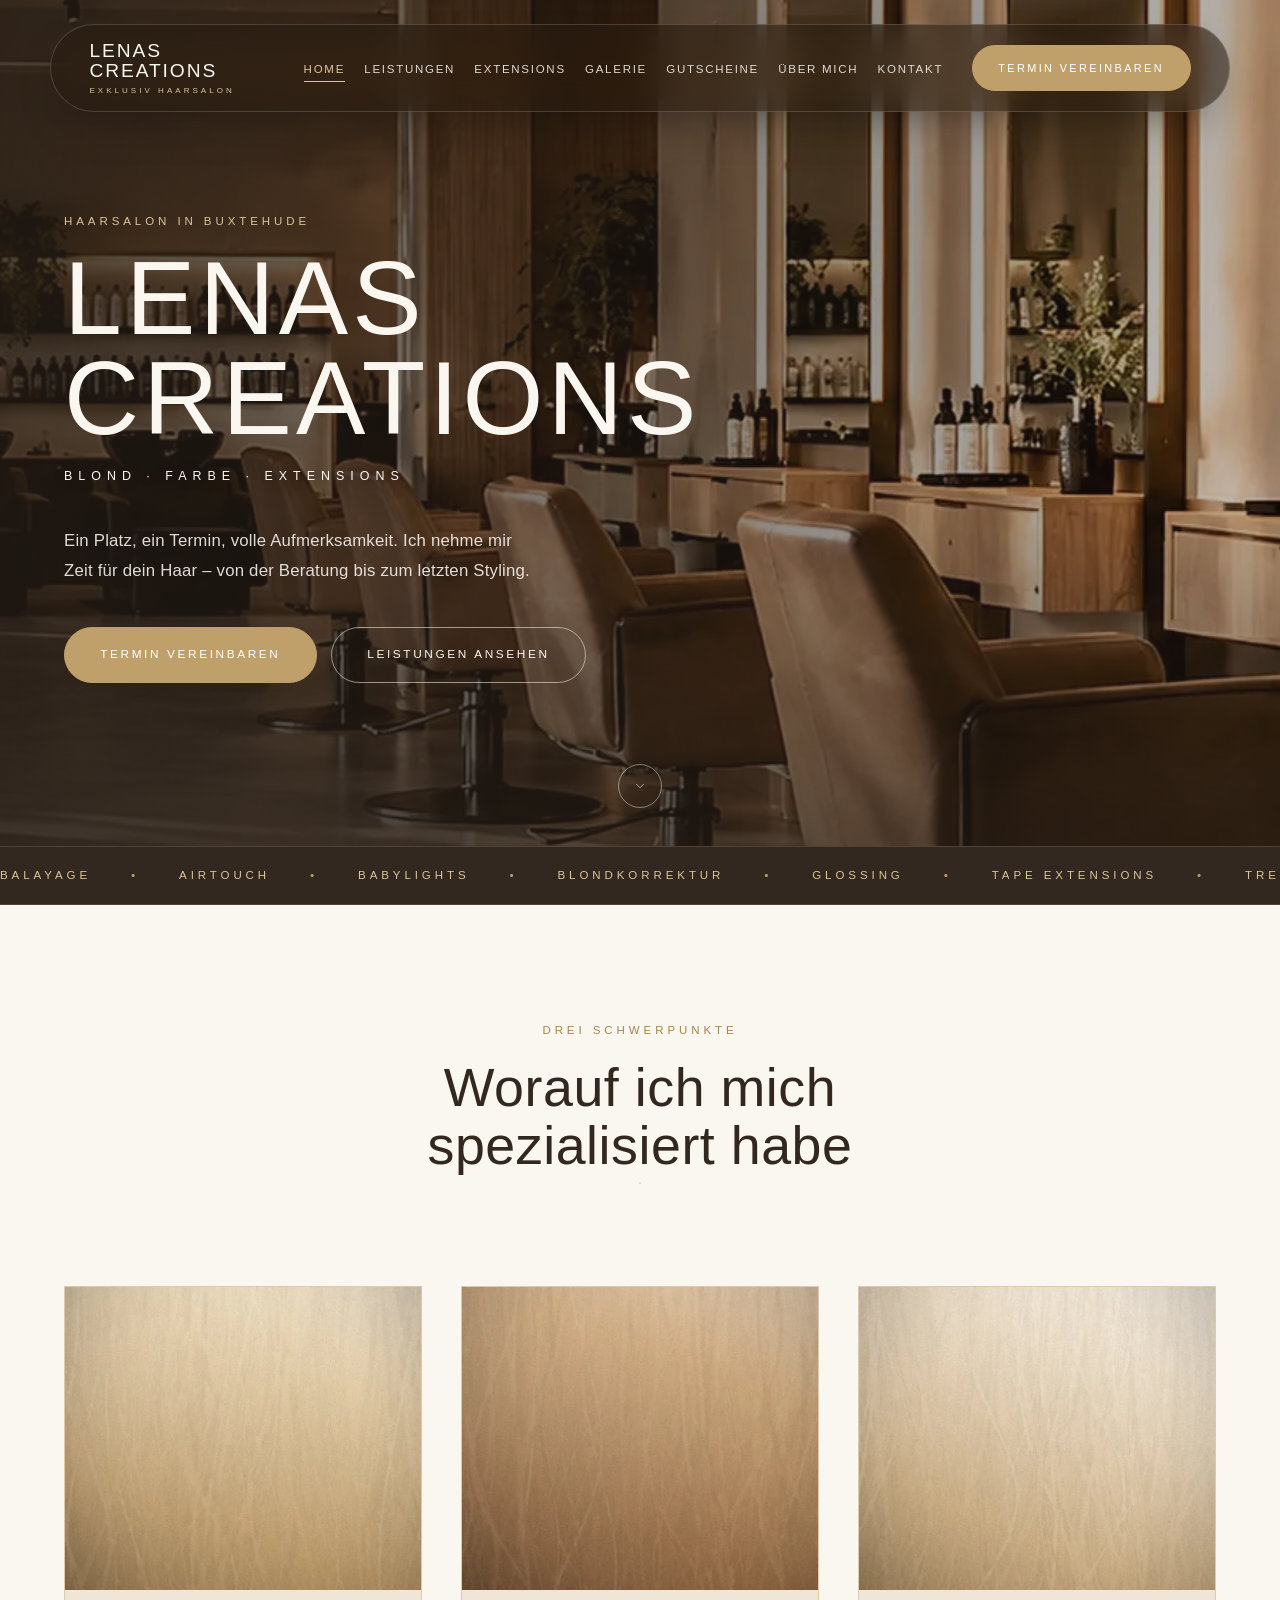
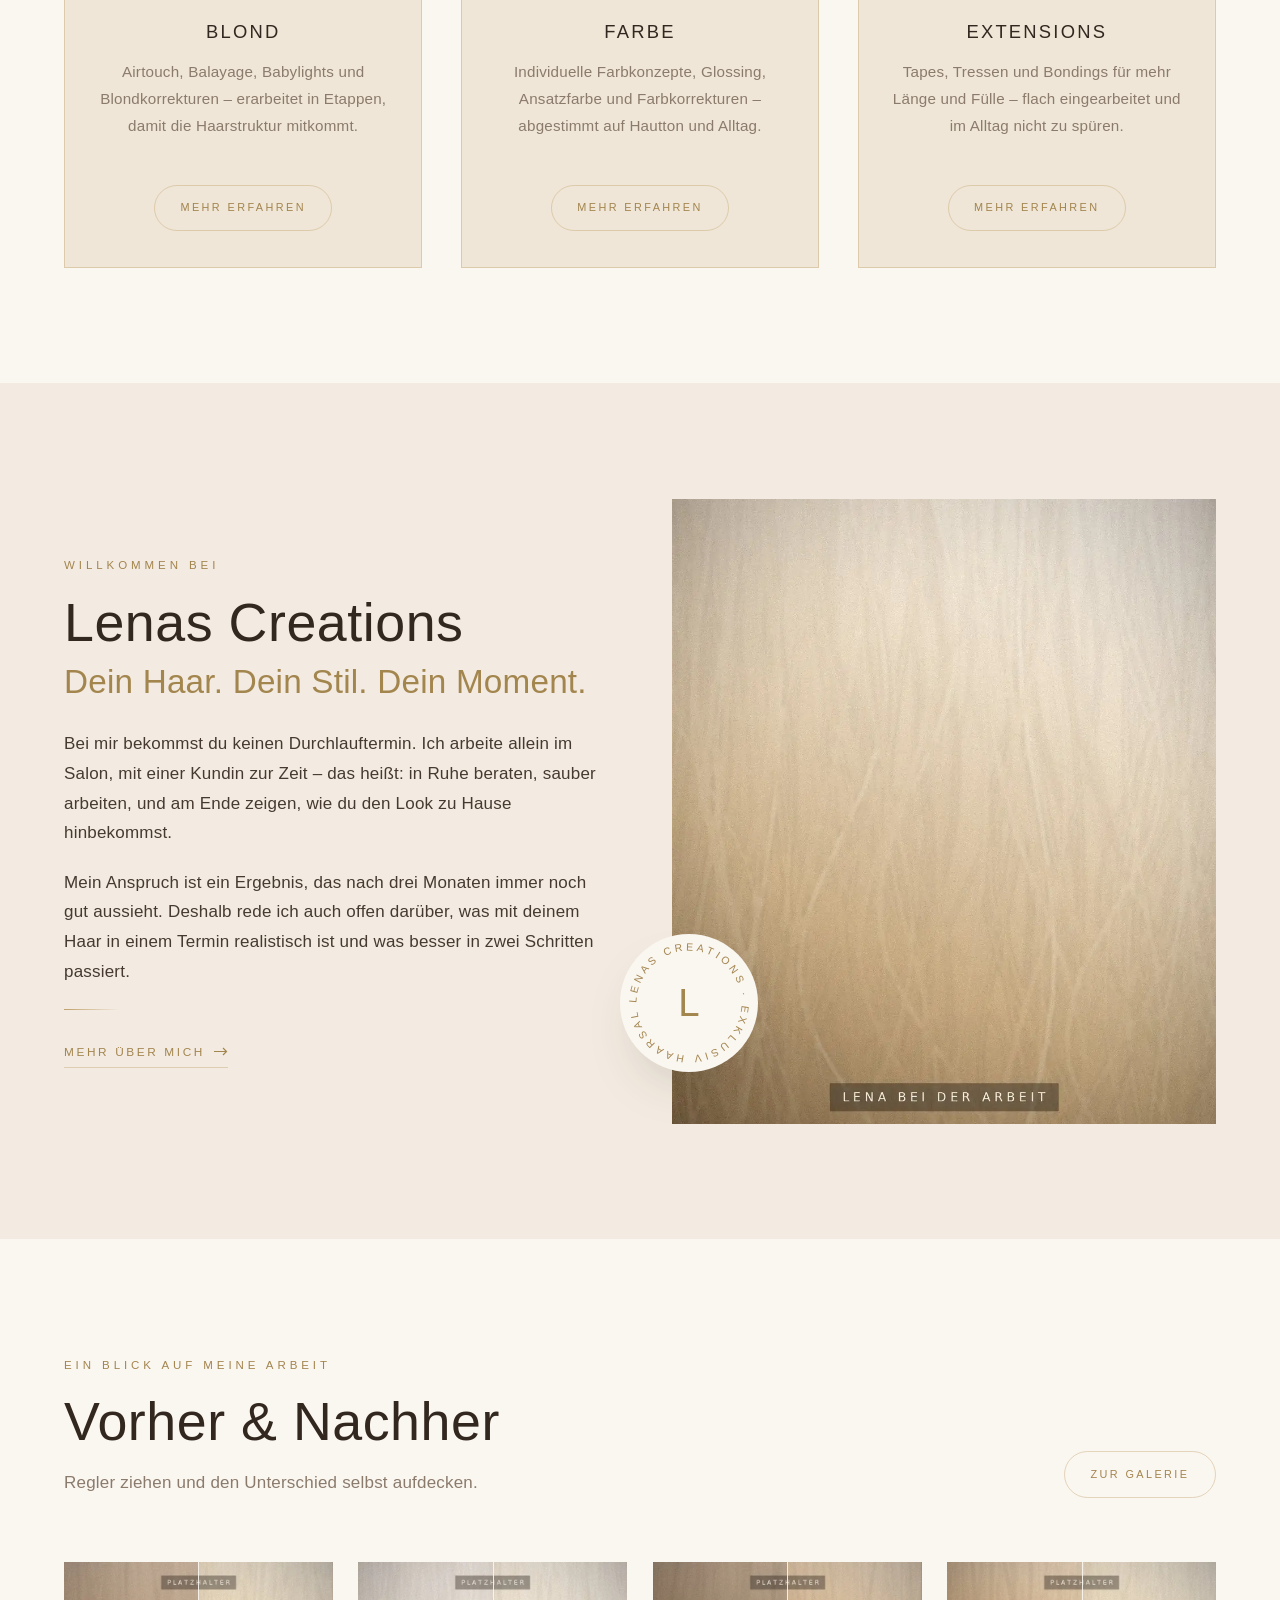
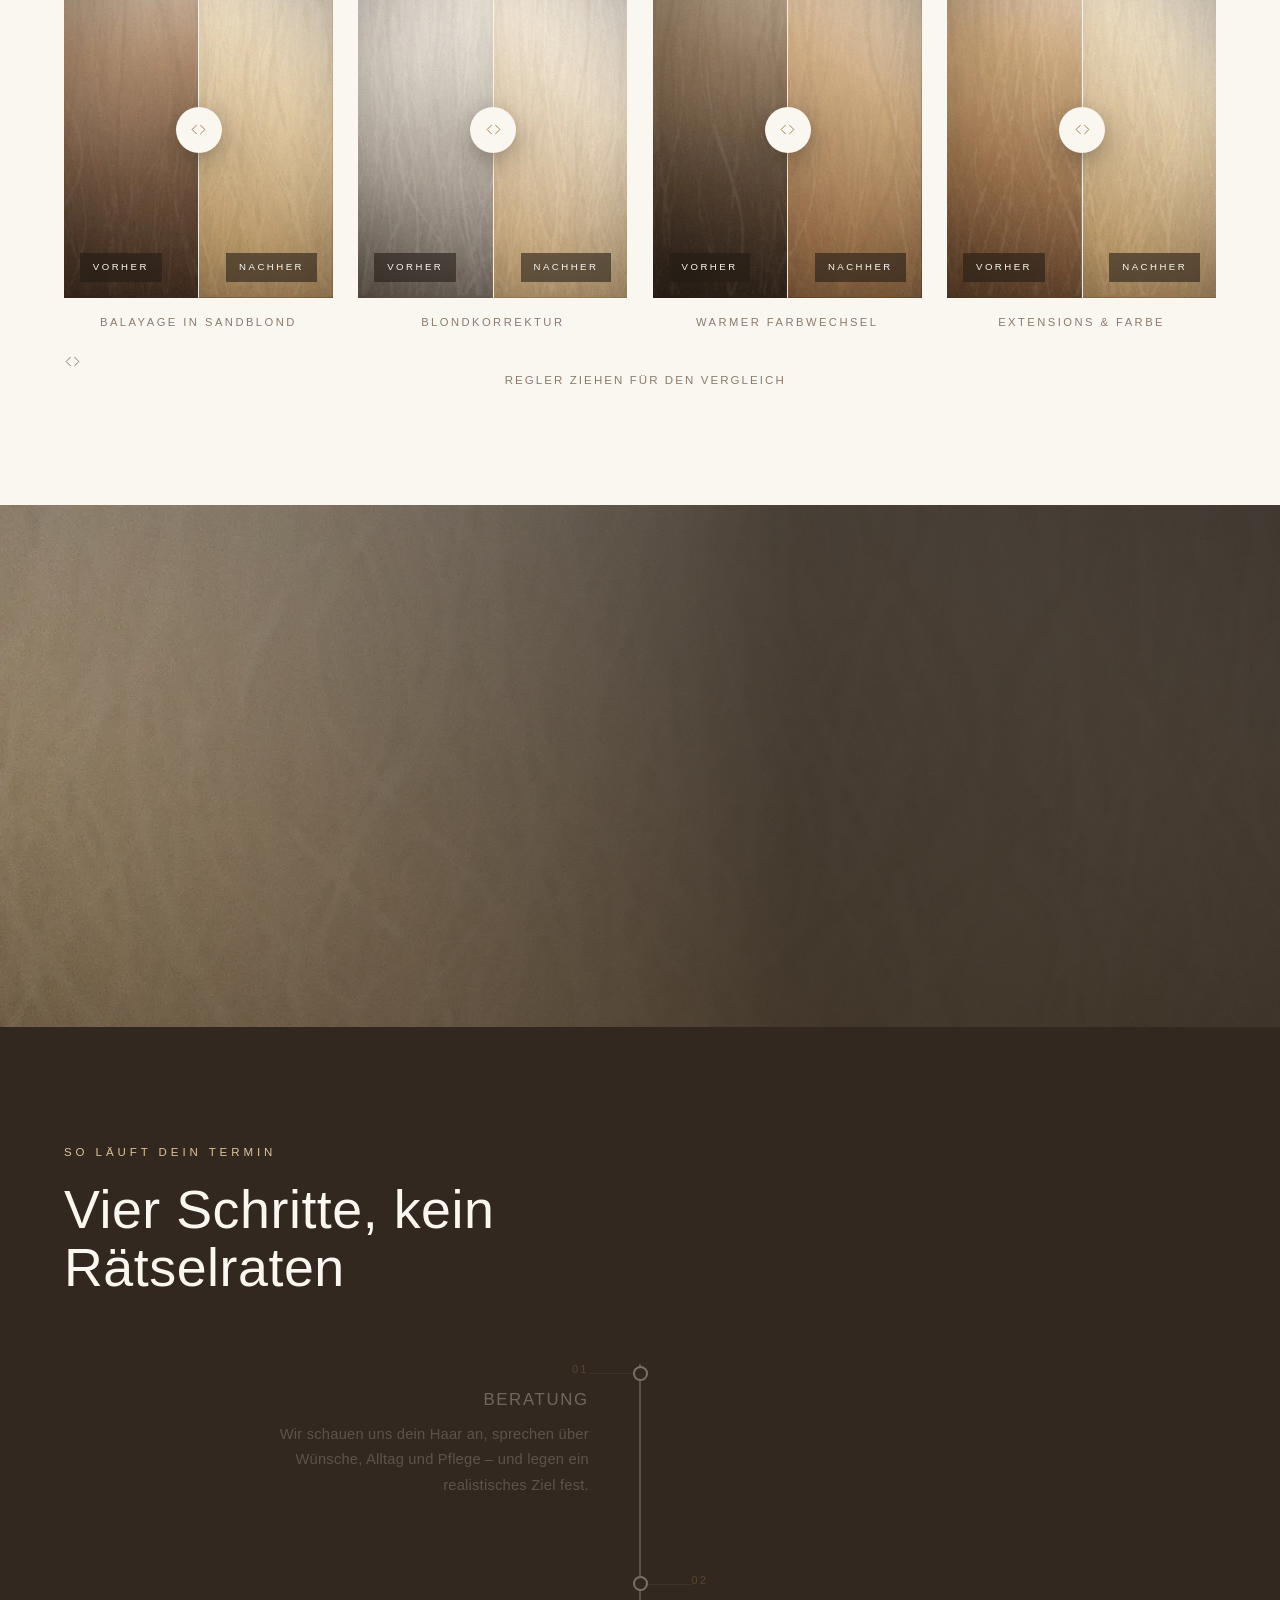
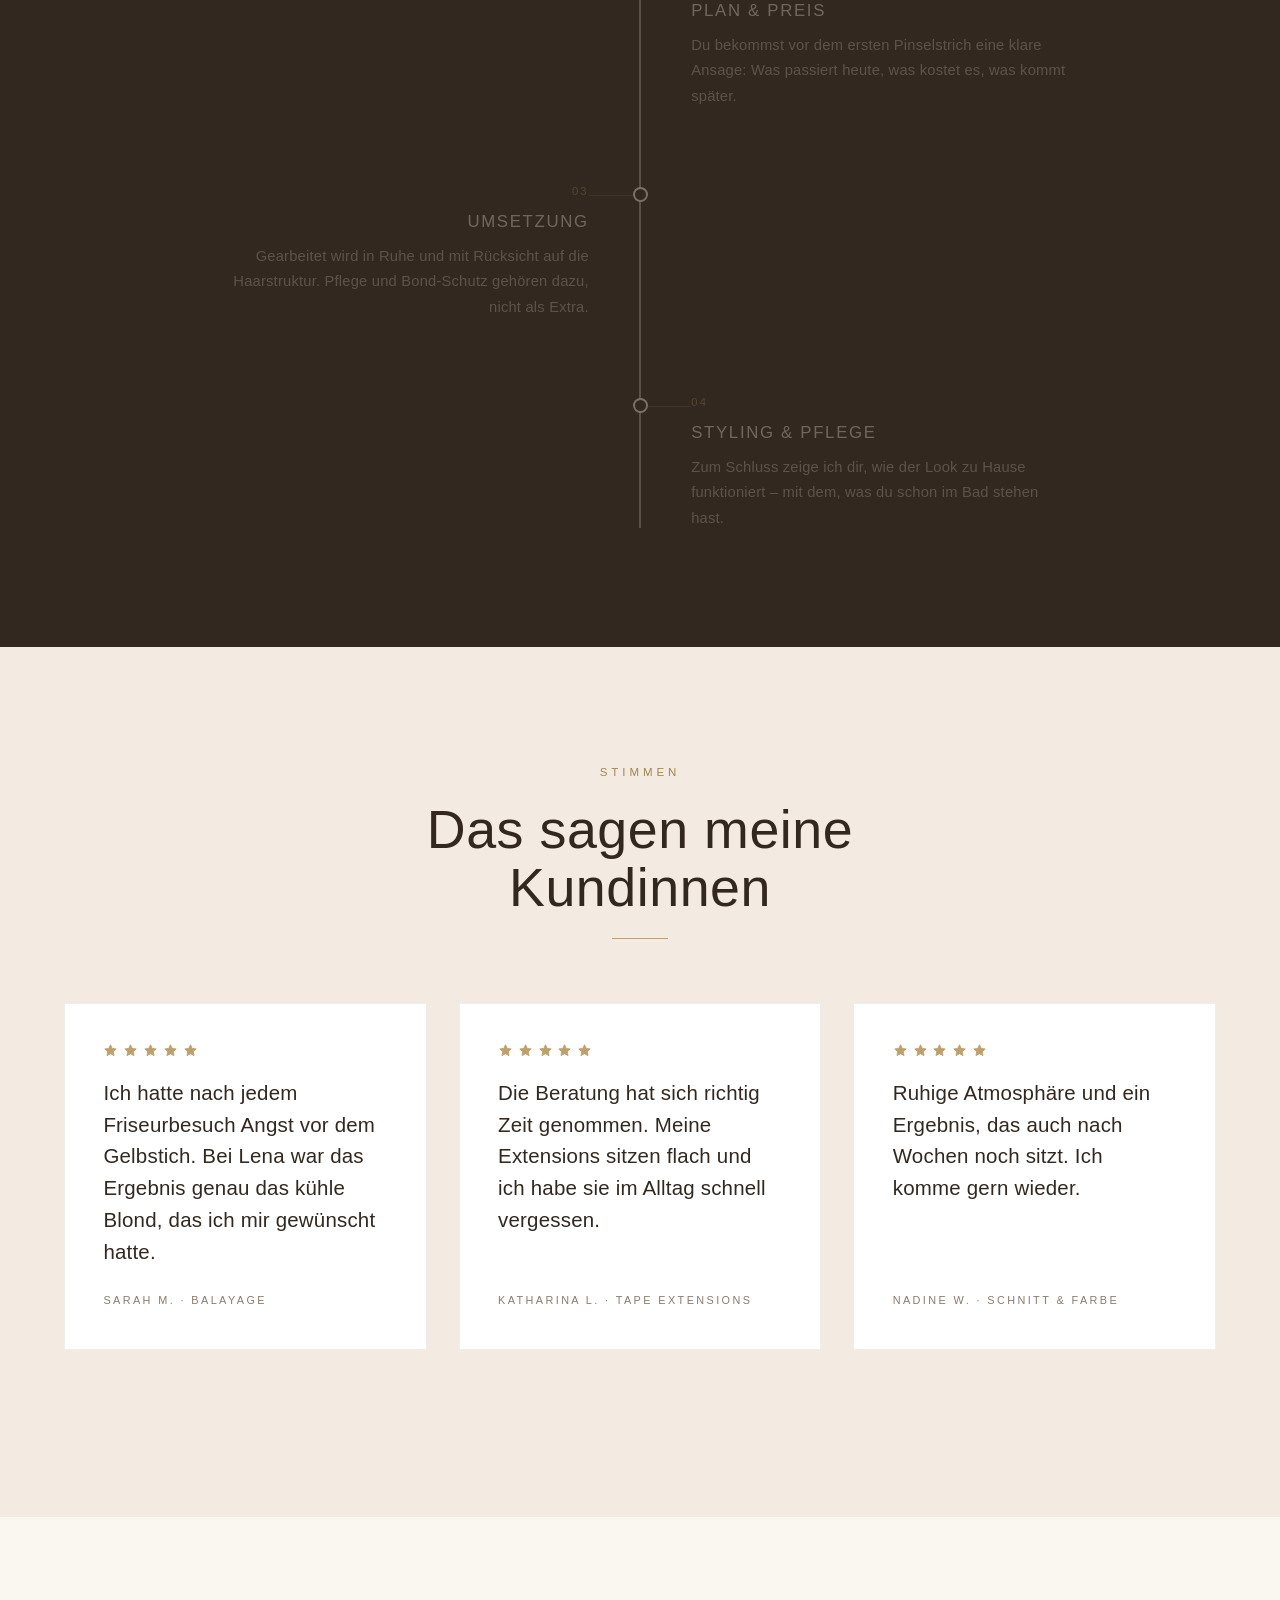
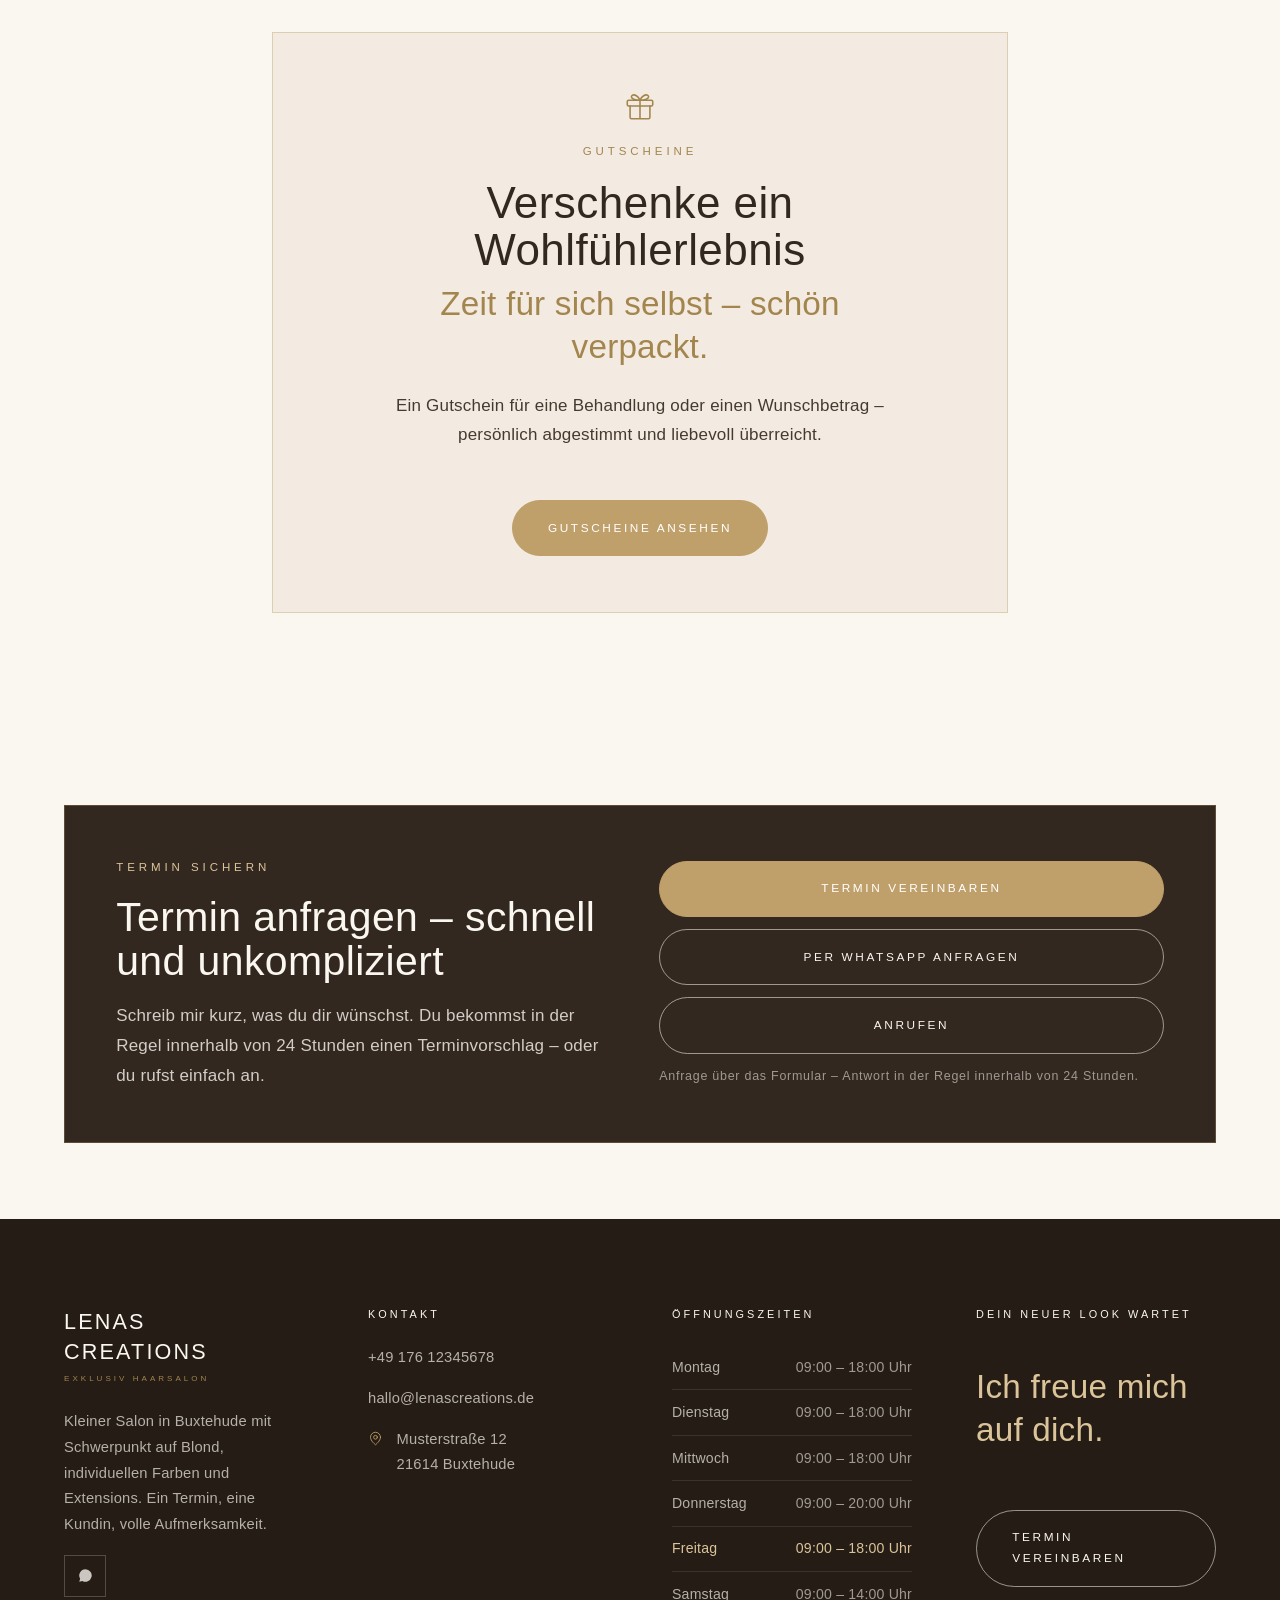
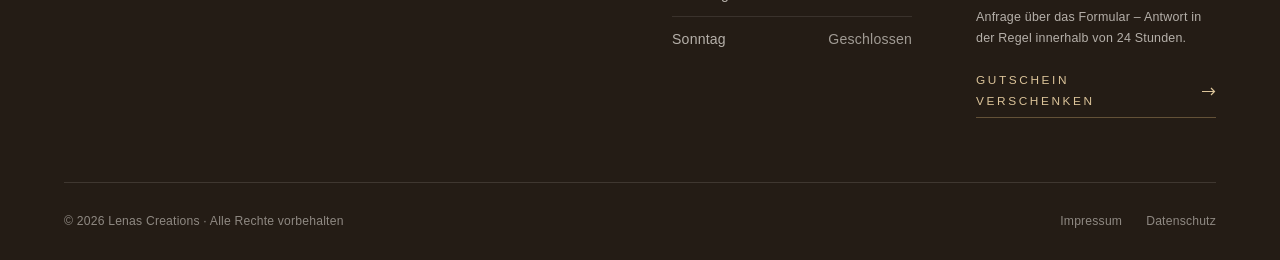
<file: index.html>
<!DOCTYPE html>
<html lang="de">
<head>
<meta charset="utf-8">
<meta name="viewport" content="width=device-width, initial-scale=1">
<title>Lenas Creations – Haarsalon in Buxtehude: Blond &amp; Extensions</title>
<meta name="description" content="Lenas Creations: Haarsalon in Buxtehude mit Schwerpunkt Blond, Farbe und Extensions. Ein Termin, eine Kundin, volle Aufmerksamkeit – jetzt Termin anfragen.">
<link rel="canonical" href="https://www.lenascreations.de/">
<meta name="theme-color" content="#33281F">
<meta name="robots" content="index, follow">

<meta property="og:type" content="website">
<meta property="og:locale" content="de_DE">
<meta property="og:site_name" content="Lenas Creations">
<meta property="og:title" content="Lenas Creations – Haarsalon in Buxtehude: Blond &amp; Extensions">
<meta property="og:description" content="Lenas Creations: Haarsalon in Buxtehude mit Schwerpunkt Blond, Farbe und Extensions. Ein Termin, eine Kundin, volle Aufmerksamkeit – jetzt Termin anfragen.">
<meta property="og:url" content="https://www.lenascreations.de/">
<meta property="og:image" content="https://www.lenascreations.de/images/og-image.jpg">
<meta name="twitter:card" content="summary_large_image">

<link rel="icon" href="favicon.svg" type="image/svg+xml">
<link rel="apple-touch-icon" href="favicon.svg">

<link rel="stylesheet" href="css/style.css">

<script type="application/ld+json">
{
  "@context": "https://schema.org",
  "@type": "HairSalon",
  "name": "Lenas Creations",
  "description": "Exklusiver Haarsalon in Buxtehude mit Schwerpunkt Blond, Farbe und Extensions.",
  "url": "https://www.lenascreations.de",
  "image": "https://www.lenascreations.de/images/og-image.jpg",
  "telephone": "+49 176 12345678",
  "email": "hallo@lenascreations.de",
  "priceRange": "€€",
  "currenciesAccepted": "EUR",
  "address": {
    "@type": "PostalAddress",
    "streetAddress": "Musterstraße 12",
    "postalCode": "21614",
    "addressLocality": "Buxtehude",
    "addressRegion": "Niedersachsen",
    "addressCountry": "DE"
  },
  "geo": { "@type": "GeoCoordinates", "latitude": 53.4667, "longitude": 9.7 },
  "areaServed": ["Buxtehude", "Stade", "Hamburg-Harburg", "Neu Wulmstorf", "Jork"],
  "openingHoursSpecification": [
    { "@type": "OpeningHoursSpecification", "dayOfWeek": ["Monday","Tuesday","Wednesday","Friday"], "opens": "09:00", "closes": "18:00" },
    { "@type": "OpeningHoursSpecification", "dayOfWeek": "Thursday", "opens": "09:00", "closes": "20:00" },
    { "@type": "OpeningHoursSpecification", "dayOfWeek": "Saturday", "opens": "09:00", "closes": "14:00" }
  ],
  "makesOffer": [
    { "@type": "Offer", "itemOffered": { "@type": "Service", "name": "Balayage & Airtouch" } },
    { "@type": "Offer", "itemOffered": { "@type": "Service", "name": "Individuelle Farbkonzepte" } },
    { "@type": "Offer", "itemOffered": { "@type": "Service", "name": "Haarverlängerung mit Extensions" } }
  ]
}
</script>
</head>
<body>
<a class="skip-link" href="#main">Zum Inhalt springen</a>

<header class="header">
  <div class="header__inner">
    <a class="brand" href="index.html" aria-label="Lenas Creations – zur Startseite">
      <span class="brand__mark">Lenas<br>Creations<span class="brand__sub">Exklusiv Haarsalon</span></span>
    </a>
    <nav class="nav" aria-label="Hauptmenü">
      <ul class="nav__list"><li><a class="nav__link" href="index.html" aria-current="page">Home</a></li><li><a class="nav__link" href="leistungen.html">Leistungen</a></li><li><a class="nav__link" href="extensions.html">Extensions</a></li><li><a class="nav__link" href="galerie.html">Galerie</a></li><li><a class="nav__link" href="gutscheine.html">Gutscheine</a></li><li><a class="nav__link" href="ueber-mich.html">Über mich</a></li><li><a class="nav__link" href="kontakt.html">Kontakt</a></li></ul>
    </nav>
    <div class="header__cta"><a class="btn btn--sm" data-booking href="kontakt.html#termin"><span>Termin vereinbaren</span><svg class="btn__ext" viewBox="0 0 12 12" fill="none" stroke="currentColor" stroke-width="1.3" stroke-linecap="round" stroke-linejoin="round" aria-hidden="true"><path d="M4.5 1.5h6v6"/><path d="M10.5 1.5 5 7"/><path d="M9 8v2.5h-7.5V3H4"/></svg></a></div>
    <button class="burger" type="button" aria-label="Menü öffnen" aria-expanded="false" aria-controls="mobile-nav">
      <span></span><span></span><span></span>
    </button>
  </div>
</header>

<div class="mobile-nav" id="mobile-nav">
  <nav aria-label="Menü">
    <ul class="mobile-nav__list"><li><a href="index.html">Home</a></li><li><a href="leistungen.html">Leistungen</a></li><li><a href="extensions.html">Extensions</a></li><li><a href="galerie.html">Galerie</a></li><li><a href="gutscheine.html">Gutscheine</a></li><li><a href="ueber-mich.html">Über mich</a></li><li><a href="kontakt.html">Kontakt</a></li></ul>
  </nav>
  <div class="mobile-nav__foot">
    <a class="btn btn--block" data-booking href="kontakt.html#termin"><span>Termin vereinbaren</span><svg class="btn__ext" viewBox="0 0 12 12" fill="none" stroke="currentColor" stroke-width="1.3" stroke-linecap="round" stroke-linejoin="round" aria-hidden="true"><path d="M4.5 1.5h6v6"/><path d="M10.5 1.5 5 7"/><path d="M9 8v2.5h-7.5V3H4"/></svg></a>
    <a class="mobile-nav__meta" data-phone data-phone-text href="tel:"></a>
    <a class="mobile-nav__meta" data-mail data-mail-text href="mailto:"></a>
  </div>
</div>

<main id="main">

  <section class="hero">
    <div class="hero__media">
      <picture>
        <source media="(max-width: 700px)" type="image/webp" srcset="images/hero-mobile.webp">
        <source media="(max-width: 700px)" srcset="images/hero-mobile.jpg">
        <source type="image/webp" srcset="images/hero.webp">
        <img src="images/hero.jpg" alt="Heller, moderner Empfangs- und Stylingbereich im Salon von Lenas Creations" width="1920" height="1200" fetchpriority="high">
      </picture>
    </div>
    <div class="hero__inner">
      <div class="hero__body">
        <span class="eyebrow hero__eyebrow">Haarsalon in Buxtehude</span>
        <h1 class="hero__title"><span>Lenas</span> <span>Creations</span></h1>
        <p class="hero__sub">Blond &middot; Farbe &middot; Extensions</p>
        <p class="hero__claim">
          Ein Platz, ein Termin, volle Aufmerksamkeit. Ich nehme mir Zeit für dein Haar –
          von der Beratung bis zum letzten Styling.
        </p>
        <div class="hero__actions">
          <a class="btn " data-booking href="kontakt.html#termin"><span>Termin vereinbaren</span><svg class="btn__ext" viewBox="0 0 12 12" fill="none" stroke="currentColor" stroke-width="1.3" stroke-linecap="round" stroke-linejoin="round" aria-hidden="true"><path d="M4.5 1.5h6v6"/><path d="M10.5 1.5 5 7"/><path d="M9 8v2.5h-7.5V3H4"/></svg></a>
          <a class="btn btn--light" href="leistungen.html">Leistungen ansehen</a>
        </div>
      </div>
    </div>
    <a class="hero__scroll" href="#leistungen" aria-label="Weiter zu den Leistungen"><svg width="14" height="14" viewBox="0 0 24 24" fill="none" stroke="currentColor" stroke-width="1.4" stroke-linecap="round" aria-hidden="true"><path d="m6 9 6 6 6-6"/></svg></a>
  </section>

  <div class="marquee" aria-hidden="true">
    <div class="marquee__track">
      <span>Balayage<i class="marquee__dot">&bull;</i>Airtouch<i class="marquee__dot">&bull;</i>Babylights<i class="marquee__dot">&bull;</i>Blondkorrektur<i class="marquee__dot">&bull;</i>Glossing<i class="marquee__dot">&bull;</i>Tape Extensions<i class="marquee__dot">&bull;</i>Tressen<i class="marquee__dot">&bull;</i>Bondings<i class="marquee__dot">&bull;</i>Olaplex<i class="marquee__dot">&bull;</i>Brautstyling<i class="marquee__dot">&bull;</i></span>
      <span>Balayage<i class="marquee__dot">&bull;</i>Airtouch<i class="marquee__dot">&bull;</i>Babylights<i class="marquee__dot">&bull;</i>Blondkorrektur<i class="marquee__dot">&bull;</i>Glossing<i class="marquee__dot">&bull;</i>Tape Extensions<i class="marquee__dot">&bull;</i>Tressen<i class="marquee__dot">&bull;</i>Bondings<i class="marquee__dot">&bull;</i>Olaplex<i class="marquee__dot">&bull;</i>Brautstyling<i class="marquee__dot">&bull;</i></span>
    </div>
  </div>

  <section class="section" id="leistungen">
    <div class="wrap">
      <div class="section-head section-head--center section-head--branch reveal">
        <span class="eyebrow">Drei Schwerpunkte</span>
        <h2>Worauf ich mich spezialisiert habe</h2>
      </div>

      <div class="branch" data-branch aria-hidden="true">
        <svg class="branch__svg" viewBox="0 0 300 100">
          <path class="branch__path" d="M150 1 L150 100"/>
          <path class="branch__path" d="M150 1 C150 70 50 62 50 100"/>
          <path class="branch__path" d="M150 1 C150 70 250 62 250 100"/>
        </svg>
        <span class="branch__dot"></span>
        <span class="branch__dot"></span>
        <span class="branch__dot"></span>
      </div>

      <div class="service-grid">

        <article class="service-card reveal" data-delay="1">
          <div class="service-card__media">
            <picture><source type="image/webp" srcset="images/leistung-blond.webp"><img src="images/leistung-blond.jpg" alt="Blonde Balayage mit weichen Übergängen" loading="lazy" width="900" height="1100"></picture>
          </div>
          <div class="service-card__body">
            <h3>Blond</h3>
            <p>Airtouch, Balayage, Babylights und Blondkorrekturen – erarbeitet in Etappen, damit die Haarstruktur mitkommt.</p>
            <div class="service-card__foot"><a class="btn btn--outline btn--sm" href="leistungen.html#blond">Mehr erfahren</a></div>
          </div>
        </article>

        <article class="service-card reveal" data-delay="2">
          <div class="service-card__media">
            <picture><source type="image/webp" srcset="images/leistung-farbe.webp"><img src="images/leistung-farbe.jpg" alt="Warme Haarfarbe in Karamelltönen" loading="lazy" width="900" height="1100"></picture>
          </div>
          <div class="service-card__body">
            <h3>Farbe</h3>
            <p>Individuelle Farbkonzepte, Glossing, Ansatzfarbe und Farbkorrekturen – abgestimmt auf Hautton und Alltag.</p>
            <div class="service-card__foot"><a class="btn btn--outline btn--sm" href="leistungen.html#farbe">Mehr erfahren</a></div>
          </div>
        </article>

        <article class="service-card reveal" data-delay="3">
          <div class="service-card__media">
            <picture><source type="image/webp" srcset="images/leistung-extensions.webp"><img src="images/leistung-extensions.jpg" alt="Einarbeiten von Tape Extensions" loading="lazy" width="900" height="1100"></picture>
          </div>
          <div class="service-card__body">
            <h3>Extensions</h3>
            <p>Tapes, Tressen und Bondings für mehr Länge und Fülle – flach eingearbeitet und im Alltag nicht zu spüren.</p>
            <div class="service-card__foot"><a class="btn btn--outline btn--sm" href="extensions.html">Mehr erfahren</a></div>
          </div>
        </article>

      </div>
    </div>
  </section>

  <section class="section section--sand">
    <div class="wrap">
      <div class="split">
        <div class="split__body reveal">
          <span class="eyebrow">Willkommen bei</span>
          <h2>Lenas Creations</h2>
          <p class="script" style="margin:.6rem 0 1.6rem">Dein Haar. Dein Stil. Dein Moment.</p>
          <p>
            Bei mir bekommst du keinen Durchlauftermin. Ich arbeite allein im Salon, mit einer Kundin
            zur Zeit – das heißt: in Ruhe beraten, sauber arbeiten, und am Ende zeigen, wie du den
            Look zu Hause hinbekommst.
          </p>
          <p>
            Mein Anspruch ist ein Ergebnis, das nach drei Monaten immer noch gut aussieht.
            Deshalb rede ich auch offen darüber, was mit deinem Haar in einem Termin realistisch ist
            und was besser in zwei Schritten passiert.
          </p>
          <hr class="rule">
          <a class="link-arrow" href="ueber-mich.html">Mehr über mich <svg width="14" height="9" viewBox="0 0 14 9" fill="none" stroke="currentColor" stroke-width="1.2" aria-hidden="true"><path d="M0 4.5h12.5M9 1l3.5 3.5L9 8"/></svg></a>
        </div>

        <div class="split__media reveal" data-delay="2">
          <picture><source type="image/webp" srcset="images/lena-arbeit.webp"><img src="images/lena-arbeit.jpg" alt="Lena föhnt das Haar einer Kundin im Salon" loading="lazy" width="1200" height="1400"></picture>
          <div class="seal" aria-hidden="true">
            <svg class="seal__ring" viewBox="0 0 100 100">
              <defs><path id="sealpath" d="M50,50 m-38,0 a38,38 0 1,1 76,0 a38,38 0 1,1 -76,0"/></defs>
              <text><textPath href="#sealpath" startOffset="0%">Lenas Creations &middot; Exklusiv Haarsalon &middot; Buxtehude &middot; </textPath></text>
            </svg>
            <span class="seal__letter">L</span>
          </div>
        </div>
      </div>
    </div>
  </section>

  <section class="section">
    <div class="wrap">
      <div class="section-head section-head--split reveal">
        <div>
          <span class="eyebrow">Ein Blick auf meine Arbeit</span>
          <h2>Vorher &amp; Nachher</h2>
          <p style="margin-top:1.1rem;color:var(--muted)">
            Regler ziehen und den Unterschied selbst aufdecken.
          </p>
        </div>
        <a class="btn btn--outline btn--sm" href="galerie.html">Zur Galerie</a>
      </div>

      <div class="compare-strip reveal" data-delay="1">
        
<div>
  <div class="compare" style="--pos:50%">
    <picture><source type="image/webp" srcset="images/ba-1-vorher.webp"><img src="images/ba-1-vorher.jpg" alt="Balayage in Sandblond – Haar vor der Behandlung" loading="lazy" width="900" height="1100"></picture>
    <picture><source type="image/webp" srcset="images/ba-1-nachher.webp"><img class="compare__after" src="images/ba-1-nachher.jpg" alt="Balayage in Sandblond – Ergebnis nach der Behandlung" loading="lazy" width="900" height="1100"></picture>
    <span class="compare__tag compare__tag--before">Vorher</span>
    <span class="compare__tag compare__tag--after">Nachher</span>
    <span class="compare__handle"><span class="compare__knob"><svg width="17" height="17" viewBox="0 0 24 24" fill="none" stroke="currentColor" stroke-width="1.4" stroke-linecap="round" stroke-linejoin="round" aria-hidden="true"><path d="m9 6-6 6 6 6M15 6l6 6-6 6"/></svg></span></span>
    <label class="visually-hidden" for="cmp1">Vergleich Balayage in Sandblond</label>
    <input class="compare__range visually-hidden" id="cmp1" type="range" min="0" max="100" value="50">
  </div>
  <p class="compare__caption">Balayage in Sandblond</p>
</div>

<div>
  <div class="compare" style="--pos:50%">
    <picture><source type="image/webp" srcset="images/ba-2-vorher.webp"><img src="images/ba-2-vorher.jpg" alt="Blondkorrektur – Haar vor der Behandlung" loading="lazy" width="900" height="1100"></picture>
    <picture><source type="image/webp" srcset="images/ba-2-nachher.webp"><img class="compare__after" src="images/ba-2-nachher.jpg" alt="Blondkorrektur – Ergebnis nach der Behandlung" loading="lazy" width="900" height="1100"></picture>
    <span class="compare__tag compare__tag--before">Vorher</span>
    <span class="compare__tag compare__tag--after">Nachher</span>
    <span class="compare__handle"><span class="compare__knob"><svg width="17" height="17" viewBox="0 0 24 24" fill="none" stroke="currentColor" stroke-width="1.4" stroke-linecap="round" stroke-linejoin="round" aria-hidden="true"><path d="m9 6-6 6 6 6M15 6l6 6-6 6"/></svg></span></span>
    <label class="visually-hidden" for="cmp2">Vergleich Blondkorrektur</label>
    <input class="compare__range visually-hidden" id="cmp2" type="range" min="0" max="100" value="50">
  </div>
  <p class="compare__caption">Blondkorrektur</p>
</div>

<div>
  <div class="compare" style="--pos:50%">
    <picture><source type="image/webp" srcset="images/ba-3-vorher.webp"><img src="images/ba-3-vorher.jpg" alt="Warmer Farbwechsel – Haar vor der Behandlung" loading="lazy" width="900" height="1100"></picture>
    <picture><source type="image/webp" srcset="images/ba-3-nachher.webp"><img class="compare__after" src="images/ba-3-nachher.jpg" alt="Warmer Farbwechsel – Ergebnis nach der Behandlung" loading="lazy" width="900" height="1100"></picture>
    <span class="compare__tag compare__tag--before">Vorher</span>
    <span class="compare__tag compare__tag--after">Nachher</span>
    <span class="compare__handle"><span class="compare__knob"><svg width="17" height="17" viewBox="0 0 24 24" fill="none" stroke="currentColor" stroke-width="1.4" stroke-linecap="round" stroke-linejoin="round" aria-hidden="true"><path d="m9 6-6 6 6 6M15 6l6 6-6 6"/></svg></span></span>
    <label class="visually-hidden" for="cmp3">Vergleich Warmer Farbwechsel</label>
    <input class="compare__range visually-hidden" id="cmp3" type="range" min="0" max="100" value="50">
  </div>
  <p class="compare__caption">Warmer Farbwechsel</p>
</div>

<div>
  <div class="compare" style="--pos:50%">
    <picture><source type="image/webp" srcset="images/ba-4-vorher.webp"><img src="images/ba-4-vorher.jpg" alt="Extensions &amp; Farbe – Haar vor der Behandlung" loading="lazy" width="900" height="1100"></picture>
    <picture><source type="image/webp" srcset="images/ba-4-nachher.webp"><img class="compare__after" src="images/ba-4-nachher.jpg" alt="Extensions &amp; Farbe – Ergebnis nach der Behandlung" loading="lazy" width="900" height="1100"></picture>
    <span class="compare__tag compare__tag--before">Vorher</span>
    <span class="compare__tag compare__tag--after">Nachher</span>
    <span class="compare__handle"><span class="compare__knob"><svg width="17" height="17" viewBox="0 0 24 24" fill="none" stroke="currentColor" stroke-width="1.4" stroke-linecap="round" stroke-linejoin="round" aria-hidden="true"><path d="m9 6-6 6 6 6M15 6l6 6-6 6"/></svg></span></span>
    <label class="visually-hidden" for="cmp4">Vergleich Extensions &amp; Farbe</label>
    <input class="compare__range visually-hidden" id="cmp4" type="range" min="0" max="100" value="50">
  </div>
  <p class="compare__caption">Extensions &amp; Farbe</p>
</div>

      </div>

      <p class="compare-hint"><svg width="17" height="17" viewBox="0 0 24 24" fill="none" stroke="currentColor" stroke-width="1.4" stroke-linecap="round" stroke-linejoin="round" aria-hidden="true"><path d="m9 6-6 6 6 6M15 6l6 6-6 6"/></svg> &nbsp; Regler ziehen für den Vergleich</p>
    </div>
  </section>

  <section class="band">
    <div class="band__media">
      <picture><source type="image/webp" srcset="images/extensions-hero.webp"><img src="images/extensions-hero.jpg" alt="Detailaufnahme beim Einarbeiten von Extensions" loading="lazy" width="1600" height="1000"></picture>
    </div>
    <div class="band__inner">
      <div class="band__body reveal">
        <span class="eyebrow">Extensions</span>
        <h2>Traumhaar, das sich wie deines anfühlt.</h2>
        <p>
          Hochwertiges Echthaar, farblich exakt eingemischt und so gesetzt, dass die Ansätze
          beim Hochstecken nicht durchblitzen. Inklusive Pflegeplan und festem Termin fürs Hochsetzen.
        </p>
        <a class="btn btn--light" href="extensions.html">Mehr über Extensions</a>
      </div>
    </div>
  </section>

  <section class="section section--dark">
    <div class="wrap">
      <div class="section-head reveal">
        <span class="eyebrow">So läuft dein Termin</span>
        <h2>Vier Schritte, kein Rätselraten</h2>
      </div>
      <div class="timeline" data-timeline>
        <div class="timeline__line" aria-hidden="true">
          <span class="timeline__fill" data-timeline-fill></span>
        </div>
        <ol class="timeline__list">
          <li class="timeline__item">
            <span class="timeline__node" aria-hidden="true"></span>
            <div class="timeline__card">
              <span class="timeline__num">01</span>
              <h3>Beratung</h3>
              <p>Wir schauen uns dein Haar an, sprechen über Wünsche, Alltag und Pflege – und legen ein realistisches Ziel fest.</p>
            </div>
          </li>
          <li class="timeline__item">
            <span class="timeline__node" aria-hidden="true"></span>
            <div class="timeline__card">
              <span class="timeline__num">02</span>
              <h3>Plan &amp; Preis</h3>
              <p>Du bekommst vor dem ersten Pinselstrich eine klare Ansage: Was passiert heute, was kostet es, was kommt später.</p>
            </div>
          </li>
          <li class="timeline__item">
            <span class="timeline__node" aria-hidden="true"></span>
            <div class="timeline__card">
              <span class="timeline__num">03</span>
              <h3>Umsetzung</h3>
              <p>Gearbeitet wird in Ruhe und mit Rücksicht auf die Haarstruktur. Pflege und Bond-Schutz gehören dazu, nicht als Extra.</p>
            </div>
          </li>
          <li class="timeline__item">
            <span class="timeline__node" aria-hidden="true"></span>
            <div class="timeline__card">
              <span class="timeline__num">04</span>
              <h3>Styling &amp; Pflege</h3>
              <p>Zum Schluss zeige ich dir, wie der Look zu Hause funktioniert – mit dem, was du schon im Bad stehen hast.</p>
            </div>
          </li>
        </ol>
      </div>
    </div>
  </section>

  <section class="section section--sand" data-testimonials hidden>
    <div class="wrap">
      <div class="section-head section-head--center reveal">
        <span class="eyebrow">Stimmen</span>
        <h2>Das sagen meine Kundinnen</h2>
        <hr class="rule rule--center">
      </div>
      <div class="tslider reveal">
        <div class="tslider__track" data-testimonials-track tabindex="0" role="region" aria-label="Kundenstimmen – mit den Pfeiltasten blättern"></div>
        <div class="tslider__nav" hidden>
          <button class="tslider__btn" type="button" data-slide="prev" aria-label="Vorherige Bewertung"><svg width="14" height="9" viewBox="0 0 14 9" fill="none" stroke="currentColor" stroke-width="1.2" aria-hidden="true"><path d="M14 4.5H1.5M5 1 1.5 4.5 5 8"/></svg></button>
          <button class="tslider__btn" type="button" data-slide="next" aria-label="Nächste Bewertung"><svg width="14" height="9" viewBox="0 0 14 9" fill="none" stroke="currentColor" stroke-width="1.2" aria-hidden="true"><path d="M0 4.5h12.5M9 1l3.5 3.5L9 8"/></svg></button>
        </div>
      </div>
      <p class="tslider__more"><a class="link-arrow" data-google-reviews href="#" target="_blank" rel="noopener" hidden>Alle Bewertungen auf Google <svg width="14" height="9" viewBox="0 0 14 9" fill="none" stroke="currentColor" stroke-width="1.2" aria-hidden="true"><path d="M0 4.5h12.5M9 1l3.5 3.5L9 8"/></svg></a></p>
    </div>
  </section>

  <section class="section">
    <div class="wrap">
      <div class="gift reveal">
        <span class="gift__icon" aria-hidden="true"><svg width="34" height="34" viewBox="0 0 24 24" fill="none" stroke="currentColor" stroke-width="1.1" stroke-linecap="round" stroke-linejoin="round"><rect x="3" y="8" width="18" height="4" rx="1"/><path d="M12 8v13M5 12v8a1 1 0 0 0 1 1h12a1 1 0 0 0 1-1v-8"/><path d="M12 8c-1-3-4-4.5-5.5-3.5S6.5 8 12 8zM12 8c1-3 4-4.5 5.5-3.5S17.5 8 12 8z"/></svg></span>
        <span class="eyebrow">Gutscheine</span>
        <h2>Verschenke ein Wohlfühlerlebnis</h2>
        <p class="script">Zeit für sich selbst – schön verpackt.</p>
        <p data-voucher-teaser>Ein Gutschein für eine Behandlung oder einen Wunschbetrag – persönlich abgestimmt und liebevoll überreicht.</p>
        <a class="btn" href="gutscheine.html">Gutscheine ansehen</a>
      </div>
    </div>
  </section>

  <section class="section section--sand" data-insta hidden>
    <div class="wrap">
      <div class="section-head section-head--center reveal">
        <span class="eyebrow">Instagram</span>
        <h2>Einblicke aus dem Salon</h2>
        <hr class="rule rule--center">
      </div>
      <ul class="insta-grid reveal" data-insta-grid></ul>
      <p class="insta-more"><a class="btn btn--outline" data-insta-link href="#" target="_blank" rel="noopener"><span>Folge mir auf Instagram</span><svg class="btn__ext" viewBox="0 0 12 12" fill="none" stroke="currentColor" stroke-width="1.3" stroke-linecap="round" stroke-linejoin="round" aria-hidden="true"><path d="M4.5 1.5h6v6"/><path d="M10.5 1.5 5 7"/><path d="M9 8v2.5h-7.5V3H4"/></svg></a></p>
    </div>
  </section>

  <section class="section section--tight">
    <div class="wrap">
      <div class="booking-panel reveal">
        <div>
          <span class="eyebrow">Termin sichern</span>
          <!-- Zwei Fassungen: mit Buchungslink (config.js) die Online-Buchung, sonst die Anfrage -->
          <h2 style="font-size:clamp(1.8rem,3.2vw,2.6rem)" data-if-booking hidden>Online buchen – rund um die Uhr</h2>
          <p style="margin-top:1.1rem" data-if-booking hidden>
            Freie Zeiten ansehen und direkt reservieren. Wer lieber schreibt oder anruft,
            erreicht mich natürlich auch weiterhin persönlich.
          </p>
          <h2 style="font-size:clamp(1.8rem,3.2vw,2.6rem)" data-if-no-booking>Termin anfragen – schnell und unkompliziert</h2>
          <p style="margin-top:1.1rem" data-if-no-booking>
            Schreib mir kurz, was du dir wünschst. Du bekommst in der Regel innerhalb von
            24 Stunden einen Terminvorschlag – oder du rufst einfach an.
          </p>
        </div>
        <div class="booking-panel__actions">
          <a class="btn btn--block" data-booking href="kontakt.html#termin"><span>Termin vereinbaren</span><svg class="btn__ext" viewBox="0 0 12 12" fill="none" stroke="currentColor" stroke-width="1.3" stroke-linecap="round" stroke-linejoin="round" aria-hidden="true"><path d="M4.5 1.5h6v6"/><path d="M10.5 1.5 5 7"/><path d="M9 8v2.5h-7.5V3H4"/></svg></a>
          <a class="btn btn--light btn--block" data-whatsapp href="#">Per WhatsApp anfragen</a>
          <a class="btn btn--light btn--block" data-phone href="tel:">Anrufen</a>
          <span class="booking-panel__meta" data-booking-note></span>
        </div>
      </div>
    </div>
  </section>

</main>

<footer class="footer">
  <div class="wrap">
    <div class="footer__grid">

      <div>
        <span class="brand__mark" style="font-size:1.35rem">Lenas<br>Creations<span class="brand__sub">Exklusiv Haarsalon</span></span>
        <p style="margin-top:1.6rem;font-size:.92rem;max-width:20rem">
          Kleiner Salon in Buxtehude mit Schwerpunkt auf Blond, individuellen Farben und Extensions.
          Ein Termin, eine Kundin, volle Aufmerksamkeit.
        </p>
        <div class="socials">
          <a data-instagram href="#" aria-label="Instagram" target="_blank" rel="noopener"><svg width="17" height="17" viewBox="0 0 24 24" fill="none" stroke="currentColor" stroke-width="1.4" aria-hidden="true"><rect x="3" y="3" width="18" height="18" rx="5"/><circle cx="12" cy="12" r="4"/><circle cx="17.5" cy="6.5" r="1" fill="currentColor" stroke="none"/></svg></a>
          <a data-facebook href="#" aria-label="Facebook" target="_blank" rel="noopener"><svg width="17" height="17" viewBox="0 0 24 24" fill="currentColor" aria-hidden="true"><path d="M14 9V7.5c0-.7.2-1.1 1.2-1.1H17V3.6A17 17 0 0 0 14.7 3.5C12.2 3.5 10.6 5 10.6 7.7V9H8.2v3h2.4v8h3.4v-8h2.4l.4-3H14z"/></svg></a>
          <a data-whatsapp href="#" aria-label="WhatsApp"><svg width="15" height="15" viewBox="0 0 24 24" fill="currentColor" aria-hidden="true"><path d="M17.5 14.4c-.3-.2-1.7-.9-2-1-.3-.1-.5-.1-.7.2l-.9 1.1c-.2.2-.3.2-.6.1a8 8 0 0 1-2.4-1.5 9 9 0 0 1-1.6-2.1c-.2-.3 0-.5.1-.6l.5-.6c.1-.2.2-.3.3-.5v-.5l-1-2.3c-.2-.6-.5-.5-.7-.5h-.6c-.2 0-.5.1-.8.4-.3.3-1 1-1 2.5s1.1 2.9 1.2 3.1c.2.2 2.2 3.3 5.3 4.6 2.6 1.1 3.2.9 3.7.8.6 0 1.7-.7 2-1.4.2-.7.2-1.3.2-1.4-.1-.2-.3-.2-.6-.4zM12 2a10 10 0 0 0-8.6 15.1L2 22l5-1.3A10 10 0 1 0 12 2z"/></svg></a>
        </div>
      </div>

      <div>
        <h3 class="footer__title">Kontakt</h3>
        <address class="footer__contact">
          <a data-phone data-phone-text href="tel:"><svg width="15" height="15" viewBox="0 0 24 24" fill="none" stroke="currentColor" stroke-width="1.4" stroke-linecap="round" stroke-linejoin="round" aria-hidden="true"><path d="M22 16.9v3a2 2 0 0 1-2.2 2 19.8 19.8 0 0 1-8.6-3.1 19.5 19.5 0 0 1-6-6A19.8 19.8 0 0 1 2.1 4.2 2 2 0 0 1 4.1 2h3a2 2 0 0 1 2 1.7c.1 1 .4 1.9.7 2.8a2 2 0 0 1-.4 2.1L8.1 9.9a16 16 0 0 0 6 6l1.3-1.3a2 2 0 0 1 2.1-.4c.9.3 1.8.6 2.8.7a2 2 0 0 1 1.7 2z"/></svg></a>
          <a data-mail data-mail-text href="mailto:"><svg width="15" height="15" viewBox="0 0 24 24" fill="none" stroke="currentColor" stroke-width="1.4" stroke-linecap="round" stroke-linejoin="round" aria-hidden="true"><rect x="2" y="4" width="20" height="16" rx="2"/><path d="m2 7 10 6 10-6"/></svg></a>
          <span><svg width="15" height="15" viewBox="0 0 24 24" fill="none" stroke="currentColor" stroke-width="1.4" stroke-linecap="round" stroke-linejoin="round" aria-hidden="true"><path d="M20 10c0 6-8 12-8 12s-8-6-8-12a8 8 0 0 1 16 0z"/><circle cx="12" cy="10" r="3"/></svg><span data-address></span></span>
        </address>
      </div>

      <div>
        <h3 class="footer__title">Öffnungszeiten</h3>
        <ul class="hours" data-hours></ul>
      </div>

      <div class="footer__cta">
        <h3 class="footer__title">Dein neuer Look wartet</h3>
        <p class="script">Ich freue mich auf dich.</p>
        <a class="btn btn--light" data-booking href="kontakt.html#termin"><span>Termin vereinbaren</span><svg class="btn__ext" viewBox="0 0 12 12" fill="none" stroke="currentColor" stroke-width="1.3" stroke-linecap="round" stroke-linejoin="round" aria-hidden="true"><path d="M4.5 1.5h6v6"/><path d="M10.5 1.5 5 7"/><path d="M9 8v2.5h-7.5V3H4"/></svg></a>
        <span class="footer__contact" style="font-size:.78rem" data-booking-note></span>
        <a class="link-arrow" href="gutscheine.html">Gutschein verschenken <svg width="14" height="9" viewBox="0 0 14 9" fill="none" stroke="currentColor" stroke-width="1.2" aria-hidden="true"><path d="M0 4.5h12.5M9 1l3.5 3.5L9 8"/></svg></a>
      </div>

    </div>

    <div class="footer__bottom">
      <span>© <span data-year>2026</span> Lenas Creations · Alle Rechte vorbehalten</span>
      <nav aria-label="Rechtliches">
        <a href="impressum.html">Impressum</a>
        <a href="datenschutz.html">Datenschutz</a>
      </nav>
    </div>
  </div>
</footer>

<div class="action-bar">
  <a data-phone href="tel:"><svg width="15" height="15" viewBox="0 0 24 24" fill="none" stroke="currentColor" stroke-width="1.4" stroke-linecap="round" stroke-linejoin="round" aria-hidden="true"><path d="M22 16.9v3a2 2 0 0 1-2.2 2 19.8 19.8 0 0 1-8.6-3.1 19.5 19.5 0 0 1-6-6A19.8 19.8 0 0 1 2.1 4.2 2 2 0 0 1 4.1 2h3a2 2 0 0 1 2 1.7c.1 1 .4 1.9.7 2.8a2 2 0 0 1-.4 2.1L8.1 9.9a16 16 0 0 0 6 6l1.3-1.3a2 2 0 0 1 2.1-.4c.9.3 1.8.6 2.8.7a2 2 0 0 1 1.7 2z"/></svg><span>Anrufen</span></a>
  <a data-whatsapp href="#"><svg width="15" height="15" viewBox="0 0 24 24" fill="currentColor" aria-hidden="true"><path d="M17.5 14.4c-.3-.2-1.7-.9-2-1-.3-.1-.5-.1-.7.2l-.9 1.1c-.2.2-.3.2-.6.1a8 8 0 0 1-2.4-1.5 9 9 0 0 1-1.6-2.1c-.2-.3 0-.5.1-.6l.5-.6c.1-.2.2-.3.3-.5v-.5l-1-2.3c-.2-.6-.5-.5-.7-.5h-.6c-.2 0-.5.1-.8.4-.3.3-1 1-1 2.5s1.1 2.9 1.2 3.1c.2.2 2.2 3.3 5.3 4.6 2.6 1.1 3.2.9 3.7.8.6 0 1.7-.7 2-1.4.2-.7.2-1.3.2-1.4-.1-.2-.3-.2-.6-.4zM12 2a10 10 0 0 0-8.6 15.1L2 22l5-1.3A10 10 0 1 0 12 2z"/></svg><span>WhatsApp</span></a>
  <a class="is-primary" data-booking href="kontakt.html#termin"><svg width="15" height="15" viewBox="0 0 24 24" fill="none" stroke="currentColor" stroke-width="1.4" stroke-linecap="round" aria-hidden="true"><rect x="3" y="5" width="18" height="16" rx="2"/><path d="M3 10h18M8 3v4M16 3v4"/></svg><span>Termin</span></a>
</div>

<script src="js/config.js"></script>
<script src="js/main.js"></script>
</body>
</html>
</file>
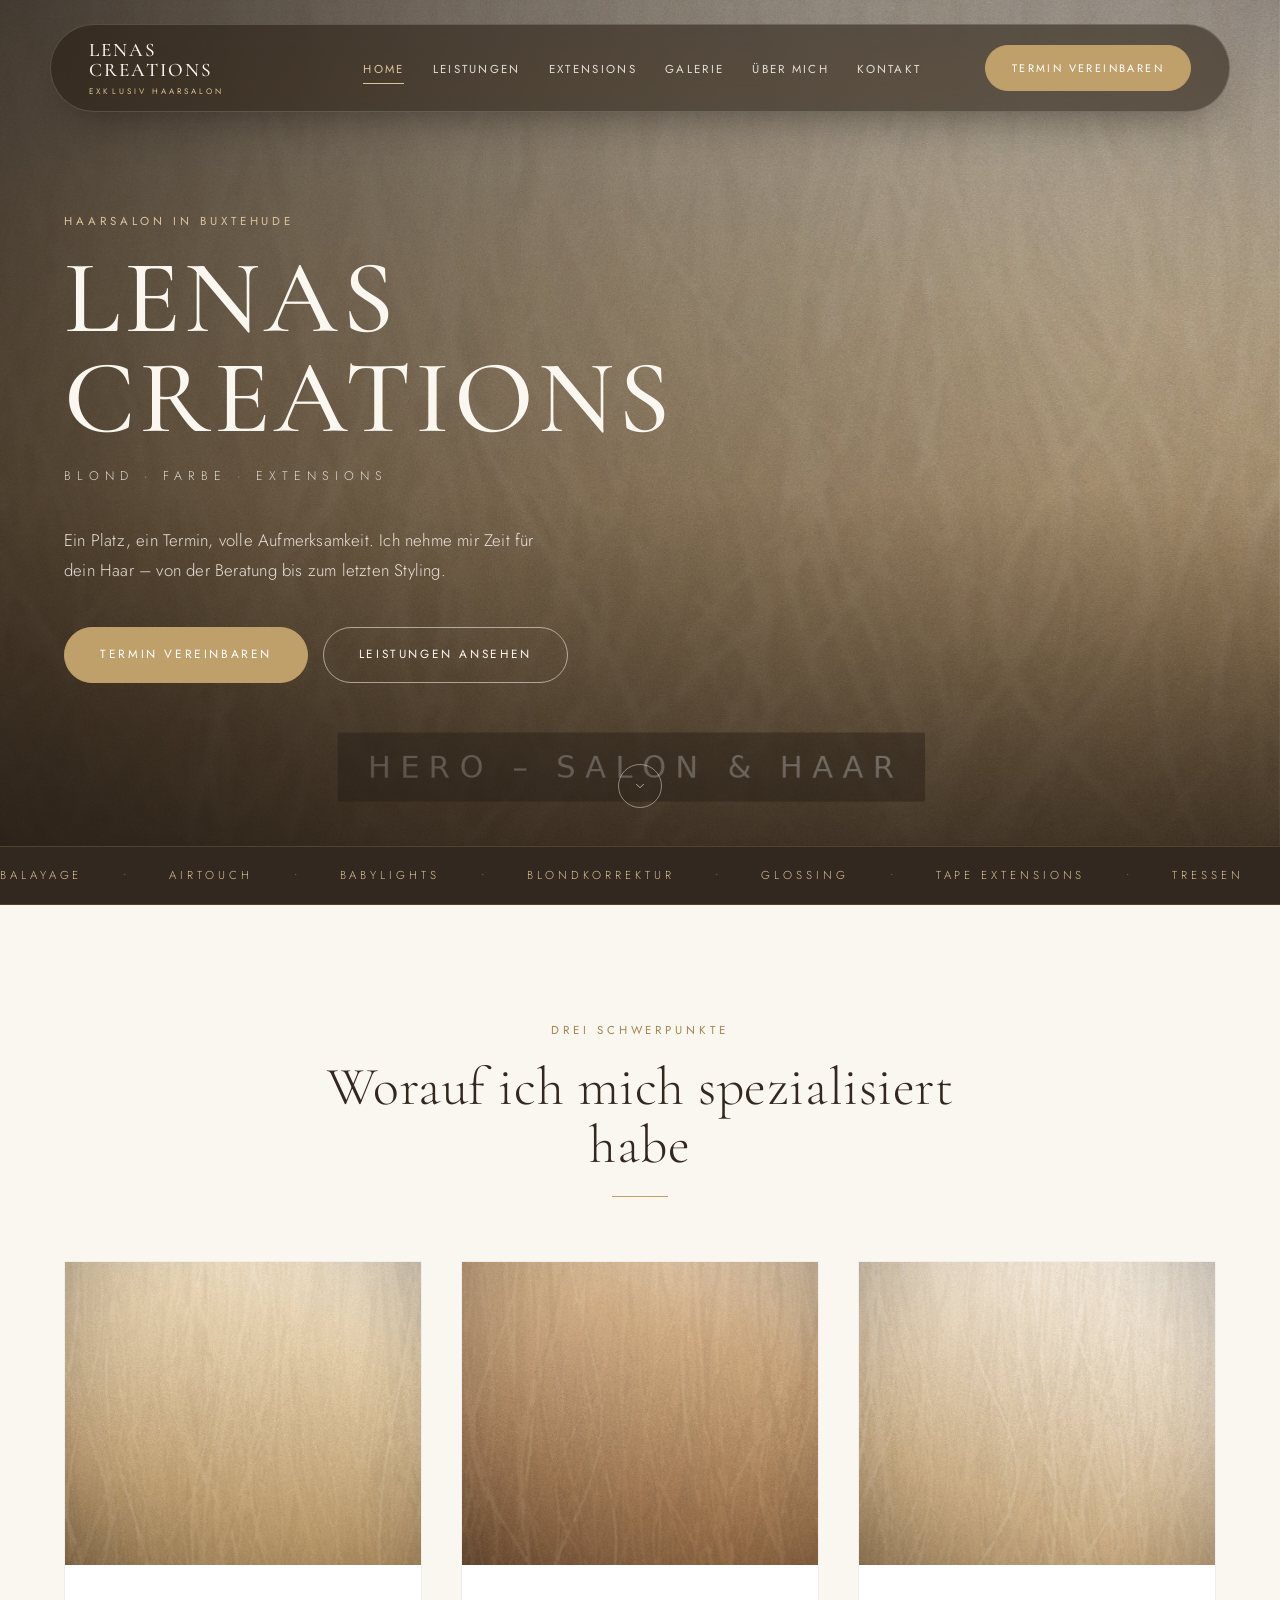
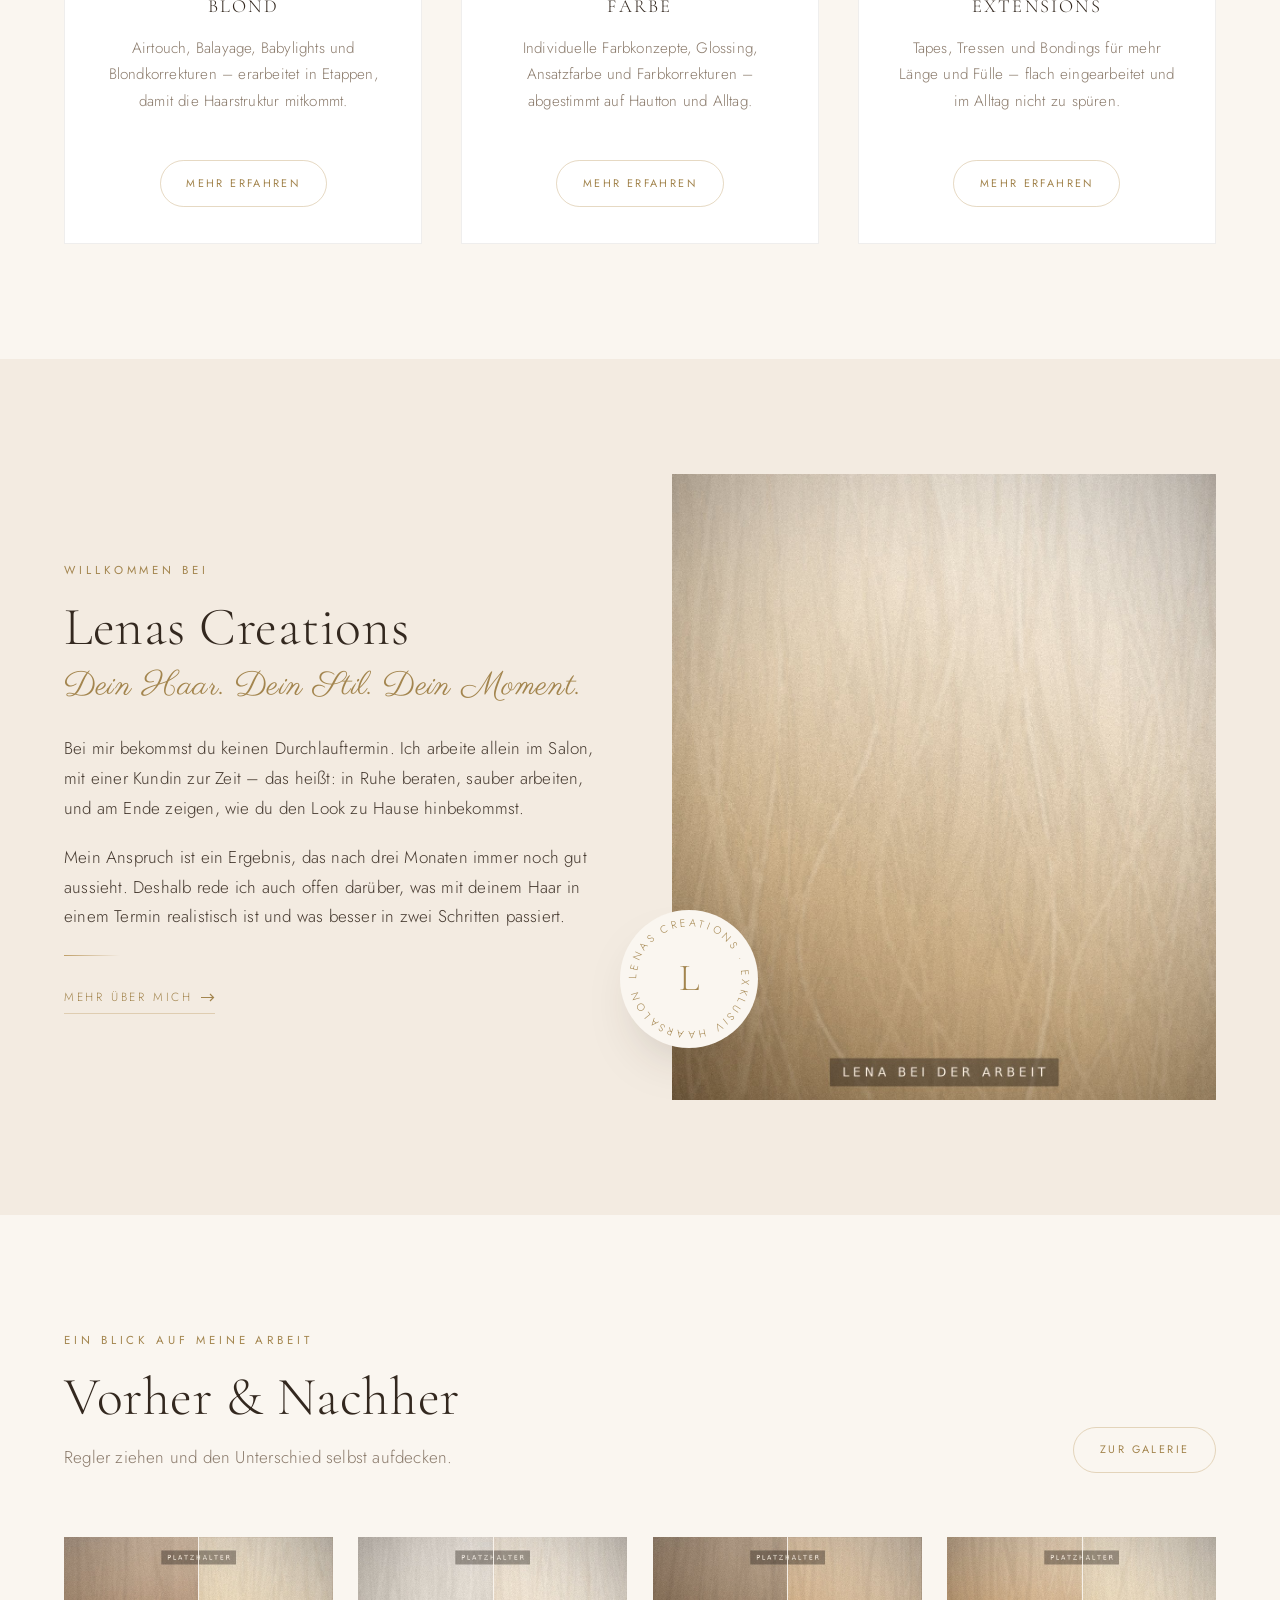
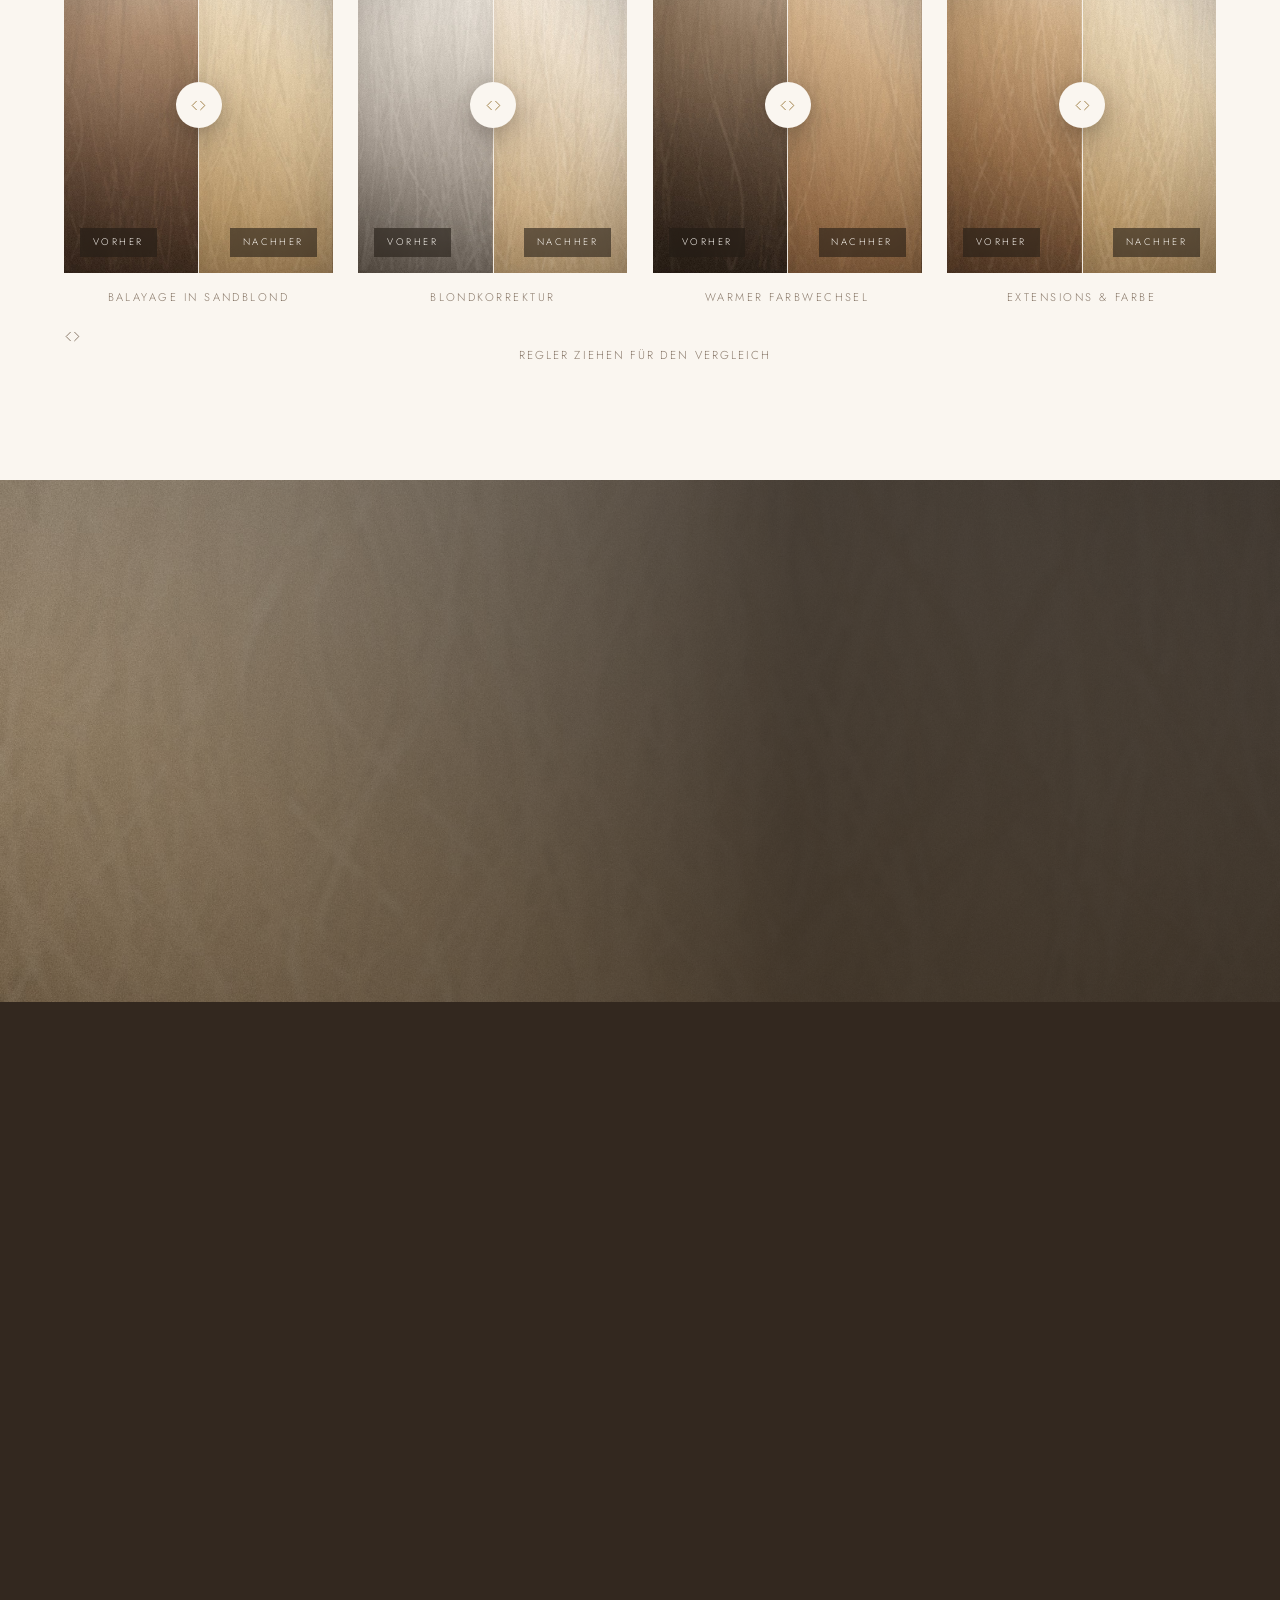
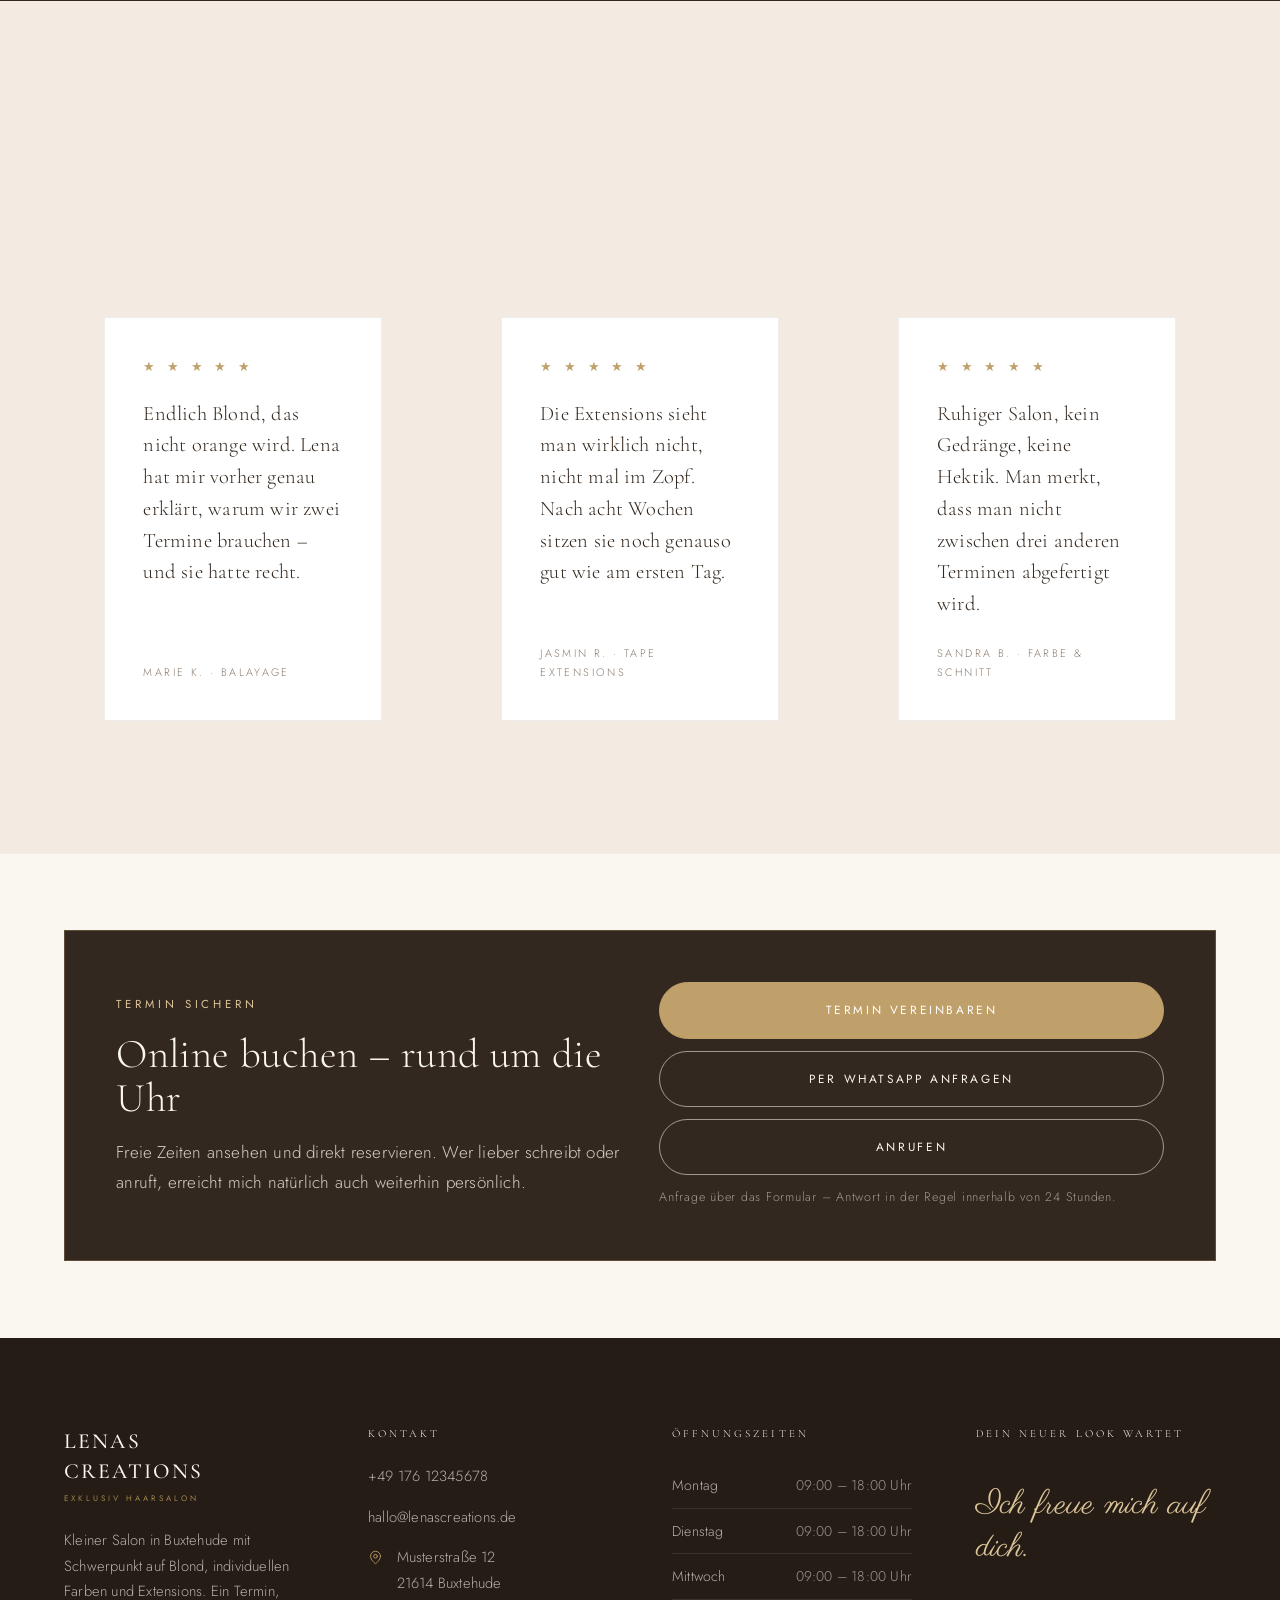
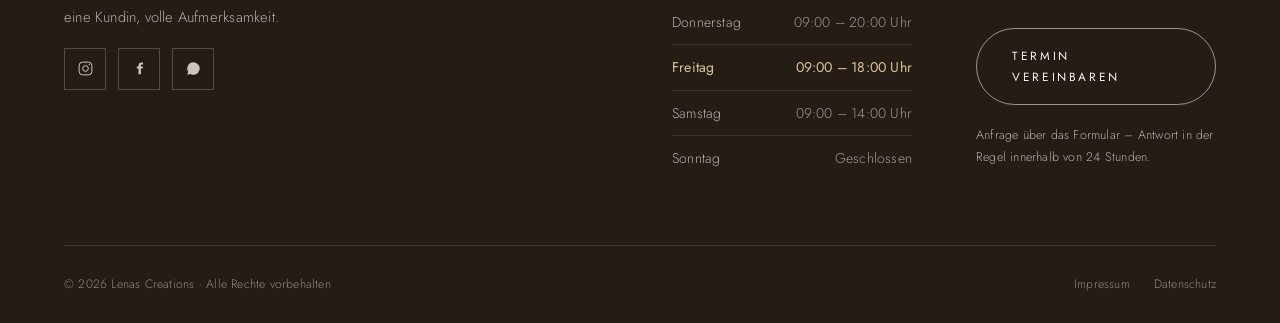
<file: lenas-creations/index.html>
<!DOCTYPE html>
<html lang="de">
<head>
<meta charset="utf-8">
<meta name="viewport" content="width=device-width, initial-scale=1">
<title>Lenas Creations – Exklusiv Haarsalon in Buxtehude | Blond, Farbe & Extensions</title>
<meta name="description" content="Haarsalon in Buxtehude mit Schwerpunkt auf Blond, individuellen Farbkonzepten und Extensions. Ein Termin, eine Kundin, volle Aufmerksamkeit. Jetzt Termin sichern.">
<link rel="canonical" href="https://www.lenascreations.de/index.html">
<meta name="theme-color" content="#33281F">
<meta name="robots" content="index, follow">

<meta property="og:type" content="website">
<meta property="og:locale" content="de_DE">
<meta property="og:site_name" content="Lenas Creations">
<meta property="og:title" content="Lenas Creations – Exklusiv Haarsalon in Buxtehude | Blond, Farbe & Extensions">
<meta property="og:description" content="Haarsalon in Buxtehude mit Schwerpunkt auf Blond, individuellen Farbkonzepten und Extensions. Ein Termin, eine Kundin, volle Aufmerksamkeit. Jetzt Termin sichern.">
<meta property="og:url" content="https://www.lenascreations.de/index.html">
<meta property="og:image" content="https://www.lenascreations.de/images/og-image.jpg">
<meta name="twitter:card" content="summary_large_image">

<link rel="icon" href="favicon.svg" type="image/svg+xml">
<link rel="apple-touch-icon" href="favicon.svg">

<link rel="preload" href="fonts/cormorant-garamond-latin-300-normal.woff2" as="font" type="font/woff2" crossorigin>
<link rel="preload" href="fonts/jost-latin-300-normal.woff2" as="font" type="font/woff2" crossorigin>
<link rel="stylesheet" href="css/fonts.css">
<link rel="stylesheet" href="css/style.css">

<script type="application/ld+json">
{
  "@context": "https://schema.org",
  "@type": "HairSalon",
  "name": "Lenas Creations",
  "description": "Exklusiver Haarsalon in Buxtehude mit Schwerpunkt Blond, Farbe und Extensions.",
  "url": "https://www.lenascreations.de",
  "image": "https://www.lenascreations.de/images/og-image.jpg",
  "telephone": "+49 176 12345678",
  "email": "hallo@lenascreations.de",
  "priceRange": "€€",
  "currenciesAccepted": "EUR",
  "address": {
    "@type": "PostalAddress",
    "streetAddress": "Musterstraße 12",
    "postalCode": "21614",
    "addressLocality": "Buxtehude",
    "addressRegion": "Niedersachsen",
    "addressCountry": "DE"
  },
  "geo": { "@type": "GeoCoordinates", "latitude": 53.4667, "longitude": 9.7 },
  "areaServed": ["Buxtehude", "Stade", "Hamburg-Harburg", "Neu Wulmstorf", "Jork"],
  "openingHoursSpecification": [
    { "@type": "OpeningHoursSpecification", "dayOfWeek": ["Monday","Tuesday","Wednesday","Friday"], "opens": "09:00", "closes": "18:00" },
    { "@type": "OpeningHoursSpecification", "dayOfWeek": "Thursday", "opens": "09:00", "closes": "20:00" },
    { "@type": "OpeningHoursSpecification", "dayOfWeek": "Saturday", "opens": "09:00", "closes": "14:00" }
  ],
  "makesOffer": [
    { "@type": "Offer", "itemOffered": { "@type": "Service", "name": "Balayage & Airtouch" } },
    { "@type": "Offer", "itemOffered": { "@type": "Service", "name": "Individuelle Farbkonzepte" } },
    { "@type": "Offer", "itemOffered": { "@type": "Service", "name": "Haarverlängerung mit Extensions" } }
  ]
}
</script>
</head>
<body>
<a class="skip-link" href="#main">Zum Inhalt springen</a>

<header class="header">
  <div class="header__inner">
    <a class="brand" href="index.html" aria-label="Lenas Creations – zur Startseite">
      <span class="brand__mark">Lenas<br>Creations<span class="brand__sub">Exklusiv Haarsalon</span></span>
    </a>
    <nav class="nav" aria-label="Hauptmenü">
      <ul class="nav__list"><li><a class="nav__link" href="index.html" aria-current="page">Home</a></li><li><a class="nav__link" href="leistungen.html">Leistungen</a></li><li><a class="nav__link" href="extensions.html">Extensions</a></li><li><a class="nav__link" href="galerie.html">Galerie</a></li><li><a class="nav__link" href="ueber-mich.html">Über mich</a></li><li><a class="nav__link" href="kontakt.html">Kontakt</a></li></ul>
    </nav>
    <div class="header__cta"><a class="btn btn--sm" data-booking href="kontakt.html#termin"><span>Termin vereinbaren</span><svg class="btn__ext" viewBox="0 0 12 12" fill="none" stroke="currentColor" stroke-width="1.3" stroke-linecap="round" stroke-linejoin="round" aria-hidden="true"><path d="M4.5 1.5h6v6"/><path d="M10.5 1.5 5 7"/><path d="M9 8v2.5h-7.5V3H4"/></svg></a></div>
    <button class="burger" type="button" aria-label="Menü öffnen" aria-expanded="false" aria-controls="mobile-nav">
      <span></span><span></span><span></span>
    </button>
  </div>
</header>

<div class="mobile-nav" id="mobile-nav">
  <nav aria-label="Menü">
    <ul class="mobile-nav__list"><li><a href="index.html">Home</a></li><li><a href="leistungen.html">Leistungen</a></li><li><a href="extensions.html">Extensions</a></li><li><a href="galerie.html">Galerie</a></li><li><a href="ueber-mich.html">Über mich</a></li><li><a href="kontakt.html">Kontakt</a></li></ul>
  </nav>
  <div class="mobile-nav__foot">
    <a class="btn btn--block" data-booking href="kontakt.html#termin"><span>Termin vereinbaren</span><svg class="btn__ext" viewBox="0 0 12 12" fill="none" stroke="currentColor" stroke-width="1.3" stroke-linecap="round" stroke-linejoin="round" aria-hidden="true"><path d="M4.5 1.5h6v6"/><path d="M10.5 1.5 5 7"/><path d="M9 8v2.5h-7.5V3H4"/></svg></a>
    <a class="mobile-nav__meta" data-phone data-phone-text href="tel:"></a>
    <a class="mobile-nav__meta" data-mail data-mail-text href="mailto:"></a>
  </div>
</div>

<main id="main">

  <section class="hero">
    <div class="hero__media">
      <picture>
        <source media="(max-width: 700px)" srcset="images/hero-mobile.jpg">
        <img src="images/hero.jpg" alt="Blondiertes, gewelltes Haar im Salon von Lenas Creations" width="1920" height="1200" fetchpriority="high">
      </picture>
    </div>
    <div class="hero__inner">
      <div class="hero__body">
        <span class="eyebrow hero__eyebrow">Haarsalon in Buxtehude</span>
        <h1 class="hero__title"><span>Lenas</span><span>Creations</span></h1>
        <p class="hero__sub">Blond &middot; Farbe &middot; Extensions</p>
        <p class="hero__claim">
          Ein Platz, ein Termin, volle Aufmerksamkeit. Ich nehme mir Zeit für dein Haar –
          von der Beratung bis zum letzten Styling.
        </p>
        <div class="hero__actions">
          <a class="btn " data-booking href="kontakt.html#termin"><span>Termin vereinbaren</span><svg class="btn__ext" viewBox="0 0 12 12" fill="none" stroke="currentColor" stroke-width="1.3" stroke-linecap="round" stroke-linejoin="round" aria-hidden="true"><path d="M4.5 1.5h6v6"/><path d="M10.5 1.5 5 7"/><path d="M9 8v2.5h-7.5V3H4"/></svg></a>
          <a class="btn btn--light" href="leistungen.html">Leistungen ansehen</a>
        </div>
      </div>
    </div>
    <a class="hero__scroll" href="#leistungen" aria-label="Weiter zu den Leistungen"><svg width="14" height="14" viewBox="0 0 24 24" fill="none" stroke="currentColor" stroke-width="1.4" stroke-linecap="round" aria-hidden="true"><path d="m6 9 6 6 6-6"/></svg></a>
  </section>

  <div class="marquee" aria-hidden="true">
    <div class="marquee__track">
      <span>Balayage<i class="marquee__dot">&bull;</i>Airtouch<i class="marquee__dot">&bull;</i>Babylights<i class="marquee__dot">&bull;</i>Blondkorrektur<i class="marquee__dot">&bull;</i>Glossing<i class="marquee__dot">&bull;</i>Tape Extensions<i class="marquee__dot">&bull;</i>Tressen<i class="marquee__dot">&bull;</i>Bondings<i class="marquee__dot">&bull;</i>Olaplex<i class="marquee__dot">&bull;</i>Brautstyling<i class="marquee__dot">&bull;</i></span>
      <span>Balayage<i class="marquee__dot">&bull;</i>Airtouch<i class="marquee__dot">&bull;</i>Babylights<i class="marquee__dot">&bull;</i>Blondkorrektur<i class="marquee__dot">&bull;</i>Glossing<i class="marquee__dot">&bull;</i>Tape Extensions<i class="marquee__dot">&bull;</i>Tressen<i class="marquee__dot">&bull;</i>Bondings<i class="marquee__dot">&bull;</i>Olaplex<i class="marquee__dot">&bull;</i>Brautstyling<i class="marquee__dot">&bull;</i></span>
    </div>
  </div>

  <section class="section" id="leistungen">
    <div class="wrap">
      <div class="section-head section-head--center reveal">
        <span class="eyebrow">Drei Schwerpunkte</span>
        <h2>Worauf ich mich spezialisiert habe</h2>
        <hr class="rule rule--center">
      </div>

      <div class="service-grid">

        <article class="service-card reveal" data-delay="1">
          <div class="service-card__media">
            <img src="images/leistung-blond.jpg" alt="Blonde Balayage mit weichen Übergängen" loading="lazy" width="900" height="1100">
          </div>
          <div class="service-card__body">
            <h3>Blond</h3>
            <p>Airtouch, Balayage, Babylights und Blondkorrekturen – erarbeitet in Etappen, damit die Haarstruktur mitkommt.</p>
            <div class="service-card__foot"><a class="btn btn--outline btn--sm" href="leistungen.html#blond">Mehr erfahren</a></div>
          </div>
        </article>

        <article class="service-card reveal" data-delay="2">
          <div class="service-card__media">
            <img src="images/leistung-farbe.jpg" alt="Warme Haarfarbe in Karamelltönen" loading="lazy" width="900" height="1100">
          </div>
          <div class="service-card__body">
            <h3>Farbe</h3>
            <p>Individuelle Farbkonzepte, Glossing, Ansatzfarbe und Farbkorrekturen – abgestimmt auf Hautton und Alltag.</p>
            <div class="service-card__foot"><a class="btn btn--outline btn--sm" href="leistungen.html#farbe">Mehr erfahren</a></div>
          </div>
        </article>

        <article class="service-card reveal" data-delay="3">
          <div class="service-card__media">
            <img src="images/leistung-extensions.jpg" alt="Einarbeiten von Tape Extensions" loading="lazy" width="900" height="1100">
          </div>
          <div class="service-card__body">
            <h3>Extensions</h3>
            <p>Tapes, Tressen und Bondings für mehr Länge und Fülle – flach eingearbeitet und im Alltag nicht zu spüren.</p>
            <div class="service-card__foot"><a class="btn btn--outline btn--sm" href="extensions.html">Mehr erfahren</a></div>
          </div>
        </article>

      </div>
    </div>
  </section>

  <section class="section section--sand">
    <div class="wrap">
      <div class="split">
        <div class="split__body reveal">
          <span class="eyebrow">Willkommen bei</span>
          <h2>Lenas Creations</h2>
          <p class="script" style="margin:.6rem 0 1.6rem">Dein Haar. Dein Stil. Dein Moment.</p>
          <p>
            Bei mir bekommst du keinen Durchlauftermin. Ich arbeite allein im Salon, mit einer Kundin
            zur Zeit – das heißt: in Ruhe beraten, sauber arbeiten, und am Ende zeigen, wie du den
            Look zu Hause hinbekommst.
          </p>
          <p>
            Mein Anspruch ist ein Ergebnis, das nach drei Monaten immer noch gut aussieht.
            Deshalb rede ich auch offen darüber, was mit deinem Haar in einem Termin realistisch ist
            und was besser in zwei Schritten passiert.
          </p>
          <hr class="rule">
          <a class="link-arrow" href="ueber-mich.html">Mehr über mich <svg width="14" height="9" viewBox="0 0 14 9" fill="none" stroke="currentColor" stroke-width="1.2" aria-hidden="true"><path d="M0 4.5h12.5M9 1l3.5 3.5L9 8"/></svg></a>
        </div>

        <div class="split__media reveal" data-delay="2">
          <img src="images/lena-arbeit.jpg" alt="Lena föhnt das Haar einer Kundin im Salon" loading="lazy" width="1200" height="1400">
          <div class="seal" aria-hidden="true">
            <svg class="seal__ring" viewBox="0 0 100 100">
              <defs><path id="sealpath" d="M50,50 m-38,0 a38,38 0 1,1 76,0 a38,38 0 1,1 -76,0"/></defs>
              <text><textPath href="#sealpath" startOffset="0%">Lenas Creations &middot; Exklusiv Haarsalon &middot; Buxtehude &middot; </textPath></text>
            </svg>
            <span class="seal__letter">L</span>
          </div>
        </div>
      </div>
    </div>
  </section>

  <section class="section">
    <div class="wrap">
      <div class="section-head section-head--split reveal">
        <div>
          <span class="eyebrow">Ein Blick auf meine Arbeit</span>
          <h2>Vorher &amp; Nachher</h2>
          <p style="margin-top:1.1rem;color:var(--muted)">
            Regler ziehen und den Unterschied selbst aufdecken.
          </p>
        </div>
        <a class="btn btn--outline btn--sm" href="galerie.html">Zur Galerie</a>
      </div>

      <div class="compare-strip reveal" data-delay="1">
        
<div>
  <div class="compare" style="--pos:50%">
    <img src="images/ba-1-vorher.jpg" alt="Balayage in Sandblond – Haar vor der Behandlung" loading="lazy" width="900" height="1100">
    <img class="compare__after" src="images/ba-1-nachher.jpg" alt="Balayage in Sandblond – Ergebnis nach der Behandlung" loading="lazy" width="900" height="1100">
    <span class="compare__tag compare__tag--before">Vorher</span>
    <span class="compare__tag compare__tag--after">Nachher</span>
    <span class="compare__handle"><span class="compare__knob"><svg width="17" height="17" viewBox="0 0 24 24" fill="none" stroke="currentColor" stroke-width="1.4" stroke-linecap="round" stroke-linejoin="round" aria-hidden="true"><path d="m9 6-6 6 6 6M15 6l6 6-6 6"/></svg></span></span>
    <label class="visually-hidden" for="cmp1">Vergleich Balayage in Sandblond</label>
    <input class="compare__range visually-hidden" id="cmp1" type="range" min="0" max="100" value="50">
  </div>
  <p class="compare__caption">Balayage in Sandblond</p>
</div>

<div>
  <div class="compare" style="--pos:50%">
    <img src="images/ba-2-vorher.jpg" alt="Blondkorrektur – Haar vor der Behandlung" loading="lazy" width="900" height="1100">
    <img class="compare__after" src="images/ba-2-nachher.jpg" alt="Blondkorrektur – Ergebnis nach der Behandlung" loading="lazy" width="900" height="1100">
    <span class="compare__tag compare__tag--before">Vorher</span>
    <span class="compare__tag compare__tag--after">Nachher</span>
    <span class="compare__handle"><span class="compare__knob"><svg width="17" height="17" viewBox="0 0 24 24" fill="none" stroke="currentColor" stroke-width="1.4" stroke-linecap="round" stroke-linejoin="round" aria-hidden="true"><path d="m9 6-6 6 6 6M15 6l6 6-6 6"/></svg></span></span>
    <label class="visually-hidden" for="cmp2">Vergleich Blondkorrektur</label>
    <input class="compare__range visually-hidden" id="cmp2" type="range" min="0" max="100" value="50">
  </div>
  <p class="compare__caption">Blondkorrektur</p>
</div>

<div>
  <div class="compare" style="--pos:50%">
    <img src="images/ba-3-vorher.jpg" alt="Warmer Farbwechsel – Haar vor der Behandlung" loading="lazy" width="900" height="1100">
    <img class="compare__after" src="images/ba-3-nachher.jpg" alt="Warmer Farbwechsel – Ergebnis nach der Behandlung" loading="lazy" width="900" height="1100">
    <span class="compare__tag compare__tag--before">Vorher</span>
    <span class="compare__tag compare__tag--after">Nachher</span>
    <span class="compare__handle"><span class="compare__knob"><svg width="17" height="17" viewBox="0 0 24 24" fill="none" stroke="currentColor" stroke-width="1.4" stroke-linecap="round" stroke-linejoin="round" aria-hidden="true"><path d="m9 6-6 6 6 6M15 6l6 6-6 6"/></svg></span></span>
    <label class="visually-hidden" for="cmp3">Vergleich Warmer Farbwechsel</label>
    <input class="compare__range visually-hidden" id="cmp3" type="range" min="0" max="100" value="50">
  </div>
  <p class="compare__caption">Warmer Farbwechsel</p>
</div>

<div>
  <div class="compare" style="--pos:50%">
    <img src="images/ba-4-vorher.jpg" alt="Extensions &amp; Farbe – Haar vor der Behandlung" loading="lazy" width="900" height="1100">
    <img class="compare__after" src="images/ba-4-nachher.jpg" alt="Extensions &amp; Farbe – Ergebnis nach der Behandlung" loading="lazy" width="900" height="1100">
    <span class="compare__tag compare__tag--before">Vorher</span>
    <span class="compare__tag compare__tag--after">Nachher</span>
    <span class="compare__handle"><span class="compare__knob"><svg width="17" height="17" viewBox="0 0 24 24" fill="none" stroke="currentColor" stroke-width="1.4" stroke-linecap="round" stroke-linejoin="round" aria-hidden="true"><path d="m9 6-6 6 6 6M15 6l6 6-6 6"/></svg></span></span>
    <label class="visually-hidden" for="cmp4">Vergleich Extensions &amp; Farbe</label>
    <input class="compare__range visually-hidden" id="cmp4" type="range" min="0" max="100" value="50">
  </div>
  <p class="compare__caption">Extensions &amp; Farbe</p>
</div>

      </div>

      <p class="compare-hint"><svg width="17" height="17" viewBox="0 0 24 24" fill="none" stroke="currentColor" stroke-width="1.4" stroke-linecap="round" stroke-linejoin="round" aria-hidden="true"><path d="m9 6-6 6 6 6M15 6l6 6-6 6"/></svg> &nbsp; Regler ziehen für den Vergleich</p>
    </div>
  </section>

  <section class="band">
    <div class="band__media">
      <img src="images/extensions-hero.jpg" alt="Detailaufnahme beim Einarbeiten von Extensions" loading="lazy" width="1600" height="1000">
    </div>
    <div class="band__inner">
      <div class="band__body reveal">
        <span class="eyebrow">Extensions</span>
        <h2>Traumhaar, das sich wie deines anfühlt.</h2>
        <p>
          Hochwertiges Echthaar, farblich exakt eingemischt und so gesetzt, dass die Ansätze
          beim Hochstecken nicht durchblitzen. Inklusive Pflegeplan und festem Termin fürs Hochsetzen.
        </p>
        <a class="btn btn--light" href="extensions.html">Mehr über Extensions</a>
      </div>
    </div>
  </section>

  <section class="section section--dark">
    <div class="wrap">
      <div class="section-head reveal">
        <span class="eyebrow">So läuft dein Termin</span>
        <h2>Vier Schritte, kein Rätselraten</h2>
      </div>
      <div class="steps">
        <div class="step reveal" data-delay="1">
          <h4>Beratung</h4>
          <p>Wir schauen uns dein Haar an, sprechen über Wünsche, Alltag und Pflege – und legen ein realistisches Ziel fest.</p>
        </div>
        <div class="step reveal" data-delay="2">
          <h4>Plan &amp; Preis</h4>
          <p>Du bekommst vor dem ersten Pinselstrich eine klare Ansage: Was passiert heute, was kostet es, was kommt später.</p>
        </div>
        <div class="step reveal" data-delay="3">
          <h4>Umsetzung</h4>
          <p>Gearbeitet wird in Ruhe und mit Rücksicht auf die Haarstruktur. Pflege und Bond-Schutz gehören dazu, nicht als Extra.</p>
        </div>
        <div class="step reveal" data-delay="4">
          <h4>Styling &amp; Pflege</h4>
          <p>Zum Schluss zeige ich dir, wie der Look zu Hause funktioniert – mit dem, was du schon im Bad stehen hast.</p>
        </div>
      </div>
    </div>
  </section>

  <section class="section section--sand">
    <div class="wrap">
      <div class="section-head section-head--center reveal">
        <span class="eyebrow">Stimmen</span>
        <h2>Was Kundinnen sagen</h2>
        <hr class="rule rule--center">
      </div>
      <div class="quotes">
        <figure class="quote reveal" data-delay="1">
          <div class="quote__stars" aria-label="5 von 5 Sternen">&#9733; &#9733; &#9733; &#9733; &#9733;</div>
          <blockquote><p>Endlich Blond, das nicht orange wird. Lena hat mir vorher genau erklärt, warum wir zwei Termine brauchen – und sie hatte recht.</p></blockquote>
          <figcaption class="quote__by">Marie K. &middot; Balayage</figcaption>
        </figure>
        <figure class="quote reveal" data-delay="2">
          <div class="quote__stars" aria-label="5 von 5 Sternen">&#9733; &#9733; &#9733; &#9733; &#9733;</div>
          <blockquote><p>Die Extensions sieht man wirklich nicht, nicht mal im Zopf. Nach acht Wochen sitzen sie noch genauso gut wie am ersten Tag.</p></blockquote>
          <figcaption class="quote__by">Jasmin R. &middot; Tape Extensions</figcaption>
        </figure>
        <figure class="quote reveal" data-delay="3">
          <div class="quote__stars" aria-label="5 von 5 Sternen">&#9733; &#9733; &#9733; &#9733; &#9733;</div>
          <blockquote><p>Ruhiger Salon, kein Gedränge, keine Hektik. Man merkt, dass man nicht zwischen drei anderen Terminen abgefertigt wird.</p></blockquote>
          <figcaption class="quote__by">Sandra B. &middot; Farbe &amp; Schnitt</figcaption>
        </figure>
      </div>
    </div>
  </section>

  <section class="section section--tight">
    <div class="wrap">
      <div class="booking-panel reveal">
        <div>
          <span class="eyebrow">Termin sichern</span>
          <h2 style="font-size:clamp(1.8rem,3.2vw,2.6rem)">Online buchen – rund um die Uhr</h2>
          <p style="margin-top:1.1rem">
            Freie Zeiten ansehen und direkt reservieren. Wer lieber schreibt oder anruft,
            erreicht mich natürlich auch weiterhin persönlich.
          </p>
        </div>
        <div class="booking-panel__actions">
          <a class="btn btn--block" data-booking href="kontakt.html#termin"><span>Termin vereinbaren</span><svg class="btn__ext" viewBox="0 0 12 12" fill="none" stroke="currentColor" stroke-width="1.3" stroke-linecap="round" stroke-linejoin="round" aria-hidden="true"><path d="M4.5 1.5h6v6"/><path d="M10.5 1.5 5 7"/><path d="M9 8v2.5h-7.5V3H4"/></svg></a>
          <a class="btn btn--light btn--block" data-whatsapp href="#">Per WhatsApp anfragen</a>
          <a class="btn btn--light btn--block" data-phone href="tel:">Anrufen</a>
          <span class="booking-panel__meta" data-booking-note></span>
        </div>
      </div>
    </div>
  </section>

</main>

<footer class="footer">
  <div class="wrap">
    <div class="footer__grid">

      <div>
        <span class="brand__mark" style="font-size:1.35rem">Lenas<br>Creations<span class="brand__sub">Exklusiv Haarsalon</span></span>
        <p style="margin-top:1.6rem;font-size:.92rem;max-width:20rem">
          Kleiner Salon in Buxtehude mit Schwerpunkt auf Blond, individuellen Farben und Extensions.
          Ein Termin, eine Kundin, volle Aufmerksamkeit.
        </p>
        <div class="socials">
          <a data-instagram href="#" aria-label="Instagram" target="_blank" rel="noopener"><svg width="17" height="17" viewBox="0 0 24 24" fill="none" stroke="currentColor" stroke-width="1.4" aria-hidden="true"><rect x="3" y="3" width="18" height="18" rx="5"/><circle cx="12" cy="12" r="4"/><circle cx="17.5" cy="6.5" r="1" fill="currentColor" stroke="none"/></svg></a>
          <a data-facebook href="#" aria-label="Facebook" target="_blank" rel="noopener"><svg width="17" height="17" viewBox="0 0 24 24" fill="currentColor" aria-hidden="true"><path d="M14 9V7.5c0-.7.2-1.1 1.2-1.1H17V3.6A17 17 0 0 0 14.7 3.5C12.2 3.5 10.6 5 10.6 7.7V9H8.2v3h2.4v8h3.4v-8h2.4l.4-3H14z"/></svg></a>
          <a data-whatsapp href="#" aria-label="WhatsApp"><svg width="15" height="15" viewBox="0 0 24 24" fill="currentColor" aria-hidden="true"><path d="M17.5 14.4c-.3-.2-1.7-.9-2-1-.3-.1-.5-.1-.7.2l-.9 1.1c-.2.2-.3.2-.6.1a8 8 0 0 1-2.4-1.5 9 9 0 0 1-1.6-2.1c-.2-.3 0-.5.1-.6l.5-.6c.1-.2.2-.3.3-.5v-.5l-1-2.3c-.2-.6-.5-.5-.7-.5h-.6c-.2 0-.5.1-.8.4-.3.3-1 1-1 2.5s1.1 2.9 1.2 3.1c.2.2 2.2 3.3 5.3 4.6 2.6 1.1 3.2.9 3.7.8.6 0 1.7-.7 2-1.4.2-.7.2-1.3.2-1.4-.1-.2-.3-.2-.6-.4zM12 2a10 10 0 0 0-8.6 15.1L2 22l5-1.3A10 10 0 1 0 12 2z"/></svg></a>
        </div>
      </div>

      <div>
        <h4 class="footer__title">Kontakt</h4>
        <address class="footer__contact">
          <a data-phone data-phone-text href="tel:"><svg width="15" height="15" viewBox="0 0 24 24" fill="none" stroke="currentColor" stroke-width="1.4" stroke-linecap="round" stroke-linejoin="round" aria-hidden="true"><path d="M22 16.9v3a2 2 0 0 1-2.2 2 19.8 19.8 0 0 1-8.6-3.1 19.5 19.5 0 0 1-6-6A19.8 19.8 0 0 1 2.1 4.2 2 2 0 0 1 4.1 2h3a2 2 0 0 1 2 1.7c.1 1 .4 1.9.7 2.8a2 2 0 0 1-.4 2.1L8.1 9.9a16 16 0 0 0 6 6l1.3-1.3a2 2 0 0 1 2.1-.4c.9.3 1.8.6 2.8.7a2 2 0 0 1 1.7 2z"/></svg></a>
          <a data-mail data-mail-text href="mailto:"><svg width="15" height="15" viewBox="0 0 24 24" fill="none" stroke="currentColor" stroke-width="1.4" stroke-linecap="round" stroke-linejoin="round" aria-hidden="true"><rect x="2" y="4" width="20" height="16" rx="2"/><path d="m2 7 10 6 10-6"/></svg></a>
          <span><svg width="15" height="15" viewBox="0 0 24 24" fill="none" stroke="currentColor" stroke-width="1.4" stroke-linecap="round" stroke-linejoin="round" aria-hidden="true"><path d="M20 10c0 6-8 12-8 12s-8-6-8-12a8 8 0 0 1 16 0z"/><circle cx="12" cy="10" r="3"/></svg><span data-address></span></span>
        </address>
      </div>

      <div>
        <h4 class="footer__title">Öffnungszeiten</h4>
        <ul class="hours" data-hours></ul>
      </div>

      <div class="footer__cta">
        <h4 class="footer__title">Dein neuer Look wartet</h4>
        <p class="script">Ich freue mich auf dich.</p>
        <a class="btn btn--light" data-booking href="kontakt.html#termin"><span>Termin vereinbaren</span><svg class="btn__ext" viewBox="0 0 12 12" fill="none" stroke="currentColor" stroke-width="1.3" stroke-linecap="round" stroke-linejoin="round" aria-hidden="true"><path d="M4.5 1.5h6v6"/><path d="M10.5 1.5 5 7"/><path d="M9 8v2.5h-7.5V3H4"/></svg></a>
        <span class="footer__contact" style="font-size:.78rem" data-booking-note></span>
      </div>

    </div>

    <div class="footer__bottom">
      <span>© <span data-year>2026</span> Lenas Creations · Alle Rechte vorbehalten</span>
      <nav aria-label="Rechtliches">
        <a href="impressum.html">Impressum</a>
        <a href="datenschutz.html">Datenschutz</a>
      </nav>
    </div>
  </div>
</footer>

<div class="action-bar">
  <a data-phone href="tel:"><svg width="15" height="15" viewBox="0 0 24 24" fill="none" stroke="currentColor" stroke-width="1.4" stroke-linecap="round" stroke-linejoin="round" aria-hidden="true"><path d="M22 16.9v3a2 2 0 0 1-2.2 2 19.8 19.8 0 0 1-8.6-3.1 19.5 19.5 0 0 1-6-6A19.8 19.8 0 0 1 2.1 4.2 2 2 0 0 1 4.1 2h3a2 2 0 0 1 2 1.7c.1 1 .4 1.9.7 2.8a2 2 0 0 1-.4 2.1L8.1 9.9a16 16 0 0 0 6 6l1.3-1.3a2 2 0 0 1 2.1-.4c.9.3 1.8.6 2.8.7a2 2 0 0 1 1.7 2z"/></svg><span>Anrufen</span></a>
  <a data-whatsapp href="#"><svg width="15" height="15" viewBox="0 0 24 24" fill="currentColor" aria-hidden="true"><path d="M17.5 14.4c-.3-.2-1.7-.9-2-1-.3-.1-.5-.1-.7.2l-.9 1.1c-.2.2-.3.2-.6.1a8 8 0 0 1-2.4-1.5 9 9 0 0 1-1.6-2.1c-.2-.3 0-.5.1-.6l.5-.6c.1-.2.2-.3.3-.5v-.5l-1-2.3c-.2-.6-.5-.5-.7-.5h-.6c-.2 0-.5.1-.8.4-.3.3-1 1-1 2.5s1.1 2.9 1.2 3.1c.2.2 2.2 3.3 5.3 4.6 2.6 1.1 3.2.9 3.7.8.6 0 1.7-.7 2-1.4.2-.7.2-1.3.2-1.4-.1-.2-.3-.2-.6-.4zM12 2a10 10 0 0 0-8.6 15.1L2 22l5-1.3A10 10 0 1 0 12 2z"/></svg><span>WhatsApp</span></a>
  <a class="is-primary" data-booking href="kontakt.html#termin"><svg width="15" height="15" viewBox="0 0 24 24" fill="none" stroke="currentColor" stroke-width="1.4" stroke-linecap="round" aria-hidden="true"><rect x="3" y="5" width="18" height="16" rx="2"/><path d="M3 10h18M8 3v4M16 3v4"/></svg><span>Termin</span></a>
</div>

<script src="js/config.js"></script>
<script src="js/main.js"></script>
</body>
</html>
</file>
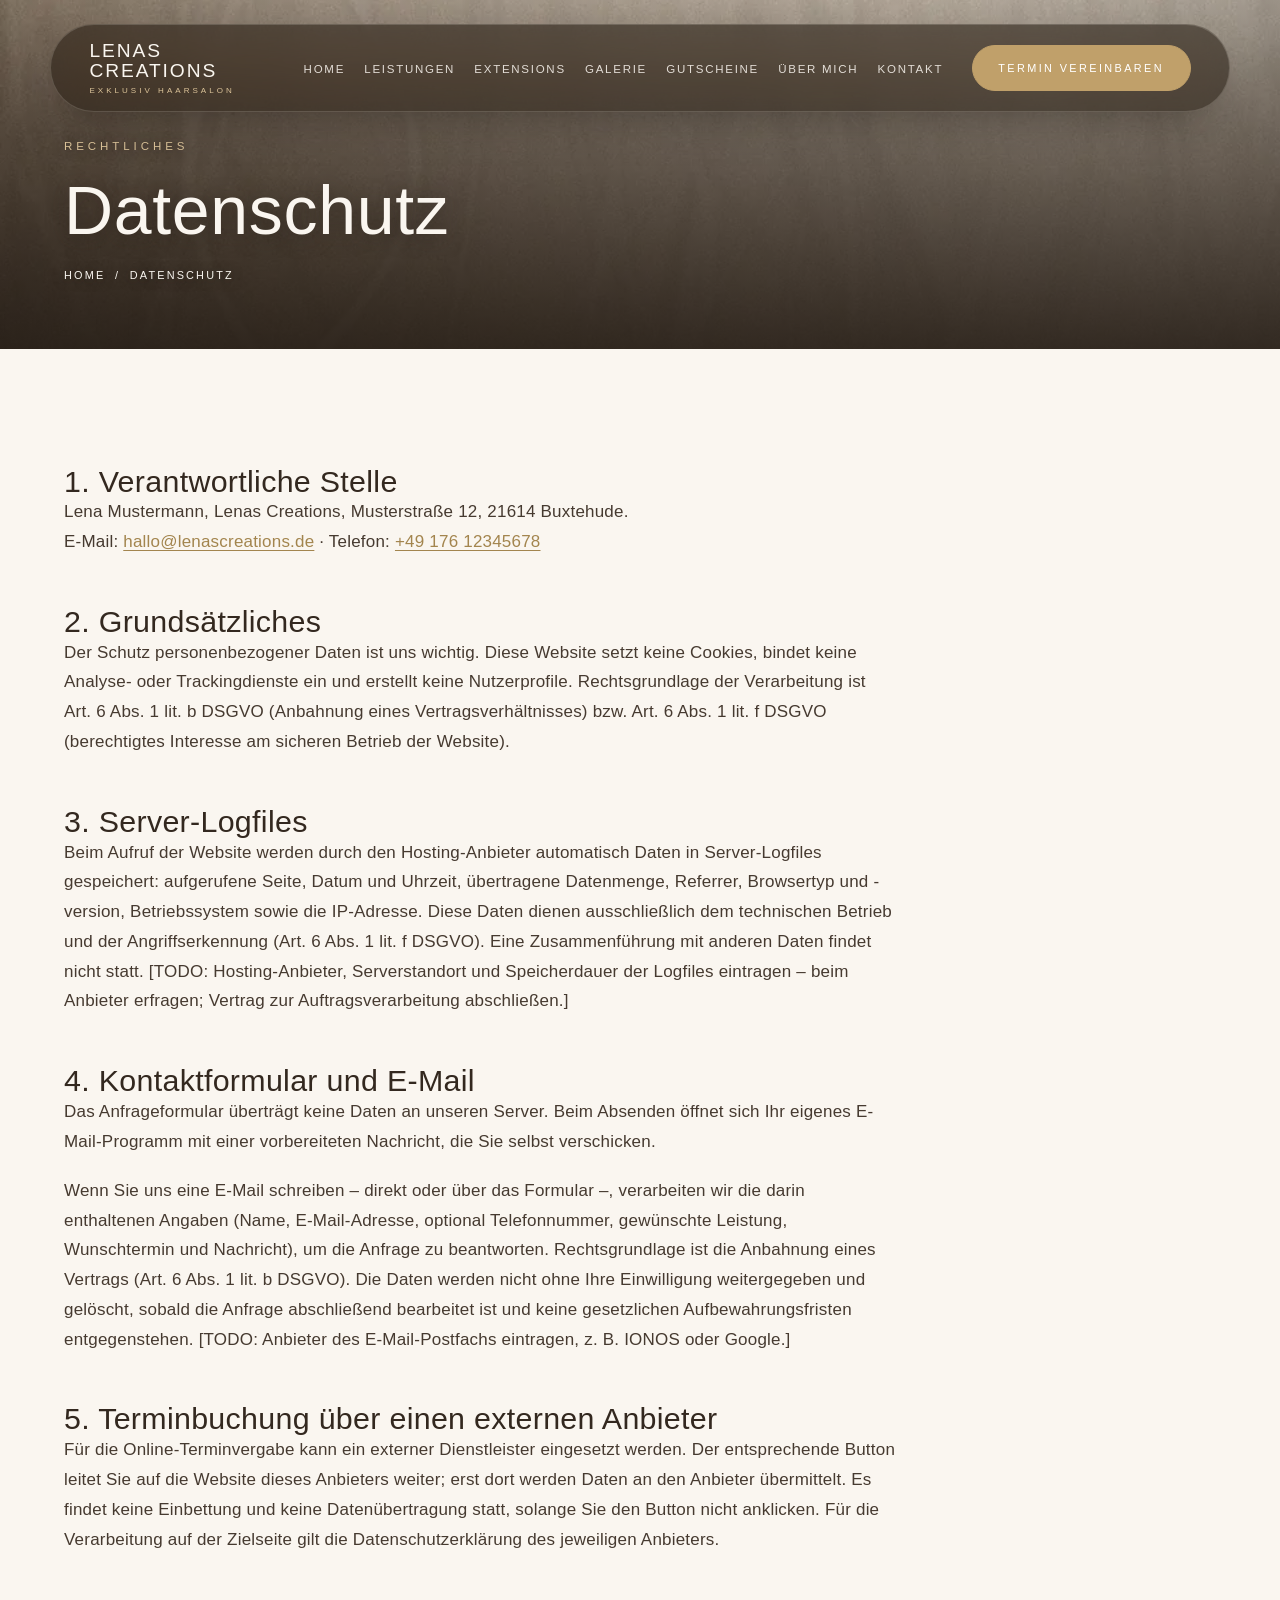
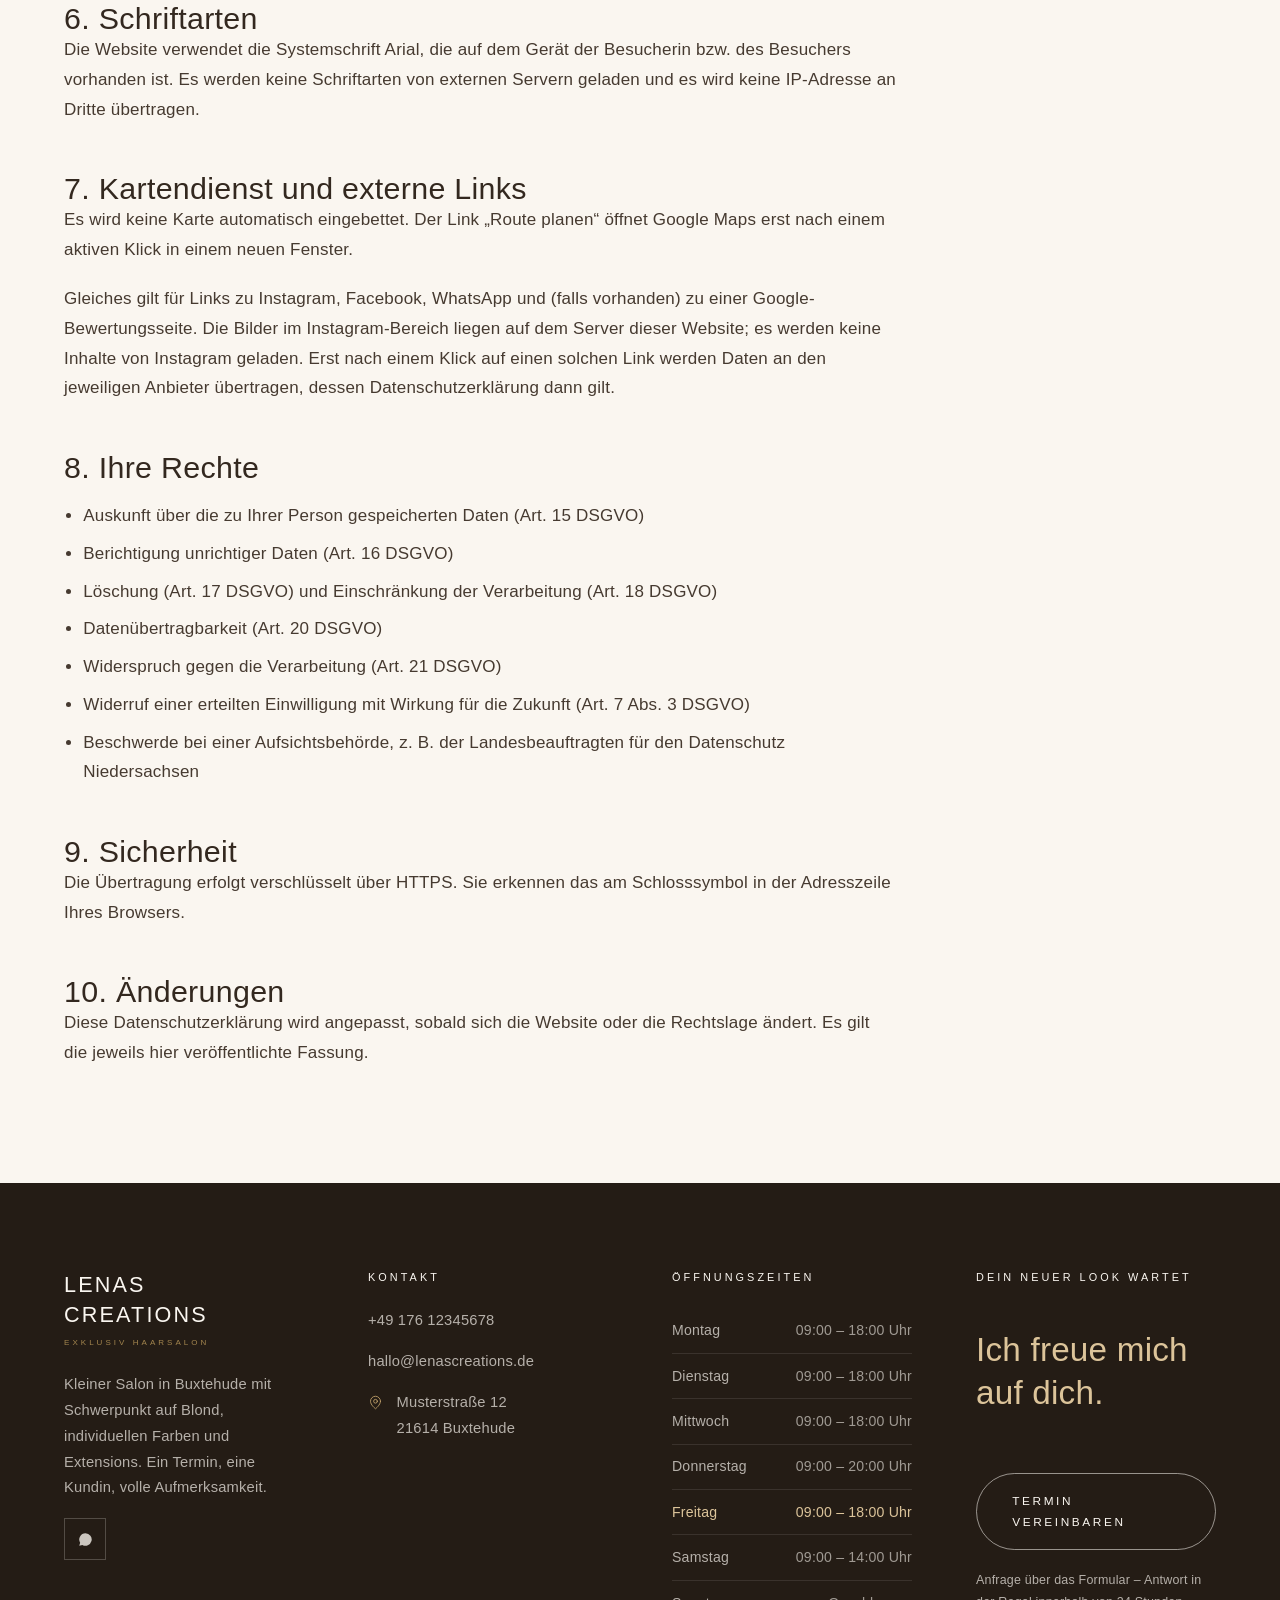
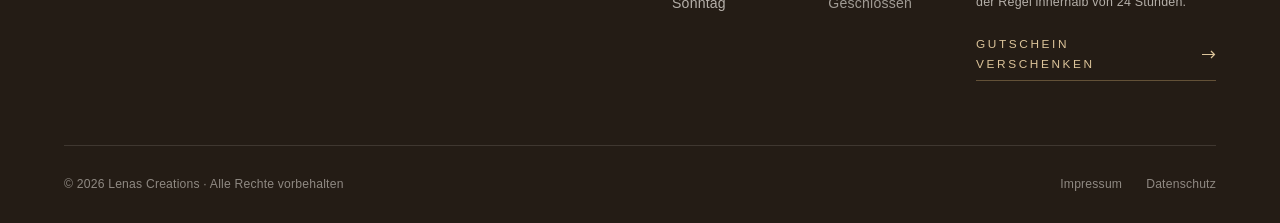
<file: datenschutz.html>
<!DOCTYPE html>
<html lang="de">
<head>
<meta charset="utf-8">
<meta name="viewport" content="width=device-width, initial-scale=1">
<title>Datenschutz – Lenas Creations, Haarsalon in Buxtehude</title>
<meta name="description" content="Datenschutzerklärung von Lenas Creations, Buxtehude: welche Daten beim Besuch der Website und bei Anfragen anfallen, wofür sie dienen und welche Rechte gelten.">
<link rel="canonical" href="https://www.lenascreations.de/datenschutz.html">
<meta name="theme-color" content="#33281F">
<meta name="robots" content="noindex, follow">

<meta property="og:type" content="website">
<meta property="og:locale" content="de_DE">
<meta property="og:site_name" content="Lenas Creations">
<meta property="og:title" content="Datenschutz – Lenas Creations, Haarsalon in Buxtehude">
<meta property="og:description" content="Datenschutzerklärung von Lenas Creations, Buxtehude: welche Daten beim Besuch der Website und bei Anfragen anfallen, wofür sie dienen und welche Rechte gelten.">
<meta property="og:url" content="https://www.lenascreations.de/datenschutz.html">
<meta property="og:image" content="https://www.lenascreations.de/images/og-image.jpg">
<meta name="twitter:card" content="summary_large_image">

<link rel="icon" href="favicon.svg" type="image/svg+xml">
<link rel="apple-touch-icon" href="favicon.svg">

<link rel="stylesheet" href="css/style.css">
<style>
.legal { max-width: 52rem; }
.legal h2 { font-size: clamp(1.4rem,2.4vw,1.9rem); margin-top: 3rem; }
.legal h2:first-of-type { margin-top: 0; }
.legal h3 { font-size: 1.15rem; margin-top: 2rem; text-transform: uppercase; letter-spacing: .1em; }
.legal p, .legal li { color: var(--ink); }
.legal ul { padding-left: 1.2rem; }
.legal li { margin-bottom: .5rem; }
.legal a { color: var(--gold-deep); text-decoration: underline; text-underline-offset: 3px; }
.legal .note { padding: 1.35rem 1.6rem; background: var(--cream-deep); border-left: 2px solid var(--gold); font-size: .9rem; color: var(--muted); margin: 2rem 0; }
</style>
</head>
<body>
<a class="skip-link" href="#main">Zum Inhalt springen</a>

<header class="header">
  <div class="header__inner">
    <a class="brand" href="index.html" aria-label="Lenas Creations – zur Startseite">
      <span class="brand__mark">Lenas<br>Creations<span class="brand__sub">Exklusiv Haarsalon</span></span>
    </a>
    <nav class="nav" aria-label="Hauptmenü">
      <ul class="nav__list"><li><a class="nav__link" href="index.html">Home</a></li><li><a class="nav__link" href="leistungen.html">Leistungen</a></li><li><a class="nav__link" href="extensions.html">Extensions</a></li><li><a class="nav__link" href="galerie.html">Galerie</a></li><li><a class="nav__link" href="gutscheine.html">Gutscheine</a></li><li><a class="nav__link" href="ueber-mich.html">Über mich</a></li><li><a class="nav__link" href="kontakt.html">Kontakt</a></li></ul>
    </nav>
    <div class="header__cta"><a class="btn btn--sm" data-booking href="kontakt.html#termin"><span>Termin vereinbaren</span><svg class="btn__ext" viewBox="0 0 12 12" fill="none" stroke="currentColor" stroke-width="1.3" stroke-linecap="round" stroke-linejoin="round" aria-hidden="true"><path d="M4.5 1.5h6v6"/><path d="M10.5 1.5 5 7"/><path d="M9 8v2.5h-7.5V3H4"/></svg></a></div>
    <button class="burger" type="button" aria-label="Menü öffnen" aria-expanded="false" aria-controls="mobile-nav">
      <span></span><span></span><span></span>
    </button>
  </div>
</header>

<div class="mobile-nav" id="mobile-nav">
  <nav aria-label="Menü">
    <ul class="mobile-nav__list"><li><a href="index.html">Home</a></li><li><a href="leistungen.html">Leistungen</a></li><li><a href="extensions.html">Extensions</a></li><li><a href="galerie.html">Galerie</a></li><li><a href="gutscheine.html">Gutscheine</a></li><li><a href="ueber-mich.html">Über mich</a></li><li><a href="kontakt.html">Kontakt</a></li></ul>
  </nav>
  <div class="mobile-nav__foot">
    <a class="btn btn--block" data-booking href="kontakt.html#termin"><span>Termin vereinbaren</span><svg class="btn__ext" viewBox="0 0 12 12" fill="none" stroke="currentColor" stroke-width="1.3" stroke-linecap="round" stroke-linejoin="round" aria-hidden="true"><path d="M4.5 1.5h6v6"/><path d="M10.5 1.5 5 7"/><path d="M9 8v2.5h-7.5V3H4"/></svg></a>
    <a class="mobile-nav__meta" data-phone data-phone-text href="tel:"></a>
    <a class="mobile-nav__meta" data-mail data-mail-text href="mailto:"></a>
  </div>
</div>

<main id="main">
  <section class="page-hero" style="min-height:clamp(280px,36svh,380px)">
    <div class="page-hero__media"><picture><source type="image/webp" srcset="images/salon-2.webp"><img src="images/salon-2.jpg" alt="" width="1200" height="900"></picture></div>
    <div class="page-hero__inner">
      <span class="eyebrow">Rechtliches</span>
      <h1>Datenschutz</h1>
      <p class="breadcrumb"><a href="index.html">Home</a><span>/</span>Datenschutz</p>
    </div>
  </section>

  <section class="section">
    <div class="wrap">
      <div class="legal">
        <h2>1. Verantwortliche Stelle</h2>
        <p>
          Lena Mustermann, Lenas Creations, Musterstraße 12, 21614 Buxtehude.<br>
          E-Mail: <a data-mail data-mail-text href="mailto:"></a> · Telefon: <a data-phone data-phone-text href="tel:"></a>
        </p>

        <h2>2. Grundsätzliches</h2>
        <p>
          Der Schutz personenbezogener Daten ist uns wichtig. Diese Website setzt keine Cookies,
          bindet keine Analyse- oder Trackingdienste ein und erstellt keine Nutzerprofile.
          Rechtsgrundlage der Verarbeitung ist Art. 6 Abs. 1 lit. b DSGVO (Anbahnung eines
          Vertragsverhältnisses) bzw. Art. 6 Abs. 1 lit. f DSGVO (berechtigtes Interesse am sicheren
          Betrieb der Website).
        </p>

        <h2>3. Server-Logfiles</h2>
        <p>
          Beim Aufruf der Website werden durch den Hosting-Anbieter automatisch Daten in
          Server-Logfiles gespeichert: aufgerufene Seite, Datum und Uhrzeit, übertragene Datenmenge,
          Referrer, Browsertyp und -version, Betriebssystem sowie die IP-Adresse.
          Diese Daten dienen ausschließlich dem technischen Betrieb und der Angriffserkennung
          (Art.&nbsp;6 Abs.&nbsp;1 lit.&nbsp;f DSGVO). Eine Zusammenführung mit anderen Daten
          findet nicht statt. [TODO: Hosting-Anbieter, Serverstandort und Speicherdauer der
          Logfiles eintragen – beim Anbieter erfragen; Vertrag zur Auftragsverarbeitung abschließen.]
        </p>

        <h2>4. Kontaktformular und E-Mail</h2>
        <!-- Passt zum aktuellen Stand (mailto). Wird ein Formulardienst wie Formspree
             eingetragen, muss dieser Abschnitt neu geschrieben werden. -->
        <p>
          Das Anfrageformular überträgt keine Daten an unseren Server. Beim Absenden öffnet sich
          Ihr eigenes E-Mail-Programm mit einer vorbereiteten Nachricht, die Sie selbst verschicken.
        </p>
        <p>
          Wenn Sie uns eine E-Mail schreiben – direkt oder über das Formular –, verarbeiten wir die
          darin enthaltenen Angaben (Name, E-Mail-Adresse, optional Telefonnummer, gewünschte
          Leistung, Wunschtermin und Nachricht), um die Anfrage zu beantworten. Rechtsgrundlage ist
          die Anbahnung eines Vertrags (Art.&nbsp;6 Abs.&nbsp;1 lit.&nbsp;b DSGVO). Die Daten werden
          nicht ohne Ihre Einwilligung weitergegeben und gelöscht, sobald die Anfrage abschließend
          bearbeitet ist und keine gesetzlichen Aufbewahrungsfristen entgegenstehen.
          [TODO: Anbieter des E-Mail-Postfachs eintragen, z.&nbsp;B. IONOS oder Google.]
        </p>

        <h2>5. Terminbuchung über einen externen Anbieter</h2>
        <p>
          Für die Online-Terminvergabe kann ein externer Dienstleister eingesetzt werden. Der
          entsprechende Button leitet Sie auf die Website dieses Anbieters weiter; erst dort werden
          Daten an den Anbieter übermittelt. Es findet keine Einbettung und keine Datenübertragung
          statt, solange Sie den Button nicht anklicken. Für die Verarbeitung auf der Zielseite gilt
          die Datenschutzerklärung des jeweiligen Anbieters.
        </p>

        <h2>6. Schriftarten</h2>
        <p>
          Die Website verwendet die Systemschrift Arial, die auf dem Gerät der Besucherin bzw. des
          Besuchers vorhanden ist. Es werden keine Schriftarten von externen Servern geladen und es
          wird keine IP-Adresse an Dritte übertragen.
        </p>

        <h2>7. Kartendienst und externe Links</h2>
        <p>
          Es wird keine Karte automatisch eingebettet. Der Link „Route planen“ öffnet Google Maps
          erst nach einem aktiven Klick in einem neuen Fenster.
        </p>
        <p>
          Gleiches gilt für Links zu Instagram, Facebook, WhatsApp und (falls vorhanden) zu einer
          Google-Bewertungsseite. Die Bilder im Instagram-Bereich liegen auf dem Server dieser Website;
          es werden keine Inhalte von Instagram geladen. Erst nach einem Klick auf einen solchen Link
          werden Daten an den jeweiligen Anbieter übertragen, dessen Datenschutzerklärung dann gilt.
        </p>

        <h2>8. Ihre Rechte</h2>
        <ul>
          <li>Auskunft über die zu Ihrer Person gespeicherten Daten (Art. 15 DSGVO)</li>
          <li>Berichtigung unrichtiger Daten (Art. 16 DSGVO)</li>
          <li>Löschung (Art. 17 DSGVO) und Einschränkung der Verarbeitung (Art. 18 DSGVO)</li>
          <li>Datenübertragbarkeit (Art. 20 DSGVO)</li>
          <li>Widerspruch gegen die Verarbeitung (Art. 21 DSGVO)</li>
          <li>Widerruf einer erteilten Einwilligung mit Wirkung für die Zukunft (Art. 7 Abs. 3 DSGVO)</li>
          <li>Beschwerde bei einer Aufsichtsbehörde, z. B. der Landesbeauftragten für den Datenschutz Niedersachsen</li>
        </ul>

        <h2>9. Sicherheit</h2>
        <p>
          Die Übertragung erfolgt verschlüsselt über HTTPS. Sie erkennen das am Schlosssymbol in der
          Adresszeile Ihres Browsers.
        </p>

        <h2>10. Änderungen</h2>
        <p>
          Diese Datenschutzerklärung wird angepasst, sobald sich die Website oder die Rechtslage
          ändert. Es gilt die jeweils hier veröffentlichte Fassung.
        </p>
      </div>
    </div>
  </section>
</main>

<footer class="footer">
  <div class="wrap">
    <div class="footer__grid">

      <div>
        <span class="brand__mark" style="font-size:1.35rem">Lenas<br>Creations<span class="brand__sub">Exklusiv Haarsalon</span></span>
        <p style="margin-top:1.6rem;font-size:.92rem;max-width:20rem">
          Kleiner Salon in Buxtehude mit Schwerpunkt auf Blond, individuellen Farben und Extensions.
          Ein Termin, eine Kundin, volle Aufmerksamkeit.
        </p>
        <div class="socials">
          <a data-instagram href="#" aria-label="Instagram" target="_blank" rel="noopener"><svg width="17" height="17" viewBox="0 0 24 24" fill="none" stroke="currentColor" stroke-width="1.4" aria-hidden="true"><rect x="3" y="3" width="18" height="18" rx="5"/><circle cx="12" cy="12" r="4"/><circle cx="17.5" cy="6.5" r="1" fill="currentColor" stroke="none"/></svg></a>
          <a data-facebook href="#" aria-label="Facebook" target="_blank" rel="noopener"><svg width="17" height="17" viewBox="0 0 24 24" fill="currentColor" aria-hidden="true"><path d="M14 9V7.5c0-.7.2-1.1 1.2-1.1H17V3.6A17 17 0 0 0 14.7 3.5C12.2 3.5 10.6 5 10.6 7.7V9H8.2v3h2.4v8h3.4v-8h2.4l.4-3H14z"/></svg></a>
          <a data-whatsapp href="#" aria-label="WhatsApp"><svg width="15" height="15" viewBox="0 0 24 24" fill="currentColor" aria-hidden="true"><path d="M17.5 14.4c-.3-.2-1.7-.9-2-1-.3-.1-.5-.1-.7.2l-.9 1.1c-.2.2-.3.2-.6.1a8 8 0 0 1-2.4-1.5 9 9 0 0 1-1.6-2.1c-.2-.3 0-.5.1-.6l.5-.6c.1-.2.2-.3.3-.5v-.5l-1-2.3c-.2-.6-.5-.5-.7-.5h-.6c-.2 0-.5.1-.8.4-.3.3-1 1-1 2.5s1.1 2.9 1.2 3.1c.2.2 2.2 3.3 5.3 4.6 2.6 1.1 3.2.9 3.7.8.6 0 1.7-.7 2-1.4.2-.7.2-1.3.2-1.4-.1-.2-.3-.2-.6-.4zM12 2a10 10 0 0 0-8.6 15.1L2 22l5-1.3A10 10 0 1 0 12 2z"/></svg></a>
        </div>
      </div>

      <div>
        <h3 class="footer__title">Kontakt</h3>
        <address class="footer__contact">
          <a data-phone data-phone-text href="tel:"><svg width="15" height="15" viewBox="0 0 24 24" fill="none" stroke="currentColor" stroke-width="1.4" stroke-linecap="round" stroke-linejoin="round" aria-hidden="true"><path d="M22 16.9v3a2 2 0 0 1-2.2 2 19.8 19.8 0 0 1-8.6-3.1 19.5 19.5 0 0 1-6-6A19.8 19.8 0 0 1 2.1 4.2 2 2 0 0 1 4.1 2h3a2 2 0 0 1 2 1.7c.1 1 .4 1.9.7 2.8a2 2 0 0 1-.4 2.1L8.1 9.9a16 16 0 0 0 6 6l1.3-1.3a2 2 0 0 1 2.1-.4c.9.3 1.8.6 2.8.7a2 2 0 0 1 1.7 2z"/></svg></a>
          <a data-mail data-mail-text href="mailto:"><svg width="15" height="15" viewBox="0 0 24 24" fill="none" stroke="currentColor" stroke-width="1.4" stroke-linecap="round" stroke-linejoin="round" aria-hidden="true"><rect x="2" y="4" width="20" height="16" rx="2"/><path d="m2 7 10 6 10-6"/></svg></a>
          <span><svg width="15" height="15" viewBox="0 0 24 24" fill="none" stroke="currentColor" stroke-width="1.4" stroke-linecap="round" stroke-linejoin="round" aria-hidden="true"><path d="M20 10c0 6-8 12-8 12s-8-6-8-12a8 8 0 0 1 16 0z"/><circle cx="12" cy="10" r="3"/></svg><span data-address></span></span>
        </address>
      </div>

      <div>
        <h3 class="footer__title">Öffnungszeiten</h3>
        <ul class="hours" data-hours></ul>
      </div>

      <div class="footer__cta">
        <h3 class="footer__title">Dein neuer Look wartet</h3>
        <p class="script">Ich freue mich auf dich.</p>
        <a class="btn btn--light" data-booking href="kontakt.html#termin"><span>Termin vereinbaren</span><svg class="btn__ext" viewBox="0 0 12 12" fill="none" stroke="currentColor" stroke-width="1.3" stroke-linecap="round" stroke-linejoin="round" aria-hidden="true"><path d="M4.5 1.5h6v6"/><path d="M10.5 1.5 5 7"/><path d="M9 8v2.5h-7.5V3H4"/></svg></a>
        <span class="footer__contact" style="font-size:.78rem" data-booking-note></span>
        <a class="link-arrow" href="gutscheine.html">Gutschein verschenken <svg width="14" height="9" viewBox="0 0 14 9" fill="none" stroke="currentColor" stroke-width="1.2" aria-hidden="true"><path d="M0 4.5h12.5M9 1l3.5 3.5L9 8"/></svg></a>
      </div>

    </div>

    <div class="footer__bottom">
      <span>© <span data-year>2026</span> Lenas Creations · Alle Rechte vorbehalten</span>
      <nav aria-label="Rechtliches">
        <a href="impressum.html">Impressum</a>
        <a href="datenschutz.html">Datenschutz</a>
      </nav>
    </div>
  </div>
</footer>

<div class="action-bar">
  <a data-phone href="tel:"><svg width="15" height="15" viewBox="0 0 24 24" fill="none" stroke="currentColor" stroke-width="1.4" stroke-linecap="round" stroke-linejoin="round" aria-hidden="true"><path d="M22 16.9v3a2 2 0 0 1-2.2 2 19.8 19.8 0 0 1-8.6-3.1 19.5 19.5 0 0 1-6-6A19.8 19.8 0 0 1 2.1 4.2 2 2 0 0 1 4.1 2h3a2 2 0 0 1 2 1.7c.1 1 .4 1.9.7 2.8a2 2 0 0 1-.4 2.1L8.1 9.9a16 16 0 0 0 6 6l1.3-1.3a2 2 0 0 1 2.1-.4c.9.3 1.8.6 2.8.7a2 2 0 0 1 1.7 2z"/></svg><span>Anrufen</span></a>
  <a data-whatsapp href="#"><svg width="15" height="15" viewBox="0 0 24 24" fill="currentColor" aria-hidden="true"><path d="M17.5 14.4c-.3-.2-1.7-.9-2-1-.3-.1-.5-.1-.7.2l-.9 1.1c-.2.2-.3.2-.6.1a8 8 0 0 1-2.4-1.5 9 9 0 0 1-1.6-2.1c-.2-.3 0-.5.1-.6l.5-.6c.1-.2.2-.3.3-.5v-.5l-1-2.3c-.2-.6-.5-.5-.7-.5h-.6c-.2 0-.5.1-.8.4-.3.3-1 1-1 2.5s1.1 2.9 1.2 3.1c.2.2 2.2 3.3 5.3 4.6 2.6 1.1 3.2.9 3.7.8.6 0 1.7-.7 2-1.4.2-.7.2-1.3.2-1.4-.1-.2-.3-.2-.6-.4zM12 2a10 10 0 0 0-8.6 15.1L2 22l5-1.3A10 10 0 1 0 12 2z"/></svg><span>WhatsApp</span></a>
  <a class="is-primary" data-booking href="kontakt.html#termin"><svg width="15" height="15" viewBox="0 0 24 24" fill="none" stroke="currentColor" stroke-width="1.4" stroke-linecap="round" aria-hidden="true"><rect x="3" y="5" width="18" height="16" rx="2"/><path d="M3 10h18M8 3v4M16 3v4"/></svg><span>Termin</span></a>
</div>

<script src="js/config.js"></script>
<script src="js/main.js"></script>
</body>
</html>
</file>
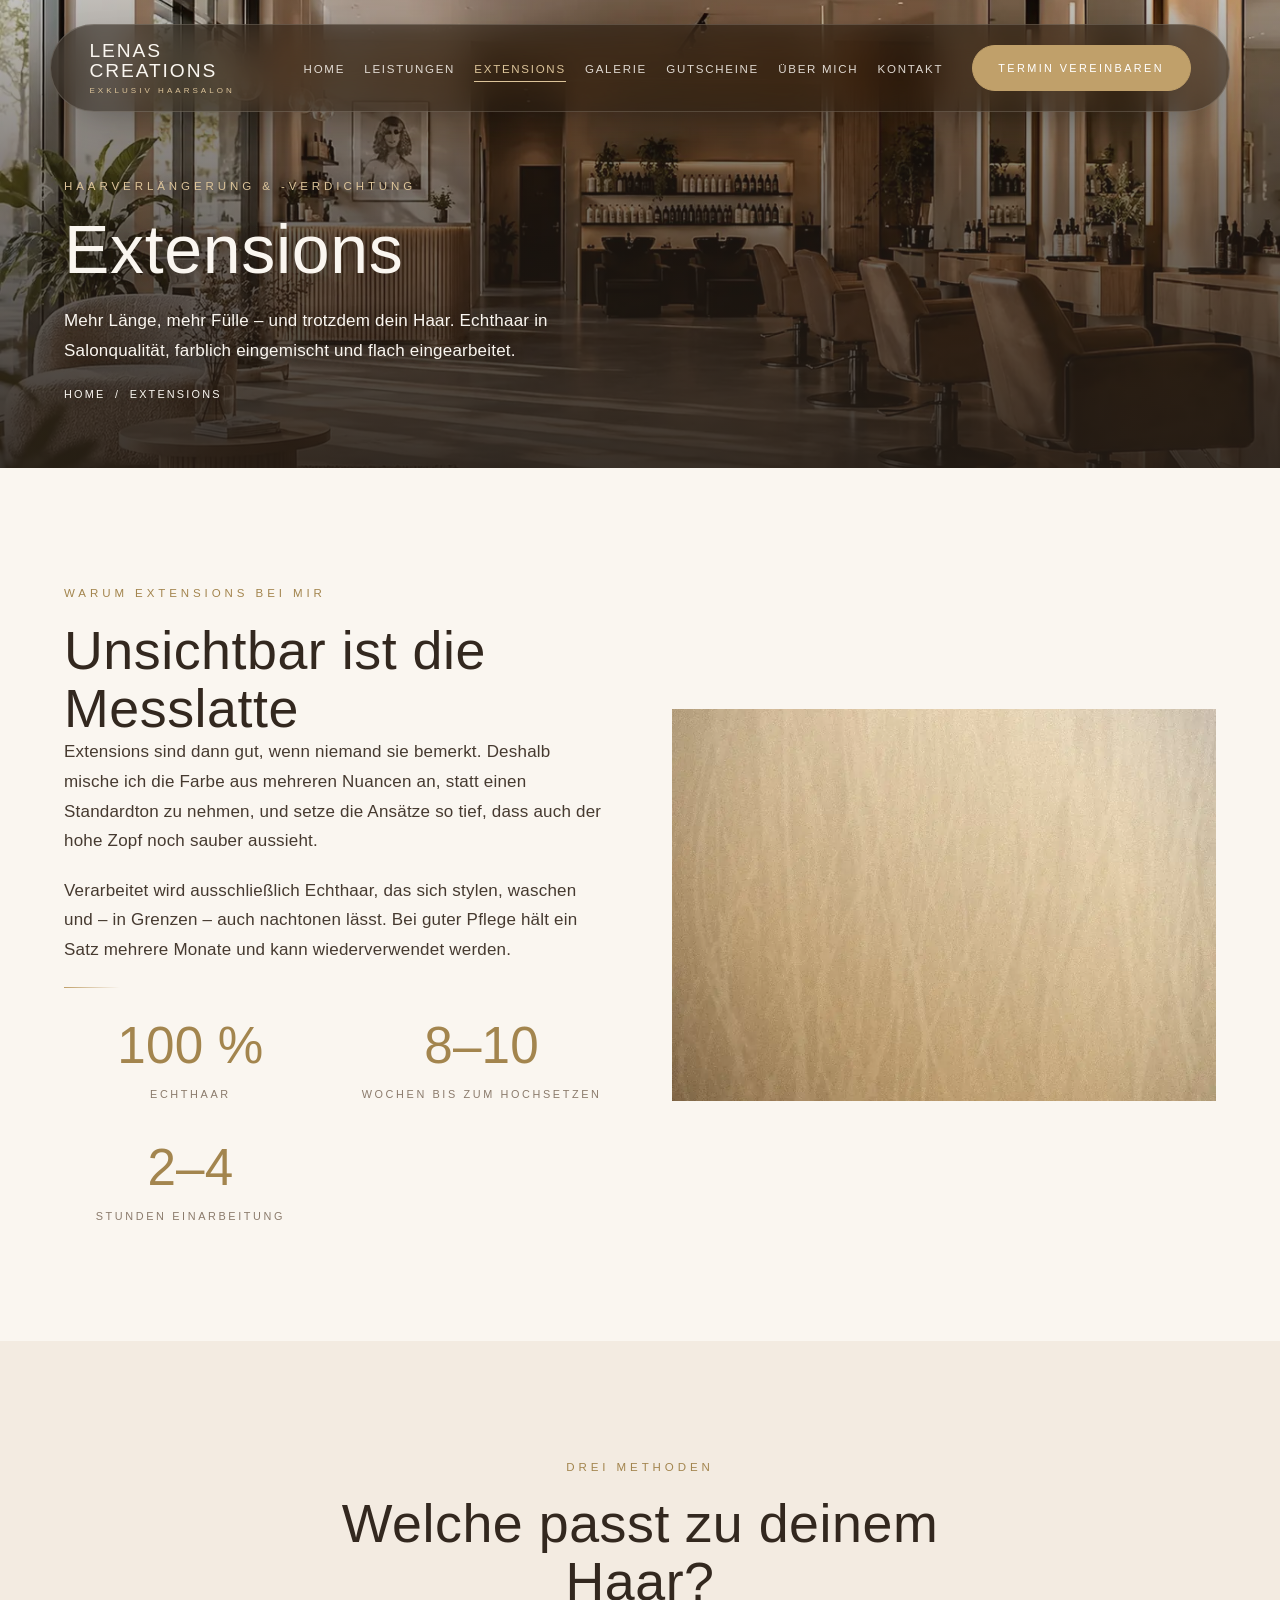
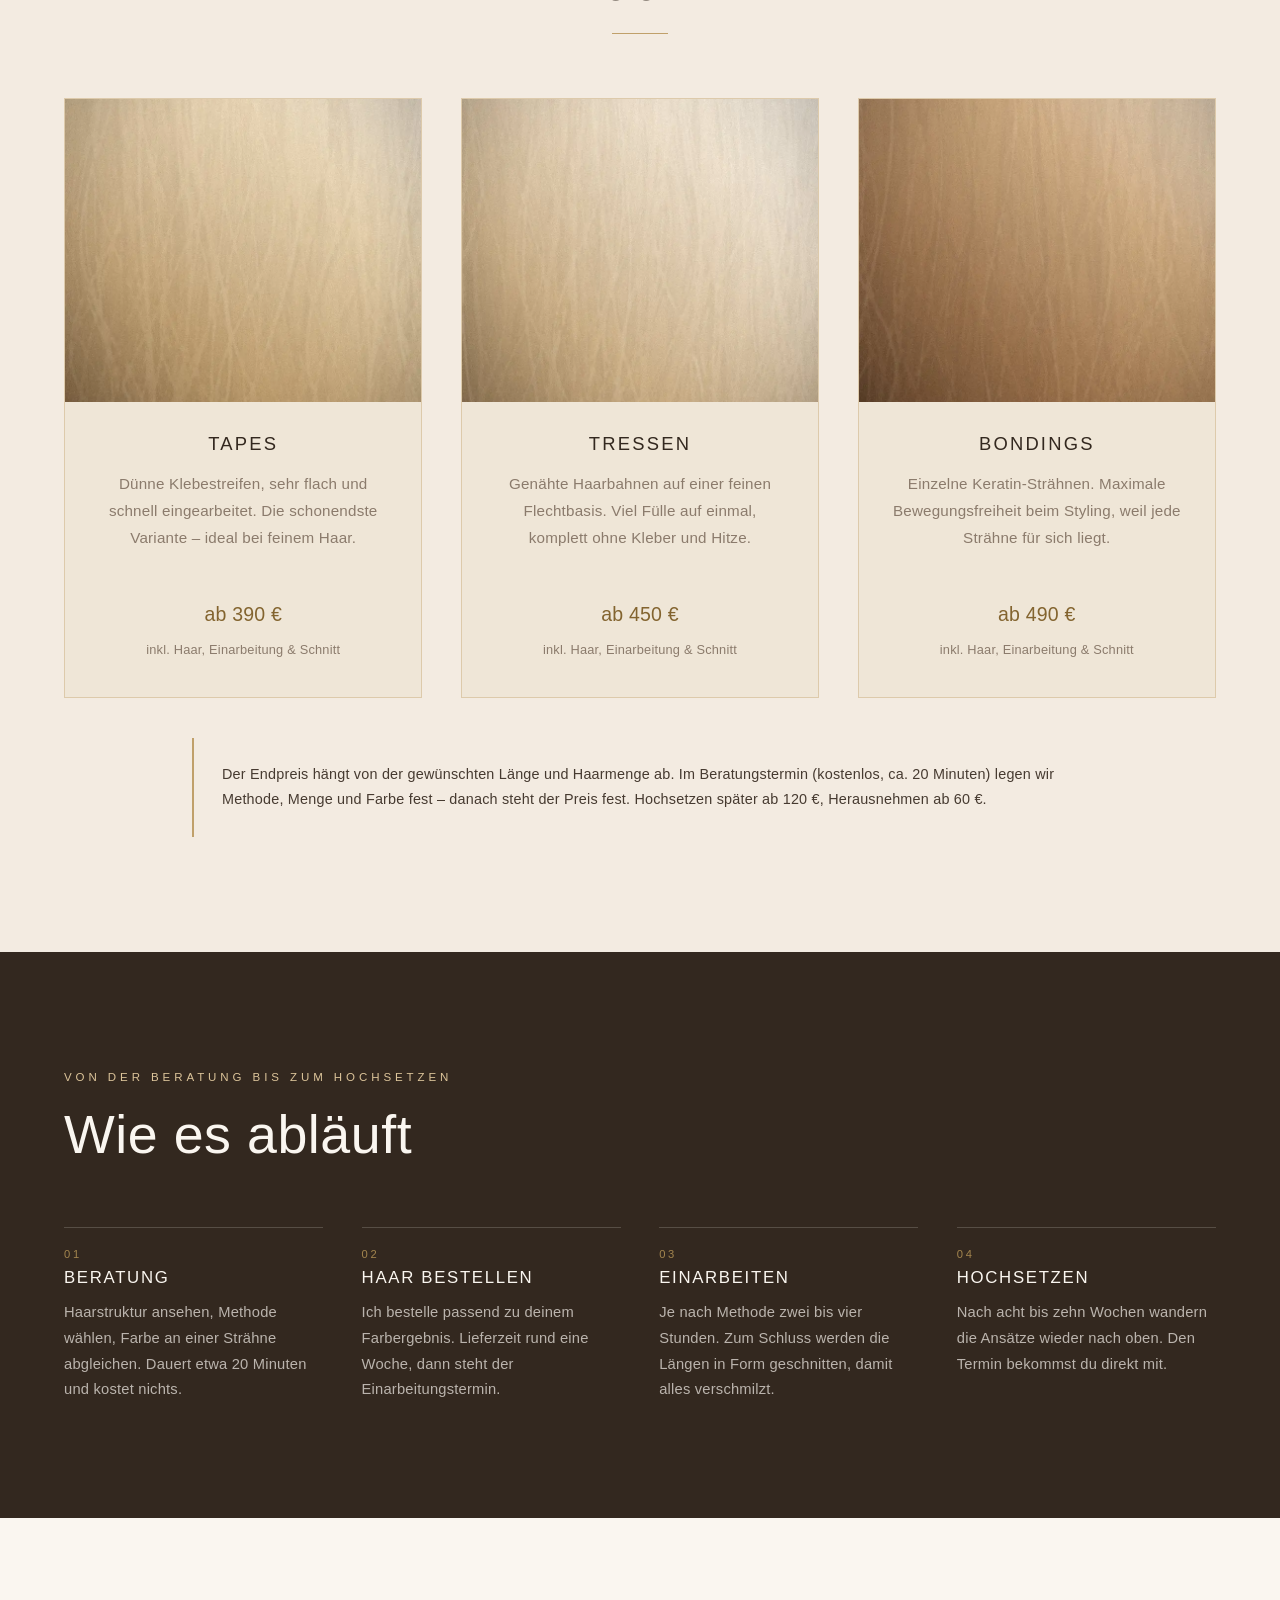
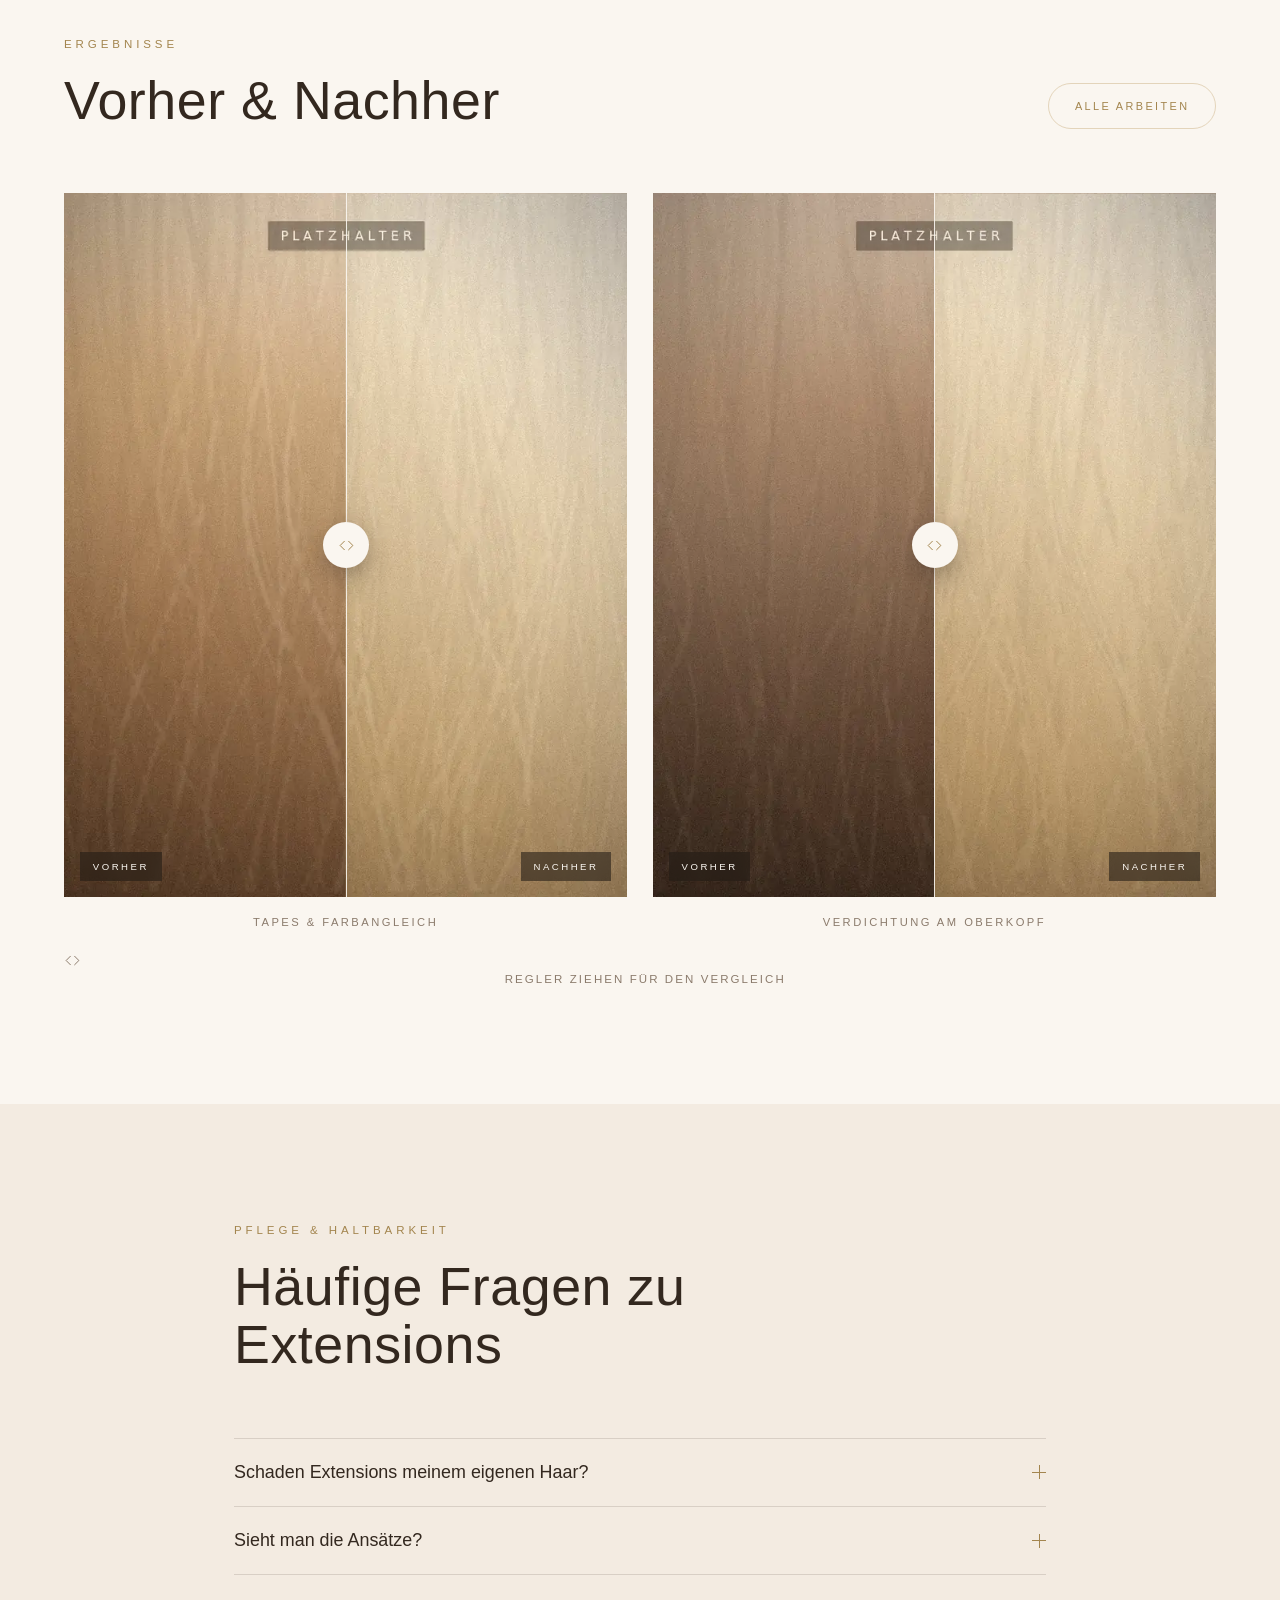
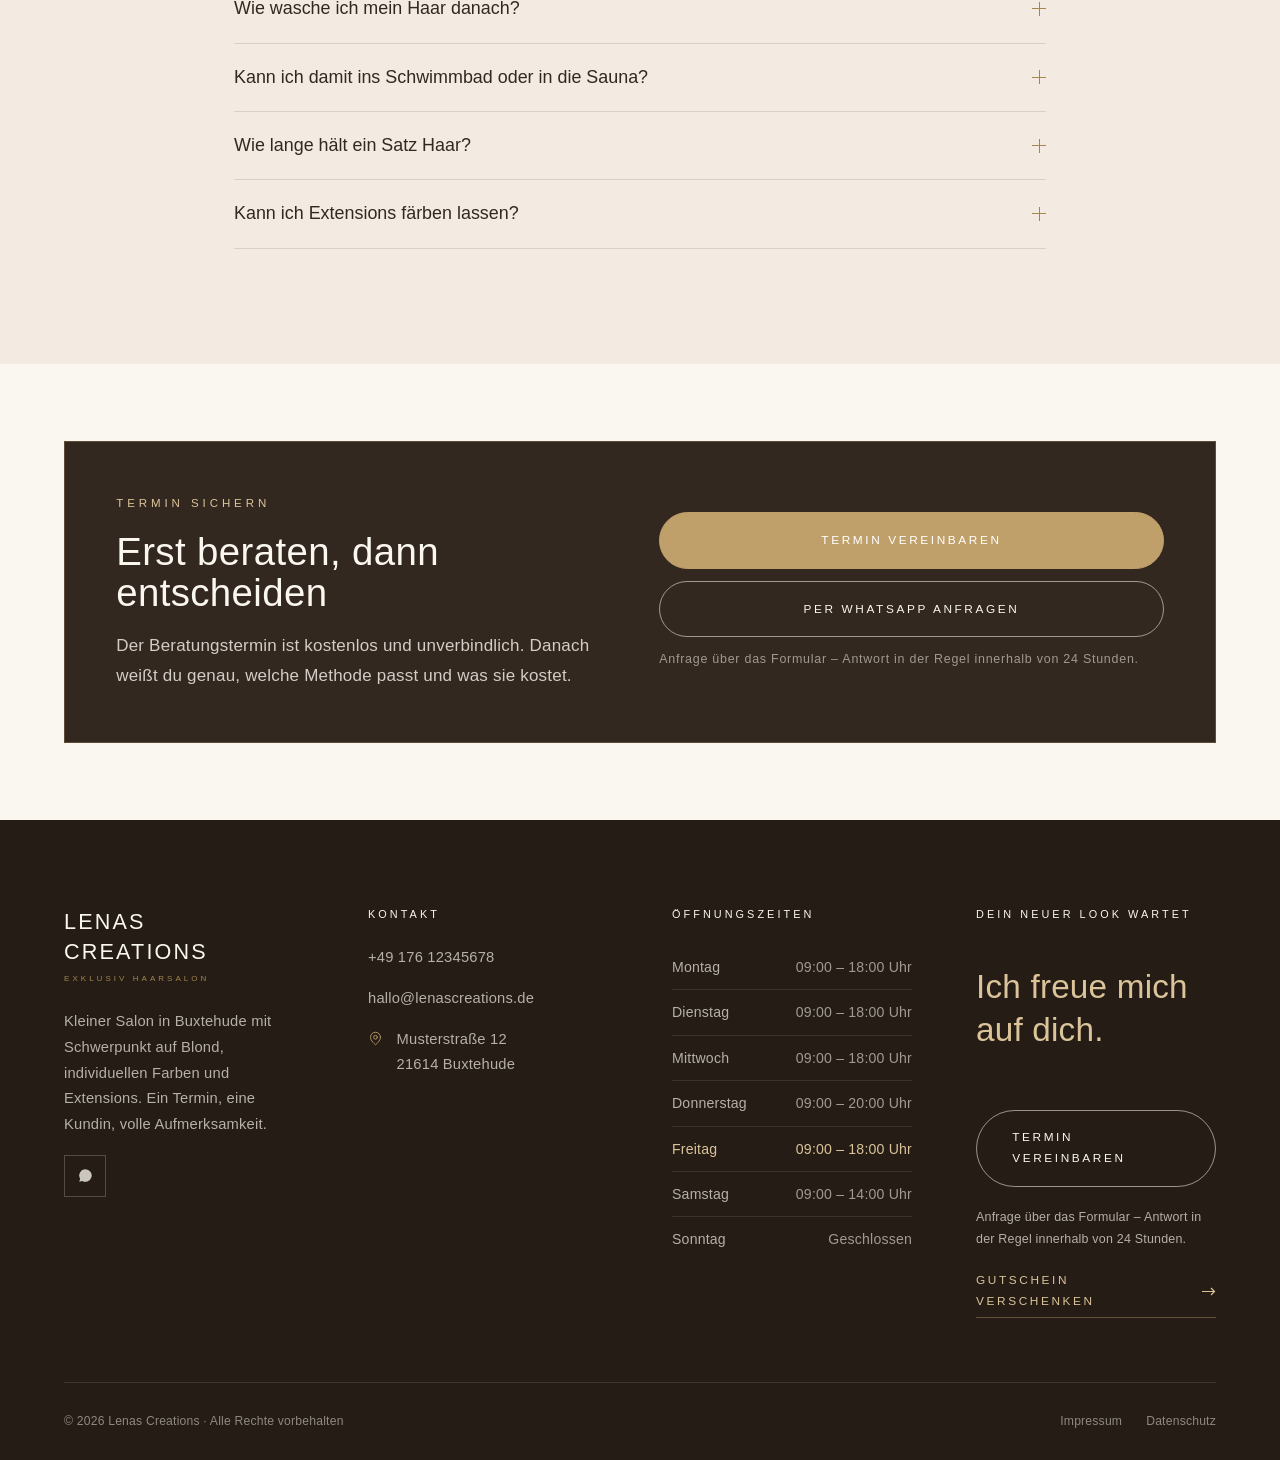
<file: extensions.html>
<!DOCTYPE html>
<html lang="de">
<head>
<meta charset="utf-8">
<meta name="viewport" content="width=device-width, initial-scale=1">
<title>Extensions in Buxtehude – Tapes, Tressen &amp; Bondings</title>
<meta name="description" content="Extensions in Buxtehude: Tapes, Tressen und Bondings aus Echthaar, farblich eingemischt und flach eingearbeitet. Beratung vorab – jetzt Termin anfragen.">
<link rel="canonical" href="https://www.lenascreations.de/extensions.html">
<meta name="theme-color" content="#33281F">
<meta name="robots" content="index, follow">

<meta property="og:type" content="website">
<meta property="og:locale" content="de_DE">
<meta property="og:site_name" content="Lenas Creations">
<meta property="og:title" content="Extensions in Buxtehude – Tapes, Tressen &amp; Bondings">
<meta property="og:description" content="Extensions in Buxtehude: Tapes, Tressen und Bondings aus Echthaar, farblich eingemischt und flach eingearbeitet. Beratung vorab – jetzt Termin anfragen.">
<meta property="og:url" content="https://www.lenascreations.de/extensions.html">
<meta property="og:image" content="https://www.lenascreations.de/images/og-image.jpg">
<meta name="twitter:card" content="summary_large_image">

<link rel="icon" href="favicon.svg" type="image/svg+xml">
<link rel="apple-touch-icon" href="favicon.svg">

<link rel="stylesheet" href="css/style.css">

</head>
<body>
<a class="skip-link" href="#main">Zum Inhalt springen</a>

<header class="header">
  <div class="header__inner">
    <a class="brand" href="index.html" aria-label="Lenas Creations – zur Startseite">
      <span class="brand__mark">Lenas<br>Creations<span class="brand__sub">Exklusiv Haarsalon</span></span>
    </a>
    <nav class="nav" aria-label="Hauptmenü">
      <ul class="nav__list"><li><a class="nav__link" href="index.html">Home</a></li><li><a class="nav__link" href="leistungen.html">Leistungen</a></li><li><a class="nav__link" href="extensions.html" aria-current="page">Extensions</a></li><li><a class="nav__link" href="galerie.html">Galerie</a></li><li><a class="nav__link" href="gutscheine.html">Gutscheine</a></li><li><a class="nav__link" href="ueber-mich.html">Über mich</a></li><li><a class="nav__link" href="kontakt.html">Kontakt</a></li></ul>
    </nav>
    <div class="header__cta"><a class="btn btn--sm" data-booking href="kontakt.html#termin"><span>Termin vereinbaren</span><svg class="btn__ext" viewBox="0 0 12 12" fill="none" stroke="currentColor" stroke-width="1.3" stroke-linecap="round" stroke-linejoin="round" aria-hidden="true"><path d="M4.5 1.5h6v6"/><path d="M10.5 1.5 5 7"/><path d="M9 8v2.5h-7.5V3H4"/></svg></a></div>
    <button class="burger" type="button" aria-label="Menü öffnen" aria-expanded="false" aria-controls="mobile-nav">
      <span></span><span></span><span></span>
    </button>
  </div>
</header>

<div class="mobile-nav" id="mobile-nav">
  <nav aria-label="Menü">
    <ul class="mobile-nav__list"><li><a href="index.html">Home</a></li><li><a href="leistungen.html">Leistungen</a></li><li><a href="extensions.html">Extensions</a></li><li><a href="galerie.html">Galerie</a></li><li><a href="gutscheine.html">Gutscheine</a></li><li><a href="ueber-mich.html">Über mich</a></li><li><a href="kontakt.html">Kontakt</a></li></ul>
  </nav>
  <div class="mobile-nav__foot">
    <a class="btn btn--block" data-booking href="kontakt.html#termin"><span>Termin vereinbaren</span><svg class="btn__ext" viewBox="0 0 12 12" fill="none" stroke="currentColor" stroke-width="1.3" stroke-linecap="round" stroke-linejoin="round" aria-hidden="true"><path d="M4.5 1.5h6v6"/><path d="M10.5 1.5 5 7"/><path d="M9 8v2.5h-7.5V3H4"/></svg></a>
    <a class="mobile-nav__meta" data-phone data-phone-text href="tel:"></a>
    <a class="mobile-nav__meta" data-mail data-mail-text href="mailto:"></a>
  </div>
</div>

<main id="main">

  <section class="page-hero">
    <div class="page-hero__media"><picture><source type="image/webp" srcset="images/extensions-hero-salon.webp"><img src="images/extensions-hero-salon.jpg" alt="Heller Stylingbereich im Salon von Lenas Creations" width="1600" height="1000" fetchpriority="high"></picture></div>
    <div class="page-hero__inner">
      <span class="eyebrow">Haarverlängerung &amp; -verdichtung</span>
      <h1>Extensions</h1>
      <p>Mehr Länge, mehr Fülle – und trotzdem dein Haar. Echthaar in Salonqualität, farblich eingemischt und flach eingearbeitet.</p>
      <p class="breadcrumb"><a href="index.html">Home</a><span>/</span>Extensions</p>
    </div>
  </section>

  <section class="section">
    <div class="wrap">
      <div class="split">
        <div class="split__body reveal">
          <span class="eyebrow">Warum Extensions bei mir</span>
          <h2>Unsichtbar ist die Messlatte</h2>
          <p>
            Extensions sind dann gut, wenn niemand sie bemerkt. Deshalb mische ich die Farbe aus
            mehreren Nuancen an, statt einen Standardton zu nehmen, und setze die Ansätze so tief,
            dass auch der hohe Zopf noch sauber aussieht.
          </p>
          <p>
            Verarbeitet wird ausschließlich Echthaar, das sich stylen, waschen und – in Grenzen –
            auch nachtonen lässt. Bei guter Pflege hält ein Satz mehrere Monate und kann
            wiederverwendet werden.
          </p>
          <hr class="rule">
          <div class="stats" style="margin-top:2rem">
            <div class="stat"><div class="stat__value">100&nbsp;%</div><div class="stat__label">Echthaar</div></div>
            <div class="stat"><div class="stat__value">8–10</div><div class="stat__label">Wochen bis zum Hochsetzen</div></div>
            <div class="stat"><div class="stat__value">2–4</div><div class="stat__label">Stunden Einarbeitung</div></div>
          </div>
        </div>
        <div class="split__media split__media--wide reveal" data-delay="2">
          <picture><source type="image/webp" srcset="images/extensions-tapes.webp"><img src="images/extensions-tapes.jpg" alt="Tape Extensions in blondem Haar" loading="lazy" width="900" height="1100"></picture>
        </div>
      </div>
    </div>
  </section>

  <section class="section section--sand">
    <div class="wrap">
      <div class="section-head section-head--center reveal">
        <span class="eyebrow">Drei Methoden</span>
        <h2>Welche passt zu deinem Haar?</h2>
        <hr class="rule rule--center">
      </div>
      <div class="service-grid">

        <article class="service-card reveal" data-delay="1">
          <div class="service-card__media"><picture><source type="image/webp" srcset="images/extensions-tapes.webp"><img src="images/extensions-tapes.jpg" alt="Tape Extensions" loading="lazy" width="900" height="1100"></picture></div>
          <div class="service-card__body">
            <h3>Tapes</h3>
            <p>Dünne Klebestreifen, sehr flach und schnell eingearbeitet. Die schonendste Variante – ideal bei feinem Haar.</p>
            <div class="service-card__foot">
              <span class="price-row__value">ab 390 €</span>
              <p style="font-size:.8rem;margin-top:.5rem">inkl. Haar, Einarbeitung &amp; Schnitt</p>
            </div>
          </div>
        </article>

        <article class="service-card reveal" data-delay="2">
          <div class="service-card__media"><picture><source type="image/webp" srcset="images/extensions-tressen.webp"><img src="images/extensions-tressen.jpg" alt="Tressen / Weft Extensions" loading="lazy" width="900" height="1100"></picture></div>
          <div class="service-card__body">
            <h3>Tressen</h3>
            <p>Genähte Haarbahnen auf einer feinen Flechtbasis. Viel Fülle auf einmal, komplett ohne Kleber und Hitze.</p>
            <div class="service-card__foot">
              <span class="price-row__value">ab 450 €</span>
              <p style="font-size:.8rem;margin-top:.5rem">inkl. Haar, Einarbeitung &amp; Schnitt</p>
            </div>
          </div>
        </article>

        <article class="service-card reveal" data-delay="3">
          <div class="service-card__media"><picture><source type="image/webp" srcset="images/extensions-bondings.webp"><img src="images/extensions-bondings.jpg" alt="Bonding Extensions" loading="lazy" width="900" height="1100"></picture></div>
          <div class="service-card__body">
            <h3>Bondings</h3>
            <p>Einzelne Keratin-Strähnen. Maximale Bewegungsfreiheit beim Styling, weil jede Strähne für sich liegt.</p>
            <div class="service-card__foot">
              <span class="price-row__value">ab 490 €</span>
              <p style="font-size:.8rem;margin-top:.5rem">inkl. Haar, Einarbeitung &amp; Schnitt</p>
            </div>
          </div>
        </article>

      </div>
      <p class="price-legal reveal" style="max-width:56rem;margin-inline:auto">
        Der Endpreis hängt von der gewünschten Länge und Haarmenge ab. Im Beratungstermin
        (kostenlos, ca. 20 Minuten) legen wir Methode, Menge und Farbe fest – danach steht der Preis fest.
        Hochsetzen später ab 120 €, Herausnehmen ab 60 €.
      </p>
    </div>
  </section>

  <section class="section section--dark">
    <div class="wrap">
      <div class="section-head reveal">
        <span class="eyebrow">Von der Beratung bis zum Hochsetzen</span>
        <h2>Wie es abläuft</h2>
      </div>
      <div class="steps">
        <div class="step reveal" data-delay="1"><h3>Beratung</h3><p>Haarstruktur ansehen, Methode wählen, Farbe an einer Strähne abgleichen. Dauert etwa 20 Minuten und kostet nichts.</p></div>
        <div class="step reveal" data-delay="2"><h3>Haar bestellen</h3><p>Ich bestelle passend zu deinem Farbergebnis. Lieferzeit rund eine Woche, dann steht der Einarbeitungstermin.</p></div>
        <div class="step reveal" data-delay="3"><h3>Einarbeiten</h3><p>Je nach Methode zwei bis vier Stunden. Zum Schluss werden die Längen in Form geschnitten, damit alles verschmilzt.</p></div>
        <div class="step reveal" data-delay="4"><h3>Hochsetzen</h3><p>Nach acht bis zehn Wochen wandern die Ansätze wieder nach oben. Den Termin bekommst du direkt mit.</p></div>
      </div>
    </div>
  </section>

  <section class="section">
    <div class="wrap">
      <div class="section-head section-head--split reveal">
        <div>
          <span class="eyebrow">Ergebnisse</span>
          <h2>Vorher &amp; Nachher</h2>
        </div>
        <a class="btn btn--outline btn--sm" href="galerie.html">Alle Arbeiten</a>
      </div>
      <div class="compare-strip reveal">

<div>
  <div class="compare" style="--pos:50%">
    <picture><source type="image/webp" srcset="images/ba-4-vorher.webp"><img src="images/ba-4-vorher.jpg" alt="Tapes &amp; Farbangleich – Haar vor der Behandlung" loading="lazy" width="900" height="1100"></picture>
    <picture><source type="image/webp" srcset="images/ba-4-nachher.webp"><img class="compare__after" src="images/ba-4-nachher.jpg" alt="Tapes &amp; Farbangleich – Ergebnis nach der Behandlung" loading="lazy" width="900" height="1100"></picture>
    <span class="compare__tag compare__tag--before">Vorher</span>
    <span class="compare__tag compare__tag--after">Nachher</span>
    <span class="compare__handle"><span class="compare__knob"><svg width="17" height="17" viewBox="0 0 24 24" fill="none" stroke="currentColor" stroke-width="1.4" stroke-linecap="round" stroke-linejoin="round" aria-hidden="true"><path d="m9 6-6 6 6 6M15 6l6 6-6 6"/></svg></span></span>
    <label class="visually-hidden" for="cmp4">Vergleich Tapes &amp; Farbangleich</label>
    <input class="compare__range visually-hidden" id="cmp4" type="range" min="0" max="100" value="50">
  </div>
  <p class="compare__caption">Tapes &amp; Farbangleich</p>
</div>

<div>
  <div class="compare" style="--pos:50%">
    <picture><source type="image/webp" srcset="images/ba-1-vorher.webp"><img src="images/ba-1-vorher.jpg" alt="Verdichtung am Oberkopf – Haar vor der Behandlung" loading="lazy" width="900" height="1100"></picture>
    <picture><source type="image/webp" srcset="images/ba-1-nachher.webp"><img class="compare__after" src="images/ba-1-nachher.jpg" alt="Verdichtung am Oberkopf – Ergebnis nach der Behandlung" loading="lazy" width="900" height="1100"></picture>
    <span class="compare__tag compare__tag--before">Vorher</span>
    <span class="compare__tag compare__tag--after">Nachher</span>
    <span class="compare__handle"><span class="compare__knob"><svg width="17" height="17" viewBox="0 0 24 24" fill="none" stroke="currentColor" stroke-width="1.4" stroke-linecap="round" stroke-linejoin="round" aria-hidden="true"><path d="m9 6-6 6 6 6M15 6l6 6-6 6"/></svg></span></span>
    <label class="visually-hidden" for="cmp1">Vergleich Verdichtung am Oberkopf</label>
    <input class="compare__range visually-hidden" id="cmp1" type="range" min="0" max="100" value="50">
  </div>
  <p class="compare__caption">Verdichtung am Oberkopf</p>
</div>

      </div>
      <p class="compare-hint"><svg width="17" height="17" viewBox="0 0 24 24" fill="none" stroke="currentColor" stroke-width="1.4" stroke-linecap="round" stroke-linejoin="round" aria-hidden="true"><path d="m9 6-6 6 6 6M15 6l6 6-6 6"/></svg> &nbsp; Regler ziehen für den Vergleich</p>
    </div>
  </section>

  <section class="section section--sand">
    <div class="wrap wrap--sm">
      <div class="section-head reveal">
        <span class="eyebrow">Pflege &amp; Haltbarkeit</span>
        <h2>Häufige Fragen zu Extensions</h2>
      </div>
      <div class="reveal">
<div class="accordion">
        <div class="accordion__item">
          <h3 style="margin:0">
            <button class="accordion__trigger" type="button" aria-expanded="false" aria-controls="faq-p1" id="faq-t1">
              <span>Schaden Extensions meinem eigenen Haar?</span><span class="accordion__icon" aria-hidden="true"></span>
            </button>
          </h3>
          <div class="accordion__panel" id="faq-p1" role="region" aria-labelledby="faq-t1"><div>Richtig eingearbeitet und rechtzeitig hochgesetzt: nein. Probleme entstehen fast immer dadurch, dass die Ansätze zu lange sitzen bleiben und mit herauswachsen. Deshalb bekommst du den Hochsetz-Termin direkt mit.</div></div>
        </div>
        <div class="accordion__item">
          <h3 style="margin:0">
            <button class="accordion__trigger" type="button" aria-expanded="false" aria-controls="faq-p2" id="faq-t2">
              <span>Sieht man die Ansätze?</span><span class="accordion__icon" aria-hidden="true"></span>
            </button>
          </h3>
          <div class="accordion__panel" id="faq-p2" role="region" aria-labelledby="faq-t2"><div>Bei sauberer Platzierung nicht – auch nicht im Zopf oder Dutt. Ich lasse rund um Scheitel und Haaransatz bewusst eine Zone frei, damit nichts durchblitzt.</div></div>
        </div>
        <div class="accordion__item">
          <h3 style="margin:0">
            <button class="accordion__trigger" type="button" aria-expanded="false" aria-controls="faq-p3" id="faq-t3">
              <span>Wie wasche ich mein Haar danach?</span><span class="accordion__icon" aria-hidden="true"></span>
            </button>
          </h3>
          <div class="accordion__panel" id="faq-p3" role="region" aria-labelledby="faq-t3"><div>Ganz normal, nur mit silikonfreiem und sulfatfreiem Shampoo und ohne Pflege direkt am Ansatz. Vor dem Schlafen locker flechten, dann verfilzt nichts.</div></div>
        </div>
        <div class="accordion__item">
          <h3 style="margin:0">
            <button class="accordion__trigger" type="button" aria-expanded="false" aria-controls="faq-p4" id="faq-t4">
              <span>Kann ich damit ins Schwimmbad oder in die Sauna?</span><span class="accordion__icon" aria-hidden="true"></span>
            </button>
          </h3>
          <div class="accordion__panel" id="faq-p4" role="region" aria-labelledby="faq-t4"><div>Ja. Danach gut ausspülen und die Längen mit einem Leave-in versorgen. Chlor und Salzwasser trocknen das Fremdhaar stärker aus als Eigenhaar.</div></div>
        </div>
        <div class="accordion__item">
          <h3 style="margin:0">
            <button class="accordion__trigger" type="button" aria-expanded="false" aria-controls="faq-p5" id="faq-t5">
              <span>Wie lange hält ein Satz Haar?</span><span class="accordion__icon" aria-hidden="true"></span>
            </button>
          </h3>
          <div class="accordion__panel" id="faq-p5" role="region" aria-labelledby="faq-t5"><div>Bei guter Pflege sechs bis zwölf Monate, oft über mehrere Hochsetz-Termine hinweg. Tapes werden dabei neu beklebt, Tressen und Bondings meist wiederverwendet.</div></div>
        </div>
        <div class="accordion__item">
          <h3 style="margin:0">
            <button class="accordion__trigger" type="button" aria-expanded="false" aria-controls="faq-p6" id="faq-t6">
              <span>Kann ich Extensions färben lassen?</span><span class="accordion__icon" aria-hidden="true"></span>
            </button>
          </h3>
          <div class="accordion__panel" id="faq-p6" role="region" aria-labelledby="faq-t6"><div>Tonen und leicht abdunkeln ist möglich, Aufhellen nicht. Deshalb wird die Farbe von vornherein passend gemischt statt später korrigiert.</div></div>
        </div></div>
      </div>
    </div>
  </section>


  <section class="section section--tight">
    <div class="wrap">
      <div class="booking-panel reveal">
        <div>
          <span class="eyebrow">Termin sichern</span>
          <h2 style="font-size:clamp(1.7rem,3vw,2.4rem)">Erst beraten, dann entscheiden</h2>
          <p style="margin-top:1.1rem">Der Beratungstermin ist kostenlos und unverbindlich. Danach weißt du genau, welche Methode passt und was sie kostet.</p>
        </div>
        <div class="booking-panel__actions">
          <a class="btn btn--block" data-booking href="kontakt.html#termin"><span>Termin vereinbaren</span><svg class="btn__ext" viewBox="0 0 12 12" fill="none" stroke="currentColor" stroke-width="1.3" stroke-linecap="round" stroke-linejoin="round" aria-hidden="true"><path d="M4.5 1.5h6v6"/><path d="M10.5 1.5 5 7"/><path d="M9 8v2.5h-7.5V3H4"/></svg></a>
          <a class="btn btn--light btn--block" data-whatsapp href="#">Per WhatsApp anfragen</a>
          <span class="booking-panel__meta" data-booking-note></span>
        </div>
      </div>
    </div>
  </section>

</main>

<footer class="footer">
  <div class="wrap">
    <div class="footer__grid">

      <div>
        <span class="brand__mark" style="font-size:1.35rem">Lenas<br>Creations<span class="brand__sub">Exklusiv Haarsalon</span></span>
        <p style="margin-top:1.6rem;font-size:.92rem;max-width:20rem">
          Kleiner Salon in Buxtehude mit Schwerpunkt auf Blond, individuellen Farben und Extensions.
          Ein Termin, eine Kundin, volle Aufmerksamkeit.
        </p>
        <div class="socials">
          <a data-instagram href="#" aria-label="Instagram" target="_blank" rel="noopener"><svg width="17" height="17" viewBox="0 0 24 24" fill="none" stroke="currentColor" stroke-width="1.4" aria-hidden="true"><rect x="3" y="3" width="18" height="18" rx="5"/><circle cx="12" cy="12" r="4"/><circle cx="17.5" cy="6.5" r="1" fill="currentColor" stroke="none"/></svg></a>
          <a data-facebook href="#" aria-label="Facebook" target="_blank" rel="noopener"><svg width="17" height="17" viewBox="0 0 24 24" fill="currentColor" aria-hidden="true"><path d="M14 9V7.5c0-.7.2-1.1 1.2-1.1H17V3.6A17 17 0 0 0 14.7 3.5C12.2 3.5 10.6 5 10.6 7.7V9H8.2v3h2.4v8h3.4v-8h2.4l.4-3H14z"/></svg></a>
          <a data-whatsapp href="#" aria-label="WhatsApp"><svg width="15" height="15" viewBox="0 0 24 24" fill="currentColor" aria-hidden="true"><path d="M17.5 14.4c-.3-.2-1.7-.9-2-1-.3-.1-.5-.1-.7.2l-.9 1.1c-.2.2-.3.2-.6.1a8 8 0 0 1-2.4-1.5 9 9 0 0 1-1.6-2.1c-.2-.3 0-.5.1-.6l.5-.6c.1-.2.2-.3.3-.5v-.5l-1-2.3c-.2-.6-.5-.5-.7-.5h-.6c-.2 0-.5.1-.8.4-.3.3-1 1-1 2.5s1.1 2.9 1.2 3.1c.2.2 2.2 3.3 5.3 4.6 2.6 1.1 3.2.9 3.7.8.6 0 1.7-.7 2-1.4.2-.7.2-1.3.2-1.4-.1-.2-.3-.2-.6-.4zM12 2a10 10 0 0 0-8.6 15.1L2 22l5-1.3A10 10 0 1 0 12 2z"/></svg></a>
        </div>
      </div>

      <div>
        <h3 class="footer__title">Kontakt</h3>
        <address class="footer__contact">
          <a data-phone data-phone-text href="tel:"><svg width="15" height="15" viewBox="0 0 24 24" fill="none" stroke="currentColor" stroke-width="1.4" stroke-linecap="round" stroke-linejoin="round" aria-hidden="true"><path d="M22 16.9v3a2 2 0 0 1-2.2 2 19.8 19.8 0 0 1-8.6-3.1 19.5 19.5 0 0 1-6-6A19.8 19.8 0 0 1 2.1 4.2 2 2 0 0 1 4.1 2h3a2 2 0 0 1 2 1.7c.1 1 .4 1.9.7 2.8a2 2 0 0 1-.4 2.1L8.1 9.9a16 16 0 0 0 6 6l1.3-1.3a2 2 0 0 1 2.1-.4c.9.3 1.8.6 2.8.7a2 2 0 0 1 1.7 2z"/></svg></a>
          <a data-mail data-mail-text href="mailto:"><svg width="15" height="15" viewBox="0 0 24 24" fill="none" stroke="currentColor" stroke-width="1.4" stroke-linecap="round" stroke-linejoin="round" aria-hidden="true"><rect x="2" y="4" width="20" height="16" rx="2"/><path d="m2 7 10 6 10-6"/></svg></a>
          <span><svg width="15" height="15" viewBox="0 0 24 24" fill="none" stroke="currentColor" stroke-width="1.4" stroke-linecap="round" stroke-linejoin="round" aria-hidden="true"><path d="M20 10c0 6-8 12-8 12s-8-6-8-12a8 8 0 0 1 16 0z"/><circle cx="12" cy="10" r="3"/></svg><span data-address></span></span>
        </address>
      </div>

      <div>
        <h3 class="footer__title">Öffnungszeiten</h3>
        <ul class="hours" data-hours></ul>
      </div>

      <div class="footer__cta">
        <h3 class="footer__title">Dein neuer Look wartet</h3>
        <p class="script">Ich freue mich auf dich.</p>
        <a class="btn btn--light" data-booking href="kontakt.html#termin"><span>Termin vereinbaren</span><svg class="btn__ext" viewBox="0 0 12 12" fill="none" stroke="currentColor" stroke-width="1.3" stroke-linecap="round" stroke-linejoin="round" aria-hidden="true"><path d="M4.5 1.5h6v6"/><path d="M10.5 1.5 5 7"/><path d="M9 8v2.5h-7.5V3H4"/></svg></a>
        <span class="footer__contact" style="font-size:.78rem" data-booking-note></span>
        <a class="link-arrow" href="gutscheine.html">Gutschein verschenken <svg width="14" height="9" viewBox="0 0 14 9" fill="none" stroke="currentColor" stroke-width="1.2" aria-hidden="true"><path d="M0 4.5h12.5M9 1l3.5 3.5L9 8"/></svg></a>
      </div>

    </div>

    <div class="footer__bottom">
      <span>© <span data-year>2026</span> Lenas Creations · Alle Rechte vorbehalten</span>
      <nav aria-label="Rechtliches">
        <a href="impressum.html">Impressum</a>
        <a href="datenschutz.html">Datenschutz</a>
      </nav>
    </div>
  </div>
</footer>

<div class="action-bar">
  <a data-phone href="tel:"><svg width="15" height="15" viewBox="0 0 24 24" fill="none" stroke="currentColor" stroke-width="1.4" stroke-linecap="round" stroke-linejoin="round" aria-hidden="true"><path d="M22 16.9v3a2 2 0 0 1-2.2 2 19.8 19.8 0 0 1-8.6-3.1 19.5 19.5 0 0 1-6-6A19.8 19.8 0 0 1 2.1 4.2 2 2 0 0 1 4.1 2h3a2 2 0 0 1 2 1.7c.1 1 .4 1.9.7 2.8a2 2 0 0 1-.4 2.1L8.1 9.9a16 16 0 0 0 6 6l1.3-1.3a2 2 0 0 1 2.1-.4c.9.3 1.8.6 2.8.7a2 2 0 0 1 1.7 2z"/></svg><span>Anrufen</span></a>
  <a data-whatsapp href="#"><svg width="15" height="15" viewBox="0 0 24 24" fill="currentColor" aria-hidden="true"><path d="M17.5 14.4c-.3-.2-1.7-.9-2-1-.3-.1-.5-.1-.7.2l-.9 1.1c-.2.2-.3.2-.6.1a8 8 0 0 1-2.4-1.5 9 9 0 0 1-1.6-2.1c-.2-.3 0-.5.1-.6l.5-.6c.1-.2.2-.3.3-.5v-.5l-1-2.3c-.2-.6-.5-.5-.7-.5h-.6c-.2 0-.5.1-.8.4-.3.3-1 1-1 2.5s1.1 2.9 1.2 3.1c.2.2 2.2 3.3 5.3 4.6 2.6 1.1 3.2.9 3.7.8.6 0 1.7-.7 2-1.4.2-.7.2-1.3.2-1.4-.1-.2-.3-.2-.6-.4zM12 2a10 10 0 0 0-8.6 15.1L2 22l5-1.3A10 10 0 1 0 12 2z"/></svg><span>WhatsApp</span></a>
  <a class="is-primary" data-booking href="kontakt.html#termin"><svg width="15" height="15" viewBox="0 0 24 24" fill="none" stroke="currentColor" stroke-width="1.4" stroke-linecap="round" aria-hidden="true"><rect x="3" y="5" width="18" height="16" rx="2"/><path d="M3 10h18M8 3v4M16 3v4"/></svg><span>Termin</span></a>
</div>

<script src="js/config.js"></script>
<script src="js/main.js"></script>
</body>
</html>
</file>
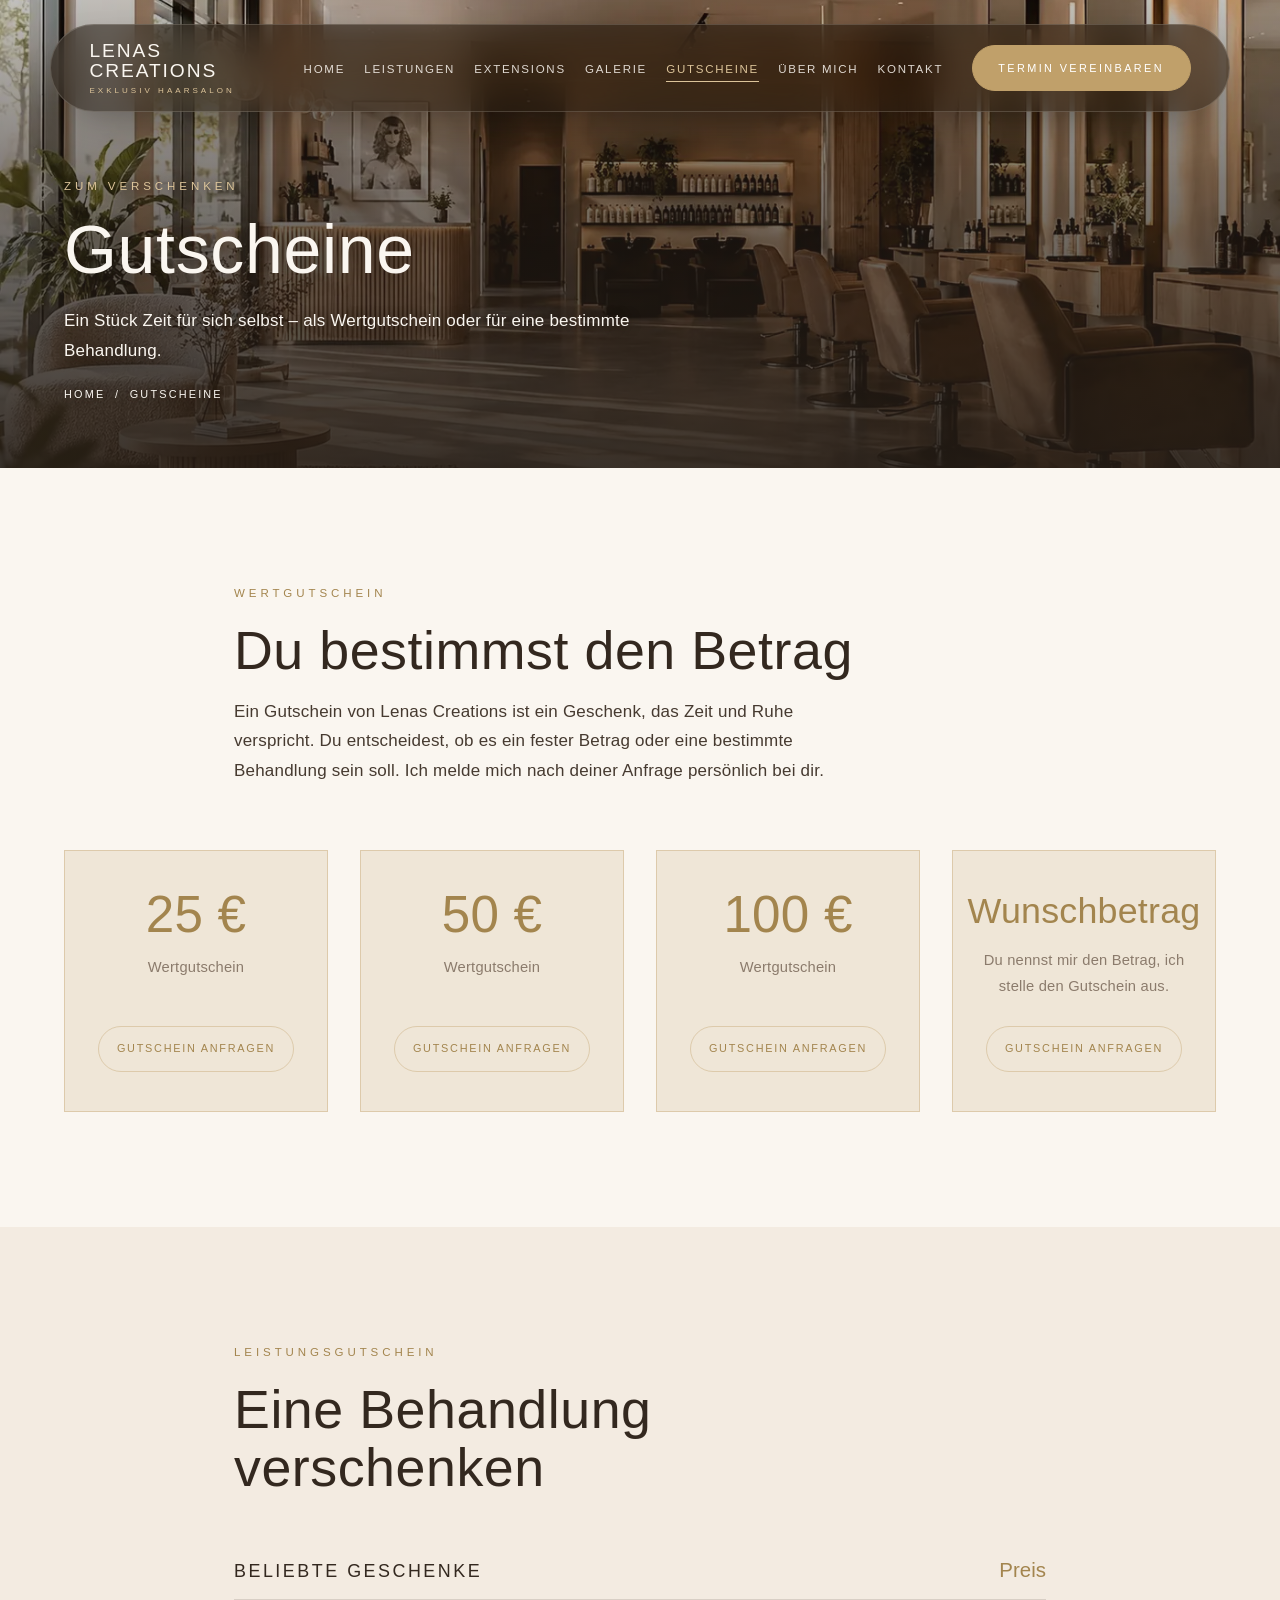
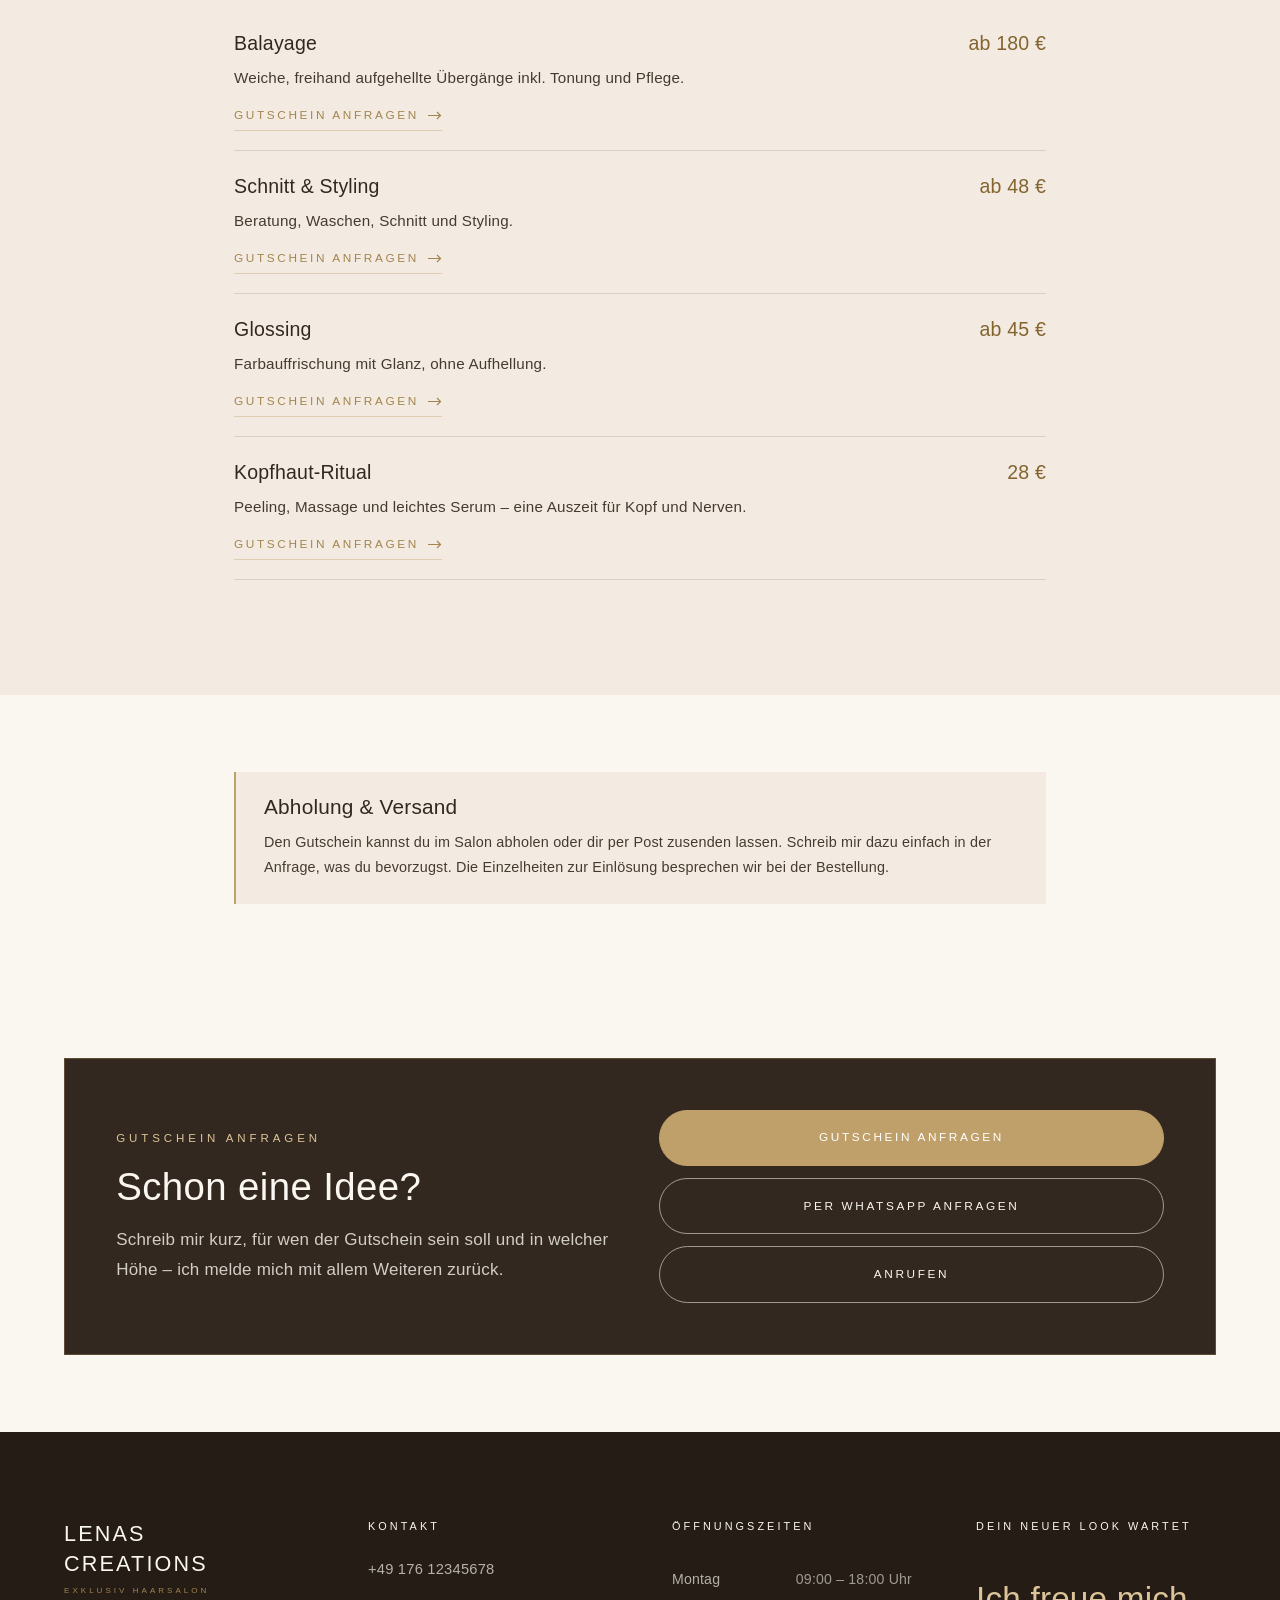
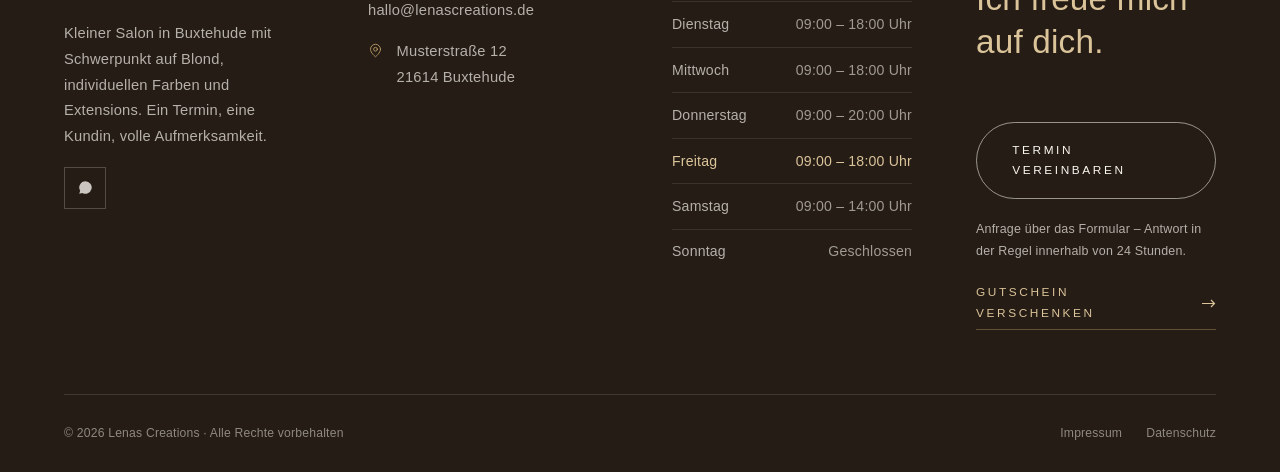
<file: gutscheine.html>
<!DOCTYPE html>
<html lang="de">
<head>
<meta charset="utf-8">
<meta name="viewport" content="width=device-width, initial-scale=1">
<title>Gutscheine verschenken – Lenas Creations Buxtehude</title>
<meta name="description" content="Friseur-Gutschein aus Buxtehude: Wertgutscheine ab 25 € oder Wunschbetrag sowie Leistungsgutscheine für Blond, Farbe und Pflege. Jetzt unverbindlich anfragen.">
<link rel="canonical" href="https://www.lenascreations.de/gutscheine.html">
<meta name="theme-color" content="#33281F">
<meta name="robots" content="index, follow">

<meta property="og:type" content="website">
<meta property="og:locale" content="de_DE">
<meta property="og:site_name" content="Lenas Creations">
<meta property="og:title" content="Gutscheine verschenken – Lenas Creations Buxtehude">
<meta property="og:description" content="Friseur-Gutschein aus Buxtehude: Wertgutscheine ab 25 € oder Wunschbetrag sowie Leistungsgutscheine für Blond, Farbe und Pflege. Jetzt unverbindlich anfragen.">
<meta property="og:url" content="https://www.lenascreations.de/gutscheine.html">
<meta property="og:image" content="https://www.lenascreations.de/images/og-image.jpg">
<meta name="twitter:card" content="summary_large_image">

<link rel="icon" href="favicon.svg" type="image/svg+xml">
<link rel="apple-touch-icon" href="favicon.svg">

<link rel="stylesheet" href="css/style.css">

</head>
<body>
<a class="skip-link" href="#main">Zum Inhalt springen</a>

<header class="header">
  <div class="header__inner">
    <a class="brand" href="index.html" aria-label="Lenas Creations – zur Startseite">
      <span class="brand__mark">Lenas<br>Creations<span class="brand__sub">Exklusiv Haarsalon</span></span>
    </a>
    <nav class="nav" aria-label="Hauptmenü">
      <ul class="nav__list"><li><a class="nav__link" href="index.html">Home</a></li><li><a class="nav__link" href="leistungen.html">Leistungen</a></li><li><a class="nav__link" href="extensions.html">Extensions</a></li><li><a class="nav__link" href="galerie.html">Galerie</a></li><li><a class="nav__link" href="gutscheine.html" aria-current="page">Gutscheine</a></li><li><a class="nav__link" href="ueber-mich.html">Über mich</a></li><li><a class="nav__link" href="kontakt.html">Kontakt</a></li></ul>
    </nav>
    <div class="header__cta"><a class="btn btn--sm" data-booking href="kontakt.html#termin"><span>Termin vereinbaren</span><svg class="btn__ext" viewBox="0 0 12 12" fill="none" stroke="currentColor" stroke-width="1.3" stroke-linecap="round" stroke-linejoin="round" aria-hidden="true"><path d="M4.5 1.5h6v6"/><path d="M10.5 1.5 5 7"/><path d="M9 8v2.5h-7.5V3H4"/></svg></a></div>
    <button class="burger" type="button" aria-label="Menü öffnen" aria-expanded="false" aria-controls="mobile-nav">
      <span></span><span></span><span></span>
    </button>
  </div>
</header>

<div class="mobile-nav" id="mobile-nav">
  <nav aria-label="Menü">
    <ul class="mobile-nav__list"><li><a href="index.html">Home</a></li><li><a href="leistungen.html">Leistungen</a></li><li><a href="extensions.html">Extensions</a></li><li><a href="galerie.html">Galerie</a></li><li><a href="gutscheine.html">Gutscheine</a></li><li><a href="ueber-mich.html">Über mich</a></li><li><a href="kontakt.html">Kontakt</a></li></ul>
  </nav>
  <div class="mobile-nav__foot">
    <a class="btn btn--block" data-booking href="kontakt.html#termin"><span>Termin vereinbaren</span><svg class="btn__ext" viewBox="0 0 12 12" fill="none" stroke="currentColor" stroke-width="1.3" stroke-linecap="round" stroke-linejoin="round" aria-hidden="true"><path d="M4.5 1.5h6v6"/><path d="M10.5 1.5 5 7"/><path d="M9 8v2.5h-7.5V3H4"/></svg></a>
    <a class="mobile-nav__meta" data-phone data-phone-text href="tel:"></a>
    <a class="mobile-nav__meta" data-mail data-mail-text href="mailto:"></a>
  </div>
</div>

<main id="main">

  <section class="page-hero">
    <div class="page-hero__media"><picture><source type="image/webp" srcset="images/leistung-pflege.webp"><img src="images/leistung-pflege.jpg" alt="Heller Stylingbereich im Salon von Lenas Creations" width="1600" height="1000" fetchpriority="high"></picture></div>
    <div class="page-hero__inner">
      <span class="eyebrow">Zum Verschenken</span>
      <h1>Gutscheine</h1>
      <p>Ein Stück Zeit für sich selbst – als Wertgutschein oder für eine bestimmte Behandlung.</p>
      <p class="breadcrumb"><a href="index.html">Home</a><span>/</span>Gutscheine</p>
    </div>
  </section>

  <section class="section">
    <div class="wrap wrap--sm">
      <div class="section-head reveal">
        <span class="eyebrow">Wertgutschein</span>
        <h2>Du bestimmst den Betrag</h2>
        <p style="margin-top:1.1rem" data-voucher-intro></p>
      </div>
    </div>
    <div class="wrap" data-voucher-section="values" hidden>
      <ul class="voucher-grid" data-voucher-values></ul>
    </div>
    <noscript><div class="wrap wrap--sm"><p>Für die Übersicht der Gutscheine wird JavaScript benötigt. Du kannst einen Gutschein aber jederzeit direkt <a href="kontakt.html?anliegen=gutschein#anfrage" style="text-decoration:underline">über das Kontaktformular anfragen</a>.</p></div></noscript>
  </section>

  <section class="section section--sand" data-voucher-section="services" hidden>
    <div class="wrap wrap--sm">
      <div class="section-head reveal">
        <span class="eyebrow">Leistungsgutschein</span>
        <h2>Eine Behandlung verschenken</h2>
      </div>
      <div class="price-block" data-voucher-services>
        <div class="price-block__head reveal"><h3>Beliebte Geschenke</h3><span class="price-block__note">Preis</span></div>
      </div>
    </div>
  </section>

  <section class="section section--tight">
    <div class="wrap wrap--sm">
      <div class="price-legal reveal" data-voucher-note-box hidden style="margin-top:0">
        <h3 style="font-size:1.3rem;margin-bottom:.7rem">Abholung &amp; Versand</h3>
        <p data-voucher-note></p>
      </div>
    </div>
  </section>

  <section class="section section--tight">
    <div class="wrap">
      <div class="booking-panel reveal">
        <div>
          <span class="eyebrow">Gutschein anfragen</span>
          <h2 style="font-size:clamp(1.7rem,3vw,2.4rem)">Schon eine Idee?</h2>
          <p style="margin-top:1.1rem">Schreib mir kurz, für wen der Gutschein sein soll und in welcher Höhe – ich melde mich mit allem Weiteren zurück.</p>
        </div>
        <div class="booking-panel__actions">
          <a class="btn btn--block" href="kontakt.html?anliegen=gutschein#anfrage">Gutschein anfragen</a>
          <a class="btn btn--light btn--block" data-whatsapp href="#">Per WhatsApp anfragen</a>
          <a class="btn btn--light btn--block" data-phone href="tel:">Anrufen</a>
        </div>
      </div>
    </div>
  </section>

</main>

<footer class="footer">
  <div class="wrap">
    <div class="footer__grid">

      <div>
        <span class="brand__mark" style="font-size:1.35rem">Lenas<br>Creations<span class="brand__sub">Exklusiv Haarsalon</span></span>
        <p style="margin-top:1.6rem;font-size:.92rem;max-width:20rem">
          Kleiner Salon in Buxtehude mit Schwerpunkt auf Blond, individuellen Farben und Extensions.
          Ein Termin, eine Kundin, volle Aufmerksamkeit.
        </p>
        <div class="socials">
          <a data-instagram href="#" aria-label="Instagram" target="_blank" rel="noopener"><svg width="17" height="17" viewBox="0 0 24 24" fill="none" stroke="currentColor" stroke-width="1.4" aria-hidden="true"><rect x="3" y="3" width="18" height="18" rx="5"/><circle cx="12" cy="12" r="4"/><circle cx="17.5" cy="6.5" r="1" fill="currentColor" stroke="none"/></svg></a>
          <a data-facebook href="#" aria-label="Facebook" target="_blank" rel="noopener"><svg width="17" height="17" viewBox="0 0 24 24" fill="currentColor" aria-hidden="true"><path d="M14 9V7.5c0-.7.2-1.1 1.2-1.1H17V3.6A17 17 0 0 0 14.7 3.5C12.2 3.5 10.6 5 10.6 7.7V9H8.2v3h2.4v8h3.4v-8h2.4l.4-3H14z"/></svg></a>
          <a data-whatsapp href="#" aria-label="WhatsApp"><svg width="15" height="15" viewBox="0 0 24 24" fill="currentColor" aria-hidden="true"><path d="M17.5 14.4c-.3-.2-1.7-.9-2-1-.3-.1-.5-.1-.7.2l-.9 1.1c-.2.2-.3.2-.6.1a8 8 0 0 1-2.4-1.5 9 9 0 0 1-1.6-2.1c-.2-.3 0-.5.1-.6l.5-.6c.1-.2.2-.3.3-.5v-.5l-1-2.3c-.2-.6-.5-.5-.7-.5h-.6c-.2 0-.5.1-.8.4-.3.3-1 1-1 2.5s1.1 2.9 1.2 3.1c.2.2 2.2 3.3 5.3 4.6 2.6 1.1 3.2.9 3.7.8.6 0 1.7-.7 2-1.4.2-.7.2-1.3.2-1.4-.1-.2-.3-.2-.6-.4zM12 2a10 10 0 0 0-8.6 15.1L2 22l5-1.3A10 10 0 1 0 12 2z"/></svg></a>
        </div>
      </div>

      <div>
        <h3 class="footer__title">Kontakt</h3>
        <address class="footer__contact">
          <a data-phone data-phone-text href="tel:"><svg width="15" height="15" viewBox="0 0 24 24" fill="none" stroke="currentColor" stroke-width="1.4" stroke-linecap="round" stroke-linejoin="round" aria-hidden="true"><path d="M22 16.9v3a2 2 0 0 1-2.2 2 19.8 19.8 0 0 1-8.6-3.1 19.5 19.5 0 0 1-6-6A19.8 19.8 0 0 1 2.1 4.2 2 2 0 0 1 4.1 2h3a2 2 0 0 1 2 1.7c.1 1 .4 1.9.7 2.8a2 2 0 0 1-.4 2.1L8.1 9.9a16 16 0 0 0 6 6l1.3-1.3a2 2 0 0 1 2.1-.4c.9.3 1.8.6 2.8.7a2 2 0 0 1 1.7 2z"/></svg></a>
          <a data-mail data-mail-text href="mailto:"><svg width="15" height="15" viewBox="0 0 24 24" fill="none" stroke="currentColor" stroke-width="1.4" stroke-linecap="round" stroke-linejoin="round" aria-hidden="true"><rect x="2" y="4" width="20" height="16" rx="2"/><path d="m2 7 10 6 10-6"/></svg></a>
          <span><svg width="15" height="15" viewBox="0 0 24 24" fill="none" stroke="currentColor" stroke-width="1.4" stroke-linecap="round" stroke-linejoin="round" aria-hidden="true"><path d="M20 10c0 6-8 12-8 12s-8-6-8-12a8 8 0 0 1 16 0z"/><circle cx="12" cy="10" r="3"/></svg><span data-address></span></span>
        </address>
      </div>

      <div>
        <h3 class="footer__title">Öffnungszeiten</h3>
        <ul class="hours" data-hours></ul>
      </div>

      <div class="footer__cta">
        <h3 class="footer__title">Dein neuer Look wartet</h3>
        <p class="script">Ich freue mich auf dich.</p>
        <a class="btn btn--light" data-booking href="kontakt.html#termin"><span>Termin vereinbaren</span><svg class="btn__ext" viewBox="0 0 12 12" fill="none" stroke="currentColor" stroke-width="1.3" stroke-linecap="round" stroke-linejoin="round" aria-hidden="true"><path d="M4.5 1.5h6v6"/><path d="M10.5 1.5 5 7"/><path d="M9 8v2.5h-7.5V3H4"/></svg></a>
        <span class="footer__contact" style="font-size:.78rem" data-booking-note></span>
        <a class="link-arrow" href="gutscheine.html">Gutschein verschenken <svg width="14" height="9" viewBox="0 0 14 9" fill="none" stroke="currentColor" stroke-width="1.2" aria-hidden="true"><path d="M0 4.5h12.5M9 1l3.5 3.5L9 8"/></svg></a>
      </div>

    </div>

    <div class="footer__bottom">
      <span>© <span data-year>2026</span> Lenas Creations · Alle Rechte vorbehalten</span>
      <nav aria-label="Rechtliches">
        <a href="impressum.html">Impressum</a>
        <a href="datenschutz.html">Datenschutz</a>
      </nav>
    </div>
  </div>
</footer>

<div class="action-bar">
  <a data-phone href="tel:"><svg width="15" height="15" viewBox="0 0 24 24" fill="none" stroke="currentColor" stroke-width="1.4" stroke-linecap="round" stroke-linejoin="round" aria-hidden="true"><path d="M22 16.9v3a2 2 0 0 1-2.2 2 19.8 19.8 0 0 1-8.6-3.1 19.5 19.5 0 0 1-6-6A19.8 19.8 0 0 1 2.1 4.2 2 2 0 0 1 4.1 2h3a2 2 0 0 1 2 1.7c.1 1 .4 1.9.7 2.8a2 2 0 0 1-.4 2.1L8.1 9.9a16 16 0 0 0 6 6l1.3-1.3a2 2 0 0 1 2.1-.4c.9.3 1.8.6 2.8.7a2 2 0 0 1 1.7 2z"/></svg><span>Anrufen</span></a>
  <a data-whatsapp href="#"><svg width="15" height="15" viewBox="0 0 24 24" fill="currentColor" aria-hidden="true"><path d="M17.5 14.4c-.3-.2-1.7-.9-2-1-.3-.1-.5-.1-.7.2l-.9 1.1c-.2.2-.3.2-.6.1a8 8 0 0 1-2.4-1.5 9 9 0 0 1-1.6-2.1c-.2-.3 0-.5.1-.6l.5-.6c.1-.2.2-.3.3-.5v-.5l-1-2.3c-.2-.6-.5-.5-.7-.5h-.6c-.2 0-.5.1-.8.4-.3.3-1 1-1 2.5s1.1 2.9 1.2 3.1c.2.2 2.2 3.3 5.3 4.6 2.6 1.1 3.2.9 3.7.8.6 0 1.7-.7 2-1.4.2-.7.2-1.3.2-1.4-.1-.2-.3-.2-.6-.4zM12 2a10 10 0 0 0-8.6 15.1L2 22l5-1.3A10 10 0 1 0 12 2z"/></svg><span>WhatsApp</span></a>
  <a class="is-primary" data-booking href="kontakt.html#termin"><svg width="15" height="15" viewBox="0 0 24 24" fill="none" stroke="currentColor" stroke-width="1.4" stroke-linecap="round" aria-hidden="true"><rect x="3" y="5" width="18" height="16" rx="2"/><path d="M3 10h18M8 3v4M16 3v4"/></svg><span>Termin</span></a>
</div>

<script src="js/config.js"></script>
<script src="js/main.js"></script>
</body>
</html>
</file>
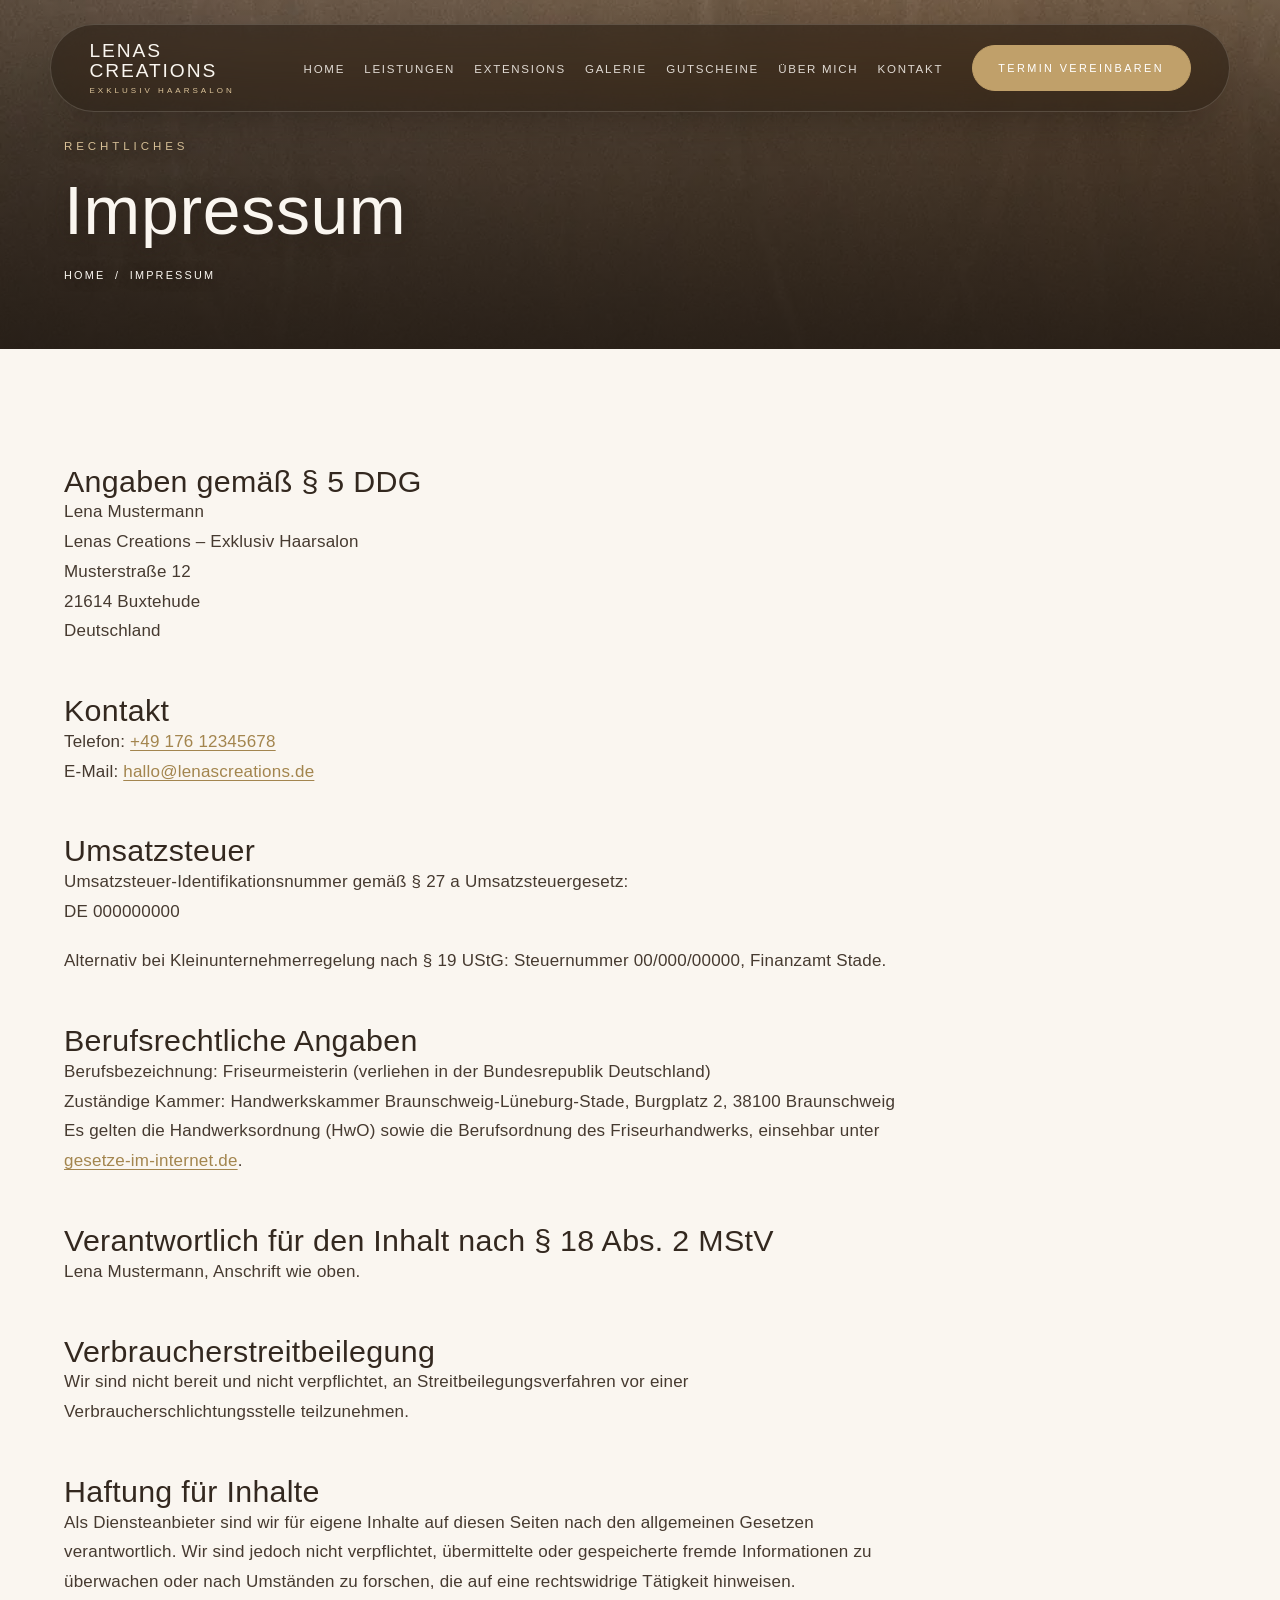
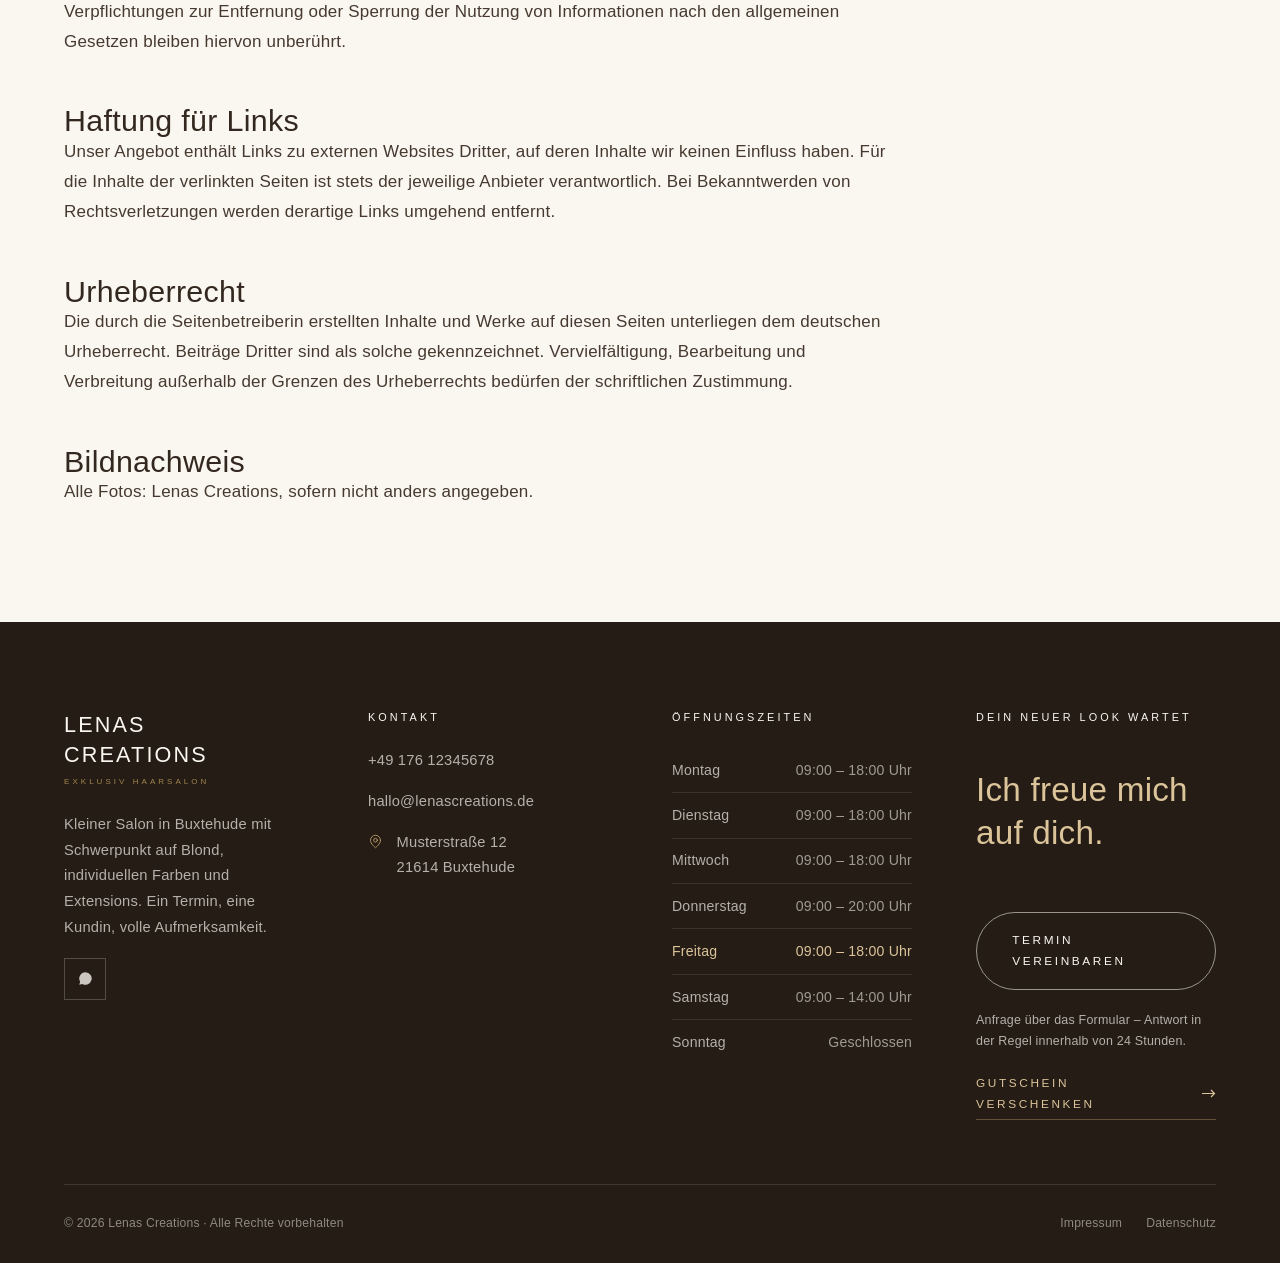
<file: impressum.html>
<!DOCTYPE html>
<html lang="de">
<head>
<meta charset="utf-8">
<meta name="viewport" content="width=device-width, initial-scale=1">
<title>Impressum – Lenas Creations, Haarsalon in Buxtehude</title>
<meta name="description" content="Impressum von Lenas Creations, Haarsalon in Buxtehude: Anbieterkennzeichnung nach § 5 DDG mit Name, Anschrift, Kontakt und zuständiger Handwerkskammer.">
<link rel="canonical" href="https://www.lenascreations.de/impressum.html">
<meta name="theme-color" content="#33281F">
<meta name="robots" content="noindex, follow">

<meta property="og:type" content="website">
<meta property="og:locale" content="de_DE">
<meta property="og:site_name" content="Lenas Creations">
<meta property="og:title" content="Impressum – Lenas Creations, Haarsalon in Buxtehude">
<meta property="og:description" content="Impressum von Lenas Creations, Haarsalon in Buxtehude: Anbieterkennzeichnung nach § 5 DDG mit Name, Anschrift, Kontakt und zuständiger Handwerkskammer.">
<meta property="og:url" content="https://www.lenascreations.de/impressum.html">
<meta property="og:image" content="https://www.lenascreations.de/images/og-image.jpg">
<meta name="twitter:card" content="summary_large_image">

<link rel="icon" href="favicon.svg" type="image/svg+xml">
<link rel="apple-touch-icon" href="favicon.svg">

<link rel="stylesheet" href="css/style.css">
<style>
.legal { max-width: 52rem; }
.legal h2 { font-size: clamp(1.4rem,2.4vw,1.9rem); margin-top: 3rem; }
.legal h2:first-of-type { margin-top: 0; }
.legal h3 { font-size: 1.15rem; margin-top: 2rem; text-transform: uppercase; letter-spacing: .1em; }
.legal p, .legal li { color: var(--ink); }
.legal ul { padding-left: 1.2rem; }
.legal li { margin-bottom: .5rem; }
.legal a { color: var(--gold-deep); text-decoration: underline; text-underline-offset: 3px; }
.legal .note { padding: 1.35rem 1.6rem; background: var(--cream-deep); border-left: 2px solid var(--gold); font-size: .9rem; color: var(--muted); margin: 2rem 0; }
</style>
</head>
<body>
<a class="skip-link" href="#main">Zum Inhalt springen</a>

<header class="header">
  <div class="header__inner">
    <a class="brand" href="index.html" aria-label="Lenas Creations – zur Startseite">
      <span class="brand__mark">Lenas<br>Creations<span class="brand__sub">Exklusiv Haarsalon</span></span>
    </a>
    <nav class="nav" aria-label="Hauptmenü">
      <ul class="nav__list"><li><a class="nav__link" href="index.html">Home</a></li><li><a class="nav__link" href="leistungen.html">Leistungen</a></li><li><a class="nav__link" href="extensions.html">Extensions</a></li><li><a class="nav__link" href="galerie.html">Galerie</a></li><li><a class="nav__link" href="gutscheine.html">Gutscheine</a></li><li><a class="nav__link" href="ueber-mich.html">Über mich</a></li><li><a class="nav__link" href="kontakt.html">Kontakt</a></li></ul>
    </nav>
    <div class="header__cta"><a class="btn btn--sm" data-booking href="kontakt.html#termin"><span>Termin vereinbaren</span><svg class="btn__ext" viewBox="0 0 12 12" fill="none" stroke="currentColor" stroke-width="1.3" stroke-linecap="round" stroke-linejoin="round" aria-hidden="true"><path d="M4.5 1.5h6v6"/><path d="M10.5 1.5 5 7"/><path d="M9 8v2.5h-7.5V3H4"/></svg></a></div>
    <button class="burger" type="button" aria-label="Menü öffnen" aria-expanded="false" aria-controls="mobile-nav">
      <span></span><span></span><span></span>
    </button>
  </div>
</header>

<div class="mobile-nav" id="mobile-nav">
  <nav aria-label="Menü">
    <ul class="mobile-nav__list"><li><a href="index.html">Home</a></li><li><a href="leistungen.html">Leistungen</a></li><li><a href="extensions.html">Extensions</a></li><li><a href="galerie.html">Galerie</a></li><li><a href="gutscheine.html">Gutscheine</a></li><li><a href="ueber-mich.html">Über mich</a></li><li><a href="kontakt.html">Kontakt</a></li></ul>
  </nav>
  <div class="mobile-nav__foot">
    <a class="btn btn--block" data-booking href="kontakt.html#termin"><span>Termin vereinbaren</span><svg class="btn__ext" viewBox="0 0 12 12" fill="none" stroke="currentColor" stroke-width="1.3" stroke-linecap="round" stroke-linejoin="round" aria-hidden="true"><path d="M4.5 1.5h6v6"/><path d="M10.5 1.5 5 7"/><path d="M9 8v2.5h-7.5V3H4"/></svg></a>
    <a class="mobile-nav__meta" data-phone data-phone-text href="tel:"></a>
    <a class="mobile-nav__meta" data-mail data-mail-text href="mailto:"></a>
  </div>
</div>

<main id="main">
  <section class="page-hero" style="min-height:clamp(280px,36svh,380px)">
    <div class="page-hero__media"><picture><source type="image/webp" srcset="images/salon-3.webp"><img src="images/salon-3.jpg" alt="" width="1200" height="900"></picture></div>
    <div class="page-hero__inner">
      <span class="eyebrow">Rechtliches</span>
      <h1>Impressum</h1>
      <p class="breadcrumb"><a href="index.html">Home</a><span>/</span>Impressum</p>
    </div>
  </section>

  <section class="section">
    <div class="wrap">
      <div class="legal">
        <h2>Angaben gemäß § 5 DDG</h2>
        <p>
          Lena Mustermann<br>
          Lenas Creations – Exklusiv Haarsalon<br>
          Musterstraße 12<br>
          21614 Buxtehude<br>
          Deutschland
        </p>

        <h2>Kontakt</h2>
        <p>
          Telefon: <a data-phone data-phone-text href="tel:"></a><br>
          E-Mail: <a data-mail data-mail-text href="mailto:"></a>
        </p>

        <h2>Umsatzsteuer</h2>
        <p>
          Umsatzsteuer-Identifikationsnummer gemäß § 27 a Umsatzsteuergesetz:<br>
          DE 000000000
        </p>
        <p>Alternativ bei Kleinunternehmerregelung nach § 19 UStG: Steuernummer 00/000/00000, Finanzamt Stade.</p>

        <h2>Berufsrechtliche Angaben</h2>
        <p>
          Berufsbezeichnung: Friseurmeisterin (verliehen in der Bundesrepublik Deutschland)<br>
          Zuständige Kammer: Handwerkskammer Braunschweig-Lüneburg-Stade, Burgplatz 2, 38100 Braunschweig<br>
          Es gelten die Handwerksordnung (HwO) sowie die Berufsordnung des Friseurhandwerks,
          einsehbar unter <a href="https://www.gesetze-im-internet.de/hwo/" target="_blank" rel="noopener">gesetze-im-internet.de</a>.
        </p>

        <h2>Verantwortlich für den Inhalt nach § 18 Abs. 2 MStV</h2>
        <p>Lena Mustermann, Anschrift wie oben.</p>

        <h2>Verbraucherstreitbeilegung</h2>
        <p>
          Wir sind nicht bereit und nicht verpflichtet, an Streitbeilegungsverfahren vor einer
          Verbraucherschlichtungsstelle teilzunehmen.
        </p>

        <h2>Haftung für Inhalte</h2>
        <p>
          Als Diensteanbieter sind wir für eigene Inhalte auf diesen Seiten nach den allgemeinen
          Gesetzen verantwortlich. Wir sind jedoch nicht verpflichtet, übermittelte oder gespeicherte
          fremde Informationen zu überwachen oder nach Umständen zu forschen, die auf eine
          rechtswidrige Tätigkeit hinweisen. Verpflichtungen zur Entfernung oder Sperrung der Nutzung
          von Informationen nach den allgemeinen Gesetzen bleiben hiervon unberührt.
        </p>

        <h2>Haftung für Links</h2>
        <p>
          Unser Angebot enthält Links zu externen Websites Dritter, auf deren Inhalte wir keinen
          Einfluss haben. Für die Inhalte der verlinkten Seiten ist stets der jeweilige Anbieter
          verantwortlich. Bei Bekanntwerden von Rechtsverletzungen werden derartige Links umgehend entfernt.
        </p>

        <h2>Urheberrecht</h2>
        <p>
          Die durch die Seitenbetreiberin erstellten Inhalte und Werke auf diesen Seiten unterliegen
          dem deutschen Urheberrecht. Beiträge Dritter sind als solche gekennzeichnet.
          Vervielfältigung, Bearbeitung und Verbreitung außerhalb der Grenzen des Urheberrechts
          bedürfen der schriftlichen Zustimmung.
        </p>

        <h2>Bildnachweis</h2>
        <p>Alle Fotos: Lenas Creations, sofern nicht anders angegeben.</p>
      </div>
    </div>
  </section>
</main>

<footer class="footer">
  <div class="wrap">
    <div class="footer__grid">

      <div>
        <span class="brand__mark" style="font-size:1.35rem">Lenas<br>Creations<span class="brand__sub">Exklusiv Haarsalon</span></span>
        <p style="margin-top:1.6rem;font-size:.92rem;max-width:20rem">
          Kleiner Salon in Buxtehude mit Schwerpunkt auf Blond, individuellen Farben und Extensions.
          Ein Termin, eine Kundin, volle Aufmerksamkeit.
        </p>
        <div class="socials">
          <a data-instagram href="#" aria-label="Instagram" target="_blank" rel="noopener"><svg width="17" height="17" viewBox="0 0 24 24" fill="none" stroke="currentColor" stroke-width="1.4" aria-hidden="true"><rect x="3" y="3" width="18" height="18" rx="5"/><circle cx="12" cy="12" r="4"/><circle cx="17.5" cy="6.5" r="1" fill="currentColor" stroke="none"/></svg></a>
          <a data-facebook href="#" aria-label="Facebook" target="_blank" rel="noopener"><svg width="17" height="17" viewBox="0 0 24 24" fill="currentColor" aria-hidden="true"><path d="M14 9V7.5c0-.7.2-1.1 1.2-1.1H17V3.6A17 17 0 0 0 14.7 3.5C12.2 3.5 10.6 5 10.6 7.7V9H8.2v3h2.4v8h3.4v-8h2.4l.4-3H14z"/></svg></a>
          <a data-whatsapp href="#" aria-label="WhatsApp"><svg width="15" height="15" viewBox="0 0 24 24" fill="currentColor" aria-hidden="true"><path d="M17.5 14.4c-.3-.2-1.7-.9-2-1-.3-.1-.5-.1-.7.2l-.9 1.1c-.2.2-.3.2-.6.1a8 8 0 0 1-2.4-1.5 9 9 0 0 1-1.6-2.1c-.2-.3 0-.5.1-.6l.5-.6c.1-.2.2-.3.3-.5v-.5l-1-2.3c-.2-.6-.5-.5-.7-.5h-.6c-.2 0-.5.1-.8.4-.3.3-1 1-1 2.5s1.1 2.9 1.2 3.1c.2.2 2.2 3.3 5.3 4.6 2.6 1.1 3.2.9 3.7.8.6 0 1.7-.7 2-1.4.2-.7.2-1.3.2-1.4-.1-.2-.3-.2-.6-.4zM12 2a10 10 0 0 0-8.6 15.1L2 22l5-1.3A10 10 0 1 0 12 2z"/></svg></a>
        </div>
      </div>

      <div>
        <h3 class="footer__title">Kontakt</h3>
        <address class="footer__contact">
          <a data-phone data-phone-text href="tel:"><svg width="15" height="15" viewBox="0 0 24 24" fill="none" stroke="currentColor" stroke-width="1.4" stroke-linecap="round" stroke-linejoin="round" aria-hidden="true"><path d="M22 16.9v3a2 2 0 0 1-2.2 2 19.8 19.8 0 0 1-8.6-3.1 19.5 19.5 0 0 1-6-6A19.8 19.8 0 0 1 2.1 4.2 2 2 0 0 1 4.1 2h3a2 2 0 0 1 2 1.7c.1 1 .4 1.9.7 2.8a2 2 0 0 1-.4 2.1L8.1 9.9a16 16 0 0 0 6 6l1.3-1.3a2 2 0 0 1 2.1-.4c.9.3 1.8.6 2.8.7a2 2 0 0 1 1.7 2z"/></svg></a>
          <a data-mail data-mail-text href="mailto:"><svg width="15" height="15" viewBox="0 0 24 24" fill="none" stroke="currentColor" stroke-width="1.4" stroke-linecap="round" stroke-linejoin="round" aria-hidden="true"><rect x="2" y="4" width="20" height="16" rx="2"/><path d="m2 7 10 6 10-6"/></svg></a>
          <span><svg width="15" height="15" viewBox="0 0 24 24" fill="none" stroke="currentColor" stroke-width="1.4" stroke-linecap="round" stroke-linejoin="round" aria-hidden="true"><path d="M20 10c0 6-8 12-8 12s-8-6-8-12a8 8 0 0 1 16 0z"/><circle cx="12" cy="10" r="3"/></svg><span data-address></span></span>
        </address>
      </div>

      <div>
        <h3 class="footer__title">Öffnungszeiten</h3>
        <ul class="hours" data-hours></ul>
      </div>

      <div class="footer__cta">
        <h3 class="footer__title">Dein neuer Look wartet</h3>
        <p class="script">Ich freue mich auf dich.</p>
        <a class="btn btn--light" data-booking href="kontakt.html#termin"><span>Termin vereinbaren</span><svg class="btn__ext" viewBox="0 0 12 12" fill="none" stroke="currentColor" stroke-width="1.3" stroke-linecap="round" stroke-linejoin="round" aria-hidden="true"><path d="M4.5 1.5h6v6"/><path d="M10.5 1.5 5 7"/><path d="M9 8v2.5h-7.5V3H4"/></svg></a>
        <span class="footer__contact" style="font-size:.78rem" data-booking-note></span>
        <a class="link-arrow" href="gutscheine.html">Gutschein verschenken <svg width="14" height="9" viewBox="0 0 14 9" fill="none" stroke="currentColor" stroke-width="1.2" aria-hidden="true"><path d="M0 4.5h12.5M9 1l3.5 3.5L9 8"/></svg></a>
      </div>

    </div>

    <div class="footer__bottom">
      <span>© <span data-year>2026</span> Lenas Creations · Alle Rechte vorbehalten</span>
      <nav aria-label="Rechtliches">
        <a href="impressum.html">Impressum</a>
        <a href="datenschutz.html">Datenschutz</a>
      </nav>
    </div>
  </div>
</footer>

<div class="action-bar">
  <a data-phone href="tel:"><svg width="15" height="15" viewBox="0 0 24 24" fill="none" stroke="currentColor" stroke-width="1.4" stroke-linecap="round" stroke-linejoin="round" aria-hidden="true"><path d="M22 16.9v3a2 2 0 0 1-2.2 2 19.8 19.8 0 0 1-8.6-3.1 19.5 19.5 0 0 1-6-6A19.8 19.8 0 0 1 2.1 4.2 2 2 0 0 1 4.1 2h3a2 2 0 0 1 2 1.7c.1 1 .4 1.9.7 2.8a2 2 0 0 1-.4 2.1L8.1 9.9a16 16 0 0 0 6 6l1.3-1.3a2 2 0 0 1 2.1-.4c.9.3 1.8.6 2.8.7a2 2 0 0 1 1.7 2z"/></svg><span>Anrufen</span></a>
  <a data-whatsapp href="#"><svg width="15" height="15" viewBox="0 0 24 24" fill="currentColor" aria-hidden="true"><path d="M17.5 14.4c-.3-.2-1.7-.9-2-1-.3-.1-.5-.1-.7.2l-.9 1.1c-.2.2-.3.2-.6.1a8 8 0 0 1-2.4-1.5 9 9 0 0 1-1.6-2.1c-.2-.3 0-.5.1-.6l.5-.6c.1-.2.2-.3.3-.5v-.5l-1-2.3c-.2-.6-.5-.5-.7-.5h-.6c-.2 0-.5.1-.8.4-.3.3-1 1-1 2.5s1.1 2.9 1.2 3.1c.2.2 2.2 3.3 5.3 4.6 2.6 1.1 3.2.9 3.7.8.6 0 1.7-.7 2-1.4.2-.7.2-1.3.2-1.4-.1-.2-.3-.2-.6-.4zM12 2a10 10 0 0 0-8.6 15.1L2 22l5-1.3A10 10 0 1 0 12 2z"/></svg><span>WhatsApp</span></a>
  <a class="is-primary" data-booking href="kontakt.html#termin"><svg width="15" height="15" viewBox="0 0 24 24" fill="none" stroke="currentColor" stroke-width="1.4" stroke-linecap="round" aria-hidden="true"><rect x="3" y="5" width="18" height="16" rx="2"/><path d="M3 10h18M8 3v4M16 3v4"/></svg><span>Termin</span></a>
</div>

<script src="js/config.js"></script>
<script src="js/main.js"></script>
</body>
</html>
</file>
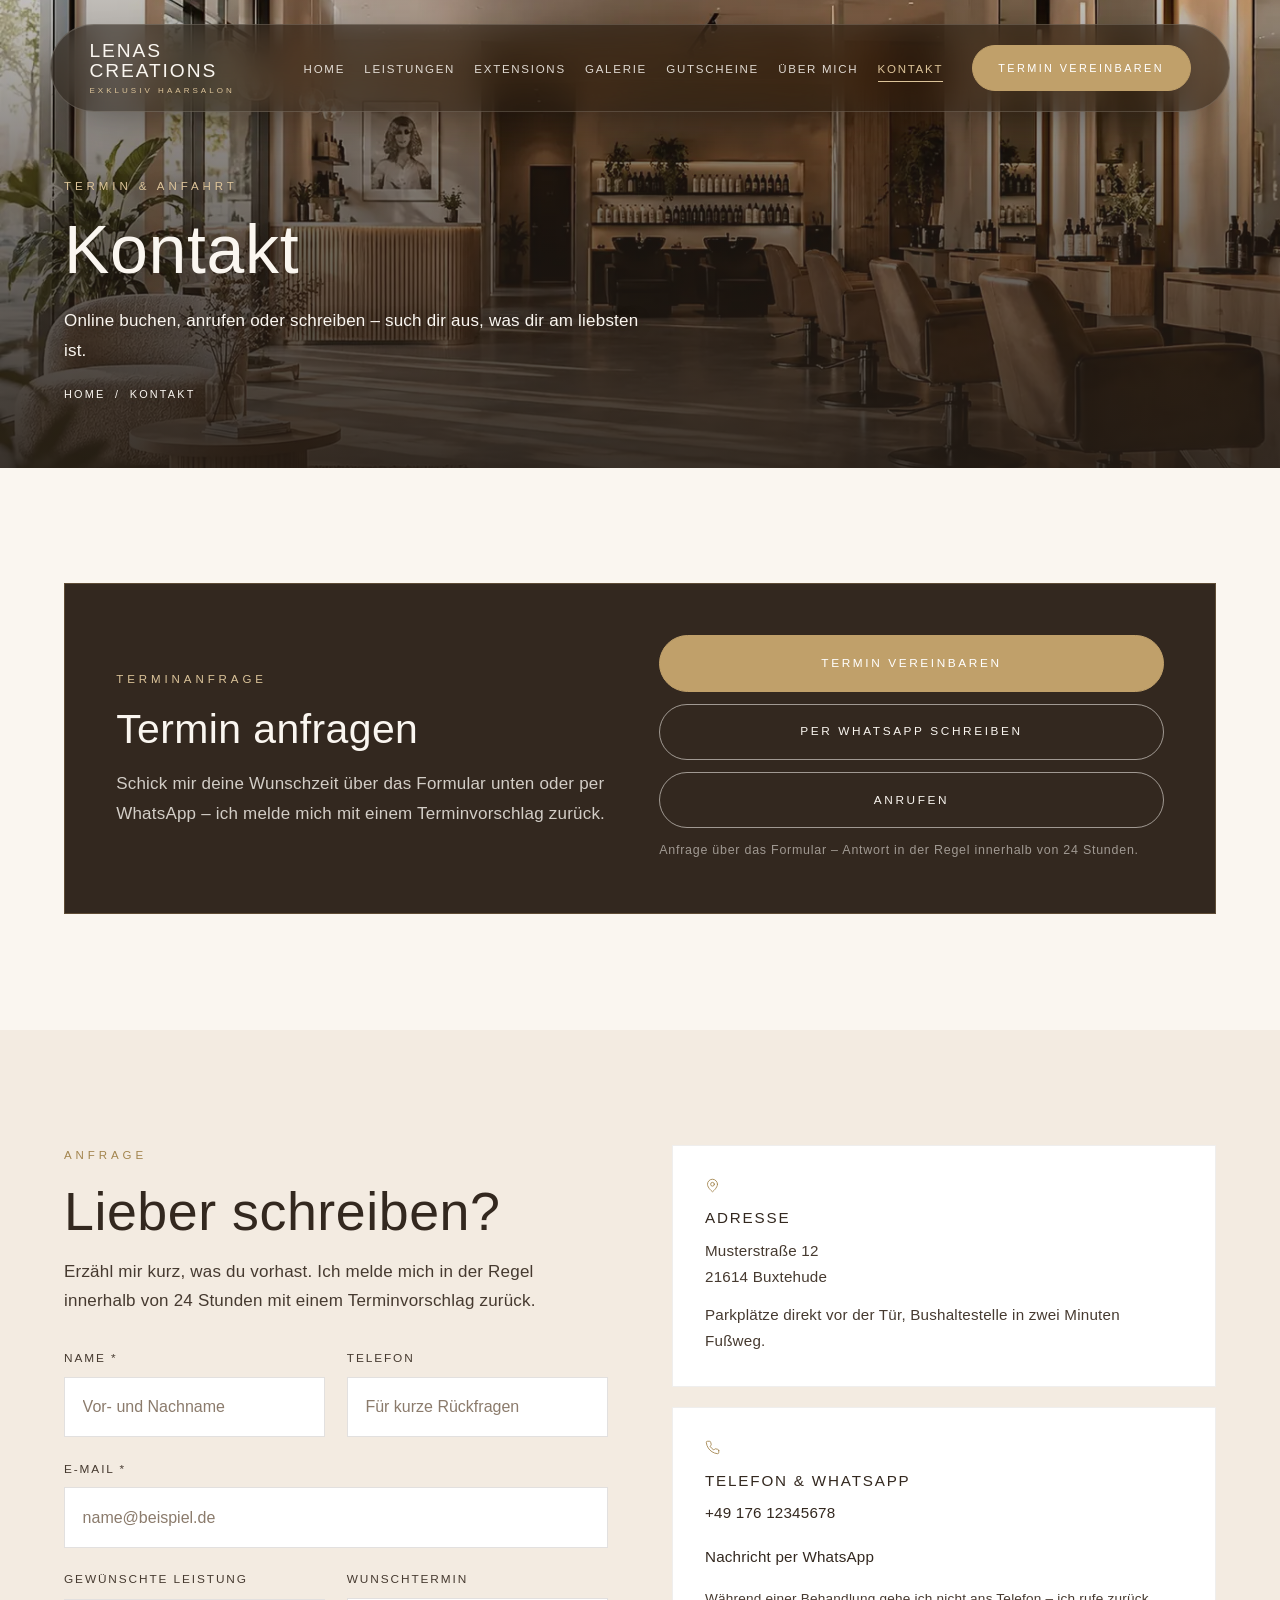
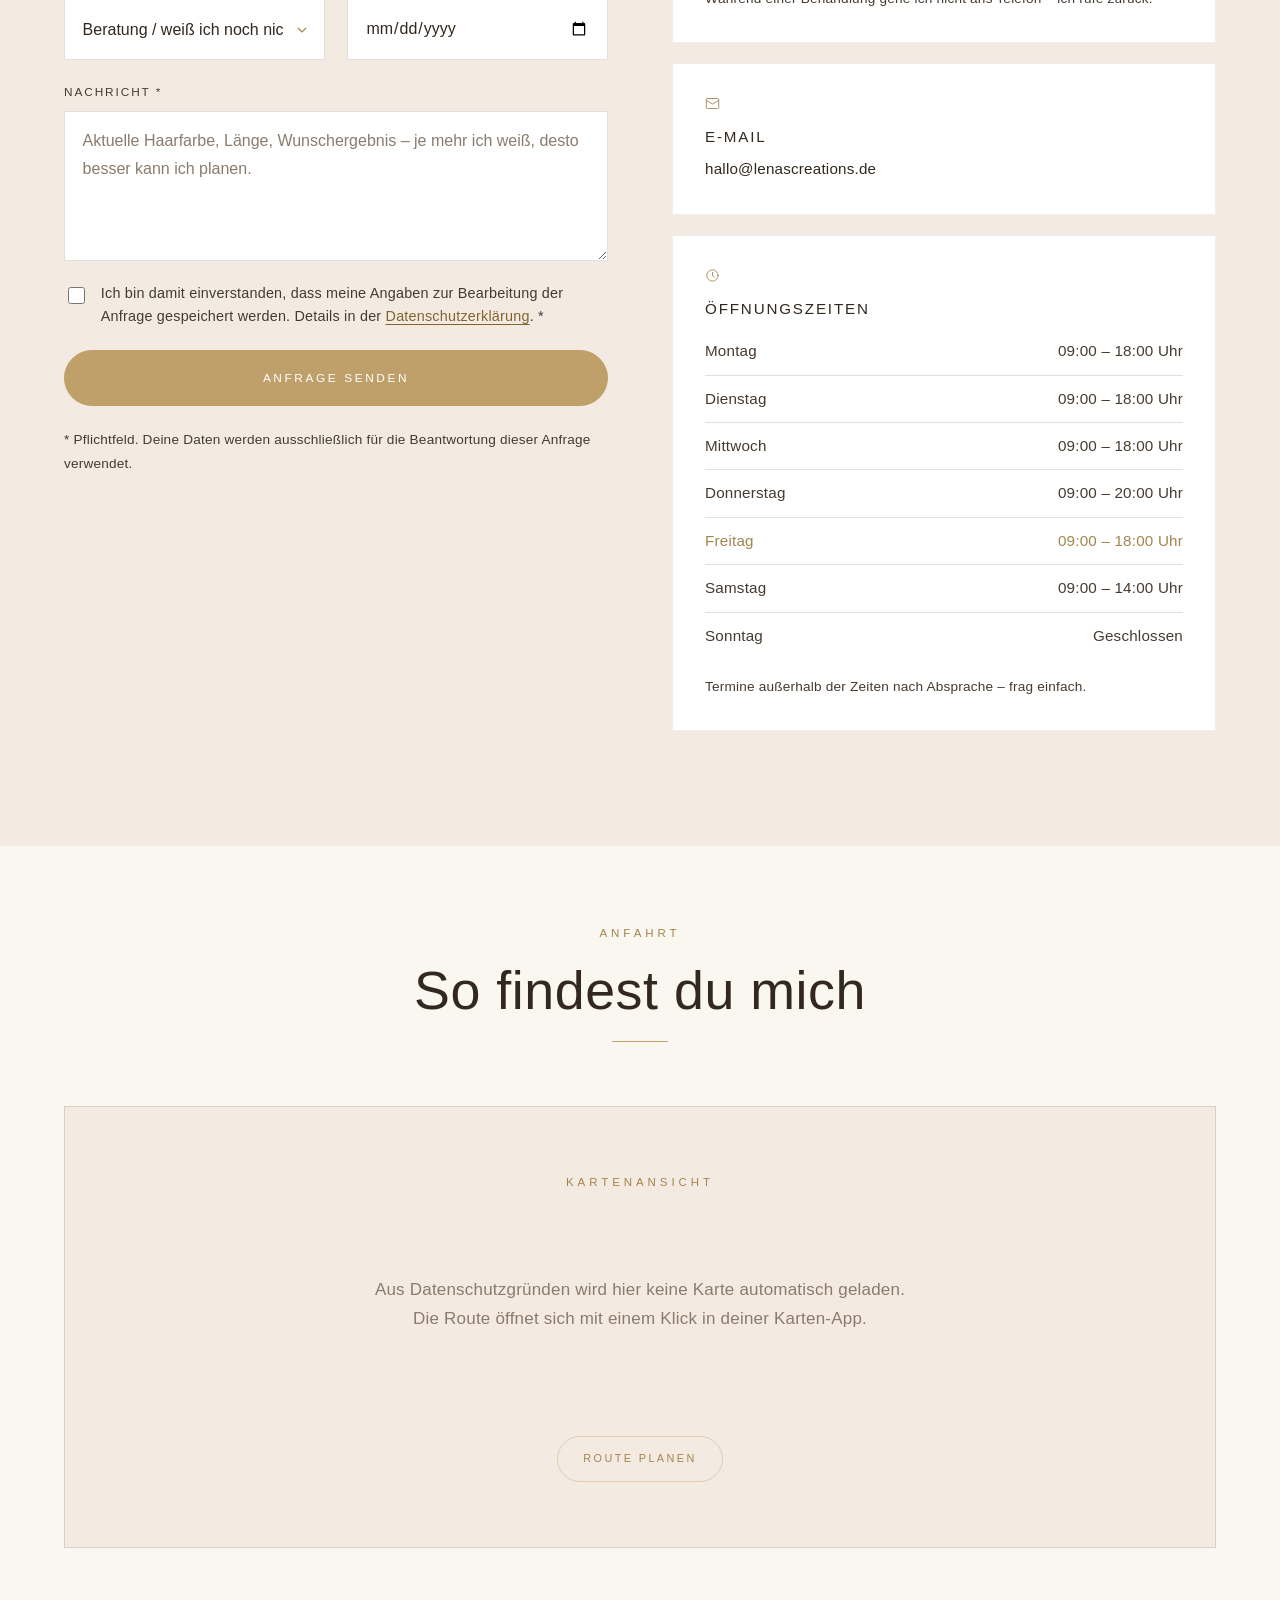
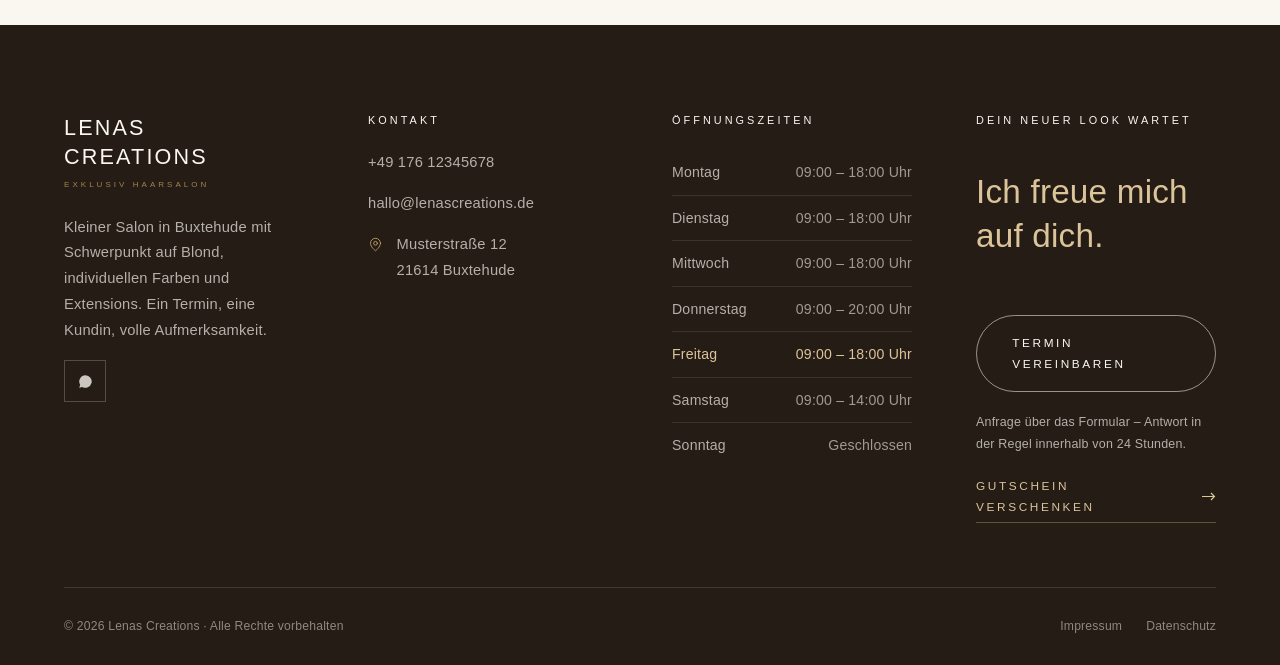
<file: kontakt.html>
<!DOCTYPE html>
<html lang="de">
<head>
<meta charset="utf-8">
<meta name="viewport" content="width=device-width, initial-scale=1">
<title>Kontakt &amp; Termin – Lenas Creations, Haarsalon in Buxtehude</title>
<meta name="description" content="Termin anfragen per Formular, WhatsApp oder Telefon. Lenas Creations, Haarsalon in Buxtehude: Adresse, Öffnungszeiten und Anfahrt auf einen Blick.">
<link rel="canonical" href="https://www.lenascreations.de/kontakt.html">
<meta name="theme-color" content="#33281F">
<meta name="robots" content="index, follow">

<meta property="og:type" content="website">
<meta property="og:locale" content="de_DE">
<meta property="og:site_name" content="Lenas Creations">
<meta property="og:title" content="Kontakt &amp; Termin – Lenas Creations, Haarsalon in Buxtehude">
<meta property="og:description" content="Termin anfragen per Formular, WhatsApp oder Telefon. Lenas Creations, Haarsalon in Buxtehude: Adresse, Öffnungszeiten und Anfahrt auf einen Blick.">
<meta property="og:url" content="https://www.lenascreations.de/kontakt.html">
<meta property="og:image" content="https://www.lenascreations.de/images/og-image.jpg">
<meta name="twitter:card" content="summary_large_image">

<link rel="icon" href="favicon.svg" type="image/svg+xml">
<link rel="apple-touch-icon" href="favicon.svg">

<link rel="stylesheet" href="css/style.css">

</head>
<body>
<a class="skip-link" href="#main">Zum Inhalt springen</a>

<header class="header">
  <div class="header__inner">
    <a class="brand" href="index.html" aria-label="Lenas Creations – zur Startseite">
      <span class="brand__mark">Lenas<br>Creations<span class="brand__sub">Exklusiv Haarsalon</span></span>
    </a>
    <nav class="nav" aria-label="Hauptmenü">
      <ul class="nav__list"><li><a class="nav__link" href="index.html">Home</a></li><li><a class="nav__link" href="leistungen.html">Leistungen</a></li><li><a class="nav__link" href="extensions.html">Extensions</a></li><li><a class="nav__link" href="galerie.html">Galerie</a></li><li><a class="nav__link" href="gutscheine.html">Gutscheine</a></li><li><a class="nav__link" href="ueber-mich.html">Über mich</a></li><li><a class="nav__link" href="kontakt.html" aria-current="page">Kontakt</a></li></ul>
    </nav>
    <div class="header__cta"><a class="btn btn--sm" data-booking href="kontakt.html#termin"><span>Termin vereinbaren</span><svg class="btn__ext" viewBox="0 0 12 12" fill="none" stroke="currentColor" stroke-width="1.3" stroke-linecap="round" stroke-linejoin="round" aria-hidden="true"><path d="M4.5 1.5h6v6"/><path d="M10.5 1.5 5 7"/><path d="M9 8v2.5h-7.5V3H4"/></svg></a></div>
    <button class="burger" type="button" aria-label="Menü öffnen" aria-expanded="false" aria-controls="mobile-nav">
      <span></span><span></span><span></span>
    </button>
  </div>
</header>

<div class="mobile-nav" id="mobile-nav">
  <nav aria-label="Menü">
    <ul class="mobile-nav__list"><li><a href="index.html">Home</a></li><li><a href="leistungen.html">Leistungen</a></li><li><a href="extensions.html">Extensions</a></li><li><a href="galerie.html">Galerie</a></li><li><a href="gutscheine.html">Gutscheine</a></li><li><a href="ueber-mich.html">Über mich</a></li><li><a href="kontakt.html">Kontakt</a></li></ul>
  </nav>
  <div class="mobile-nav__foot">
    <a class="btn btn--block" data-booking href="kontakt.html#termin"><span>Termin vereinbaren</span><svg class="btn__ext" viewBox="0 0 12 12" fill="none" stroke="currentColor" stroke-width="1.3" stroke-linecap="round" stroke-linejoin="round" aria-hidden="true"><path d="M4.5 1.5h6v6"/><path d="M10.5 1.5 5 7"/><path d="M9 8v2.5h-7.5V3H4"/></svg></a>
    <a class="mobile-nav__meta" data-phone data-phone-text href="tel:"></a>
    <a class="mobile-nav__meta" data-mail data-mail-text href="mailto:"></a>
  </div>
</div>

<main id="main">

  <section class="page-hero">
    <div class="page-hero__media"><picture><source type="image/webp" srcset="images/kontakt-salon.webp"><img src="images/kontakt-salon.jpg" alt="Empfangs- und Stylingbereich im Salon von Lenas Creations" width="1600" height="1000" fetchpriority="high"></picture></div>
    <div class="page-hero__inner">
      <span class="eyebrow">Termin &amp; Anfahrt</span>
      <h1>Kontakt</h1>
      <p>Online buchen, anrufen oder schreiben – such dir aus, was dir am liebsten ist.</p>
      <p class="breadcrumb"><a href="index.html">Home</a><span>/</span>Kontakt</p>
    </div>
  </section>

  <section class="section" id="termin">
    <div class="wrap">
      <div class="booking-panel reveal">
        <div>
          <!-- Zwei Fassungen: mit Buchungslink (config.js) die Online-Buchung, sonst die Anfrage -->
          <span class="eyebrow" data-if-booking hidden>Online-Terminbuchung</span>
          <h2 style="font-size:clamp(1.8rem,3.2vw,2.6rem)" data-if-booking hidden>Freie Zeiten ansehen und sofort reservieren</h2>
          <p style="margin-top:1.1rem" data-if-booking hidden>
            Der schnellste Weg zum Termin: verfügbare Zeiten in Echtzeit, Buchung rund um die Uhr,
            Bestätigung und Erinnerung kommen automatisch per E-Mail.
          </p>
          <span class="eyebrow" data-if-no-booking>Terminanfrage</span>
          <h2 style="font-size:clamp(1.8rem,3.2vw,2.6rem)" data-if-no-booking>Termin anfragen</h2>
          <p style="margin-top:1.1rem" data-if-no-booking>
            Schick mir deine Wunschzeit über das Formular unten oder per WhatsApp –
            ich melde mich mit einem Terminvorschlag zurück.
          </p>
        </div>
        <div class="booking-panel__actions">
<a class="btn btn--block" data-booking href="kontakt.html#termin"><span>Termin vereinbaren</span><svg class="btn__ext" viewBox="0 0 12 12" fill="none" stroke="currentColor" stroke-width="1.3" stroke-linecap="round" stroke-linejoin="round" aria-hidden="true"><path d="M4.5 1.5h6v6"/><path d="M10.5 1.5 5 7"/><path d="M9 8v2.5h-7.5V3H4"/></svg></a>
          <a class="btn btn--light btn--block" data-whatsapp href="#">Per WhatsApp schreiben</a>
          <a class="btn btn--light btn--block" data-phone href="tel:">Anrufen</a>
          <span class="booking-panel__meta" data-booking-note></span>
        </div>
      </div>
    </div>
  </section>

  <section class="section section--sand" id="anfrage">
    <div class="wrap">
      <div class="split" style="align-items:start">

        <div class="split__body reveal" style="max-width:none">
          <span class="eyebrow">Anfrage</span>
          <h2>Lieber schreiben?</h2>
          <p style="margin:1rem 0 2rem;color:var(--ink)">
            Erzähl mir kurz, was du vorhast. Ich melde mich in der Regel innerhalb von 24 Stunden
            mit einem Terminvorschlag zurück.
          </p>

          <form class="form" data-form novalidate>
            <input class="hp" type="text" name="_gotcha" tabindex="-1" autocomplete="off" aria-hidden="true">

            <div class="form__row">
              <div class="field">
                <label for="name">Name *</label>
                <input id="name" name="name" type="text" required autocomplete="name" placeholder="Vor- und Nachname">
                <span class="field__error">Bitte trag deinen Namen ein.</span>
              </div>
              <div class="field">
                <label for="telefon">Telefon</label>
                <input id="telefon" name="telefon" type="tel" autocomplete="tel" placeholder="Für kurze Rückfragen">
              </div>
            </div>

            <div class="field">
              <label for="email">E-Mail *</label>
              <input id="email" name="email" type="email" required autocomplete="email" placeholder="name@beispiel.de">
              <span class="field__error">Bitte eine gültige E-Mail-Adresse eintragen.</span>
            </div>

            <div class="form__row">
              <div class="field">
                <label for="leistung">Gewünschte Leistung</label>
                <select id="leistung" name="leistung">
                  <option>Beratung / weiß ich noch nicht</option>
                  <option>Blond (Balayage, Airtouch, Strähnen)</option>
                  <option>Farbe (Ansatz, Komplettfarbe, Glossing)</option>
                  <option>Blond- oder Farbkorrektur</option>
                  <option>Schnitt &amp; Styling</option>
                  <option>Extensions</option>
                  <option>Braut- oder Eventstyling</option>
                  <option>Gutschein</option>
                </select>
              </div>
              <div class="field">
                <label for="wunschtermin">Wunschtermin</label>
                <input id="wunschtermin" name="termin" type="date">
              </div>
            </div>

            <div class="field">
              <label for="nachricht">Nachricht *</label>
              <textarea id="nachricht" name="nachricht" required placeholder="Aktuelle Haarfarbe, Länge, Wunschergebnis – je mehr ich weiß, desto besser kann ich planen."></textarea>
              <span class="field__error">Bitte schreib mir noch ein paar Sätze.</span>
            </div>

            <label class="checkbox">
              <input type="checkbox" name="datenschutz" required>
              <span>Ich bin damit einverstanden, dass meine Angaben zur Bearbeitung der Anfrage
              gespeichert werden. Details in der <a href="datenschutz.html">Datenschutzerklärung</a>. *</span>
            </label>

            <div class="form__status" role="status" aria-live="polite"></div>

            <button class="btn" type="submit">Anfrage senden</button>
            <p class="form__note">* Pflichtfeld. Deine Daten werden ausschließlich für die Beantwortung dieser Anfrage verwendet.</p>
          </form>
        </div>

        <div class="reveal" data-delay="2" style="display:grid;gap:1.25rem">
          <div class="info-tile">
            <div class="info-tile__icon"><svg width="15" height="15" viewBox="0 0 24 24" fill="none" stroke="currentColor" stroke-width="1.4" stroke-linecap="round" stroke-linejoin="round" aria-hidden="true"><path d="M20 10c0 6-8 12-8 12s-8-6-8-12a8 8 0 0 1 16 0z"/><circle cx="12" cy="10" r="3"/></svg></div>
            <h3>Adresse</h3>
            <address data-address></address>
            <p style="margin-top:.8rem">Parkplätze direkt vor der Tür, Bushaltestelle in zwei Minuten Fußweg.</p>
          </div>
          <div class="info-tile">
            <div class="info-tile__icon"><svg width="15" height="15" viewBox="0 0 24 24" fill="none" stroke="currentColor" stroke-width="1.4" stroke-linecap="round" stroke-linejoin="round" aria-hidden="true"><path d="M22 16.9v3a2 2 0 0 1-2.2 2 19.8 19.8 0 0 1-8.6-3.1 19.5 19.5 0 0 1-6-6A19.8 19.8 0 0 1 2.1 4.2 2 2 0 0 1 4.1 2h3a2 2 0 0 1 2 1.7c.1 1 .4 1.9.7 2.8a2 2 0 0 1-.4 2.1L8.1 9.9a16 16 0 0 0 6 6l1.3-1.3a2 2 0 0 1 2.1-.4c.9.3 1.8.6 2.8.7a2 2 0 0 1 1.7 2z"/></svg></div>
            <h3>Telefon &amp; WhatsApp</h3>
            <p><a data-phone data-phone-text href="tel:"></a></p>
            <p style="margin-top:.4rem"><a data-whatsapp href="#">Nachricht per WhatsApp</a></p>
            <p style="margin-top:.8rem;font-size:.85rem">Während einer Behandlung gehe ich nicht ans Telefon – ich rufe zurück.</p>
          </div>
          <div class="info-tile">
            <div class="info-tile__icon"><svg width="15" height="15" viewBox="0 0 24 24" fill="none" stroke="currentColor" stroke-width="1.4" stroke-linecap="round" stroke-linejoin="round" aria-hidden="true"><rect x="2" y="4" width="20" height="16" rx="2"/><path d="m2 7 10 6 10-6"/></svg></div>
            <h3>E-Mail</h3>
            <p><a data-mail data-mail-text href="mailto:"></a></p>
          </div>
          <div class="info-tile">
            <div class="info-tile__icon"><svg width="15" height="15" viewBox="0 0 24 24" fill="none" stroke="currentColor" stroke-width="1.4" stroke-linecap="round" aria-hidden="true"><circle cx="12" cy="12" r="9"/><path d="M12 7v5l3 2"/></svg></div>
            <h3>Öffnungszeiten</h3>
            <ul class="hours" data-hours></ul>
            <p style="margin-top:1rem;font-size:.85rem">Termine außerhalb der Zeiten nach Absprache – frag einfach.</p>
          </div>
        </div>

      </div>
    </div>
  </section>

  <section class="section section--tight">
    <div class="wrap">
      <div class="section-head section-head--center reveal">
        <span class="eyebrow">Anfahrt</span>
        <h2>So findest du mich</h2>
        <hr class="rule rule--center">
      </div>
      <div class="map-frame reveal">
        <div class="map-placeholder">
          <span class="eyebrow" style="margin:0">Kartenansicht</span>
          <p style="max-width:34rem">
            Aus Datenschutzgründen wird hier keine Karte automatisch geladen.
            Die Route öffnet sich mit einem Klick in deiner Karten-App.
          </p>
          <a class="btn btn--outline btn--sm" href="https://www.google.com/maps/search/?api=1&amp;query=Musterstra%C3%9Fe+12+21614+Buxtehude" target="_blank" rel="noopener">Route planen</a>
        </div>
      </div>
    </div>
  </section>
</main>

<footer class="footer">
  <div class="wrap">
    <div class="footer__grid">

      <div>
        <span class="brand__mark" style="font-size:1.35rem">Lenas<br>Creations<span class="brand__sub">Exklusiv Haarsalon</span></span>
        <p style="margin-top:1.6rem;font-size:.92rem;max-width:20rem">
          Kleiner Salon in Buxtehude mit Schwerpunkt auf Blond, individuellen Farben und Extensions.
          Ein Termin, eine Kundin, volle Aufmerksamkeit.
        </p>
        <div class="socials">
          <a data-instagram href="#" aria-label="Instagram" target="_blank" rel="noopener"><svg width="17" height="17" viewBox="0 0 24 24" fill="none" stroke="currentColor" stroke-width="1.4" aria-hidden="true"><rect x="3" y="3" width="18" height="18" rx="5"/><circle cx="12" cy="12" r="4"/><circle cx="17.5" cy="6.5" r="1" fill="currentColor" stroke="none"/></svg></a>
          <a data-facebook href="#" aria-label="Facebook" target="_blank" rel="noopener"><svg width="17" height="17" viewBox="0 0 24 24" fill="currentColor" aria-hidden="true"><path d="M14 9V7.5c0-.7.2-1.1 1.2-1.1H17V3.6A17 17 0 0 0 14.7 3.5C12.2 3.5 10.6 5 10.6 7.7V9H8.2v3h2.4v8h3.4v-8h2.4l.4-3H14z"/></svg></a>
          <a data-whatsapp href="#" aria-label="WhatsApp"><svg width="15" height="15" viewBox="0 0 24 24" fill="currentColor" aria-hidden="true"><path d="M17.5 14.4c-.3-.2-1.7-.9-2-1-.3-.1-.5-.1-.7.2l-.9 1.1c-.2.2-.3.2-.6.1a8 8 0 0 1-2.4-1.5 9 9 0 0 1-1.6-2.1c-.2-.3 0-.5.1-.6l.5-.6c.1-.2.2-.3.3-.5v-.5l-1-2.3c-.2-.6-.5-.5-.7-.5h-.6c-.2 0-.5.1-.8.4-.3.3-1 1-1 2.5s1.1 2.9 1.2 3.1c.2.2 2.2 3.3 5.3 4.6 2.6 1.1 3.2.9 3.7.8.6 0 1.7-.7 2-1.4.2-.7.2-1.3.2-1.4-.1-.2-.3-.2-.6-.4zM12 2a10 10 0 0 0-8.6 15.1L2 22l5-1.3A10 10 0 1 0 12 2z"/></svg></a>
        </div>
      </div>

      <div>
        <h3 class="footer__title">Kontakt</h3>
        <address class="footer__contact">
          <a data-phone data-phone-text href="tel:"><svg width="15" height="15" viewBox="0 0 24 24" fill="none" stroke="currentColor" stroke-width="1.4" stroke-linecap="round" stroke-linejoin="round" aria-hidden="true"><path d="M22 16.9v3a2 2 0 0 1-2.2 2 19.8 19.8 0 0 1-8.6-3.1 19.5 19.5 0 0 1-6-6A19.8 19.8 0 0 1 2.1 4.2 2 2 0 0 1 4.1 2h3a2 2 0 0 1 2 1.7c.1 1 .4 1.9.7 2.8a2 2 0 0 1-.4 2.1L8.1 9.9a16 16 0 0 0 6 6l1.3-1.3a2 2 0 0 1 2.1-.4c.9.3 1.8.6 2.8.7a2 2 0 0 1 1.7 2z"/></svg></a>
          <a data-mail data-mail-text href="mailto:"><svg width="15" height="15" viewBox="0 0 24 24" fill="none" stroke="currentColor" stroke-width="1.4" stroke-linecap="round" stroke-linejoin="round" aria-hidden="true"><rect x="2" y="4" width="20" height="16" rx="2"/><path d="m2 7 10 6 10-6"/></svg></a>
          <span><svg width="15" height="15" viewBox="0 0 24 24" fill="none" stroke="currentColor" stroke-width="1.4" stroke-linecap="round" stroke-linejoin="round" aria-hidden="true"><path d="M20 10c0 6-8 12-8 12s-8-6-8-12a8 8 0 0 1 16 0z"/><circle cx="12" cy="10" r="3"/></svg><span data-address></span></span>
        </address>
      </div>

      <div>
        <h3 class="footer__title">Öffnungszeiten</h3>
        <ul class="hours" data-hours></ul>
      </div>

      <div class="footer__cta">
        <h3 class="footer__title">Dein neuer Look wartet</h3>
        <p class="script">Ich freue mich auf dich.</p>
        <a class="btn btn--light" data-booking href="kontakt.html#termin"><span>Termin vereinbaren</span><svg class="btn__ext" viewBox="0 0 12 12" fill="none" stroke="currentColor" stroke-width="1.3" stroke-linecap="round" stroke-linejoin="round" aria-hidden="true"><path d="M4.5 1.5h6v6"/><path d="M10.5 1.5 5 7"/><path d="M9 8v2.5h-7.5V3H4"/></svg></a>
        <span class="footer__contact" style="font-size:.78rem" data-booking-note></span>
        <a class="link-arrow" href="gutscheine.html">Gutschein verschenken <svg width="14" height="9" viewBox="0 0 14 9" fill="none" stroke="currentColor" stroke-width="1.2" aria-hidden="true"><path d="M0 4.5h12.5M9 1l3.5 3.5L9 8"/></svg></a>
      </div>

    </div>

    <div class="footer__bottom">
      <span>© <span data-year>2026</span> Lenas Creations · Alle Rechte vorbehalten</span>
      <nav aria-label="Rechtliches">
        <a href="impressum.html">Impressum</a>
        <a href="datenschutz.html">Datenschutz</a>
      </nav>
    </div>
  </div>
</footer>

<div class="action-bar">
  <a data-phone href="tel:"><svg width="15" height="15" viewBox="0 0 24 24" fill="none" stroke="currentColor" stroke-width="1.4" stroke-linecap="round" stroke-linejoin="round" aria-hidden="true"><path d="M22 16.9v3a2 2 0 0 1-2.2 2 19.8 19.8 0 0 1-8.6-3.1 19.5 19.5 0 0 1-6-6A19.8 19.8 0 0 1 2.1 4.2 2 2 0 0 1 4.1 2h3a2 2 0 0 1 2 1.7c.1 1 .4 1.9.7 2.8a2 2 0 0 1-.4 2.1L8.1 9.9a16 16 0 0 0 6 6l1.3-1.3a2 2 0 0 1 2.1-.4c.9.3 1.8.6 2.8.7a2 2 0 0 1 1.7 2z"/></svg><span>Anrufen</span></a>
  <a data-whatsapp href="#"><svg width="15" height="15" viewBox="0 0 24 24" fill="currentColor" aria-hidden="true"><path d="M17.5 14.4c-.3-.2-1.7-.9-2-1-.3-.1-.5-.1-.7.2l-.9 1.1c-.2.2-.3.2-.6.1a8 8 0 0 1-2.4-1.5 9 9 0 0 1-1.6-2.1c-.2-.3 0-.5.1-.6l.5-.6c.1-.2.2-.3.3-.5v-.5l-1-2.3c-.2-.6-.5-.5-.7-.5h-.6c-.2 0-.5.1-.8.4-.3.3-1 1-1 2.5s1.1 2.9 1.2 3.1c.2.2 2.2 3.3 5.3 4.6 2.6 1.1 3.2.9 3.7.8.6 0 1.7-.7 2-1.4.2-.7.2-1.3.2-1.4-.1-.2-.3-.2-.6-.4zM12 2a10 10 0 0 0-8.6 15.1L2 22l5-1.3A10 10 0 1 0 12 2z"/></svg><span>WhatsApp</span></a>
  <a class="is-primary" data-booking href="kontakt.html#termin"><svg width="15" height="15" viewBox="0 0 24 24" fill="none" stroke="currentColor" stroke-width="1.4" stroke-linecap="round" aria-hidden="true"><rect x="3" y="5" width="18" height="16" rx="2"/><path d="M3 10h18M8 3v4M16 3v4"/></svg><span>Termin</span></a>
</div>

<script src="js/config.js"></script>
<script src="js/main.js"></script>
</body>
</html>
</file>
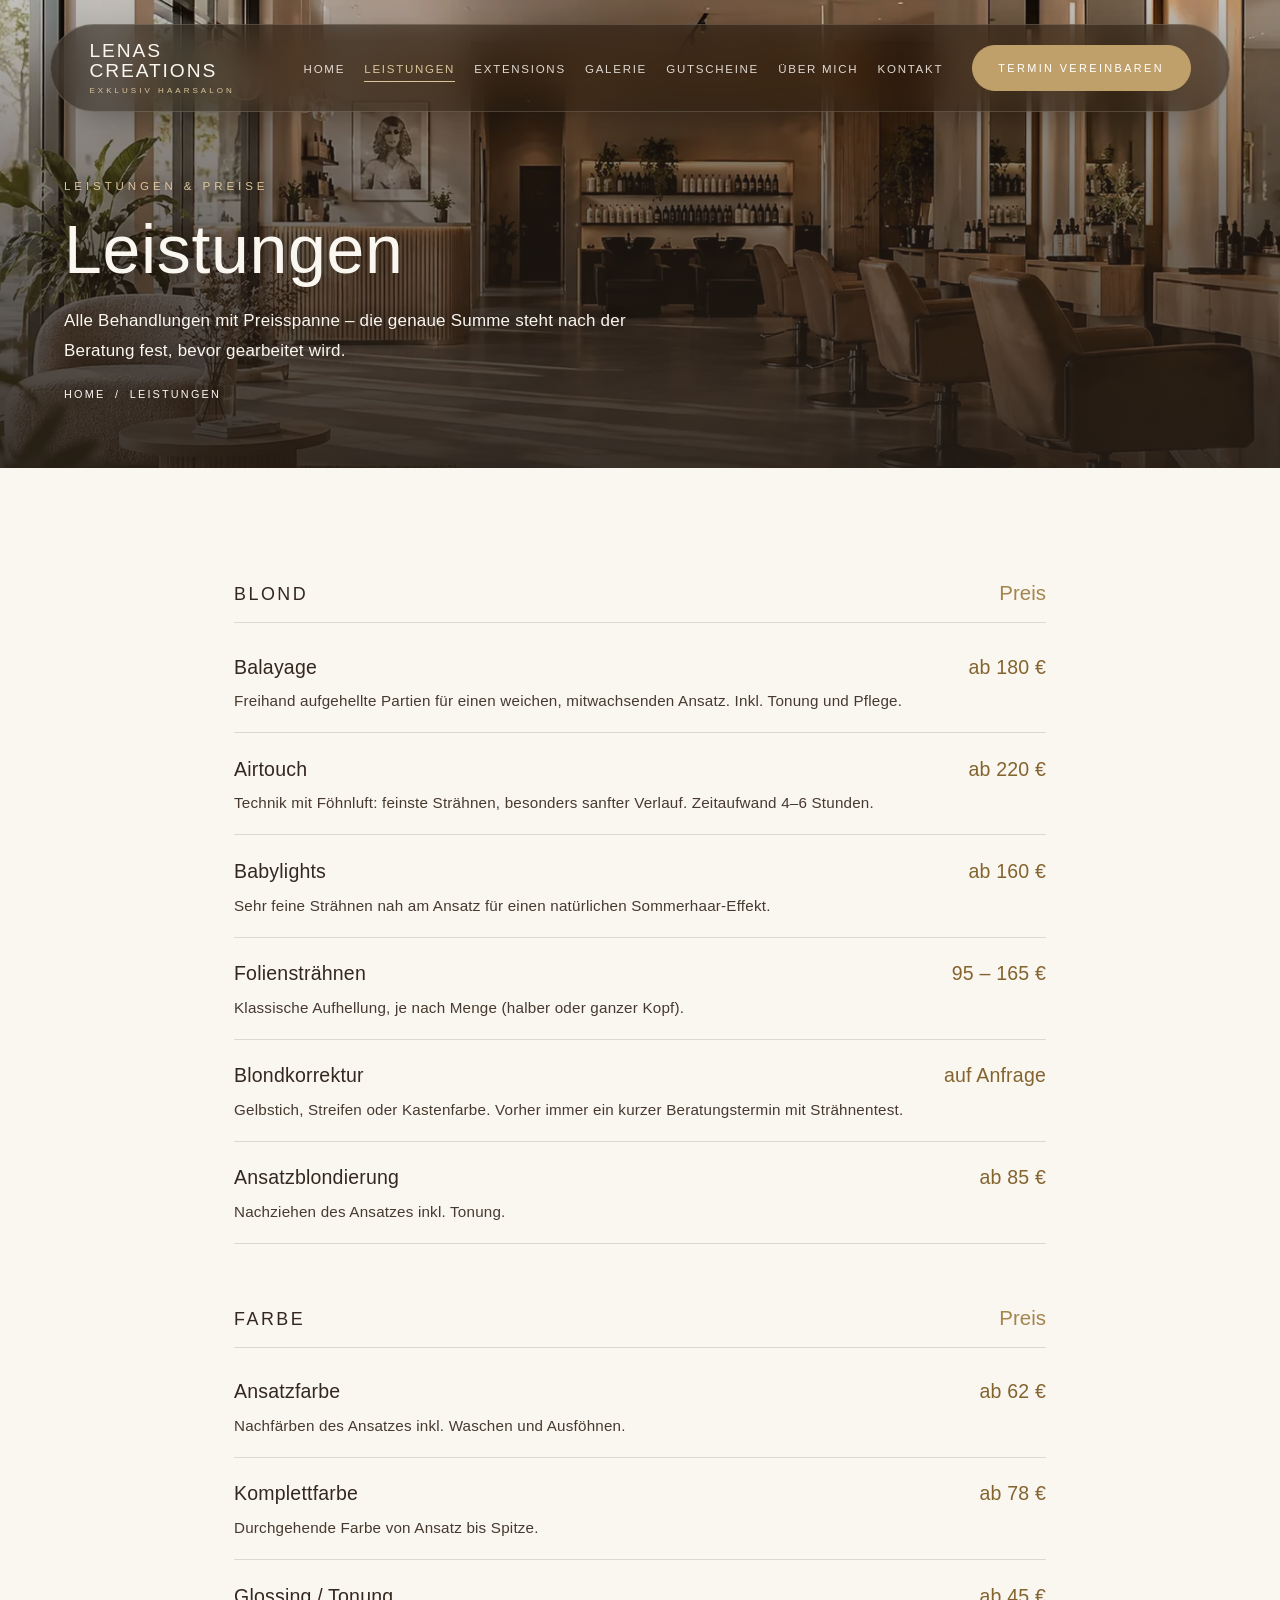
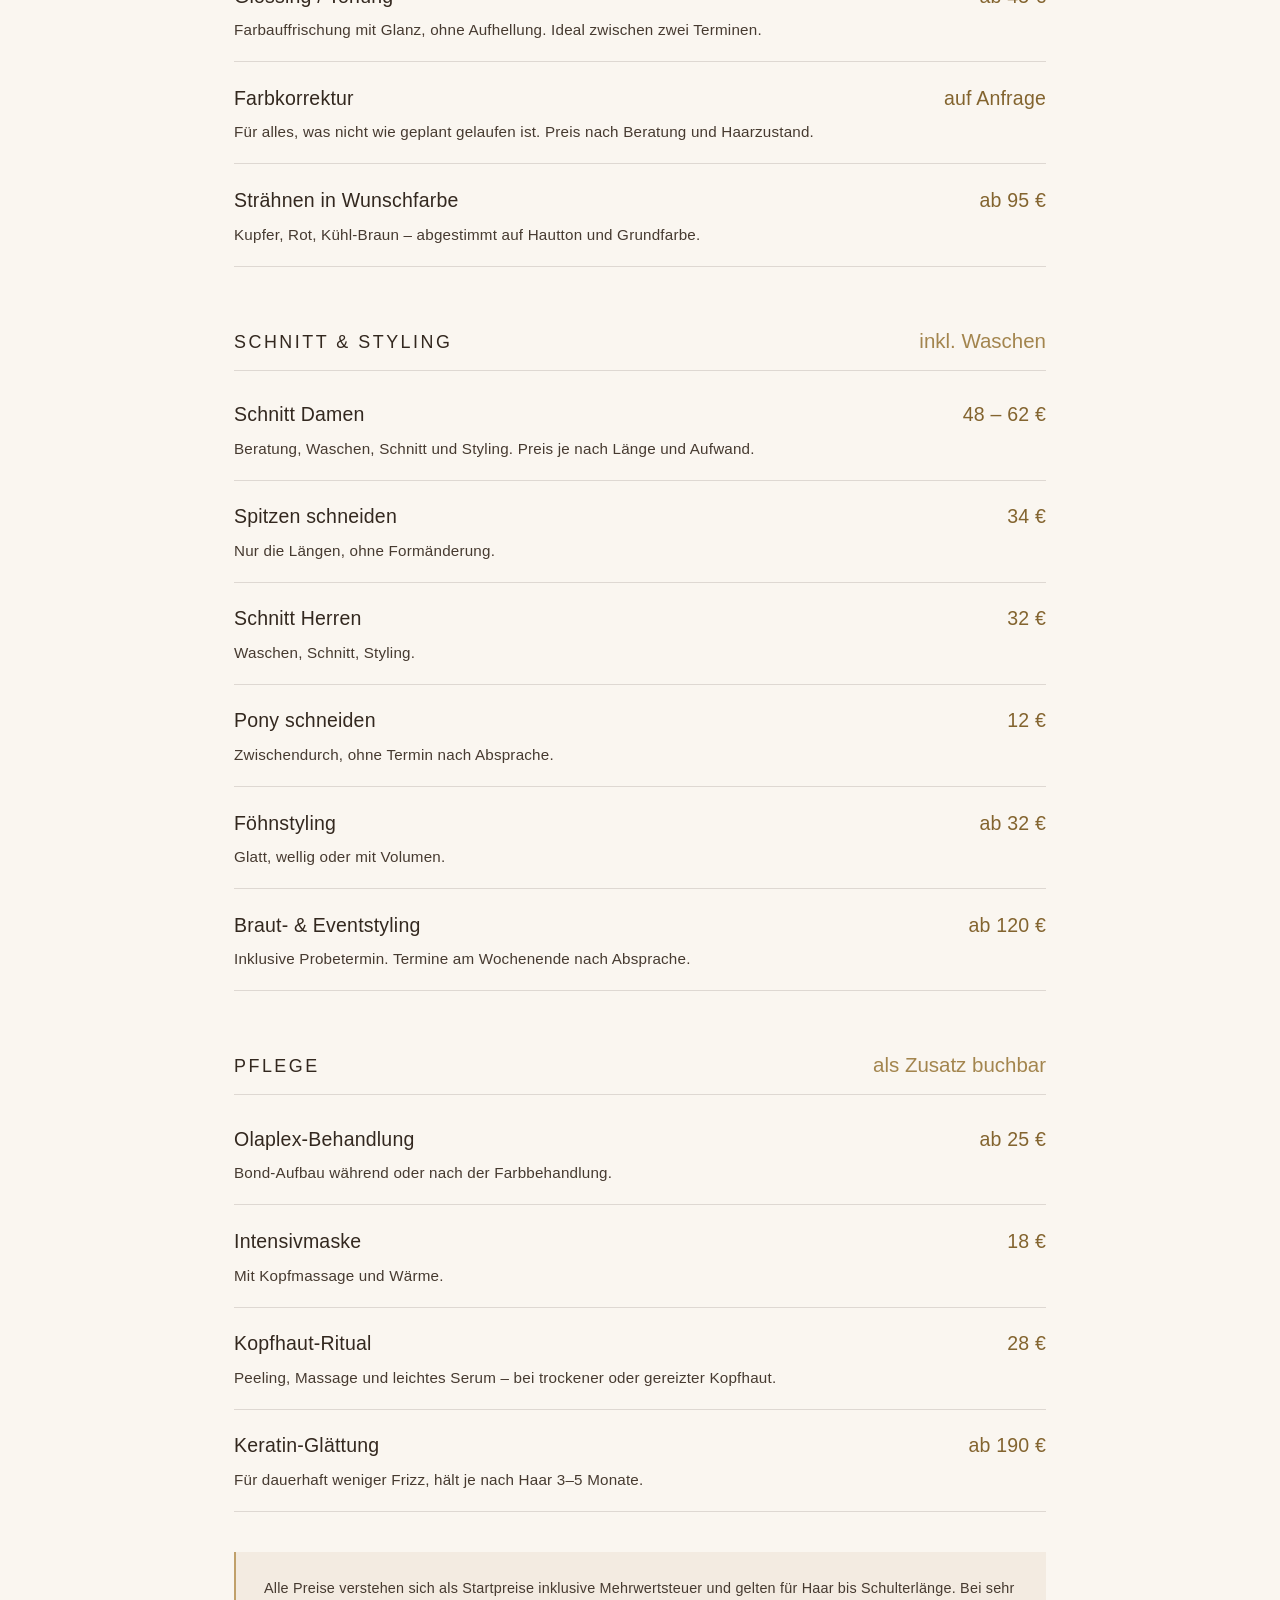
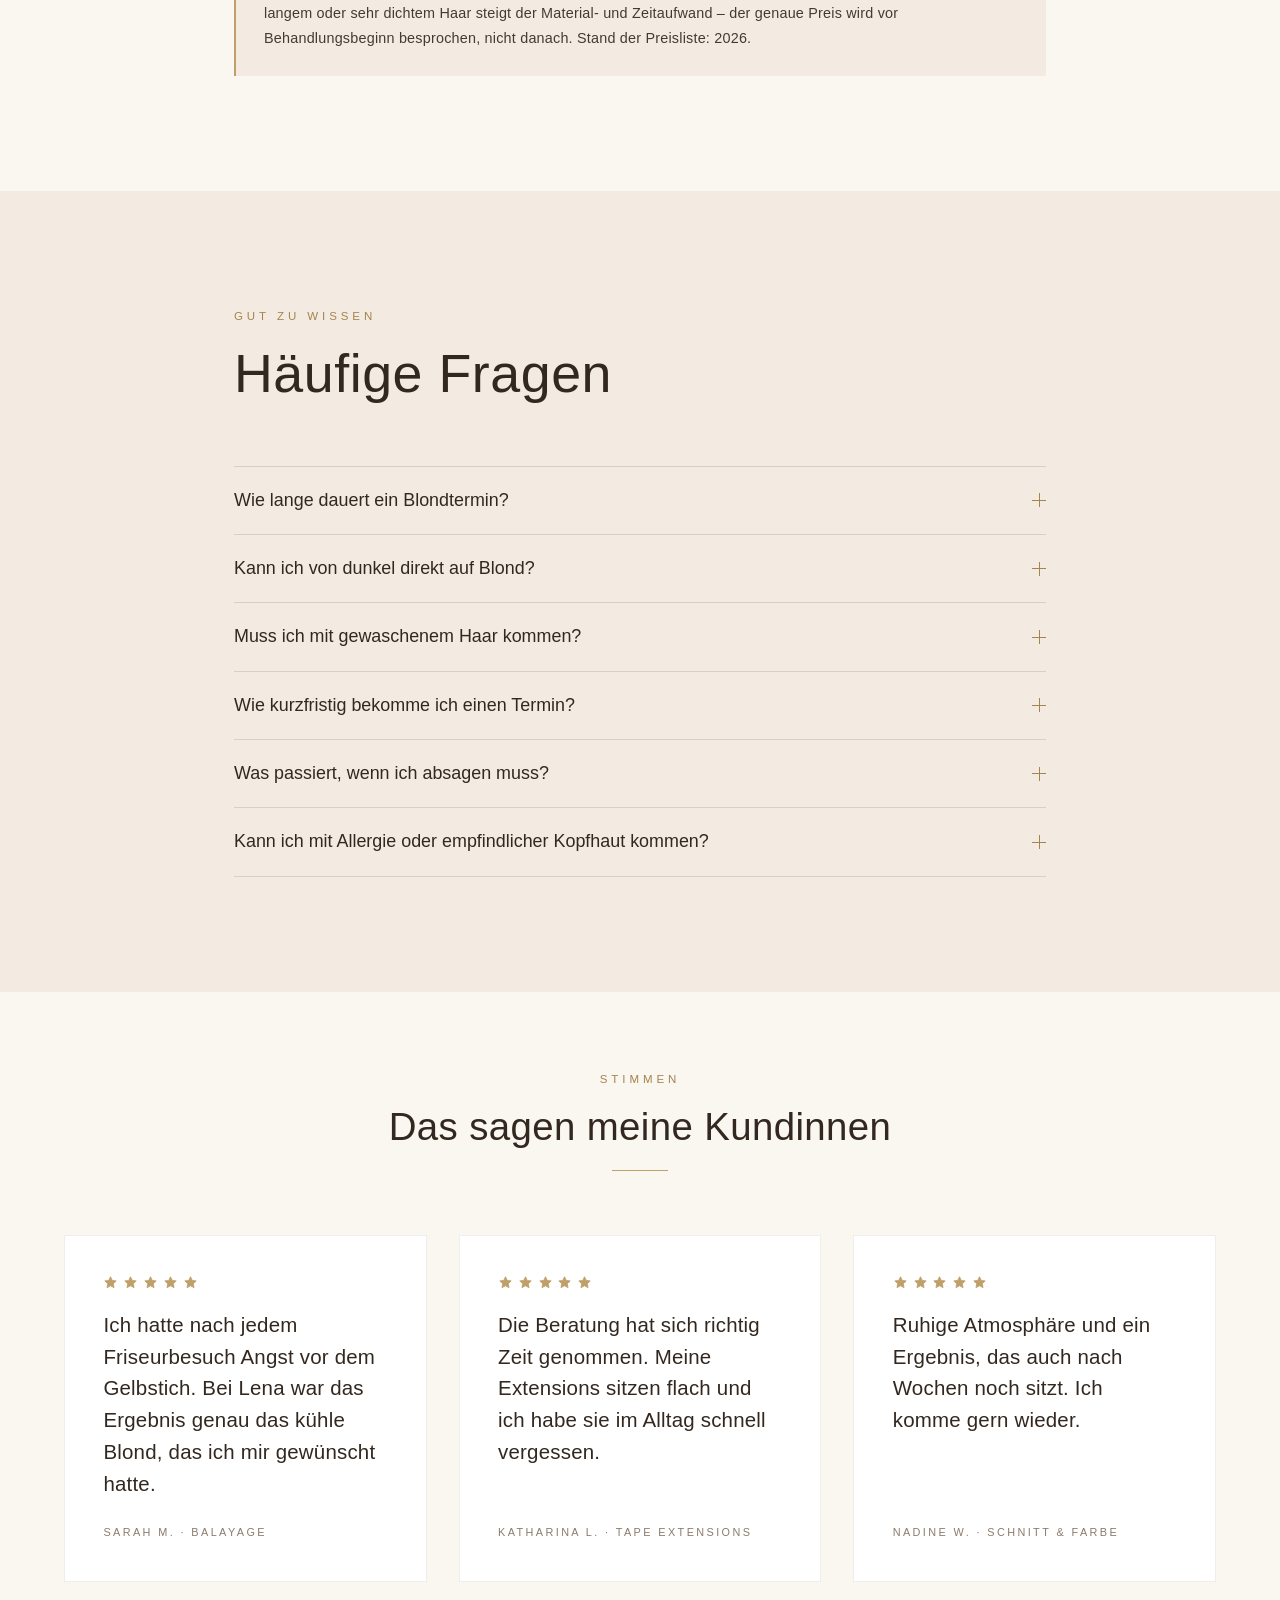
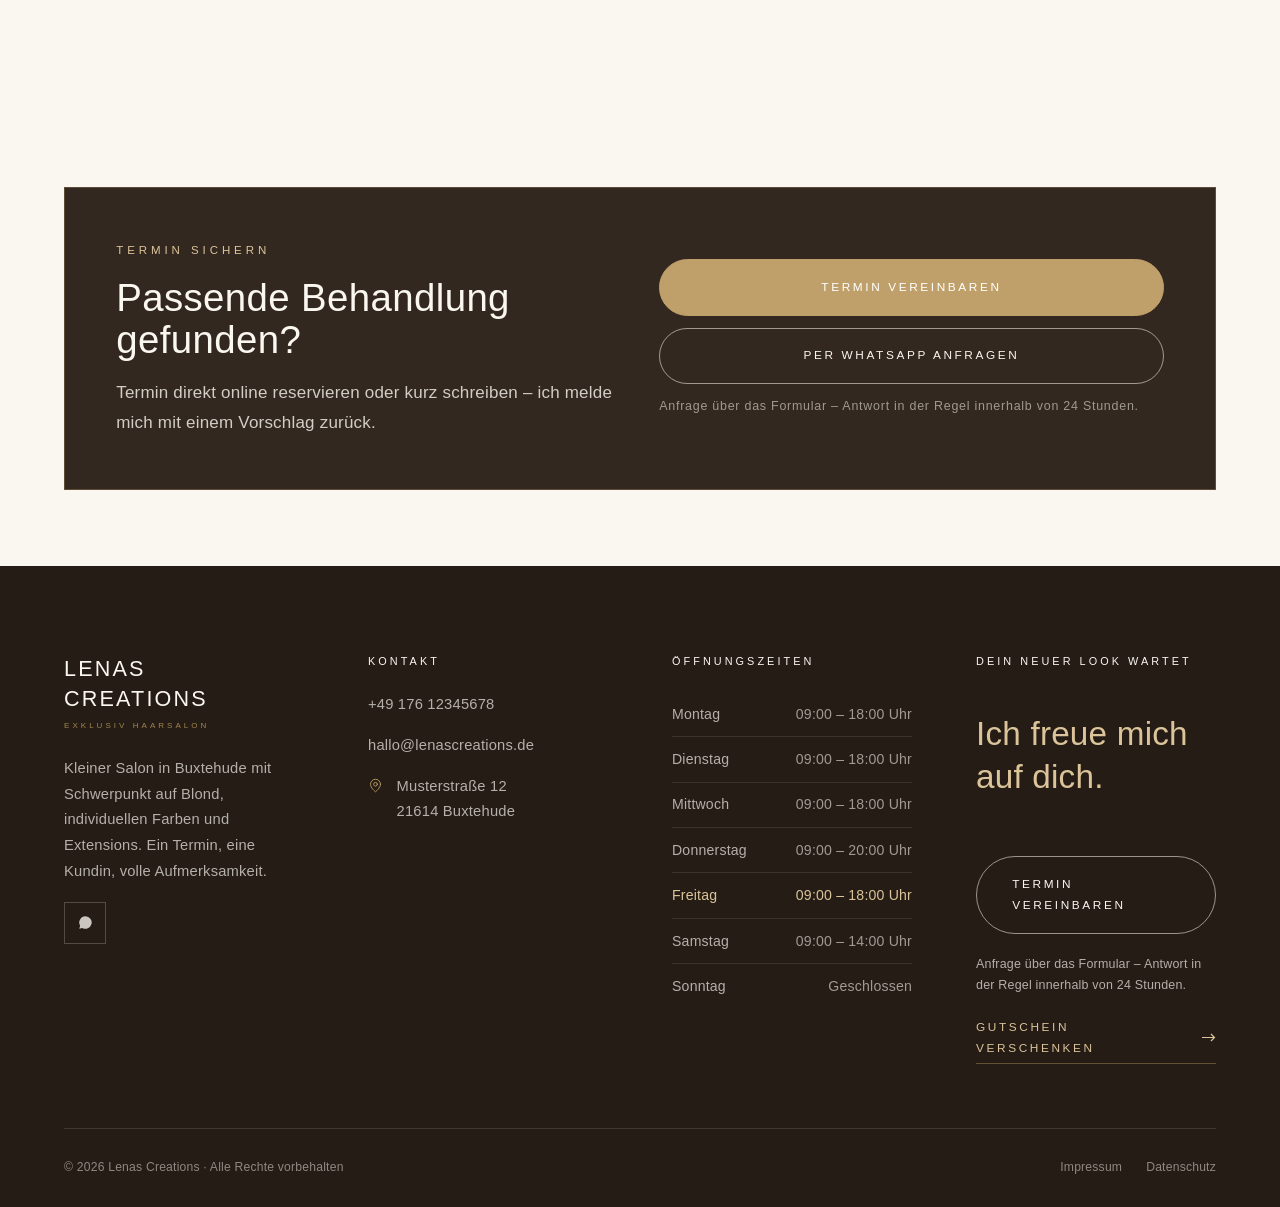
<file: leistungen.html>
<!DOCTYPE html>
<html lang="de">
<head>
<meta charset="utf-8">
<meta name="viewport" content="width=device-width, initial-scale=1">
<title>Leistungen &amp; Preise – Lenas Creations, Haarsalon Buxtehude</title>
<meta name="description" content="Preisliste für Balayage, Airtouch, Farbe, Schnitt und Pflege im Haarsalon Lenas Creations in Buxtehude. Transparente Startpreise, fest vor der Behandlung.">
<link rel="canonical" href="https://www.lenascreations.de/leistungen.html">
<meta name="theme-color" content="#33281F">
<meta name="robots" content="index, follow">

<meta property="og:type" content="website">
<meta property="og:locale" content="de_DE">
<meta property="og:site_name" content="Lenas Creations">
<meta property="og:title" content="Leistungen &amp; Preise – Lenas Creations, Haarsalon Buxtehude">
<meta property="og:description" content="Preisliste für Balayage, Airtouch, Farbe, Schnitt und Pflege im Haarsalon Lenas Creations in Buxtehude. Transparente Startpreise, fest vor der Behandlung.">
<meta property="og:url" content="https://www.lenascreations.de/leistungen.html">
<meta property="og:image" content="https://www.lenascreations.de/images/og-image.jpg">
<meta name="twitter:card" content="summary_large_image">

<link rel="icon" href="favicon.svg" type="image/svg+xml">
<link rel="apple-touch-icon" href="favicon.svg">

<link rel="stylesheet" href="css/style.css">

</head>
<body>
<a class="skip-link" href="#main">Zum Inhalt springen</a>

<header class="header">
  <div class="header__inner">
    <a class="brand" href="index.html" aria-label="Lenas Creations – zur Startseite">
      <span class="brand__mark">Lenas<br>Creations<span class="brand__sub">Exklusiv Haarsalon</span></span>
    </a>
    <nav class="nav" aria-label="Hauptmenü">
      <ul class="nav__list"><li><a class="nav__link" href="index.html">Home</a></li><li><a class="nav__link" href="leistungen.html" aria-current="page">Leistungen</a></li><li><a class="nav__link" href="extensions.html">Extensions</a></li><li><a class="nav__link" href="galerie.html">Galerie</a></li><li><a class="nav__link" href="gutscheine.html">Gutscheine</a></li><li><a class="nav__link" href="ueber-mich.html">Über mich</a></li><li><a class="nav__link" href="kontakt.html">Kontakt</a></li></ul>
    </nav>
    <div class="header__cta"><a class="btn btn--sm" data-booking href="kontakt.html#termin"><span>Termin vereinbaren</span><svg class="btn__ext" viewBox="0 0 12 12" fill="none" stroke="currentColor" stroke-width="1.3" stroke-linecap="round" stroke-linejoin="round" aria-hidden="true"><path d="M4.5 1.5h6v6"/><path d="M10.5 1.5 5 7"/><path d="M9 8v2.5h-7.5V3H4"/></svg></a></div>
    <button class="burger" type="button" aria-label="Menü öffnen" aria-expanded="false" aria-controls="mobile-nav">
      <span></span><span></span><span></span>
    </button>
  </div>
</header>

<div class="mobile-nav" id="mobile-nav">
  <nav aria-label="Menü">
    <ul class="mobile-nav__list"><li><a href="index.html">Home</a></li><li><a href="leistungen.html">Leistungen</a></li><li><a href="extensions.html">Extensions</a></li><li><a href="galerie.html">Galerie</a></li><li><a href="gutscheine.html">Gutscheine</a></li><li><a href="ueber-mich.html">Über mich</a></li><li><a href="kontakt.html">Kontakt</a></li></ul>
  </nav>
  <div class="mobile-nav__foot">
    <a class="btn btn--block" data-booking href="kontakt.html#termin"><span>Termin vereinbaren</span><svg class="btn__ext" viewBox="0 0 12 12" fill="none" stroke="currentColor" stroke-width="1.3" stroke-linecap="round" stroke-linejoin="round" aria-hidden="true"><path d="M4.5 1.5h6v6"/><path d="M10.5 1.5 5 7"/><path d="M9 8v2.5h-7.5V3H4"/></svg></a>
    <a class="mobile-nav__meta" data-phone data-phone-text href="tel:"></a>
    <a class="mobile-nav__meta" data-mail data-mail-text href="mailto:"></a>
  </div>
</div>

<main id="main">

  <section class="page-hero">
    <div class="page-hero__media"><picture><source type="image/webp" srcset="images/leistungen-hero-salon.webp"><img src="images/leistungen-hero-salon.jpg" alt="Heller Stylingbereich im Salon von Lenas Creations" width="1600" height="1000" fetchpriority="high"></picture></div>
    <div class="page-hero__inner">
      <span class="eyebrow">Leistungen &amp; Preise</span>
      <h1>Leistungen</h1>
      <p>Alle Behandlungen mit Preisspanne – die genaue Summe steht nach der Beratung fest, bevor gearbeitet wird.</p>
      <p class="breadcrumb"><a href="index.html">Home</a><span>/</span>Leistungen</p>
    </div>
  </section>

  <section class="section">
    <div class="wrap wrap--sm">

      <div class="price-block" id="blond">
        <div class="price-block__head reveal"><h2>Blond</h2><span class="price-block__note">Preis</span></div>
        <div class="price-row reveal"><span class="price-row__name">Balayage</span><span class="price-row__value">ab 180 €</span><span class="price-row__desc">Freihand aufgehellte Partien für einen weichen, mitwachsenden Ansatz. Inkl. Tonung und Pflege.</span></div><div class="price-row reveal"><span class="price-row__name">Airtouch</span><span class="price-row__value">ab 220 €</span><span class="price-row__desc">Technik mit Föhnluft: feinste Strähnen, besonders sanfter Verlauf. Zeitaufwand 4–6 Stunden.</span></div><div class="price-row reveal"><span class="price-row__name">Babylights</span><span class="price-row__value">ab 160 €</span><span class="price-row__desc">Sehr feine Strähnen nah am Ansatz für einen natürlichen Sommerhaar-Effekt.</span></div><div class="price-row reveal"><span class="price-row__name">Foliensträhnen</span><span class="price-row__value">95 – 165 €</span><span class="price-row__desc">Klassische Aufhellung, je nach Menge (halber oder ganzer Kopf).</span></div><div class="price-row reveal"><span class="price-row__name">Blondkorrektur</span><span class="price-row__value">auf Anfrage</span><span class="price-row__desc">Gelbstich, Streifen oder Kastenfarbe. Vorher immer ein kurzer Beratungstermin mit Strähnentest.</span></div><div class="price-row reveal"><span class="price-row__name">Ansatzblondierung</span><span class="price-row__value">ab 85 €</span><span class="price-row__desc">Nachziehen des Ansatzes inkl. Tonung.</span></div>
      </div>

      <div class="price-block" id="farbe">
        <div class="price-block__head reveal"><h2>Farbe</h2><span class="price-block__note">Preis</span></div>
        <div class="price-row reveal"><span class="price-row__name">Ansatzfarbe</span><span class="price-row__value">ab 62 €</span><span class="price-row__desc">Nachfärben des Ansatzes inkl. Waschen und Ausföhnen.</span></div><div class="price-row reveal"><span class="price-row__name">Komplettfarbe</span><span class="price-row__value">ab 78 €</span><span class="price-row__desc">Durchgehende Farbe von Ansatz bis Spitze.</span></div><div class="price-row reveal"><span class="price-row__name">Glossing / Tonung</span><span class="price-row__value">ab 45 €</span><span class="price-row__desc">Farbauffrischung mit Glanz, ohne Aufhellung. Ideal zwischen zwei Terminen.</span></div><div class="price-row reveal"><span class="price-row__name">Farbkorrektur</span><span class="price-row__value">auf Anfrage</span><span class="price-row__desc">Für alles, was nicht wie geplant gelaufen ist. Preis nach Beratung und Haarzustand.</span></div><div class="price-row reveal"><span class="price-row__name">Strähnen in Wunschfarbe</span><span class="price-row__value">ab 95 €</span><span class="price-row__desc">Kupfer, Rot, Kühl-Braun – abgestimmt auf Hautton und Grundfarbe.</span></div>
      </div>

      <div class="price-block" id="schnitt">
        <div class="price-block__head reveal"><h2>Schnitt &amp; Styling</h2><span class="price-block__note">inkl. Waschen</span></div>
        <div class="price-row reveal"><span class="price-row__name">Schnitt Damen</span><span class="price-row__value">48 – 62 €</span><span class="price-row__desc">Beratung, Waschen, Schnitt und Styling. Preis je nach Länge und Aufwand.</span></div><div class="price-row reveal"><span class="price-row__name">Spitzen schneiden</span><span class="price-row__value">34 €</span><span class="price-row__desc">Nur die Längen, ohne Formänderung.</span></div><div class="price-row reveal"><span class="price-row__name">Schnitt Herren</span><span class="price-row__value">32 €</span><span class="price-row__desc">Waschen, Schnitt, Styling.</span></div><div class="price-row reveal"><span class="price-row__name">Pony schneiden</span><span class="price-row__value">12 €</span><span class="price-row__desc">Zwischendurch, ohne Termin nach Absprache.</span></div><div class="price-row reveal"><span class="price-row__name">Föhnstyling</span><span class="price-row__value">ab 32 €</span><span class="price-row__desc">Glatt, wellig oder mit Volumen.</span></div><div class="price-row reveal"><span class="price-row__name">Braut- &amp; Eventstyling</span><span class="price-row__value">ab 120 €</span><span class="price-row__desc">Inklusive Probetermin. Termine am Wochenende nach Absprache.</span></div>
      </div>

      <div class="price-block" id="pflege">
        <div class="price-block__head reveal"><h2>Pflege</h2><span class="price-block__note">als Zusatz buchbar</span></div>
        <div class="price-row reveal"><span class="price-row__name">Olaplex-Behandlung</span><span class="price-row__value">ab 25 €</span><span class="price-row__desc">Bond-Aufbau während oder nach der Farbbehandlung.</span></div><div class="price-row reveal"><span class="price-row__name">Intensivmaske</span><span class="price-row__value">18 €</span><span class="price-row__desc">Mit Kopfmassage und Wärme.</span></div><div class="price-row reveal"><span class="price-row__name">Kopfhaut-Ritual</span><span class="price-row__value">28 €</span><span class="price-row__desc">Peeling, Massage und leichtes Serum – bei trockener oder gereizter Kopfhaut.</span></div><div class="price-row reveal"><span class="price-row__name">Keratin-Glättung</span><span class="price-row__value">ab 190 €</span><span class="price-row__desc">Für dauerhaft weniger Frizz, hält je nach Haar 3–5 Monate.</span></div>
      </div>

      <p class="price-legal reveal">
        Alle Preise verstehen sich als Startpreise inklusive Mehrwertsteuer und gelten für Haar bis Schulterlänge.
        Bei sehr langem oder sehr dichtem Haar steigt der Material- und Zeitaufwand – der genaue Preis wird
        vor Behandlungsbeginn besprochen, nicht danach. Stand der Preisliste: 2026.
      </p>
    </div>
  </section>

  <section class="section section--sand">
    <div class="wrap wrap--sm">
      <div class="section-head reveal">
        <span class="eyebrow">Gut zu wissen</span>
        <h2>Häufige Fragen</h2>
      </div>
      <div class="reveal">
<div class="accordion">
        <div class="accordion__item">
          <h3 style="margin:0">
            <button class="accordion__trigger" type="button" aria-expanded="false" aria-controls="faq-p1" id="faq-t1">
              <span>Wie lange dauert ein Blondtermin?</span><span class="accordion__icon" aria-hidden="true"></span>
            </button>
          </h3>
          <div class="accordion__panel" id="faq-p1" role="region" aria-labelledby="faq-t1"><div>Balayage und Airtouch brauchen realistisch vier bis sechs Stunden. Ich plane den Termin entsprechend und lege in der Zeit keine zweite Kundin dazwischen. Für Getränke ist gesorgt, WLAN gibt es auch.</div></div>
        </div>
        <div class="accordion__item">
          <h3 style="margin:0">
            <button class="accordion__trigger" type="button" aria-expanded="false" aria-controls="faq-p2" id="faq-t2">
              <span>Kann ich von dunkel direkt auf Blond?</span><span class="accordion__icon" aria-hidden="true"></span>
            </button>
          </h3>
          <div class="accordion__panel" id="faq-p2" role="region" aria-labelledby="faq-t2"><div>Meistens nicht in einem Termin, jedenfalls nicht ohne die Haarstruktur zu opfern. Realistisch sind zwei bis drei Sitzungen im Abstand von je vier bis sechs Wochen. Was bei dir geht, sehen wir im Beratungstermin an einer Teststrähne.</div></div>
        </div>
        <div class="accordion__item">
          <h3 style="margin:0">
            <button class="accordion__trigger" type="button" aria-expanded="false" aria-controls="faq-p3" id="faq-t3">
              <span>Muss ich mit gewaschenem Haar kommen?</span><span class="accordion__icon" aria-hidden="true"></span>
            </button>
          </h3>
          <div class="accordion__panel" id="faq-p3" role="region" aria-labelledby="faq-t3"><div>Nein. Für Farbe und Blondierung ist ungewaschenes Haar vom Vortag sogar besser, weil die Kopfhaut geschützter ist. Zum Schnitt gerne so, wie du es normalerweise trägst.</div></div>
        </div>
        <div class="accordion__item">
          <h3 style="margin:0">
            <button class="accordion__trigger" type="button" aria-expanded="false" aria-controls="faq-p4" id="faq-t4">
              <span>Wie kurzfristig bekomme ich einen Termin?</span><span class="accordion__icon" aria-hidden="true"></span>
            </button>
          </h3>
          <div class="accordion__panel" id="faq-p4" role="region" aria-labelledby="faq-t4"><div>Kurze Termine wie Ansatz oder Schnitt oft innerhalb einer Woche, große Blondtermine brauchen meist zwei bis drei Wochen Vorlauf. Online sind alle freien Zeiten in Echtzeit sichtbar.</div></div>
        </div>
        <div class="accordion__item">
          <h3 style="margin:0">
            <button class="accordion__trigger" type="button" aria-expanded="false" aria-controls="faq-p5" id="faq-t5">
              <span>Was passiert, wenn ich absagen muss?</span><span class="accordion__icon" aria-hidden="true"></span>
            </button>
          </h3>
          <div class="accordion__panel" id="faq-p5" role="region" aria-labelledby="faq-t5"><div>Kein Problem, solange die Absage mindestens 24 Stunden vorher kommt. Bei großen Terminen bitte möglichst früh Bescheid geben, damit der Platz noch vergeben werden kann.</div></div>
        </div>
        <div class="accordion__item">
          <h3 style="margin:0">
            <button class="accordion__trigger" type="button" aria-expanded="false" aria-controls="faq-p6" id="faq-t6">
              <span>Kann ich mit Allergie oder empfindlicher Kopfhaut kommen?</span><span class="accordion__icon" aria-hidden="true"></span>
            </button>
          </h3>
          <div class="accordion__panel" id="faq-p6" role="region" aria-labelledby="faq-t6"><div>Ja. Sag mir das bitte bei der Buchung, dann mache ich vorab einen Verträglichkeitstest und wähle ein passendes Produkt aus.</div></div>
        </div></div>
      </div>
    </div>
  </section>

  <section class="section section--tight" data-testimonials data-limit="3" hidden>
    <div class="wrap">
      <div class="section-head section-head--center reveal">
        <span class="eyebrow">Stimmen</span>
        <h2 style="font-size:clamp(1.7rem,3vw,2.4rem)">Das sagen meine Kundinnen</h2>
        <hr class="rule rule--center">
      </div>
      <div class="tslider reveal">
        <div class="tslider__track" data-testimonials-track tabindex="0" role="region" aria-label="Kundenstimmen – mit den Pfeiltasten blättern"></div>
        <div class="tslider__nav" hidden>
          <button class="tslider__btn" type="button" data-slide="prev" aria-label="Vorherige Bewertung"><svg width="14" height="9" viewBox="0 0 14 9" fill="none" stroke="currentColor" stroke-width="1.2" aria-hidden="true"><path d="M14 4.5H1.5M5 1 1.5 4.5 5 8"/></svg></button>
          <button class="tslider__btn" type="button" data-slide="next" aria-label="Nächste Bewertung"><svg width="14" height="9" viewBox="0 0 14 9" fill="none" stroke="currentColor" stroke-width="1.2" aria-hidden="true"><path d="M0 4.5h12.5M9 1l3.5 3.5L9 8"/></svg></button>
        </div>
      </div>
      <p class="tslider__more"><a class="link-arrow" data-google-reviews href="#" target="_blank" rel="noopener" hidden>Alle Bewertungen auf Google <svg width="14" height="9" viewBox="0 0 14 9" fill="none" stroke="currentColor" stroke-width="1.2" aria-hidden="true"><path d="M0 4.5h12.5M9 1l3.5 3.5L9 8"/></svg></a></p>
    </div>
  </section>

  <section class="section section--tight">
    <div class="wrap">
      <div class="booking-panel reveal">
        <div>
          <span class="eyebrow">Termin sichern</span>
          <h2 style="font-size:clamp(1.7rem,3vw,2.4rem)">Passende Behandlung gefunden?</h2>
          <p style="margin-top:1.1rem">Termin direkt online reservieren oder kurz schreiben – ich melde mich mit einem Vorschlag zurück.</p>
        </div>
        <div class="booking-panel__actions">
          <a class="btn btn--block" data-booking href="kontakt.html#termin"><span>Termin vereinbaren</span><svg class="btn__ext" viewBox="0 0 12 12" fill="none" stroke="currentColor" stroke-width="1.3" stroke-linecap="round" stroke-linejoin="round" aria-hidden="true"><path d="M4.5 1.5h6v6"/><path d="M10.5 1.5 5 7"/><path d="M9 8v2.5h-7.5V3H4"/></svg></a>
          <a class="btn btn--light btn--block" data-whatsapp href="#">Per WhatsApp anfragen</a>
          <span class="booking-panel__meta" data-booking-note></span>
        </div>
      </div>
    </div>
  </section>

</main>

<footer class="footer">
  <div class="wrap">
    <div class="footer__grid">

      <div>
        <span class="brand__mark" style="font-size:1.35rem">Lenas<br>Creations<span class="brand__sub">Exklusiv Haarsalon</span></span>
        <p style="margin-top:1.6rem;font-size:.92rem;max-width:20rem">
          Kleiner Salon in Buxtehude mit Schwerpunkt auf Blond, individuellen Farben und Extensions.
          Ein Termin, eine Kundin, volle Aufmerksamkeit.
        </p>
        <div class="socials">
          <a data-instagram href="#" aria-label="Instagram" target="_blank" rel="noopener"><svg width="17" height="17" viewBox="0 0 24 24" fill="none" stroke="currentColor" stroke-width="1.4" aria-hidden="true"><rect x="3" y="3" width="18" height="18" rx="5"/><circle cx="12" cy="12" r="4"/><circle cx="17.5" cy="6.5" r="1" fill="currentColor" stroke="none"/></svg></a>
          <a data-facebook href="#" aria-label="Facebook" target="_blank" rel="noopener"><svg width="17" height="17" viewBox="0 0 24 24" fill="currentColor" aria-hidden="true"><path d="M14 9V7.5c0-.7.2-1.1 1.2-1.1H17V3.6A17 17 0 0 0 14.7 3.5C12.2 3.5 10.6 5 10.6 7.7V9H8.2v3h2.4v8h3.4v-8h2.4l.4-3H14z"/></svg></a>
          <a data-whatsapp href="#" aria-label="WhatsApp"><svg width="15" height="15" viewBox="0 0 24 24" fill="currentColor" aria-hidden="true"><path d="M17.5 14.4c-.3-.2-1.7-.9-2-1-.3-.1-.5-.1-.7.2l-.9 1.1c-.2.2-.3.2-.6.1a8 8 0 0 1-2.4-1.5 9 9 0 0 1-1.6-2.1c-.2-.3 0-.5.1-.6l.5-.6c.1-.2.2-.3.3-.5v-.5l-1-2.3c-.2-.6-.5-.5-.7-.5h-.6c-.2 0-.5.1-.8.4-.3.3-1 1-1 2.5s1.1 2.9 1.2 3.1c.2.2 2.2 3.3 5.3 4.6 2.6 1.1 3.2.9 3.7.8.6 0 1.7-.7 2-1.4.2-.7.2-1.3.2-1.4-.1-.2-.3-.2-.6-.4zM12 2a10 10 0 0 0-8.6 15.1L2 22l5-1.3A10 10 0 1 0 12 2z"/></svg></a>
        </div>
      </div>

      <div>
        <h3 class="footer__title">Kontakt</h3>
        <address class="footer__contact">
          <a data-phone data-phone-text href="tel:"><svg width="15" height="15" viewBox="0 0 24 24" fill="none" stroke="currentColor" stroke-width="1.4" stroke-linecap="round" stroke-linejoin="round" aria-hidden="true"><path d="M22 16.9v3a2 2 0 0 1-2.2 2 19.8 19.8 0 0 1-8.6-3.1 19.5 19.5 0 0 1-6-6A19.8 19.8 0 0 1 2.1 4.2 2 2 0 0 1 4.1 2h3a2 2 0 0 1 2 1.7c.1 1 .4 1.9.7 2.8a2 2 0 0 1-.4 2.1L8.1 9.9a16 16 0 0 0 6 6l1.3-1.3a2 2 0 0 1 2.1-.4c.9.3 1.8.6 2.8.7a2 2 0 0 1 1.7 2z"/></svg></a>
          <a data-mail data-mail-text href="mailto:"><svg width="15" height="15" viewBox="0 0 24 24" fill="none" stroke="currentColor" stroke-width="1.4" stroke-linecap="round" stroke-linejoin="round" aria-hidden="true"><rect x="2" y="4" width="20" height="16" rx="2"/><path d="m2 7 10 6 10-6"/></svg></a>
          <span><svg width="15" height="15" viewBox="0 0 24 24" fill="none" stroke="currentColor" stroke-width="1.4" stroke-linecap="round" stroke-linejoin="round" aria-hidden="true"><path d="M20 10c0 6-8 12-8 12s-8-6-8-12a8 8 0 0 1 16 0z"/><circle cx="12" cy="10" r="3"/></svg><span data-address></span></span>
        </address>
      </div>

      <div>
        <h3 class="footer__title">Öffnungszeiten</h3>
        <ul class="hours" data-hours></ul>
      </div>

      <div class="footer__cta">
        <h3 class="footer__title">Dein neuer Look wartet</h3>
        <p class="script">Ich freue mich auf dich.</p>
        <a class="btn btn--light" data-booking href="kontakt.html#termin"><span>Termin vereinbaren</span><svg class="btn__ext" viewBox="0 0 12 12" fill="none" stroke="currentColor" stroke-width="1.3" stroke-linecap="round" stroke-linejoin="round" aria-hidden="true"><path d="M4.5 1.5h6v6"/><path d="M10.5 1.5 5 7"/><path d="M9 8v2.5h-7.5V3H4"/></svg></a>
        <span class="footer__contact" style="font-size:.78rem" data-booking-note></span>
        <a class="link-arrow" href="gutscheine.html">Gutschein verschenken <svg width="14" height="9" viewBox="0 0 14 9" fill="none" stroke="currentColor" stroke-width="1.2" aria-hidden="true"><path d="M0 4.5h12.5M9 1l3.5 3.5L9 8"/></svg></a>
      </div>

    </div>

    <div class="footer__bottom">
      <span>© <span data-year>2026</span> Lenas Creations · Alle Rechte vorbehalten</span>
      <nav aria-label="Rechtliches">
        <a href="impressum.html">Impressum</a>
        <a href="datenschutz.html">Datenschutz</a>
      </nav>
    </div>
  </div>
</footer>

<div class="action-bar">
  <a data-phone href="tel:"><svg width="15" height="15" viewBox="0 0 24 24" fill="none" stroke="currentColor" stroke-width="1.4" stroke-linecap="round" stroke-linejoin="round" aria-hidden="true"><path d="M22 16.9v3a2 2 0 0 1-2.2 2 19.8 19.8 0 0 1-8.6-3.1 19.5 19.5 0 0 1-6-6A19.8 19.8 0 0 1 2.1 4.2 2 2 0 0 1 4.1 2h3a2 2 0 0 1 2 1.7c.1 1 .4 1.9.7 2.8a2 2 0 0 1-.4 2.1L8.1 9.9a16 16 0 0 0 6 6l1.3-1.3a2 2 0 0 1 2.1-.4c.9.3 1.8.6 2.8.7a2 2 0 0 1 1.7 2z"/></svg><span>Anrufen</span></a>
  <a data-whatsapp href="#"><svg width="15" height="15" viewBox="0 0 24 24" fill="currentColor" aria-hidden="true"><path d="M17.5 14.4c-.3-.2-1.7-.9-2-1-.3-.1-.5-.1-.7.2l-.9 1.1c-.2.2-.3.2-.6.1a8 8 0 0 1-2.4-1.5 9 9 0 0 1-1.6-2.1c-.2-.3 0-.5.1-.6l.5-.6c.1-.2.2-.3.3-.5v-.5l-1-2.3c-.2-.6-.5-.5-.7-.5h-.6c-.2 0-.5.1-.8.4-.3.3-1 1-1 2.5s1.1 2.9 1.2 3.1c.2.2 2.2 3.3 5.3 4.6 2.6 1.1 3.2.9 3.7.8.6 0 1.7-.7 2-1.4.2-.7.2-1.3.2-1.4-.1-.2-.3-.2-.6-.4zM12 2a10 10 0 0 0-8.6 15.1L2 22l5-1.3A10 10 0 1 0 12 2z"/></svg><span>WhatsApp</span></a>
  <a class="is-primary" data-booking href="kontakt.html#termin"><svg width="15" height="15" viewBox="0 0 24 24" fill="none" stroke="currentColor" stroke-width="1.4" stroke-linecap="round" aria-hidden="true"><rect x="3" y="5" width="18" height="16" rx="2"/><path d="M3 10h18M8 3v4M16 3v4"/></svg><span>Termin</span></a>
</div>

<script src="js/config.js"></script>
<script src="js/main.js"></script>
</body>
</html>
</file>
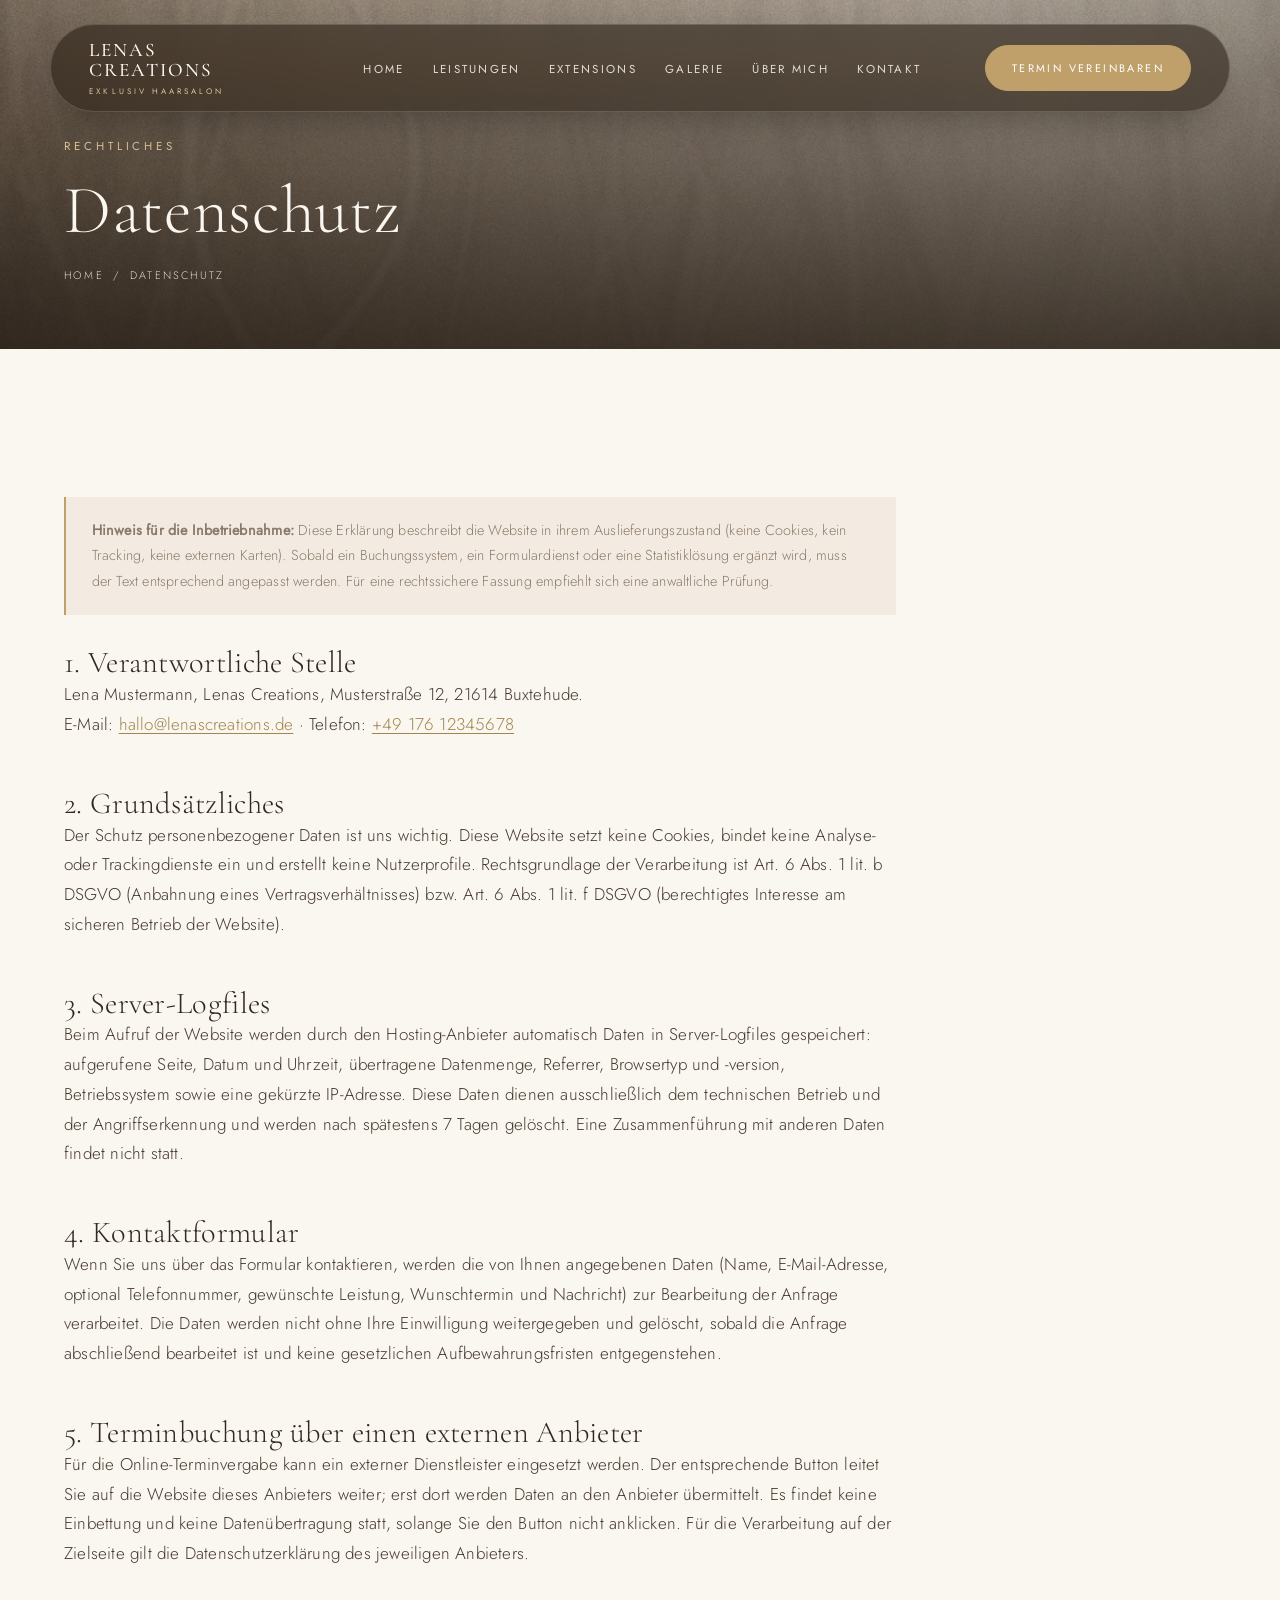
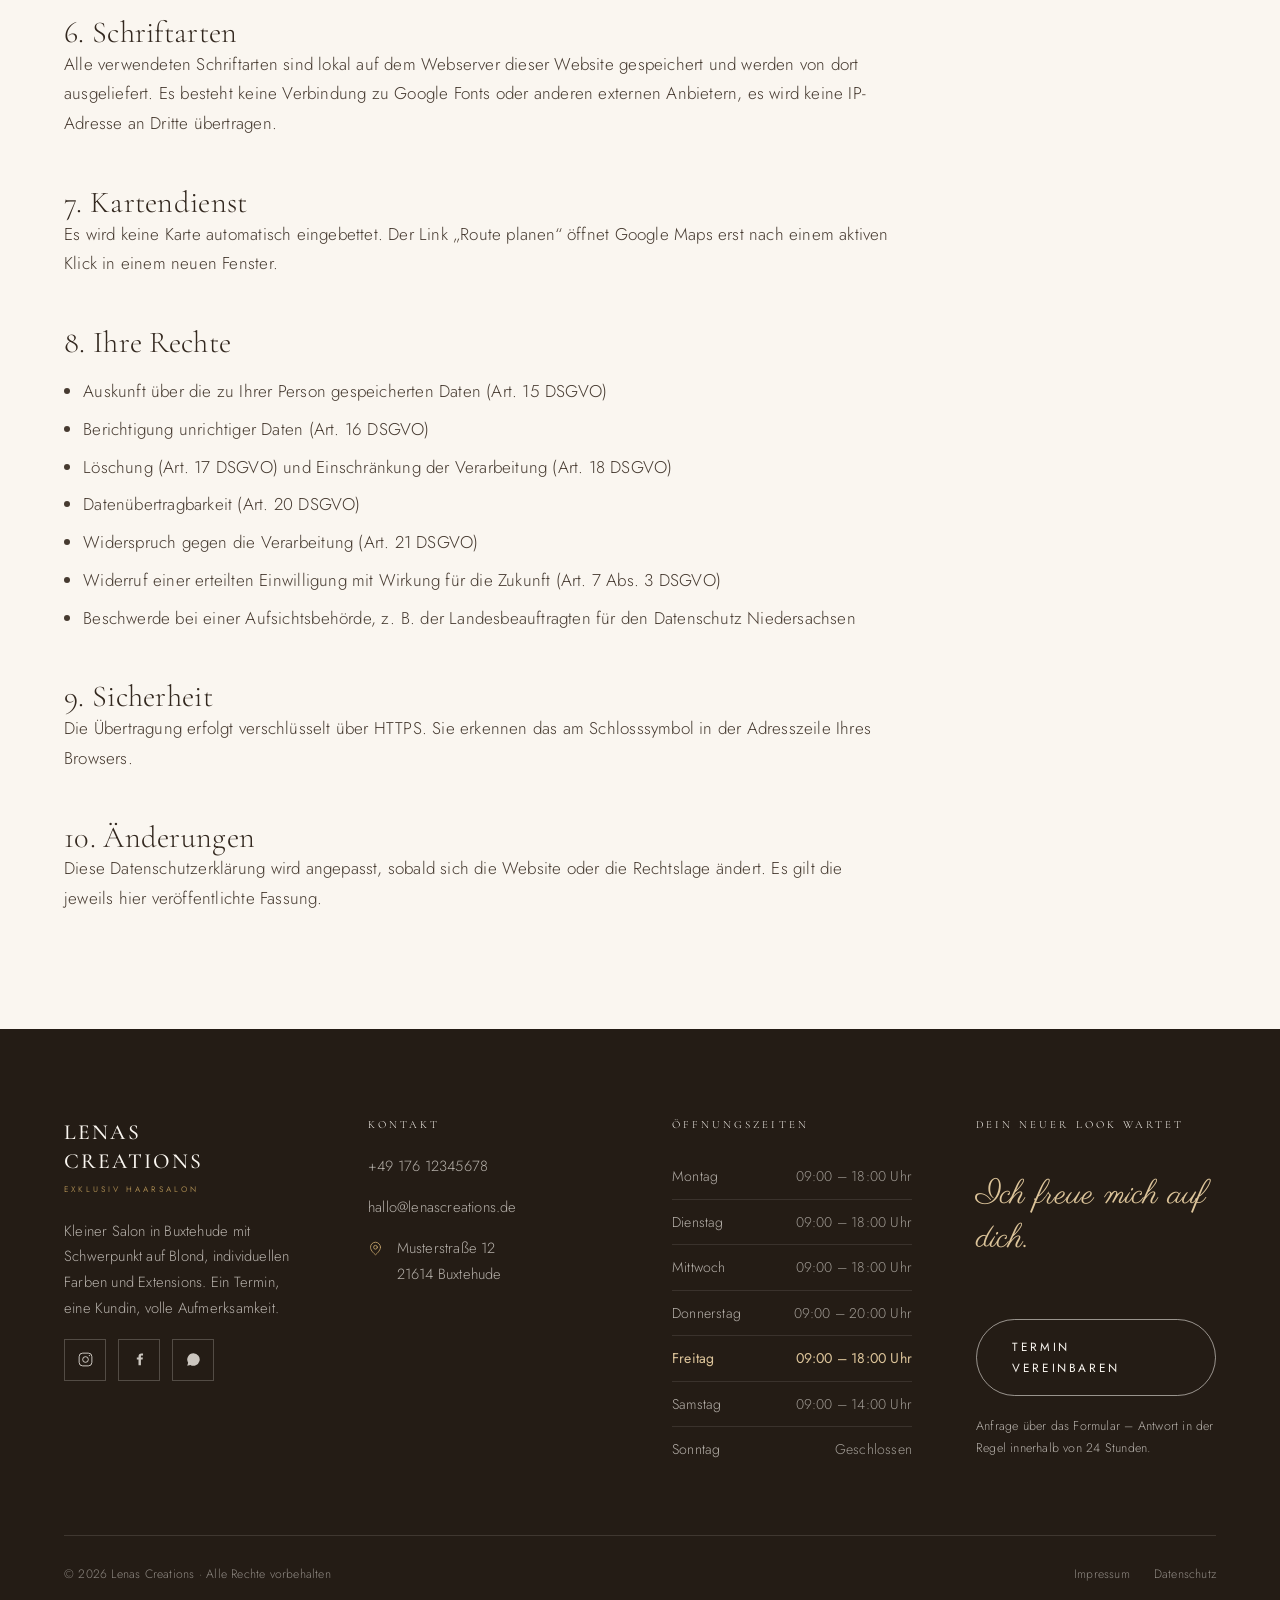
<file: lenas-creations/datenschutz.html>
<!DOCTYPE html>
<html lang="de">
<head>
<meta charset="utf-8">
<meta name="viewport" content="width=device-width, initial-scale=1">
<title>Datenschutzerklärung – Lenas Creations</title>
<meta name="description" content="Informationen zur Verarbeitung personenbezogener Daten auf der Website von Lenas Creations, Buxtehude.">
<link rel="canonical" href="https://www.lenascreations.de/datenschutz.html">
<meta name="theme-color" content="#33281F">
<meta name="robots" content="noindex, follow">

<meta property="og:type" content="website">
<meta property="og:locale" content="de_DE">
<meta property="og:site_name" content="Lenas Creations">
<meta property="og:title" content="Datenschutzerklärung – Lenas Creations">
<meta property="og:description" content="Informationen zur Verarbeitung personenbezogener Daten auf der Website von Lenas Creations, Buxtehude.">
<meta property="og:url" content="https://www.lenascreations.de/datenschutz.html">
<meta property="og:image" content="https://www.lenascreations.de/images/og-image.jpg">
<meta name="twitter:card" content="summary_large_image">

<link rel="icon" href="favicon.svg" type="image/svg+xml">
<link rel="apple-touch-icon" href="favicon.svg">

<link rel="preload" href="fonts/cormorant-garamond-latin-300-normal.woff2" as="font" type="font/woff2" crossorigin>
<link rel="preload" href="fonts/jost-latin-300-normal.woff2" as="font" type="font/woff2" crossorigin>
<link rel="stylesheet" href="css/fonts.css">
<link rel="stylesheet" href="css/style.css">
<style>
.legal { max-width: 52rem; }
.legal h2 { font-size: clamp(1.4rem,2.4vw,1.9rem); margin-top: 3rem; }
.legal h2:first-of-type { margin-top: 0; }
.legal h3 { font-size: 1.15rem; margin-top: 2rem; text-transform: uppercase; letter-spacing: .1em; }
.legal p, .legal li { color: var(--ink); }
.legal ul { padding-left: 1.2rem; }
.legal li { margin-bottom: .5rem; }
.legal a { color: var(--gold-deep); text-decoration: underline; text-underline-offset: 3px; }
.legal .note { padding: 1.35rem 1.6rem; background: var(--cream-deep); border-left: 2px solid var(--gold); font-size: .9rem; color: var(--muted); margin: 2rem 0; }
</style>
</head>
<body>
<a class="skip-link" href="#main">Zum Inhalt springen</a>

<header class="header">
  <div class="header__inner">
    <a class="brand" href="index.html" aria-label="Lenas Creations – zur Startseite">
      <span class="brand__mark">Lenas<br>Creations<span class="brand__sub">Exklusiv Haarsalon</span></span>
    </a>
    <nav class="nav" aria-label="Hauptmenü">
      <ul class="nav__list"><li><a class="nav__link" href="index.html">Home</a></li><li><a class="nav__link" href="leistungen.html">Leistungen</a></li><li><a class="nav__link" href="extensions.html">Extensions</a></li><li><a class="nav__link" href="galerie.html">Galerie</a></li><li><a class="nav__link" href="ueber-mich.html">Über mich</a></li><li><a class="nav__link" href="kontakt.html">Kontakt</a></li></ul>
    </nav>
    <div class="header__cta"><a class="btn btn--sm" data-booking href="kontakt.html#termin"><span>Termin vereinbaren</span><svg class="btn__ext" viewBox="0 0 12 12" fill="none" stroke="currentColor" stroke-width="1.3" stroke-linecap="round" stroke-linejoin="round" aria-hidden="true"><path d="M4.5 1.5h6v6"/><path d="M10.5 1.5 5 7"/><path d="M9 8v2.5h-7.5V3H4"/></svg></a></div>
    <button class="burger" type="button" aria-label="Menü öffnen" aria-expanded="false" aria-controls="mobile-nav">
      <span></span><span></span><span></span>
    </button>
  </div>
</header>

<div class="mobile-nav" id="mobile-nav">
  <nav aria-label="Menü">
    <ul class="mobile-nav__list"><li><a href="index.html">Home</a></li><li><a href="leistungen.html">Leistungen</a></li><li><a href="extensions.html">Extensions</a></li><li><a href="galerie.html">Galerie</a></li><li><a href="ueber-mich.html">Über mich</a></li><li><a href="kontakt.html">Kontakt</a></li></ul>
  </nav>
  <div class="mobile-nav__foot">
    <a class="btn btn--block" data-booking href="kontakt.html#termin"><span>Termin vereinbaren</span><svg class="btn__ext" viewBox="0 0 12 12" fill="none" stroke="currentColor" stroke-width="1.3" stroke-linecap="round" stroke-linejoin="round" aria-hidden="true"><path d="M4.5 1.5h6v6"/><path d="M10.5 1.5 5 7"/><path d="M9 8v2.5h-7.5V3H4"/></svg></a>
    <a class="mobile-nav__meta" data-phone data-phone-text href="tel:"></a>
    <a class="mobile-nav__meta" data-mail data-mail-text href="mailto:"></a>
  </div>
</div>

<main id="main">
  <section class="page-hero" style="min-height:clamp(280px,36svh,380px)">
    <div class="page-hero__media"><img src="images/salon-2.jpg" alt="" width="1200" height="900"></div>
    <div class="page-hero__inner">
      <span class="eyebrow">Rechtliches</span>
      <h1>Datenschutz</h1>
      <p class="breadcrumb"><a href="index.html">Home</a><span>/</span>Datenschutz</p>
    </div>
  </section>

  <section class="section">
    <div class="wrap">
      <div class="legal">
        <div class="note">
          <strong>Hinweis für die Inbetriebnahme:</strong> Diese Erklärung beschreibt die Website in
          ihrem Auslieferungszustand (keine Cookies, kein Tracking, keine externen Karten).
          Sobald ein Buchungssystem, ein Formulardienst oder eine Statistiklösung ergänzt wird,
          muss der Text entsprechend angepasst werden. Für eine rechtssichere
          Fassung empfiehlt sich eine anwaltliche Prüfung.
        </div>

        <h2>1. Verantwortliche Stelle</h2>
        <p>
          Lena Mustermann, Lenas Creations, Musterstraße 12, 21614 Buxtehude.<br>
          E-Mail: <a data-mail data-mail-text href="mailto:"></a> · Telefon: <a data-phone data-phone-text href="tel:"></a>
        </p>

        <h2>2. Grundsätzliches</h2>
        <p>
          Der Schutz personenbezogener Daten ist uns wichtig. Diese Website setzt keine Cookies,
          bindet keine Analyse- oder Trackingdienste ein und erstellt keine Nutzerprofile.
          Rechtsgrundlage der Verarbeitung ist Art. 6 Abs. 1 lit. b DSGVO (Anbahnung eines
          Vertragsverhältnisses) bzw. Art. 6 Abs. 1 lit. f DSGVO (berechtigtes Interesse am sicheren
          Betrieb der Website).
        </p>

        <h2>3. Server-Logfiles</h2>
        <p>
          Beim Aufruf der Website werden durch den Hosting-Anbieter automatisch Daten in
          Server-Logfiles gespeichert: aufgerufene Seite, Datum und Uhrzeit, übertragene Datenmenge,
          Referrer, Browsertyp und -version, Betriebssystem sowie eine gekürzte IP-Adresse.
          Diese Daten dienen ausschließlich dem technischen Betrieb und der Angriffserkennung und
          werden nach spätestens 7 Tagen gelöscht. Eine Zusammenführung mit anderen Daten findet nicht statt.
        </p>

        <h2>4. Kontaktformular</h2>
        <p>
          Wenn Sie uns über das Formular kontaktieren, werden die von Ihnen angegebenen Daten
          (Name, E-Mail-Adresse, optional Telefonnummer, gewünschte Leistung, Wunschtermin und
          Nachricht) zur Bearbeitung der Anfrage verarbeitet. Die Daten werden nicht ohne Ihre
          Einwilligung weitergegeben und gelöscht, sobald die Anfrage abschließend bearbeitet ist
          und keine gesetzlichen Aufbewahrungsfristen entgegenstehen.
        </p>

        <h2>5. Terminbuchung über einen externen Anbieter</h2>
        <p>
          Für die Online-Terminvergabe kann ein externer Dienstleister eingesetzt werden. Der
          entsprechende Button leitet Sie auf die Website dieses Anbieters weiter; erst dort werden
          Daten an den Anbieter übermittelt. Es findet keine Einbettung und keine Datenübertragung
          statt, solange Sie den Button nicht anklicken. Für die Verarbeitung auf der Zielseite gilt
          die Datenschutzerklärung des jeweiligen Anbieters.
        </p>

        <h2>6. Schriftarten</h2>
        <p>
          Alle verwendeten Schriftarten sind lokal auf dem Webserver dieser Website gespeichert und
          werden von dort ausgeliefert. Es besteht keine Verbindung zu Google Fonts oder anderen
          externen Anbietern, es wird keine IP-Adresse an Dritte übertragen.
        </p>

        <h2>7. Kartendienst</h2>
        <p>
          Es wird keine Karte automatisch eingebettet. Der Link „Route planen“ öffnet Google Maps
          erst nach einem aktiven Klick in einem neuen Fenster.
        </p>

        <h2>8. Ihre Rechte</h2>
        <ul>
          <li>Auskunft über die zu Ihrer Person gespeicherten Daten (Art. 15 DSGVO)</li>
          <li>Berichtigung unrichtiger Daten (Art. 16 DSGVO)</li>
          <li>Löschung (Art. 17 DSGVO) und Einschränkung der Verarbeitung (Art. 18 DSGVO)</li>
          <li>Datenübertragbarkeit (Art. 20 DSGVO)</li>
          <li>Widerspruch gegen die Verarbeitung (Art. 21 DSGVO)</li>
          <li>Widerruf einer erteilten Einwilligung mit Wirkung für die Zukunft (Art. 7 Abs. 3 DSGVO)</li>
          <li>Beschwerde bei einer Aufsichtsbehörde, z. B. der Landesbeauftragten für den Datenschutz Niedersachsen</li>
        </ul>

        <h2>9. Sicherheit</h2>
        <p>
          Die Übertragung erfolgt verschlüsselt über HTTPS. Sie erkennen das am Schlosssymbol in der
          Adresszeile Ihres Browsers.
        </p>

        <h2>10. Änderungen</h2>
        <p>
          Diese Datenschutzerklärung wird angepasst, sobald sich die Website oder die Rechtslage
          ändert. Es gilt die jeweils hier veröffentlichte Fassung.
        </p>
      </div>
    </div>
  </section>
</main>

<footer class="footer">
  <div class="wrap">
    <div class="footer__grid">

      <div>
        <span class="brand__mark" style="font-size:1.35rem">Lenas<br>Creations<span class="brand__sub">Exklusiv Haarsalon</span></span>
        <p style="margin-top:1.6rem;font-size:.92rem;max-width:20rem">
          Kleiner Salon in Buxtehude mit Schwerpunkt auf Blond, individuellen Farben und Extensions.
          Ein Termin, eine Kundin, volle Aufmerksamkeit.
        </p>
        <div class="socials">
          <a data-instagram href="#" aria-label="Instagram" target="_blank" rel="noopener"><svg width="17" height="17" viewBox="0 0 24 24" fill="none" stroke="currentColor" stroke-width="1.4" aria-hidden="true"><rect x="3" y="3" width="18" height="18" rx="5"/><circle cx="12" cy="12" r="4"/><circle cx="17.5" cy="6.5" r="1" fill="currentColor" stroke="none"/></svg></a>
          <a data-facebook href="#" aria-label="Facebook" target="_blank" rel="noopener"><svg width="17" height="17" viewBox="0 0 24 24" fill="currentColor" aria-hidden="true"><path d="M14 9V7.5c0-.7.2-1.1 1.2-1.1H17V3.6A17 17 0 0 0 14.7 3.5C12.2 3.5 10.6 5 10.6 7.7V9H8.2v3h2.4v8h3.4v-8h2.4l.4-3H14z"/></svg></a>
          <a data-whatsapp href="#" aria-label="WhatsApp"><svg width="15" height="15" viewBox="0 0 24 24" fill="currentColor" aria-hidden="true"><path d="M17.5 14.4c-.3-.2-1.7-.9-2-1-.3-.1-.5-.1-.7.2l-.9 1.1c-.2.2-.3.2-.6.1a8 8 0 0 1-2.4-1.5 9 9 0 0 1-1.6-2.1c-.2-.3 0-.5.1-.6l.5-.6c.1-.2.2-.3.3-.5v-.5l-1-2.3c-.2-.6-.5-.5-.7-.5h-.6c-.2 0-.5.1-.8.4-.3.3-1 1-1 2.5s1.1 2.9 1.2 3.1c.2.2 2.2 3.3 5.3 4.6 2.6 1.1 3.2.9 3.7.8.6 0 1.7-.7 2-1.4.2-.7.2-1.3.2-1.4-.1-.2-.3-.2-.6-.4zM12 2a10 10 0 0 0-8.6 15.1L2 22l5-1.3A10 10 0 1 0 12 2z"/></svg></a>
        </div>
      </div>

      <div>
        <h4 class="footer__title">Kontakt</h4>
        <address class="footer__contact">
          <a data-phone data-phone-text href="tel:"><svg width="15" height="15" viewBox="0 0 24 24" fill="none" stroke="currentColor" stroke-width="1.4" stroke-linecap="round" stroke-linejoin="round" aria-hidden="true"><path d="M22 16.9v3a2 2 0 0 1-2.2 2 19.8 19.8 0 0 1-8.6-3.1 19.5 19.5 0 0 1-6-6A19.8 19.8 0 0 1 2.1 4.2 2 2 0 0 1 4.1 2h3a2 2 0 0 1 2 1.7c.1 1 .4 1.9.7 2.8a2 2 0 0 1-.4 2.1L8.1 9.9a16 16 0 0 0 6 6l1.3-1.3a2 2 0 0 1 2.1-.4c.9.3 1.8.6 2.8.7a2 2 0 0 1 1.7 2z"/></svg></a>
          <a data-mail data-mail-text href="mailto:"><svg width="15" height="15" viewBox="0 0 24 24" fill="none" stroke="currentColor" stroke-width="1.4" stroke-linecap="round" stroke-linejoin="round" aria-hidden="true"><rect x="2" y="4" width="20" height="16" rx="2"/><path d="m2 7 10 6 10-6"/></svg></a>
          <span><svg width="15" height="15" viewBox="0 0 24 24" fill="none" stroke="currentColor" stroke-width="1.4" stroke-linecap="round" stroke-linejoin="round" aria-hidden="true"><path d="M20 10c0 6-8 12-8 12s-8-6-8-12a8 8 0 0 1 16 0z"/><circle cx="12" cy="10" r="3"/></svg><span data-address></span></span>
        </address>
      </div>

      <div>
        <h4 class="footer__title">Öffnungszeiten</h4>
        <ul class="hours" data-hours></ul>
      </div>

      <div class="footer__cta">
        <h4 class="footer__title">Dein neuer Look wartet</h4>
        <p class="script">Ich freue mich auf dich.</p>
        <a class="btn btn--light" data-booking href="kontakt.html#termin"><span>Termin vereinbaren</span><svg class="btn__ext" viewBox="0 0 12 12" fill="none" stroke="currentColor" stroke-width="1.3" stroke-linecap="round" stroke-linejoin="round" aria-hidden="true"><path d="M4.5 1.5h6v6"/><path d="M10.5 1.5 5 7"/><path d="M9 8v2.5h-7.5V3H4"/></svg></a>
        <span class="footer__contact" style="font-size:.78rem" data-booking-note></span>
      </div>

    </div>

    <div class="footer__bottom">
      <span>© <span data-year>2026</span> Lenas Creations · Alle Rechte vorbehalten</span>
      <nav aria-label="Rechtliches">
        <a href="impressum.html">Impressum</a>
        <a href="datenschutz.html">Datenschutz</a>
      </nav>
    </div>
  </div>
</footer>

<div class="action-bar">
  <a data-phone href="tel:"><svg width="15" height="15" viewBox="0 0 24 24" fill="none" stroke="currentColor" stroke-width="1.4" stroke-linecap="round" stroke-linejoin="round" aria-hidden="true"><path d="M22 16.9v3a2 2 0 0 1-2.2 2 19.8 19.8 0 0 1-8.6-3.1 19.5 19.5 0 0 1-6-6A19.8 19.8 0 0 1 2.1 4.2 2 2 0 0 1 4.1 2h3a2 2 0 0 1 2 1.7c.1 1 .4 1.9.7 2.8a2 2 0 0 1-.4 2.1L8.1 9.9a16 16 0 0 0 6 6l1.3-1.3a2 2 0 0 1 2.1-.4c.9.3 1.8.6 2.8.7a2 2 0 0 1 1.7 2z"/></svg><span>Anrufen</span></a>
  <a data-whatsapp href="#"><svg width="15" height="15" viewBox="0 0 24 24" fill="currentColor" aria-hidden="true"><path d="M17.5 14.4c-.3-.2-1.7-.9-2-1-.3-.1-.5-.1-.7.2l-.9 1.1c-.2.2-.3.2-.6.1a8 8 0 0 1-2.4-1.5 9 9 0 0 1-1.6-2.1c-.2-.3 0-.5.1-.6l.5-.6c.1-.2.2-.3.3-.5v-.5l-1-2.3c-.2-.6-.5-.5-.7-.5h-.6c-.2 0-.5.1-.8.4-.3.3-1 1-1 2.5s1.1 2.9 1.2 3.1c.2.2 2.2 3.3 5.3 4.6 2.6 1.1 3.2.9 3.7.8.6 0 1.7-.7 2-1.4.2-.7.2-1.3.2-1.4-.1-.2-.3-.2-.6-.4zM12 2a10 10 0 0 0-8.6 15.1L2 22l5-1.3A10 10 0 1 0 12 2z"/></svg><span>WhatsApp</span></a>
  <a class="is-primary" data-booking href="kontakt.html#termin"><svg width="15" height="15" viewBox="0 0 24 24" fill="none" stroke="currentColor" stroke-width="1.4" stroke-linecap="round" aria-hidden="true"><rect x="3" y="5" width="18" height="16" rx="2"/><path d="M3 10h18M8 3v4M16 3v4"/></svg><span>Termin</span></a>
</div>

<script src="js/config.js"></script>
<script src="js/main.js"></script>
</body>
</html>
</file>
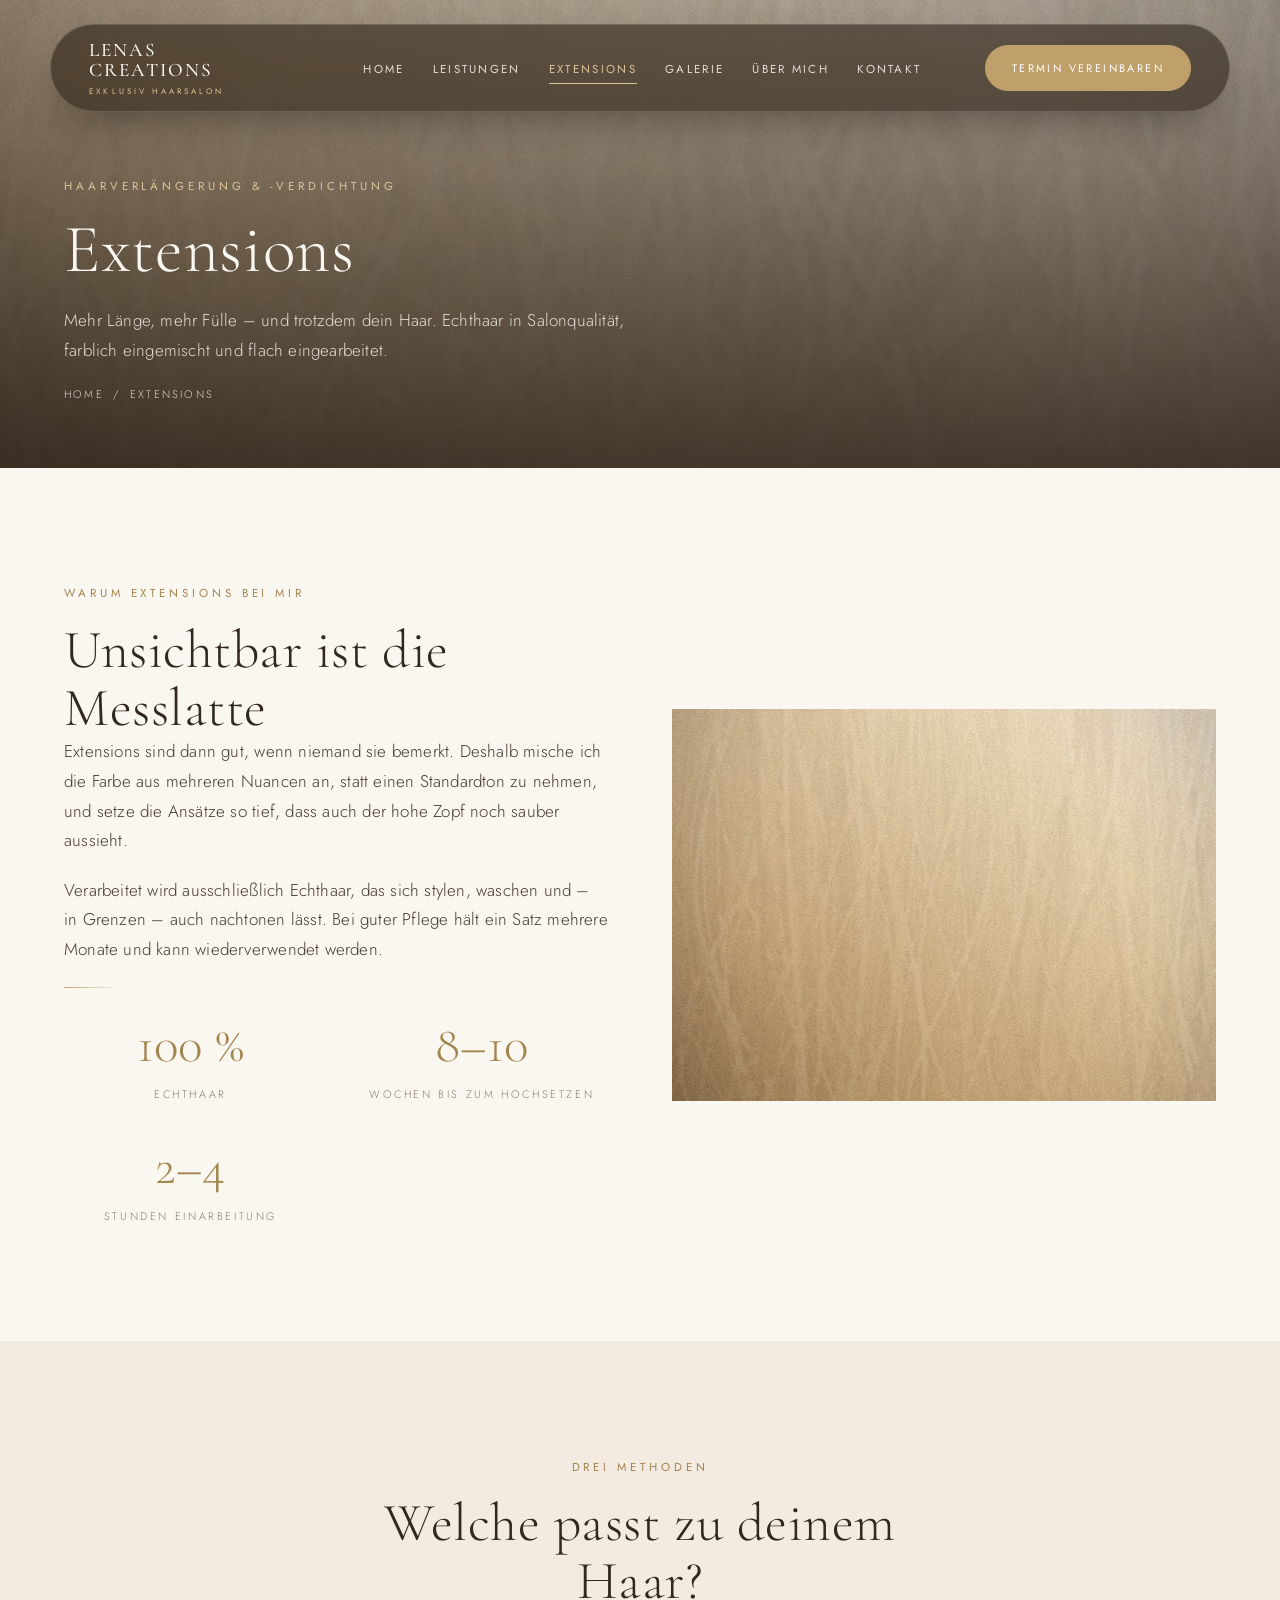
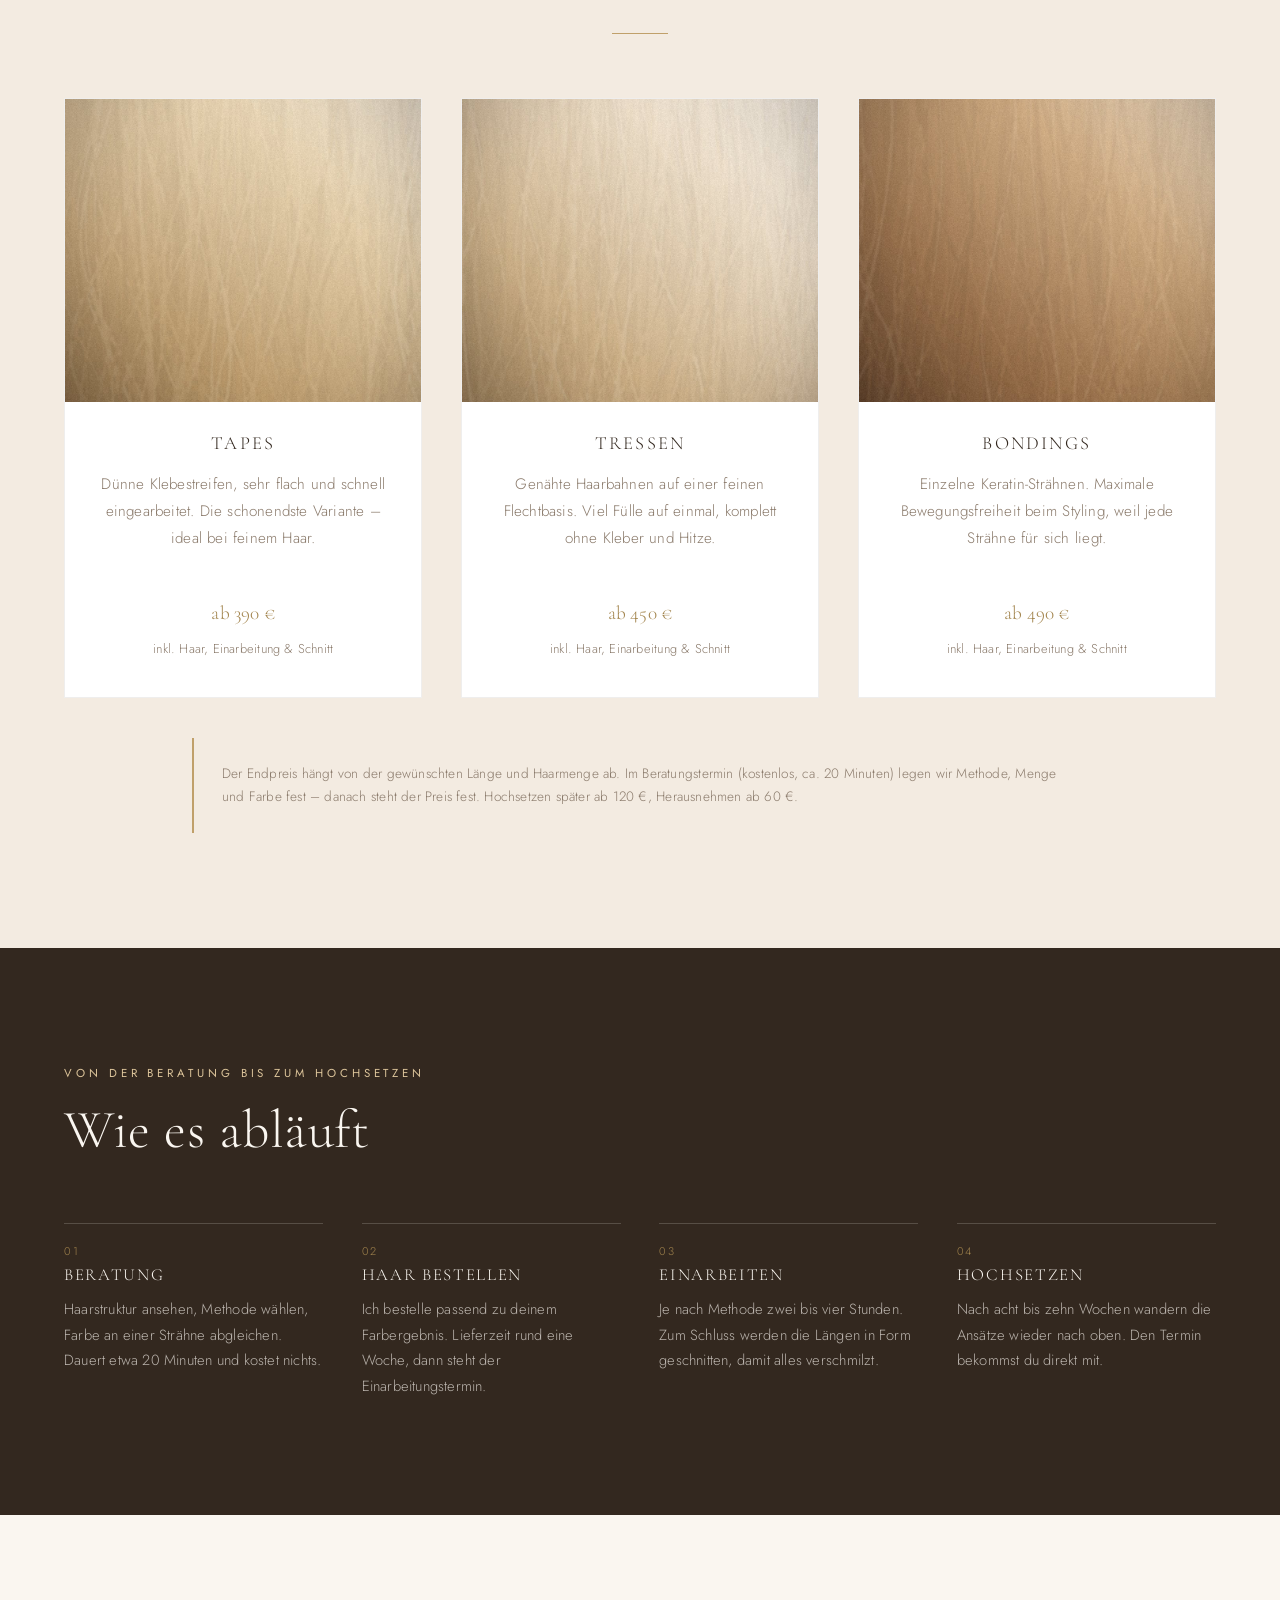
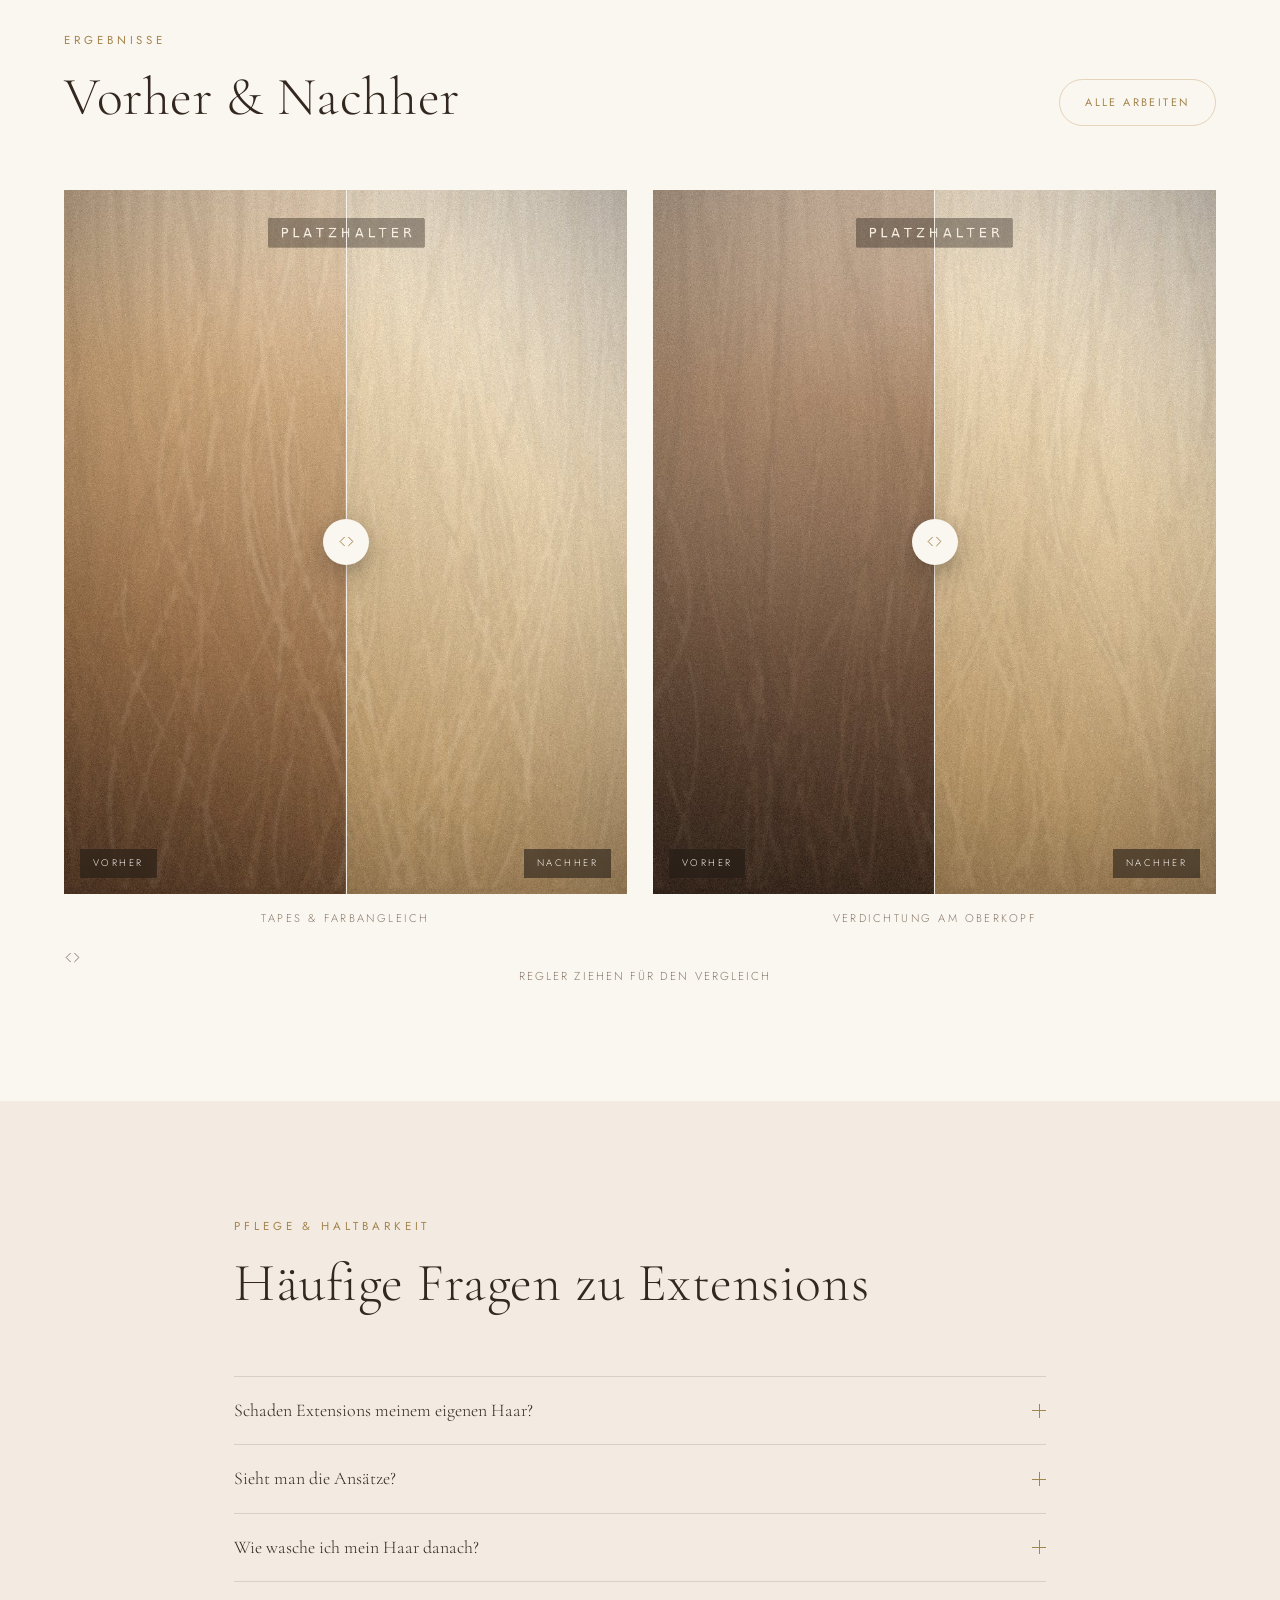
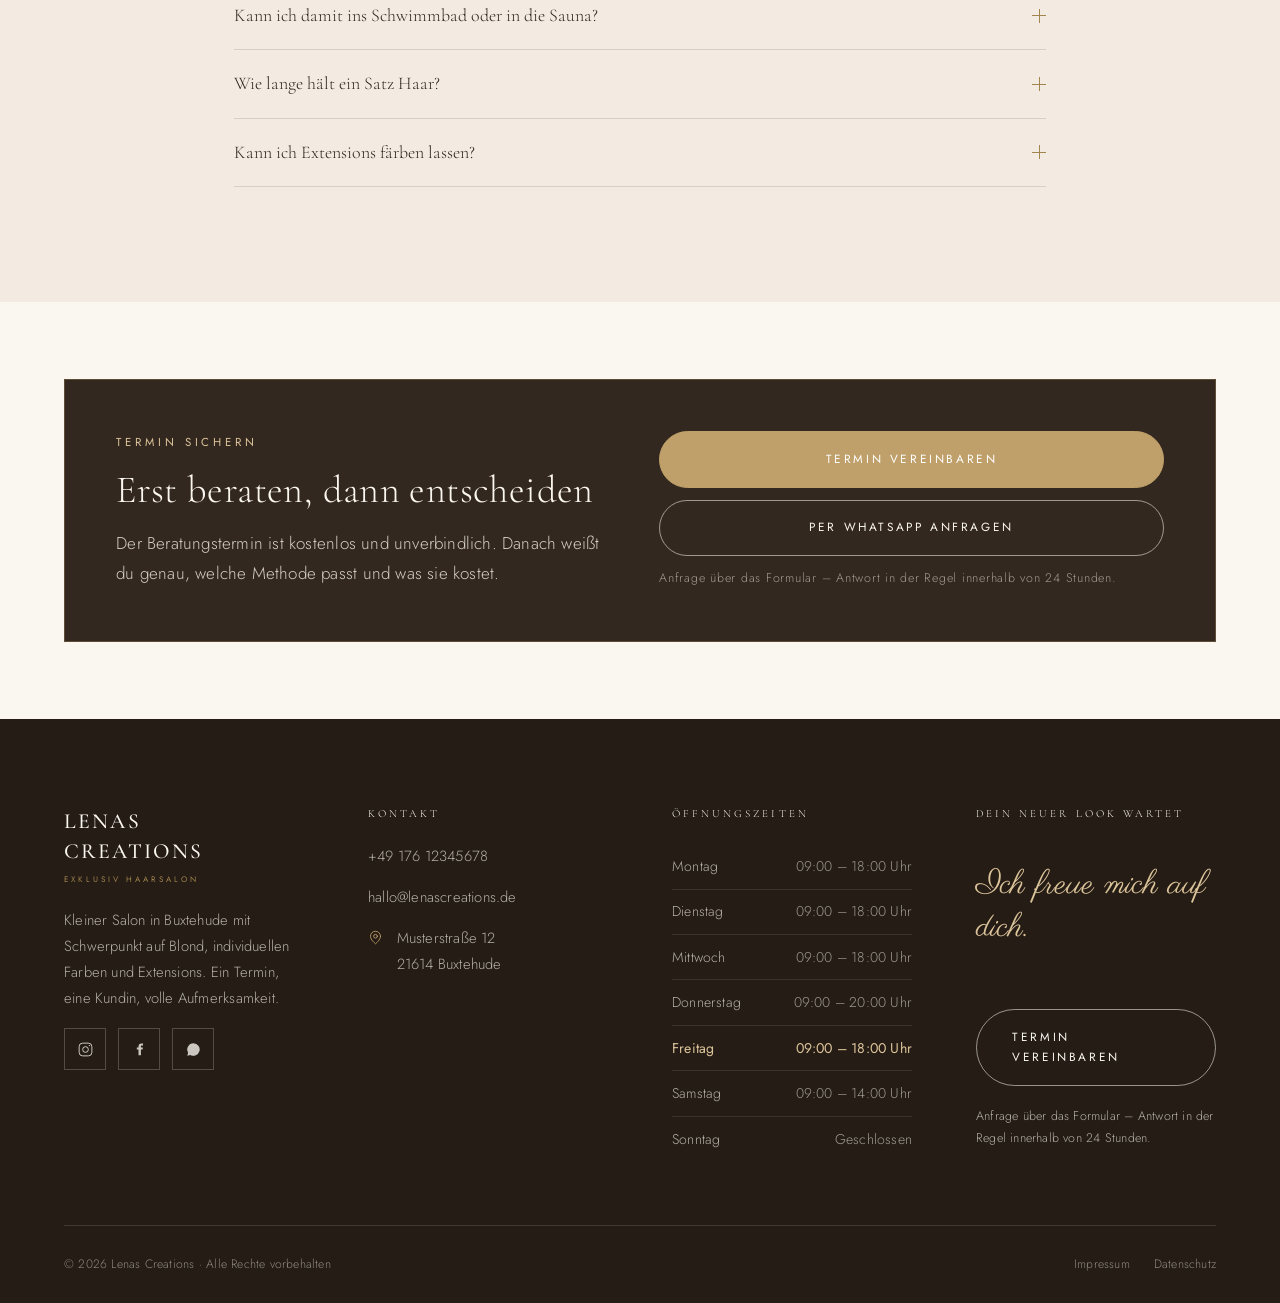
<file: lenas-creations/extensions.html>
<!DOCTYPE html>
<html lang="de">
<head>
<meta charset="utf-8">
<meta name="viewport" content="width=device-width, initial-scale=1">
<title>Extensions in Buxtehude – Tapes, Tressen & Bondings | Lenas Creations</title>
<meta name="description" content="Haarverlängerung und -verdichtung mit Echthaar in Buxtehude: Tape Extensions, Tressen und Bondings. Kostenlose Beratung, farblich eingemischt, unsichtbar eingearbeitet.">
<link rel="canonical" href="https://www.lenascreations.de/extensions.html">
<meta name="theme-color" content="#33281F">
<meta name="robots" content="index, follow">

<meta property="og:type" content="website">
<meta property="og:locale" content="de_DE">
<meta property="og:site_name" content="Lenas Creations">
<meta property="og:title" content="Extensions in Buxtehude – Tapes, Tressen & Bondings | Lenas Creations">
<meta property="og:description" content="Haarverlängerung und -verdichtung mit Echthaar in Buxtehude: Tape Extensions, Tressen und Bondings. Kostenlose Beratung, farblich eingemischt, unsichtbar eingearbeitet.">
<meta property="og:url" content="https://www.lenascreations.de/extensions.html">
<meta property="og:image" content="https://www.lenascreations.de/images/og-image.jpg">
<meta name="twitter:card" content="summary_large_image">

<link rel="icon" href="favicon.svg" type="image/svg+xml">
<link rel="apple-touch-icon" href="favicon.svg">

<link rel="preload" href="fonts/cormorant-garamond-latin-300-normal.woff2" as="font" type="font/woff2" crossorigin>
<link rel="preload" href="fonts/jost-latin-300-normal.woff2" as="font" type="font/woff2" crossorigin>
<link rel="stylesheet" href="css/fonts.css">
<link rel="stylesheet" href="css/style.css">

</head>
<body>
<a class="skip-link" href="#main">Zum Inhalt springen</a>

<header class="header">
  <div class="header__inner">
    <a class="brand" href="index.html" aria-label="Lenas Creations – zur Startseite">
      <span class="brand__mark">Lenas<br>Creations<span class="brand__sub">Exklusiv Haarsalon</span></span>
    </a>
    <nav class="nav" aria-label="Hauptmenü">
      <ul class="nav__list"><li><a class="nav__link" href="index.html">Home</a></li><li><a class="nav__link" href="leistungen.html">Leistungen</a></li><li><a class="nav__link" href="extensions.html" aria-current="page">Extensions</a></li><li><a class="nav__link" href="galerie.html">Galerie</a></li><li><a class="nav__link" href="ueber-mich.html">Über mich</a></li><li><a class="nav__link" href="kontakt.html">Kontakt</a></li></ul>
    </nav>
    <div class="header__cta"><a class="btn btn--sm" data-booking href="kontakt.html#termin"><span>Termin vereinbaren</span><svg class="btn__ext" viewBox="0 0 12 12" fill="none" stroke="currentColor" stroke-width="1.3" stroke-linecap="round" stroke-linejoin="round" aria-hidden="true"><path d="M4.5 1.5h6v6"/><path d="M10.5 1.5 5 7"/><path d="M9 8v2.5h-7.5V3H4"/></svg></a></div>
    <button class="burger" type="button" aria-label="Menü öffnen" aria-expanded="false" aria-controls="mobile-nav">
      <span></span><span></span><span></span>
    </button>
  </div>
</header>

<div class="mobile-nav" id="mobile-nav">
  <nav aria-label="Menü">
    <ul class="mobile-nav__list"><li><a href="index.html">Home</a></li><li><a href="leistungen.html">Leistungen</a></li><li><a href="extensions.html">Extensions</a></li><li><a href="galerie.html">Galerie</a></li><li><a href="ueber-mich.html">Über mich</a></li><li><a href="kontakt.html">Kontakt</a></li></ul>
  </nav>
  <div class="mobile-nav__foot">
    <a class="btn btn--block" data-booking href="kontakt.html#termin"><span>Termin vereinbaren</span><svg class="btn__ext" viewBox="0 0 12 12" fill="none" stroke="currentColor" stroke-width="1.3" stroke-linecap="round" stroke-linejoin="round" aria-hidden="true"><path d="M4.5 1.5h6v6"/><path d="M10.5 1.5 5 7"/><path d="M9 8v2.5h-7.5V3H4"/></svg></a>
    <a class="mobile-nav__meta" data-phone data-phone-text href="tel:"></a>
    <a class="mobile-nav__meta" data-mail data-mail-text href="mailto:"></a>
  </div>
</div>

<main id="main">

  <section class="page-hero">
    <div class="page-hero__media"><img src="images/extensions-hero.jpg" alt="Einarbeiten von Tape Extensions" width="1600" height="1000" fetchpriority="high"></div>
    <div class="page-hero__inner">
      <span class="eyebrow">Haarverlängerung &amp; -verdichtung</span>
      <h1>Extensions</h1>
      <p>Mehr Länge, mehr Fülle – und trotzdem dein Haar. Echthaar in Salonqualität, farblich eingemischt und flach eingearbeitet.</p>
      <p class="breadcrumb"><a href="index.html">Home</a><span>/</span>Extensions</p>
    </div>
  </section>

  <section class="section">
    <div class="wrap">
      <div class="split">
        <div class="split__body reveal">
          <span class="eyebrow">Warum Extensions bei mir</span>
          <h2>Unsichtbar ist die Messlatte</h2>
          <p>
            Extensions sind dann gut, wenn niemand sie bemerkt. Deshalb mische ich die Farbe aus
            mehreren Nuancen an, statt einen Standardton zu nehmen, und setze die Ansätze so tief,
            dass auch der hohe Zopf noch sauber aussieht.
          </p>
          <p>
            Verarbeitet wird ausschließlich Echthaar, das sich stylen, waschen und – in Grenzen –
            auch nachtonen lässt. Bei guter Pflege hält ein Satz mehrere Monate und kann
            wiederverwendet werden.
          </p>
          <hr class="rule">
          <div class="stats" style="margin-top:2rem">
            <div class="stat"><div class="stat__value">100&nbsp;%</div><div class="stat__label">Echthaar</div></div>
            <div class="stat"><div class="stat__value">8–10</div><div class="stat__label">Wochen bis zum Hochsetzen</div></div>
            <div class="stat"><div class="stat__value">2–4</div><div class="stat__label">Stunden Einarbeitung</div></div>
          </div>
        </div>
        <div class="split__media split__media--wide reveal" data-delay="2">
          <img src="images/extensions-tapes.jpg" alt="Tape Extensions in blondem Haar" loading="lazy" width="900" height="1100">
        </div>
      </div>
    </div>
  </section>

  <section class="section section--sand">
    <div class="wrap">
      <div class="section-head section-head--center reveal">
        <span class="eyebrow">Drei Methoden</span>
        <h2>Welche passt zu deinem Haar?</h2>
        <hr class="rule rule--center">
      </div>
      <div class="service-grid">

        <article class="service-card reveal" data-delay="1">
          <div class="service-card__media"><img src="images/extensions-tapes.jpg" alt="Tape Extensions" loading="lazy" width="900" height="1100"></div>
          <div class="service-card__body">
            <h3>Tapes</h3>
            <p>Dünne Klebestreifen, sehr flach und schnell eingearbeitet. Die schonendste Variante – ideal bei feinem Haar.</p>
            <div class="service-card__foot">
              <span class="price-row__value">ab 390 €</span>
              <p style="font-size:.8rem;margin-top:.5rem">inkl. Haar, Einarbeitung &amp; Schnitt</p>
            </div>
          </div>
        </article>

        <article class="service-card reveal" data-delay="2">
          <div class="service-card__media"><img src="images/extensions-tressen.jpg" alt="Tressen / Weft Extensions" loading="lazy" width="900" height="1100"></div>
          <div class="service-card__body">
            <h3>Tressen</h3>
            <p>Genähte Haarbahnen auf einer feinen Flechtbasis. Viel Fülle auf einmal, komplett ohne Kleber und Hitze.</p>
            <div class="service-card__foot">
              <span class="price-row__value">ab 450 €</span>
              <p style="font-size:.8rem;margin-top:.5rem">inkl. Haar, Einarbeitung &amp; Schnitt</p>
            </div>
          </div>
        </article>

        <article class="service-card reveal" data-delay="3">
          <div class="service-card__media"><img src="images/extensions-bondings.jpg" alt="Bonding Extensions" loading="lazy" width="900" height="1100"></div>
          <div class="service-card__body">
            <h3>Bondings</h3>
            <p>Einzelne Keratin-Strähnen. Maximale Bewegungsfreiheit beim Styling, weil jede Strähne für sich liegt.</p>
            <div class="service-card__foot">
              <span class="price-row__value">ab 490 €</span>
              <p style="font-size:.8rem;margin-top:.5rem">inkl. Haar, Einarbeitung &amp; Schnitt</p>
            </div>
          </div>
        </article>

      </div>
      <p class="price-legal reveal" style="max-width:56rem;margin-inline:auto">
        Der Endpreis hängt von der gewünschten Länge und Haarmenge ab. Im Beratungstermin
        (kostenlos, ca. 20 Minuten) legen wir Methode, Menge und Farbe fest – danach steht der Preis fest.
        Hochsetzen später ab 120 €, Herausnehmen ab 60 €.
      </p>
    </div>
  </section>

  <section class="section section--dark">
    <div class="wrap">
      <div class="section-head reveal">
        <span class="eyebrow">Von der Beratung bis zum Hochsetzen</span>
        <h2>Wie es abläuft</h2>
      </div>
      <div class="steps">
        <div class="step reveal" data-delay="1"><h4>Beratung</h4><p>Haarstruktur ansehen, Methode wählen, Farbe an einer Strähne abgleichen. Dauert etwa 20 Minuten und kostet nichts.</p></div>
        <div class="step reveal" data-delay="2"><h4>Haar bestellen</h4><p>Ich bestelle passend zu deinem Farbergebnis. Lieferzeit rund eine Woche, dann steht der Einarbeitungstermin.</p></div>
        <div class="step reveal" data-delay="3"><h4>Einarbeiten</h4><p>Je nach Methode zwei bis vier Stunden. Zum Schluss werden die Längen in Form geschnitten, damit alles verschmilzt.</p></div>
        <div class="step reveal" data-delay="4"><h4>Hochsetzen</h4><p>Nach acht bis zehn Wochen wandern die Ansätze wieder nach oben. Den Termin bekommst du direkt mit.</p></div>
      </div>
    </div>
  </section>

  <section class="section">
    <div class="wrap">
      <div class="section-head section-head--split reveal">
        <div>
          <span class="eyebrow">Ergebnisse</span>
          <h2>Vorher &amp; Nachher</h2>
        </div>
        <a class="btn btn--outline btn--sm" href="galerie.html">Alle Arbeiten</a>
      </div>
      <div class="compare-strip reveal">

<div>
  <div class="compare" style="--pos:50%">
    <img src="images/ba-4-vorher.jpg" alt="Tapes &amp; Farbangleich – Haar vor der Behandlung" loading="lazy" width="900" height="1100">
    <img class="compare__after" src="images/ba-4-nachher.jpg" alt="Tapes &amp; Farbangleich – Ergebnis nach der Behandlung" loading="lazy" width="900" height="1100">
    <span class="compare__tag compare__tag--before">Vorher</span>
    <span class="compare__tag compare__tag--after">Nachher</span>
    <span class="compare__handle"><span class="compare__knob"><svg width="17" height="17" viewBox="0 0 24 24" fill="none" stroke="currentColor" stroke-width="1.4" stroke-linecap="round" stroke-linejoin="round" aria-hidden="true"><path d="m9 6-6 6 6 6M15 6l6 6-6 6"/></svg></span></span>
    <label class="visually-hidden" for="cmp4">Vergleich Tapes &amp; Farbangleich</label>
    <input class="compare__range visually-hidden" id="cmp4" type="range" min="0" max="100" value="50">
  </div>
  <p class="compare__caption">Tapes &amp; Farbangleich</p>
</div>

<div>
  <div class="compare" style="--pos:50%">
    <img src="images/ba-1-vorher.jpg" alt="Verdichtung am Oberkopf – Haar vor der Behandlung" loading="lazy" width="900" height="1100">
    <img class="compare__after" src="images/ba-1-nachher.jpg" alt="Verdichtung am Oberkopf – Ergebnis nach der Behandlung" loading="lazy" width="900" height="1100">
    <span class="compare__tag compare__tag--before">Vorher</span>
    <span class="compare__tag compare__tag--after">Nachher</span>
    <span class="compare__handle"><span class="compare__knob"><svg width="17" height="17" viewBox="0 0 24 24" fill="none" stroke="currentColor" stroke-width="1.4" stroke-linecap="round" stroke-linejoin="round" aria-hidden="true"><path d="m9 6-6 6 6 6M15 6l6 6-6 6"/></svg></span></span>
    <label class="visually-hidden" for="cmp1">Vergleich Verdichtung am Oberkopf</label>
    <input class="compare__range visually-hidden" id="cmp1" type="range" min="0" max="100" value="50">
  </div>
  <p class="compare__caption">Verdichtung am Oberkopf</p>
</div>

      </div>
      <p class="compare-hint"><svg width="17" height="17" viewBox="0 0 24 24" fill="none" stroke="currentColor" stroke-width="1.4" stroke-linecap="round" stroke-linejoin="round" aria-hidden="true"><path d="m9 6-6 6 6 6M15 6l6 6-6 6"/></svg> &nbsp; Regler ziehen für den Vergleich</p>
    </div>
  </section>

  <section class="section section--sand">
    <div class="wrap wrap--sm">
      <div class="section-head reveal">
        <span class="eyebrow">Pflege &amp; Haltbarkeit</span>
        <h2>Häufige Fragen zu Extensions</h2>
      </div>
      <div class="reveal">
<div class="accordion">
        <div class="accordion__item">
          <h3 style="margin:0">
            <button class="accordion__trigger" type="button" aria-expanded="false" aria-controls="faq-p1" id="faq-t1">
              <span>Schaden Extensions meinem eigenen Haar?</span><span class="accordion__icon" aria-hidden="true"></span>
            </button>
          </h3>
          <div class="accordion__panel" id="faq-p1" role="region" aria-labelledby="faq-t1"><div>Richtig eingearbeitet und rechtzeitig hochgesetzt: nein. Probleme entstehen fast immer dadurch, dass die Ansätze zu lange sitzen bleiben und mit herauswachsen. Deshalb bekommst du den Hochsetz-Termin direkt mit.</div></div>
        </div>
        <div class="accordion__item">
          <h3 style="margin:0">
            <button class="accordion__trigger" type="button" aria-expanded="false" aria-controls="faq-p2" id="faq-t2">
              <span>Sieht man die Ansätze?</span><span class="accordion__icon" aria-hidden="true"></span>
            </button>
          </h3>
          <div class="accordion__panel" id="faq-p2" role="region" aria-labelledby="faq-t2"><div>Bei sauberer Platzierung nicht – auch nicht im Zopf oder Dutt. Ich lasse rund um Scheitel und Haaransatz bewusst eine Zone frei, damit nichts durchblitzt.</div></div>
        </div>
        <div class="accordion__item">
          <h3 style="margin:0">
            <button class="accordion__trigger" type="button" aria-expanded="false" aria-controls="faq-p3" id="faq-t3">
              <span>Wie wasche ich mein Haar danach?</span><span class="accordion__icon" aria-hidden="true"></span>
            </button>
          </h3>
          <div class="accordion__panel" id="faq-p3" role="region" aria-labelledby="faq-t3"><div>Ganz normal, nur mit silikonfreiem und sulfatfreiem Shampoo und ohne Pflege direkt am Ansatz. Vor dem Schlafen locker flechten, dann verfilzt nichts.</div></div>
        </div>
        <div class="accordion__item">
          <h3 style="margin:0">
            <button class="accordion__trigger" type="button" aria-expanded="false" aria-controls="faq-p4" id="faq-t4">
              <span>Kann ich damit ins Schwimmbad oder in die Sauna?</span><span class="accordion__icon" aria-hidden="true"></span>
            </button>
          </h3>
          <div class="accordion__panel" id="faq-p4" role="region" aria-labelledby="faq-t4"><div>Ja. Danach gut ausspülen und die Längen mit einem Leave-in versorgen. Chlor und Salzwasser trocknen das Fremdhaar stärker aus als Eigenhaar.</div></div>
        </div>
        <div class="accordion__item">
          <h3 style="margin:0">
            <button class="accordion__trigger" type="button" aria-expanded="false" aria-controls="faq-p5" id="faq-t5">
              <span>Wie lange hält ein Satz Haar?</span><span class="accordion__icon" aria-hidden="true"></span>
            </button>
          </h3>
          <div class="accordion__panel" id="faq-p5" role="region" aria-labelledby="faq-t5"><div>Bei guter Pflege sechs bis zwölf Monate, oft über mehrere Hochsetz-Termine hinweg. Tapes werden dabei neu beklebt, Tressen und Bondings meist wiederverwendet.</div></div>
        </div>
        <div class="accordion__item">
          <h3 style="margin:0">
            <button class="accordion__trigger" type="button" aria-expanded="false" aria-controls="faq-p6" id="faq-t6">
              <span>Kann ich Extensions färben lassen?</span><span class="accordion__icon" aria-hidden="true"></span>
            </button>
          </h3>
          <div class="accordion__panel" id="faq-p6" role="region" aria-labelledby="faq-t6"><div>Tonen und leicht abdunkeln ist möglich, Aufhellen nicht. Deshalb wird die Farbe von vornherein passend gemischt statt später korrigiert.</div></div>
        </div></div>
      </div>
    </div>
  </section>


  <section class="section section--tight">
    <div class="wrap">
      <div class="booking-panel reveal">
        <div>
          <span class="eyebrow">Termin sichern</span>
          <h2 style="font-size:clamp(1.7rem,3vw,2.4rem)">Erst beraten, dann entscheiden</h2>
          <p style="margin-top:1.1rem">Der Beratungstermin ist kostenlos und unverbindlich. Danach weißt du genau, welche Methode passt und was sie kostet.</p>
        </div>
        <div class="booking-panel__actions">
          <a class="btn btn--block" data-booking href="kontakt.html#termin"><span>Termin vereinbaren</span><svg class="btn__ext" viewBox="0 0 12 12" fill="none" stroke="currentColor" stroke-width="1.3" stroke-linecap="round" stroke-linejoin="round" aria-hidden="true"><path d="M4.5 1.5h6v6"/><path d="M10.5 1.5 5 7"/><path d="M9 8v2.5h-7.5V3H4"/></svg></a>
          <a class="btn btn--light btn--block" data-whatsapp href="#">Per WhatsApp anfragen</a>
          <span class="booking-panel__meta" data-booking-note></span>
        </div>
      </div>
    </div>
  </section>

</main>

<footer class="footer">
  <div class="wrap">
    <div class="footer__grid">

      <div>
        <span class="brand__mark" style="font-size:1.35rem">Lenas<br>Creations<span class="brand__sub">Exklusiv Haarsalon</span></span>
        <p style="margin-top:1.6rem;font-size:.92rem;max-width:20rem">
          Kleiner Salon in Buxtehude mit Schwerpunkt auf Blond, individuellen Farben und Extensions.
          Ein Termin, eine Kundin, volle Aufmerksamkeit.
        </p>
        <div class="socials">
          <a data-instagram href="#" aria-label="Instagram" target="_blank" rel="noopener"><svg width="17" height="17" viewBox="0 0 24 24" fill="none" stroke="currentColor" stroke-width="1.4" aria-hidden="true"><rect x="3" y="3" width="18" height="18" rx="5"/><circle cx="12" cy="12" r="4"/><circle cx="17.5" cy="6.5" r="1" fill="currentColor" stroke="none"/></svg></a>
          <a data-facebook href="#" aria-label="Facebook" target="_blank" rel="noopener"><svg width="17" height="17" viewBox="0 0 24 24" fill="currentColor" aria-hidden="true"><path d="M14 9V7.5c0-.7.2-1.1 1.2-1.1H17V3.6A17 17 0 0 0 14.7 3.5C12.2 3.5 10.6 5 10.6 7.7V9H8.2v3h2.4v8h3.4v-8h2.4l.4-3H14z"/></svg></a>
          <a data-whatsapp href="#" aria-label="WhatsApp"><svg width="15" height="15" viewBox="0 0 24 24" fill="currentColor" aria-hidden="true"><path d="M17.5 14.4c-.3-.2-1.7-.9-2-1-.3-.1-.5-.1-.7.2l-.9 1.1c-.2.2-.3.2-.6.1a8 8 0 0 1-2.4-1.5 9 9 0 0 1-1.6-2.1c-.2-.3 0-.5.1-.6l.5-.6c.1-.2.2-.3.3-.5v-.5l-1-2.3c-.2-.6-.5-.5-.7-.5h-.6c-.2 0-.5.1-.8.4-.3.3-1 1-1 2.5s1.1 2.9 1.2 3.1c.2.2 2.2 3.3 5.3 4.6 2.6 1.1 3.2.9 3.7.8.6 0 1.7-.7 2-1.4.2-.7.2-1.3.2-1.4-.1-.2-.3-.2-.6-.4zM12 2a10 10 0 0 0-8.6 15.1L2 22l5-1.3A10 10 0 1 0 12 2z"/></svg></a>
        </div>
      </div>

      <div>
        <h4 class="footer__title">Kontakt</h4>
        <address class="footer__contact">
          <a data-phone data-phone-text href="tel:"><svg width="15" height="15" viewBox="0 0 24 24" fill="none" stroke="currentColor" stroke-width="1.4" stroke-linecap="round" stroke-linejoin="round" aria-hidden="true"><path d="M22 16.9v3a2 2 0 0 1-2.2 2 19.8 19.8 0 0 1-8.6-3.1 19.5 19.5 0 0 1-6-6A19.8 19.8 0 0 1 2.1 4.2 2 2 0 0 1 4.1 2h3a2 2 0 0 1 2 1.7c.1 1 .4 1.9.7 2.8a2 2 0 0 1-.4 2.1L8.1 9.9a16 16 0 0 0 6 6l1.3-1.3a2 2 0 0 1 2.1-.4c.9.3 1.8.6 2.8.7a2 2 0 0 1 1.7 2z"/></svg></a>
          <a data-mail data-mail-text href="mailto:"><svg width="15" height="15" viewBox="0 0 24 24" fill="none" stroke="currentColor" stroke-width="1.4" stroke-linecap="round" stroke-linejoin="round" aria-hidden="true"><rect x="2" y="4" width="20" height="16" rx="2"/><path d="m2 7 10 6 10-6"/></svg></a>
          <span><svg width="15" height="15" viewBox="0 0 24 24" fill="none" stroke="currentColor" stroke-width="1.4" stroke-linecap="round" stroke-linejoin="round" aria-hidden="true"><path d="M20 10c0 6-8 12-8 12s-8-6-8-12a8 8 0 0 1 16 0z"/><circle cx="12" cy="10" r="3"/></svg><span data-address></span></span>
        </address>
      </div>

      <div>
        <h4 class="footer__title">Öffnungszeiten</h4>
        <ul class="hours" data-hours></ul>
      </div>

      <div class="footer__cta">
        <h4 class="footer__title">Dein neuer Look wartet</h4>
        <p class="script">Ich freue mich auf dich.</p>
        <a class="btn btn--light" data-booking href="kontakt.html#termin"><span>Termin vereinbaren</span><svg class="btn__ext" viewBox="0 0 12 12" fill="none" stroke="currentColor" stroke-width="1.3" stroke-linecap="round" stroke-linejoin="round" aria-hidden="true"><path d="M4.5 1.5h6v6"/><path d="M10.5 1.5 5 7"/><path d="M9 8v2.5h-7.5V3H4"/></svg></a>
        <span class="footer__contact" style="font-size:.78rem" data-booking-note></span>
      </div>

    </div>

    <div class="footer__bottom">
      <span>© <span data-year>2026</span> Lenas Creations · Alle Rechte vorbehalten</span>
      <nav aria-label="Rechtliches">
        <a href="impressum.html">Impressum</a>
        <a href="datenschutz.html">Datenschutz</a>
      </nav>
    </div>
  </div>
</footer>

<div class="action-bar">
  <a data-phone href="tel:"><svg width="15" height="15" viewBox="0 0 24 24" fill="none" stroke="currentColor" stroke-width="1.4" stroke-linecap="round" stroke-linejoin="round" aria-hidden="true"><path d="M22 16.9v3a2 2 0 0 1-2.2 2 19.8 19.8 0 0 1-8.6-3.1 19.5 19.5 0 0 1-6-6A19.8 19.8 0 0 1 2.1 4.2 2 2 0 0 1 4.1 2h3a2 2 0 0 1 2 1.7c.1 1 .4 1.9.7 2.8a2 2 0 0 1-.4 2.1L8.1 9.9a16 16 0 0 0 6 6l1.3-1.3a2 2 0 0 1 2.1-.4c.9.3 1.8.6 2.8.7a2 2 0 0 1 1.7 2z"/></svg><span>Anrufen</span></a>
  <a data-whatsapp href="#"><svg width="15" height="15" viewBox="0 0 24 24" fill="currentColor" aria-hidden="true"><path d="M17.5 14.4c-.3-.2-1.7-.9-2-1-.3-.1-.5-.1-.7.2l-.9 1.1c-.2.2-.3.2-.6.1a8 8 0 0 1-2.4-1.5 9 9 0 0 1-1.6-2.1c-.2-.3 0-.5.1-.6l.5-.6c.1-.2.2-.3.3-.5v-.5l-1-2.3c-.2-.6-.5-.5-.7-.5h-.6c-.2 0-.5.1-.8.4-.3.3-1 1-1 2.5s1.1 2.9 1.2 3.1c.2.2 2.2 3.3 5.3 4.6 2.6 1.1 3.2.9 3.7.8.6 0 1.7-.7 2-1.4.2-.7.2-1.3.2-1.4-.1-.2-.3-.2-.6-.4zM12 2a10 10 0 0 0-8.6 15.1L2 22l5-1.3A10 10 0 1 0 12 2z"/></svg><span>WhatsApp</span></a>
  <a class="is-primary" data-booking href="kontakt.html#termin"><svg width="15" height="15" viewBox="0 0 24 24" fill="none" stroke="currentColor" stroke-width="1.4" stroke-linecap="round" aria-hidden="true"><rect x="3" y="5" width="18" height="16" rx="2"/><path d="M3 10h18M8 3v4M16 3v4"/></svg><span>Termin</span></a>
</div>

<script src="js/config.js"></script>
<script src="js/main.js"></script>
</body>
</html>
</file>
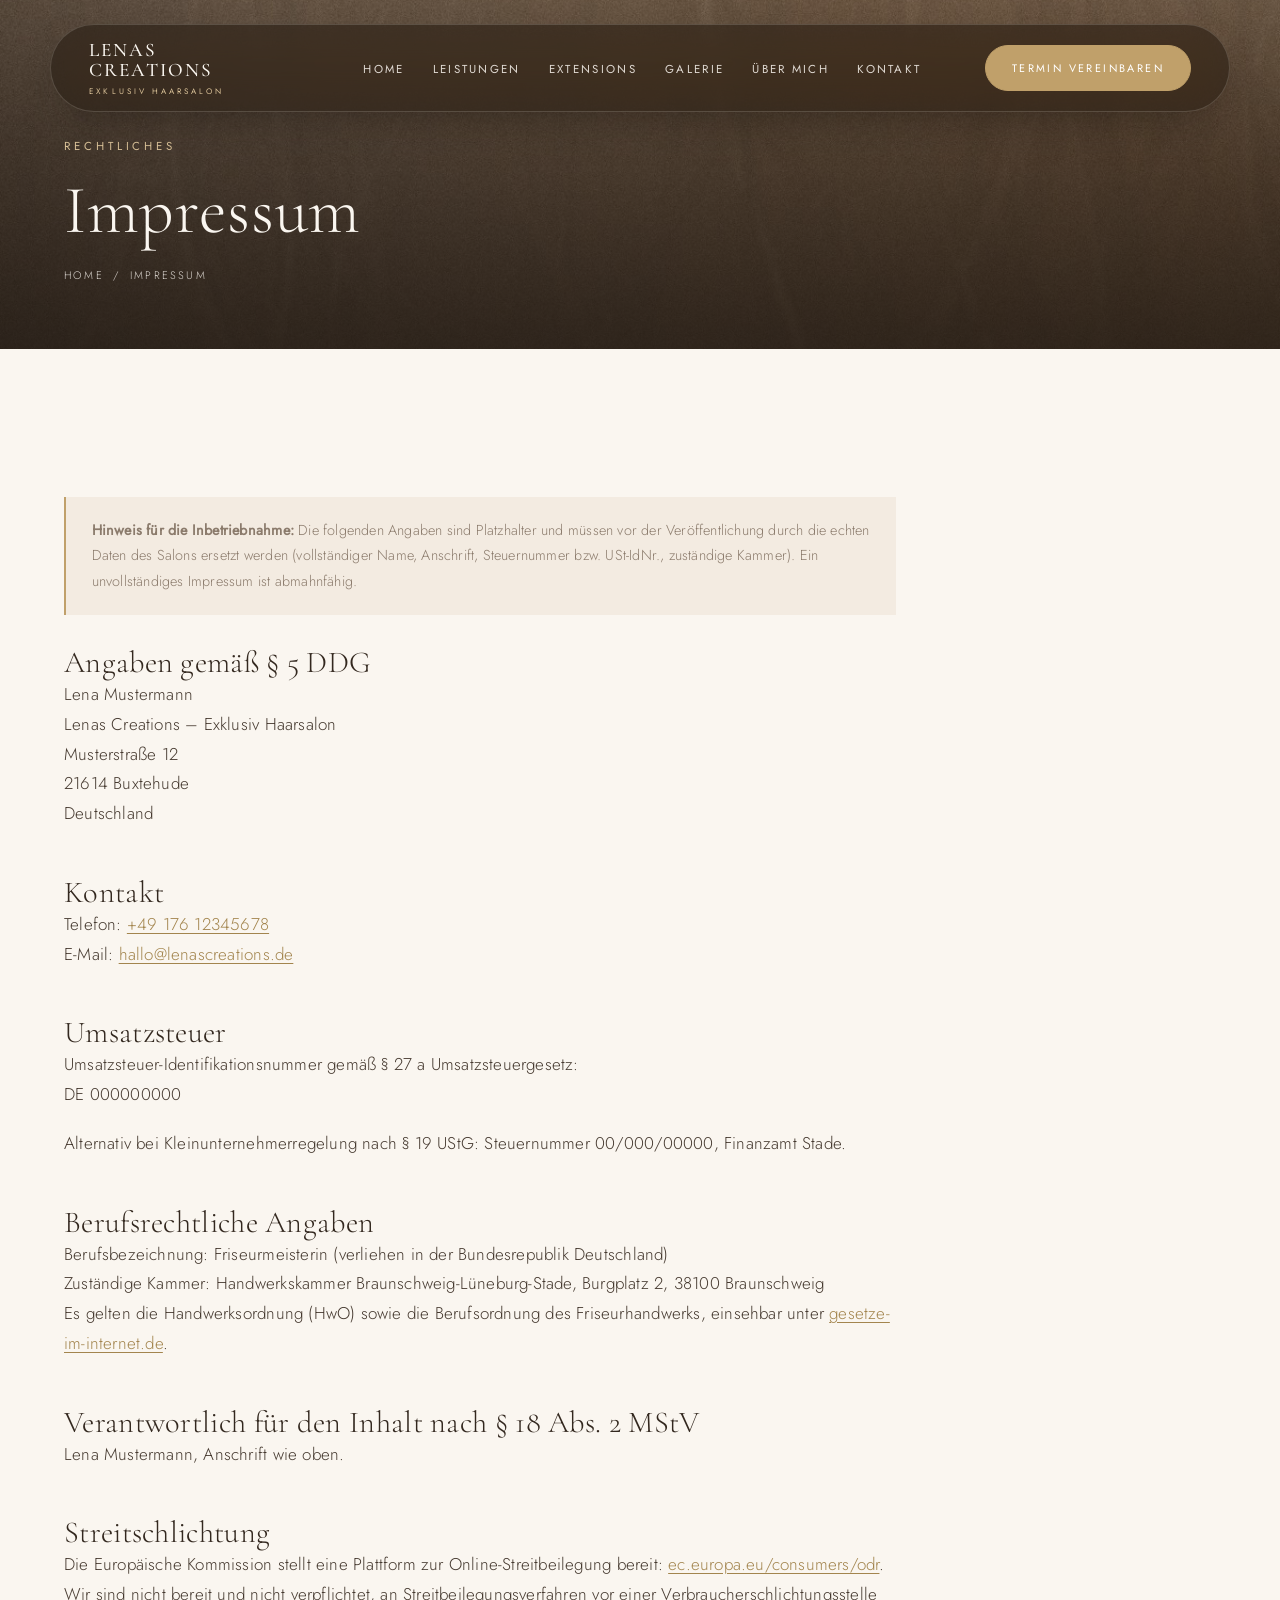
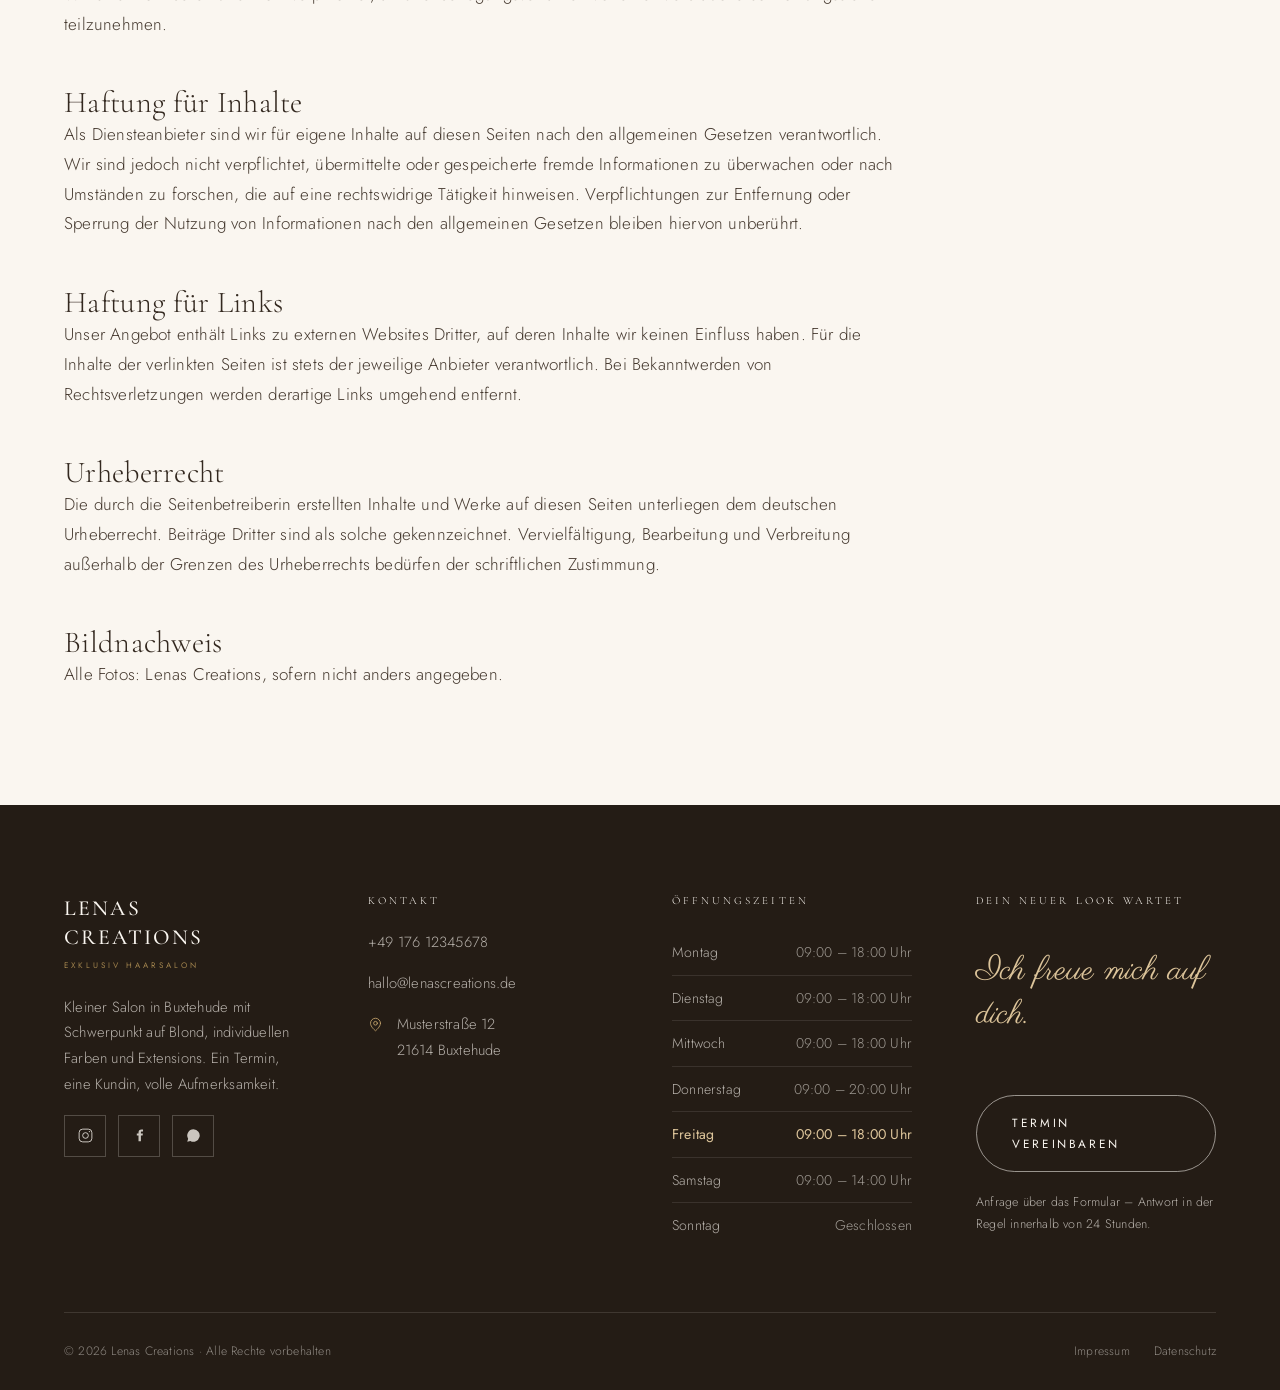
<file: lenas-creations/impressum.html>
<!DOCTYPE html>
<html lang="de">
<head>
<meta charset="utf-8">
<meta name="viewport" content="width=device-width, initial-scale=1">
<title>Impressum – Lenas Creations</title>
<meta name="description" content="Impressum und Anbieterkennzeichnung von Lenas Creations, Buxtehude.">
<link rel="canonical" href="https://www.lenascreations.de/impressum.html">
<meta name="theme-color" content="#33281F">
<meta name="robots" content="noindex, follow">

<meta property="og:type" content="website">
<meta property="og:locale" content="de_DE">
<meta property="og:site_name" content="Lenas Creations">
<meta property="og:title" content="Impressum – Lenas Creations">
<meta property="og:description" content="Impressum und Anbieterkennzeichnung von Lenas Creations, Buxtehude.">
<meta property="og:url" content="https://www.lenascreations.de/impressum.html">
<meta property="og:image" content="https://www.lenascreations.de/images/og-image.jpg">
<meta name="twitter:card" content="summary_large_image">

<link rel="icon" href="favicon.svg" type="image/svg+xml">
<link rel="apple-touch-icon" href="favicon.svg">

<link rel="preload" href="fonts/cormorant-garamond-latin-300-normal.woff2" as="font" type="font/woff2" crossorigin>
<link rel="preload" href="fonts/jost-latin-300-normal.woff2" as="font" type="font/woff2" crossorigin>
<link rel="stylesheet" href="css/fonts.css">
<link rel="stylesheet" href="css/style.css">
<style>
.legal { max-width: 52rem; }
.legal h2 { font-size: clamp(1.4rem,2.4vw,1.9rem); margin-top: 3rem; }
.legal h2:first-of-type { margin-top: 0; }
.legal h3 { font-size: 1.15rem; margin-top: 2rem; text-transform: uppercase; letter-spacing: .1em; }
.legal p, .legal li { color: var(--ink); }
.legal ul { padding-left: 1.2rem; }
.legal li { margin-bottom: .5rem; }
.legal a { color: var(--gold-deep); text-decoration: underline; text-underline-offset: 3px; }
.legal .note { padding: 1.35rem 1.6rem; background: var(--cream-deep); border-left: 2px solid var(--gold); font-size: .9rem; color: var(--muted); margin: 2rem 0; }
</style>
</head>
<body>
<a class="skip-link" href="#main">Zum Inhalt springen</a>

<header class="header">
  <div class="header__inner">
    <a class="brand" href="index.html" aria-label="Lenas Creations – zur Startseite">
      <span class="brand__mark">Lenas<br>Creations<span class="brand__sub">Exklusiv Haarsalon</span></span>
    </a>
    <nav class="nav" aria-label="Hauptmenü">
      <ul class="nav__list"><li><a class="nav__link" href="index.html">Home</a></li><li><a class="nav__link" href="leistungen.html">Leistungen</a></li><li><a class="nav__link" href="extensions.html">Extensions</a></li><li><a class="nav__link" href="galerie.html">Galerie</a></li><li><a class="nav__link" href="ueber-mich.html">Über mich</a></li><li><a class="nav__link" href="kontakt.html">Kontakt</a></li></ul>
    </nav>
    <div class="header__cta"><a class="btn btn--sm" data-booking href="kontakt.html#termin"><span>Termin vereinbaren</span><svg class="btn__ext" viewBox="0 0 12 12" fill="none" stroke="currentColor" stroke-width="1.3" stroke-linecap="round" stroke-linejoin="round" aria-hidden="true"><path d="M4.5 1.5h6v6"/><path d="M10.5 1.5 5 7"/><path d="M9 8v2.5h-7.5V3H4"/></svg></a></div>
    <button class="burger" type="button" aria-label="Menü öffnen" aria-expanded="false" aria-controls="mobile-nav">
      <span></span><span></span><span></span>
    </button>
  </div>
</header>

<div class="mobile-nav" id="mobile-nav">
  <nav aria-label="Menü">
    <ul class="mobile-nav__list"><li><a href="index.html">Home</a></li><li><a href="leistungen.html">Leistungen</a></li><li><a href="extensions.html">Extensions</a></li><li><a href="galerie.html">Galerie</a></li><li><a href="ueber-mich.html">Über mich</a></li><li><a href="kontakt.html">Kontakt</a></li></ul>
  </nav>
  <div class="mobile-nav__foot">
    <a class="btn btn--block" data-booking href="kontakt.html#termin"><span>Termin vereinbaren</span><svg class="btn__ext" viewBox="0 0 12 12" fill="none" stroke="currentColor" stroke-width="1.3" stroke-linecap="round" stroke-linejoin="round" aria-hidden="true"><path d="M4.5 1.5h6v6"/><path d="M10.5 1.5 5 7"/><path d="M9 8v2.5h-7.5V3H4"/></svg></a>
    <a class="mobile-nav__meta" data-phone data-phone-text href="tel:"></a>
    <a class="mobile-nav__meta" data-mail data-mail-text href="mailto:"></a>
  </div>
</div>

<main id="main">
  <section class="page-hero" style="min-height:clamp(280px,36svh,380px)">
    <div class="page-hero__media"><img src="images/salon-3.jpg" alt="" width="1200" height="900"></div>
    <div class="page-hero__inner">
      <span class="eyebrow">Rechtliches</span>
      <h1>Impressum</h1>
      <p class="breadcrumb"><a href="index.html">Home</a><span>/</span>Impressum</p>
    </div>
  </section>

  <section class="section">
    <div class="wrap">
      <div class="legal">
        <div class="note">
          <strong>Hinweis für die Inbetriebnahme:</strong> Die folgenden Angaben sind Platzhalter und
          müssen vor der Veröffentlichung durch die echten Daten des Salons ersetzt werden
          (vollständiger Name, Anschrift, Steuernummer bzw. USt-IdNr., zuständige Kammer).
          Ein unvollständiges Impressum ist abmahnfähig.
        </div>

        <h2>Angaben gemäß § 5 DDG</h2>
        <p>
          Lena Mustermann<br>
          Lenas Creations – Exklusiv Haarsalon<br>
          Musterstraße 12<br>
          21614 Buxtehude<br>
          Deutschland
        </p>

        <h2>Kontakt</h2>
        <p>
          Telefon: <a data-phone data-phone-text href="tel:"></a><br>
          E-Mail: <a data-mail data-mail-text href="mailto:"></a>
        </p>

        <h2>Umsatzsteuer</h2>
        <p>
          Umsatzsteuer-Identifikationsnummer gemäß § 27 a Umsatzsteuergesetz:<br>
          DE 000000000
        </p>
        <p>Alternativ bei Kleinunternehmerregelung nach § 19 UStG: Steuernummer 00/000/00000, Finanzamt Stade.</p>

        <h2>Berufsrechtliche Angaben</h2>
        <p>
          Berufsbezeichnung: Friseurmeisterin (verliehen in der Bundesrepublik Deutschland)<br>
          Zuständige Kammer: Handwerkskammer Braunschweig-Lüneburg-Stade, Burgplatz 2, 38100 Braunschweig<br>
          Es gelten die Handwerksordnung (HwO) sowie die Berufsordnung des Friseurhandwerks,
          einsehbar unter <a href="https://www.gesetze-im-internet.de/hwo/" target="_blank" rel="noopener">gesetze-im-internet.de</a>.
        </p>

        <h2>Verantwortlich für den Inhalt nach § 18 Abs. 2 MStV</h2>
        <p>Lena Mustermann, Anschrift wie oben.</p>

        <h2>Streitschlichtung</h2>
        <p>
          Die Europäische Kommission stellt eine Plattform zur Online-Streitbeilegung bereit:
          <a href="https://ec.europa.eu/consumers/odr/" target="_blank" rel="noopener">ec.europa.eu/consumers/odr</a>.
          Wir sind nicht bereit und nicht verpflichtet, an Streitbeilegungsverfahren vor einer
          Verbraucherschlichtungsstelle teilzunehmen.
        </p>

        <h2>Haftung für Inhalte</h2>
        <p>
          Als Diensteanbieter sind wir für eigene Inhalte auf diesen Seiten nach den allgemeinen
          Gesetzen verantwortlich. Wir sind jedoch nicht verpflichtet, übermittelte oder gespeicherte
          fremde Informationen zu überwachen oder nach Umständen zu forschen, die auf eine
          rechtswidrige Tätigkeit hinweisen. Verpflichtungen zur Entfernung oder Sperrung der Nutzung
          von Informationen nach den allgemeinen Gesetzen bleiben hiervon unberührt.
        </p>

        <h2>Haftung für Links</h2>
        <p>
          Unser Angebot enthält Links zu externen Websites Dritter, auf deren Inhalte wir keinen
          Einfluss haben. Für die Inhalte der verlinkten Seiten ist stets der jeweilige Anbieter
          verantwortlich. Bei Bekanntwerden von Rechtsverletzungen werden derartige Links umgehend entfernt.
        </p>

        <h2>Urheberrecht</h2>
        <p>
          Die durch die Seitenbetreiberin erstellten Inhalte und Werke auf diesen Seiten unterliegen
          dem deutschen Urheberrecht. Beiträge Dritter sind als solche gekennzeichnet.
          Vervielfältigung, Bearbeitung und Verbreitung außerhalb der Grenzen des Urheberrechts
          bedürfen der schriftlichen Zustimmung.
        </p>

        <h2>Bildnachweis</h2>
        <p>Alle Fotos: Lenas Creations, sofern nicht anders angegeben.</p>
      </div>
    </div>
  </section>
</main>

<footer class="footer">
  <div class="wrap">
    <div class="footer__grid">

      <div>
        <span class="brand__mark" style="font-size:1.35rem">Lenas<br>Creations<span class="brand__sub">Exklusiv Haarsalon</span></span>
        <p style="margin-top:1.6rem;font-size:.92rem;max-width:20rem">
          Kleiner Salon in Buxtehude mit Schwerpunkt auf Blond, individuellen Farben und Extensions.
          Ein Termin, eine Kundin, volle Aufmerksamkeit.
        </p>
        <div class="socials">
          <a data-instagram href="#" aria-label="Instagram" target="_blank" rel="noopener"><svg width="17" height="17" viewBox="0 0 24 24" fill="none" stroke="currentColor" stroke-width="1.4" aria-hidden="true"><rect x="3" y="3" width="18" height="18" rx="5"/><circle cx="12" cy="12" r="4"/><circle cx="17.5" cy="6.5" r="1" fill="currentColor" stroke="none"/></svg></a>
          <a data-facebook href="#" aria-label="Facebook" target="_blank" rel="noopener"><svg width="17" height="17" viewBox="0 0 24 24" fill="currentColor" aria-hidden="true"><path d="M14 9V7.5c0-.7.2-1.1 1.2-1.1H17V3.6A17 17 0 0 0 14.7 3.5C12.2 3.5 10.6 5 10.6 7.7V9H8.2v3h2.4v8h3.4v-8h2.4l.4-3H14z"/></svg></a>
          <a data-whatsapp href="#" aria-label="WhatsApp"><svg width="15" height="15" viewBox="0 0 24 24" fill="currentColor" aria-hidden="true"><path d="M17.5 14.4c-.3-.2-1.7-.9-2-1-.3-.1-.5-.1-.7.2l-.9 1.1c-.2.2-.3.2-.6.1a8 8 0 0 1-2.4-1.5 9 9 0 0 1-1.6-2.1c-.2-.3 0-.5.1-.6l.5-.6c.1-.2.2-.3.3-.5v-.5l-1-2.3c-.2-.6-.5-.5-.7-.5h-.6c-.2 0-.5.1-.8.4-.3.3-1 1-1 2.5s1.1 2.9 1.2 3.1c.2.2 2.2 3.3 5.3 4.6 2.6 1.1 3.2.9 3.7.8.6 0 1.7-.7 2-1.4.2-.7.2-1.3.2-1.4-.1-.2-.3-.2-.6-.4zM12 2a10 10 0 0 0-8.6 15.1L2 22l5-1.3A10 10 0 1 0 12 2z"/></svg></a>
        </div>
      </div>

      <div>
        <h4 class="footer__title">Kontakt</h4>
        <address class="footer__contact">
          <a data-phone data-phone-text href="tel:"><svg width="15" height="15" viewBox="0 0 24 24" fill="none" stroke="currentColor" stroke-width="1.4" stroke-linecap="round" stroke-linejoin="round" aria-hidden="true"><path d="M22 16.9v3a2 2 0 0 1-2.2 2 19.8 19.8 0 0 1-8.6-3.1 19.5 19.5 0 0 1-6-6A19.8 19.8 0 0 1 2.1 4.2 2 2 0 0 1 4.1 2h3a2 2 0 0 1 2 1.7c.1 1 .4 1.9.7 2.8a2 2 0 0 1-.4 2.1L8.1 9.9a16 16 0 0 0 6 6l1.3-1.3a2 2 0 0 1 2.1-.4c.9.3 1.8.6 2.8.7a2 2 0 0 1 1.7 2z"/></svg></a>
          <a data-mail data-mail-text href="mailto:"><svg width="15" height="15" viewBox="0 0 24 24" fill="none" stroke="currentColor" stroke-width="1.4" stroke-linecap="round" stroke-linejoin="round" aria-hidden="true"><rect x="2" y="4" width="20" height="16" rx="2"/><path d="m2 7 10 6 10-6"/></svg></a>
          <span><svg width="15" height="15" viewBox="0 0 24 24" fill="none" stroke="currentColor" stroke-width="1.4" stroke-linecap="round" stroke-linejoin="round" aria-hidden="true"><path d="M20 10c0 6-8 12-8 12s-8-6-8-12a8 8 0 0 1 16 0z"/><circle cx="12" cy="10" r="3"/></svg><span data-address></span></span>
        </address>
      </div>

      <div>
        <h4 class="footer__title">Öffnungszeiten</h4>
        <ul class="hours" data-hours></ul>
      </div>

      <div class="footer__cta">
        <h4 class="footer__title">Dein neuer Look wartet</h4>
        <p class="script">Ich freue mich auf dich.</p>
        <a class="btn btn--light" data-booking href="kontakt.html#termin"><span>Termin vereinbaren</span><svg class="btn__ext" viewBox="0 0 12 12" fill="none" stroke="currentColor" stroke-width="1.3" stroke-linecap="round" stroke-linejoin="round" aria-hidden="true"><path d="M4.5 1.5h6v6"/><path d="M10.5 1.5 5 7"/><path d="M9 8v2.5h-7.5V3H4"/></svg></a>
        <span class="footer__contact" style="font-size:.78rem" data-booking-note></span>
      </div>

    </div>

    <div class="footer__bottom">
      <span>© <span data-year>2026</span> Lenas Creations · Alle Rechte vorbehalten</span>
      <nav aria-label="Rechtliches">
        <a href="impressum.html">Impressum</a>
        <a href="datenschutz.html">Datenschutz</a>
      </nav>
    </div>
  </div>
</footer>

<div class="action-bar">
  <a data-phone href="tel:"><svg width="15" height="15" viewBox="0 0 24 24" fill="none" stroke="currentColor" stroke-width="1.4" stroke-linecap="round" stroke-linejoin="round" aria-hidden="true"><path d="M22 16.9v3a2 2 0 0 1-2.2 2 19.8 19.8 0 0 1-8.6-3.1 19.5 19.5 0 0 1-6-6A19.8 19.8 0 0 1 2.1 4.2 2 2 0 0 1 4.1 2h3a2 2 0 0 1 2 1.7c.1 1 .4 1.9.7 2.8a2 2 0 0 1-.4 2.1L8.1 9.9a16 16 0 0 0 6 6l1.3-1.3a2 2 0 0 1 2.1-.4c.9.3 1.8.6 2.8.7a2 2 0 0 1 1.7 2z"/></svg><span>Anrufen</span></a>
  <a data-whatsapp href="#"><svg width="15" height="15" viewBox="0 0 24 24" fill="currentColor" aria-hidden="true"><path d="M17.5 14.4c-.3-.2-1.7-.9-2-1-.3-.1-.5-.1-.7.2l-.9 1.1c-.2.2-.3.2-.6.1a8 8 0 0 1-2.4-1.5 9 9 0 0 1-1.6-2.1c-.2-.3 0-.5.1-.6l.5-.6c.1-.2.2-.3.3-.5v-.5l-1-2.3c-.2-.6-.5-.5-.7-.5h-.6c-.2 0-.5.1-.8.4-.3.3-1 1-1 2.5s1.1 2.9 1.2 3.1c.2.2 2.2 3.3 5.3 4.6 2.6 1.1 3.2.9 3.7.8.6 0 1.7-.7 2-1.4.2-.7.2-1.3.2-1.4-.1-.2-.3-.2-.6-.4zM12 2a10 10 0 0 0-8.6 15.1L2 22l5-1.3A10 10 0 1 0 12 2z"/></svg><span>WhatsApp</span></a>
  <a class="is-primary" data-booking href="kontakt.html#termin"><svg width="15" height="15" viewBox="0 0 24 24" fill="none" stroke="currentColor" stroke-width="1.4" stroke-linecap="round" aria-hidden="true"><rect x="3" y="5" width="18" height="16" rx="2"/><path d="M3 10h18M8 3v4M16 3v4"/></svg><span>Termin</span></a>
</div>

<script src="js/config.js"></script>
<script src="js/main.js"></script>
</body>
</html>
</file>
<file: css/style.css>
/* ==========================================================================
   LENAS CREATIONS – Exklusiv Haarsalon
   Stylesheet · Version 1.0
   Aufbau:  1 Tokens · 2 Reset · 3 Typografie · 4 Buttons · 5 Header
            6 Hero · 7 Sektionen · 8 Komponenten · 9 Footer · 10 Responsive
   ========================================================================== */

/* ---------- 1 · TOKENS --------------------------------------------------- */
:root {
  /* Farben */
  --cream:        #FAF6F0;
  --cream-deep:   #F3EBE1;
  --sand:         #E9DCCA;
  --sand-deep:    #DCCAB2;
  --card:         #EFE6D7;   /* warmes Beige für Karten – hebt sich von Creme ab */
  --gold:         #C0A06A;
  --gold-light:   #DCC49A;
  --gold-deep:    #A3854E;
  --gold-ink:     #83642F;   /* kräftigeres Gold für Text auf hellem Grund */
  --espresso:     #33281F;
  --espresso-deep:#241C15;
  --ink:          #463A30;
  --muted:        #8B7B6C;
  --white:        #FFFFFF;

  --line:         rgba(51, 40, 31, .14);
  --line-soft:    rgba(51, 40, 31, .08);
  --line-gold:    rgba(192, 160, 106, .40);

  /* Typo */
  --display: Arial, "Helvetica Neue", Helvetica, sans-serif;
  --body:    Arial, "Helvetica Neue", Helvetica, sans-serif;
  --script:  Arial, "Helvetica Neue", Helvetica, sans-serif;

  /* Raster */
  --wrap:    1280px;
  --wrap-sm: 940px;
  --gutter:  clamp(1.25rem, 5vw, 4rem);
  --section: clamp(4.5rem, 9vw, 8.5rem);

  /* Bewegung */
  --ease:  cubic-bezier(.22, .61, .36, 1);
  --slow:  .8s var(--ease);
  --fast:  .32s var(--ease);

  --shadow-soft: 0 24px 60px -32px rgba(51, 40, 31, .38);
  --shadow-card: 0 32px 80px -44px rgba(51, 40, 31, .55);
}

/* ---------- 2 · RESET --------------------------------------------------- */
*, *::before, *::after { box-sizing: border-box; }

html {
  -webkit-text-size-adjust: 100%;
  scroll-behavior: smooth;
  scroll-padding-top: 96px;
}

body {
  margin: 0;
  background: var(--cream);
  color: var(--ink);
  font-family: var(--body);
  font-size: clamp(.95rem, .35vw + .86rem, 1.0625rem);
  font-weight: 300;
  line-height: 1.75;
  letter-spacing: .012em;
  -webkit-font-smoothing: antialiased;
  overflow-x: hidden;
}

body.is-locked { overflow: hidden; }

[hidden] { display: none !important; }

img, svg { display: block; max-width: 100%; }
img { height: auto; }

a { color: inherit; text-decoration: none; }

button, input, select, textarea { font: inherit; color: inherit; }

:focus-visible {
  outline: 2px solid var(--gold-deep);
  outline-offset: 3px;
  border-radius: 2px;
}

::selection { background: var(--gold-light); color: var(--espresso-deep); }

.skip-link {
  position: absolute; left: 50%; top: -100px; transform: translateX(-50%);
  z-index: 999; background: var(--espresso); color: var(--cream);
  padding: .75rem 1.5rem; font-size: .8rem; letter-spacing: .18em;
  text-transform: uppercase; transition: top var(--fast);
}
.skip-link:focus { top: .75rem; }

.visually-hidden {
  position: absolute !important; width: 1px; height: 1px;
  padding: 0; margin: -1px; overflow: hidden;
  clip: rect(0 0 0 0); white-space: nowrap; border: 0;
}

/* ---------- 3 · TYPOGRAFIE ---------------------------------------------- */
h1, h2, h3, h4 {
  font-family: var(--display);
  font-weight: 300;
  line-height: 1.08;
  margin: 0;
  color: var(--espresso);
  letter-spacing: .01em;
}

h1 { font-size: clamp(2.75rem, 7vw, 5.5rem); }
h2 { font-size: clamp(2rem, 4.2vw, 3.375rem); }
h3 { font-size: clamp(1.35rem, 1.8vw, 1.75rem); }
h4 { font-size: clamp(1.1rem, 1.2vw, 1.3rem); }

p { margin: 0 0 1.15em; }
p:last-child { margin-bottom: 0; }

.eyebrow {
  display: block;
  font-family: var(--body);
  font-size: .72rem;
  font-weight: 400;
  letter-spacing: .34em;
  text-transform: uppercase;
  color: var(--gold-deep);
  margin: 0 0 1.1rem;
}

.script {
  font-family: var(--script);
  font-size: clamp(1.6rem, 2.6vw, 2.25rem);
  color: var(--gold-deep);
  line-height: 1.3;
  font-weight: 400;
}

.lead {
  font-size: clamp(1.05rem, .5vw + .95rem, 1.25rem);
  line-height: 1.72;
  color: var(--ink);
}

.tracked {
  letter-spacing: .28em;
  text-transform: uppercase;
  font-size: .74rem;
  font-weight: 400;
}

/* Goldener Trennstrich unter Überschriften */
.rule {
  width: 56px; height: 1px; border: 0; margin: 1.4rem 0 1.6rem;
  background: linear-gradient(90deg, var(--gold), rgba(192, 160, 106, 0));
}
.rule--center { margin-inline: auto; background: var(--gold); }

/* ---------- 4 · BUTTONS ------------------------------------------------- */
.btn {
  --btn-bg: var(--gold);
  --btn-fg: var(--white);
  --btn-bd: var(--gold);
  position: relative;
  display: inline-flex;
  align-items: center;
  justify-content: center;
  gap: .7rem;
  padding: 1.05rem 2.2rem;
  background: var(--btn-bg);
  color: var(--btn-fg);
  border: 1px solid var(--btn-bd);
  font-size: .74rem;
  font-weight: 400;
  letter-spacing: .22em;
  text-transform: uppercase;
  cursor: pointer;
  overflow: hidden;
  isolation: isolate;
  border-radius: 999px;
  transition: color var(--fast), border-color var(--fast), background-color var(--fast);
}

.btn::after {
  content: "";
  position: absolute; inset: 0; z-index: -1;
  background: var(--espresso);
  transform: scaleX(0);
  transform-origin: right;
  transition: transform .48s var(--ease);
}
.btn:hover::after,
.btn:focus-visible::after { transform: scaleX(1); transform-origin: left; }
.btn:hover, .btn:focus-visible { color: var(--cream); border-color: var(--espresso); }

.btn--ghost   { --btn-bg: transparent; --btn-fg: var(--espresso); --btn-bd: var(--espresso); }
.btn--outline { --btn-bg: transparent; --btn-fg: var(--gold-deep); --btn-bd: var(--line-gold); }
.btn--outline:hover { border-color: var(--espresso); }
.btn--light   { --btn-bg: transparent; --btn-fg: var(--cream); --btn-bd: rgba(250, 246, 240, .55); }
.btn--light::after { background: var(--cream); }
.btn--light:hover, .btn--light:focus-visible { color: var(--espresso); border-color: var(--cream); }
.btn--sm { padding: .8rem 1.6rem; font-size: .68rem; }
.btn--block { display: flex; width: 100%; }

/* Buchungs-Button: Icon rechts */
.btn__ext { width: 11px; height: 11px; flex: none; opacity: .85; }

/* Textlink mit Pfeil */
.link-arrow {
  display: inline-flex; align-items: center; gap: .55rem;
  font-size: .74rem; letter-spacing: .22em; text-transform: uppercase;
  color: var(--gold-deep); padding-bottom: .3rem;
  border-bottom: 1px solid var(--line-gold);
  transition: color var(--fast), border-color var(--fast), gap var(--fast);
}
.link-arrow:hover { color: var(--espresso); border-color: var(--espresso); gap: .9rem; }

/* ---------- 5 · HEADER -------------------------------------------------- */
.header {
  position: fixed; z-index: 130;
  top: clamp(.85rem, 2.4vw, 1.5rem);
  left: clamp(.85rem, 2.4vw, 1.5rem);
  right: clamp(.85rem, 2.4vw, 1.5rem);
  max-width: 1180px; margin-inline: auto;
  display: flex; align-items: center;
  padding: 1rem clamp(1.4rem, 3vw, 2.5rem);
  border-radius: 999px;
  background: rgba(36, 28, 21, .55);
  border: 1px solid rgba(250, 246, 240, .16);
  box-shadow: 0 20px 45px -20px rgba(20, 14, 10, .55);
  backdrop-filter: blur(18px) saturate(150%);
  -webkit-backdrop-filter: blur(18px) saturate(150%);
  transition: background-color .45s var(--ease), padding .45s var(--ease),
              border-color .45s var(--ease), box-shadow .45s var(--ease), transform .45s var(--ease);
}
.header.is-solid {
  background: rgba(36, 28, 21, .78);
  padding-block: .8rem;
  box-shadow: 0 22px 48px -18px rgba(20, 14, 10, .6);
}
.header { transition-property: background-color, padding, border-color, box-shadow; }

/* Bei offenem Menü bleibt der Header transparent, damit das Panel durchgeht */
.header.is-menu-open {
  background: transparent;
  border-color: transparent;
  box-shadow: none;
  backdrop-filter: none;
  -webkit-backdrop-filter: none;
  transform: none;
}

.header__inner {
  width: 100%; max-width: var(--wrap); margin-inline: auto;
  display: flex; align-items: center; gap: clamp(.75rem, 1.6vw, 1.6rem);
}

/* Wortmarke */
.brand { display: flex; align-items: center; gap: 1.4rem; flex: none; }
.brand__mark {
  font-family: var(--display);
  font-weight: 500;
  font-size: clamp(1.15rem, 1.5vw, 1.5rem);
  line-height: 1.02;
  letter-spacing: .1em;
  color: var(--espresso);
  text-transform: uppercase;
}
.brand__sub {
  display: block;
  font-family: var(--body);
  font-size: .5rem;
  letter-spacing: .38em;
  color: var(--gold-deep);
  margin-top: .42rem;
}
.brand__divider {
  width: 1px; height: 42px; background: var(--line);
  display: none;
}

.nav { margin-left: auto; }
.nav__list {
  display: flex; align-items: center; gap: clamp(.75rem, 1.5vw, 1.6rem);
  list-style: none; margin: 0; padding: 0;
}
.nav__link {
  position: relative;
  font-size: .72rem; font-weight: 400;
  letter-spacing: .15em; text-transform: uppercase;
  color: var(--ink); padding-block: .4rem; white-space: nowrap;
  transition: color var(--fast);
}
.nav__link::after {
  content: ""; position: absolute; left: 0; bottom: 0;
  width: 100%; height: 1px; background: var(--gold);
  transform: scaleX(0); transform-origin: right;
  transition: transform .38s var(--ease);
}
.nav__link:hover { color: var(--espresso); }
.nav__link:hover::after { transform: scaleX(1); transform-origin: left; }
.nav__link[aria-current="page"] { color: var(--gold-deep); }
.nav__link[aria-current="page"]::after { transform: scaleX(1); }

.header__cta { flex: none; margin-left: .5rem; }

/* Helle Schrift auf dem dunklen Glas-Pill – nur bei offenem Menü zurück auf dunkel */
.header:not(.is-menu-open) .brand__mark { color: var(--cream); }
.header:not(.is-menu-open) .brand__sub  { color: var(--gold-light); }
.header:not(.is-menu-open) .nav__link   { color: rgba(250, 246, 240, .86); }
.header:not(.is-menu-open) .nav__link:hover { color: var(--white); }
.header:not(.is-menu-open) .nav__link[aria-current="page"] { color: var(--gold-light); }
.header:not(.is-menu-open) .nav__link::after { background: var(--gold-light); }
.header:not(.is-menu-open) .burger { border-color: rgba(250, 246, 240, .42); }
.header:not(.is-menu-open) .burger span { background: var(--cream); }

/* Burger */
.burger {
  display: none; position: relative; z-index: 120;
  width: 46px; height: 46px; margin-left: auto;
  background: none; border: 1px solid var(--line); cursor: pointer;
}
.burger span {
  position: absolute; left: 50%; width: 20px; height: 1px;
  background: var(--espresso); transform: translateX(-50%);
  transition: transform .4s var(--ease), opacity .2s var(--ease), top .4s var(--ease);
}
.burger span:nth-child(1) { top: 18px; }
.burger span:nth-child(2) { top: 23px; }
.burger span:nth-child(3) { top: 28px; }
.burger.is-open span:nth-child(1) { top: 23px; transform: translateX(-50%) rotate(45deg); }
.burger.is-open span:nth-child(2) { opacity: 0; }
.burger.is-open span:nth-child(3) { top: 23px; transform: translateX(-50%) rotate(-45deg); }

/* Mobile Panel */
.mobile-nav {
  position: fixed; inset: 0; z-index: 110;
  display: flex; flex-direction: column; justify-content: center;
  padding: 6rem var(--gutter) 3rem;
  background: var(--cream);
  transform: translateY(-100%);
  visibility: hidden;
  transition: transform .62s var(--ease), visibility .62s;
}
.mobile-nav.is-open { transform: translateY(0); visibility: visible; }
.mobile-nav__list { list-style: none; margin: 0 0 2.5rem; padding: 0; }
.mobile-nav__list li { overflow: hidden; }
.mobile-nav__list a {
  display: block;
  font-family: var(--display);
  font-size: clamp(1.9rem, 8vw, 2.75rem);
  color: var(--espresso);
  padding: .32em 0;
  border-bottom: 1px solid var(--line-soft);
  transform: translateY(110%);
  transition: transform .6s var(--ease), color var(--fast);
}
.mobile-nav.is-open .mobile-nav__list a { transform: translateY(0); }
.mobile-nav__list a:hover { color: var(--gold-deep); }
.mobile-nav__foot { display: grid; gap: .9rem; }
.mobile-nav__meta {
  font-size: .74rem; letter-spacing: .18em; text-transform: uppercase; color: var(--muted);
}

/* ---------- 6 · HERO ---------------------------------------------------- */
.hero {
  position: relative;
  min-height: clamp(600px, 94svh, 940px);
  display: grid;
  align-items: center;
  overflow: hidden;
  color: var(--cream);
  isolation: isolate;
}
.hero__media { position: absolute; inset: 0; z-index: -2; }
.hero__media img {
  width: 100%; height: 100%; object-fit: cover; object-position: 62% center;
  transform: scale(1.08);
  animation: heroZoom 14s var(--ease) forwards;
}
@keyframes heroZoom { to { transform: scale(1); } }

.hero__media::after {
  content: ""; position: absolute; inset: 0;
  background:
    linear-gradient(105deg, rgba(36, 28, 21, .84) 0%, rgba(36, 28, 21, .58) 46%, rgba(36, 28, 21, .22) 100%),
    linear-gradient(to top, rgba(36, 28, 21, .58), transparent 42%);
}

.hero__inner {
  width: 100%; max-width: var(--wrap); margin-inline: auto;
  padding: 9rem var(--gutter) 6rem;
}
.hero__body { max-width: 42rem; }

.hero__eyebrow {
  color: var(--gold-light);
  opacity: 0; animation: fadeUp .9s var(--ease) .25s forwards;
}
.hero__title {
  color: var(--cream);
  font-weight: 500;
  font-size: clamp(3rem, 8.5vw, 6.5rem);
  line-height: .96;
  letter-spacing: .04em;
  text-transform: uppercase;
  opacity: 0; animation: fadeUp 1s var(--ease) .4s forwards;
}
.hero__title span { display: block; }
.hero__sub {
  margin-top: 1.1rem;
  font-size: .78rem; letter-spacing: .48em; text-transform: uppercase;
  color: var(--cream);
  text-shadow: 0 1px 10px rgba(36, 28, 21, .5);
  opacity: 0; animation: fadeUp 1s var(--ease) .55s forwards;
}
.hero__claim {
  margin-top: 2.4rem;
  max-width: 30rem;
  font-size: 1.05rem; line-height: 1.75;
  color: rgba(250, 246, 240, .88);
  opacity: 0; animation: fadeUp 1s var(--ease) .7s forwards;
}
.hero__actions {
  display: flex; flex-wrap: wrap; gap: .9rem; margin-top: 2.6rem;
  opacity: 0; animation: fadeUp 1s var(--ease) .85s forwards;
}

.hero__scroll {
  position: absolute; left: 50%; bottom: 2.4rem; z-index: 2;
  display: grid; place-items: center;
  width: 44px; height: 44px; margin-left: -22px;
  border: 1px solid rgba(250, 246, 240, .45); border-radius: 50%;
  color: rgba(250, 246, 240, .8);
  animation: bob 2.6s var(--ease) infinite;
  transition: background-color var(--fast), color var(--fast);
}
.hero__scroll:hover { background: rgba(250, 246, 240, .16); color: var(--cream); }

@keyframes bob { 0%, 100% { transform: translateY(0); } 50% { transform: translateY(7px); } }
@keyframes fadeUp { from { opacity: 0; transform: translateY(22px); } to { opacity: 1; transform: none; } }

/* Kleiner Hero für Unterseiten */
.page-hero {
  position: relative; isolation: isolate;
  display: grid; align-items: end;
  min-height: clamp(360px, 52svh, 520px);
  padding: 8.5rem var(--gutter) clamp(2.5rem, 5vw, 4rem);
  color: var(--cream); overflow: hidden;
}
.page-hero__media { position: absolute; inset: 0; z-index: -2; }
.page-hero__media img { width: 100%; height: 100%; object-fit: cover; }
.page-hero__media::after {
  content: ""; position: absolute; inset: 0;
  background: linear-gradient(to top, rgba(36, 28, 21, .9), rgba(36, 28, 21, .58) 62%, rgba(36, 28, 21, .28));
}
.page-hero__inner { width: 100%; max-width: var(--wrap); margin-inline: auto; }
.page-hero h1 {
  color: var(--cream); font-size: clamp(2.5rem, 6vw, 4.25rem);
  text-shadow: 0 2px 20px rgba(36, 28, 21, .55);
}
.page-hero .eyebrow { color: var(--gold-light); text-shadow: 0 1px 12px rgba(36, 28, 21, .85); }
.page-hero p {
  margin-top: 1.2rem; max-width: 36rem; color: var(--cream);
  text-shadow: 0 1px 12px rgba(36, 28, 21, .6);
}

.breadcrumb {
  margin-top: 1.8rem; font-size: .68rem; letter-spacing: .2em;
  text-transform: uppercase; color: rgba(250, 246, 240, .78);
  text-shadow: 0 1px 10px rgba(36, 28, 21, .6);
}
.breadcrumb a:hover { color: var(--gold-light); }
.breadcrumb span { margin-inline: .6rem; }

/* ---------- 7 · SEKTIONEN ----------------------------------------------- */
.section { padding-block: var(--section); }
.section--tight { padding-block: clamp(3rem, 6vw, 5.5rem); }
.section--sand  { background: var(--cream-deep); }
.section--warm  { background: var(--sand); }
.section--dark  { background: var(--espresso); color: rgba(250, 246, 240, .8); }
.section--dark h2, .section--dark h3, .section--dark h4 { color: var(--cream); }
.section--dark .eyebrow { color: var(--gold-light); }

.wrap { width: 100%; max-width: var(--wrap); margin-inline: auto; padding-inline: var(--gutter); }
.wrap--sm { max-width: var(--wrap-sm); }

.section-head { max-width: 40rem; margin-bottom: clamp(2.5rem, 5vw, 4rem); }
.section-head--center { margin-inline: auto; text-align: center; }
.section-head--split {
  max-width: none; display: flex; flex-wrap: wrap; align-items: flex-end;
  justify-content: space-between; gap: 1.5rem;
}
.section-head--split > div { max-width: 38rem; }

/* ---------- 8 · KOMPONENTEN --------------------------------------------- */

/* 8.1 Leistungskarten */
.service-grid {
  display: grid; gap: clamp(1.5rem, 3vw, 2.75rem);
  grid-template-columns: repeat(auto-fit, minmax(min(100%, 260px), 1fr));
}
.service-card {
  display: flex; flex-direction: column; text-align: center;
  background: var(--card);
  padding: 0 0 2.25rem;
  border: 1px solid var(--line-gold);
  transition: transform .55s var(--ease), box-shadow .55s var(--ease), border-color .55s var(--ease);
}
.service-card:hover { transform: translateY(-8px); box-shadow: var(--shadow-card); border-color: var(--line-gold); }
.service-card__media { overflow: hidden; aspect-ratio: 4 / 3.4; }
.service-card__media img {
  width: 100%; height: 100%; object-fit: cover;
  transition: transform 1.1s var(--ease);
}
.service-card:hover .service-card__media img { transform: scale(1.07); }
.service-card__body { padding: 2rem clamp(1.25rem, 2.5vw, 2rem) 0; display: flex; flex-direction: column; flex: 1; }
.service-card h3 { text-transform: uppercase; letter-spacing: .12em; font-size: clamp(1.15rem, 1.4vw, 1.45rem); }
.service-card p { color: var(--muted); font-size: .95rem; margin-top: 1.1rem; }
.service-card .btn { margin-top: auto; align-self: center; }
.service-card__foot { padding-top: 1.75rem; margin-top: auto; }

/* 8.1b Verzweigung: drei Linien führen von der Überschrift zu den drei Karten
   und "verbinden" sich beim Scrollen mit je einem Punkt am Kartenanfang */
.section-head--branch { margin-bottom: .5rem; }
.branch {
  position: relative;
  width: 100%;
  height: clamp(66px, 9vw, 104px);
  margin-bottom: 0;
}
.branch__svg { position: absolute; inset: 0; width: 100%; height: 100%; overflow: visible; }
.branch__path {
  fill: none;
  stroke: var(--line-gold);
  stroke-width: 1.5;
  stroke-linecap: round;
  stroke-dashoffset: 9999;                /* dasharray + offset werden per JS gesetzt */
  transition: stroke-dashoffset .18s linear, stroke .4s var(--ease);
}
.branch.is-linked .branch__path { stroke: var(--gold); }
.branch__dot {
  position: absolute;
  left: var(--x, 50%); bottom: -5px;
  width: 9px; height: 9px; margin-left: -4.5px;
  border-radius: 50%;
  background: var(--cream);
  border: 1.5px solid var(--line-gold);
  opacity: 0; transform: scale(.35);
  transition: opacity .35s var(--ease), transform .35s var(--ease),
              background-color .35s var(--ease), border-color .35s var(--ease);
}
.branch.is-linked .branch__dot {
  opacity: 1; transform: scale(1);
  background: var(--gold); border-color: var(--gold-light);
}
/* Tablet/Handy: Karten untereinander – nur eine gerade Linie mit einem Punkt */
.branch--stack { height: clamp(44px, 8vw, 72px); }
.branch--stack .branch__path { display: none; }
.branch--stack .branch__path:first-of-type { display: block; }
.branch--stack .branch__dot { display: none; }
.branch--stack .branch__dot:nth-of-type(2) { display: block; }

/* 8.2 Split (Bild + Text) */
.split {
  display: grid; align-items: center;
  gap: clamp(2rem, 5vw, 5rem);
  grid-template-columns: repeat(auto-fit, minmax(min(100%, 340px), 1fr));
}
.split--reverse .split__media { order: -1; }
.split__body { max-width: 34rem; }
.split__media { position: relative; }
.split__media img { width: 100%; aspect-ratio: 4 / 4.6; object-fit: cover; }
.split__media--wide img { aspect-ratio: 5 / 3.6; }

/* Rotierendes Siegel */
.seal {
  position: absolute; left: -52px; bottom: 52px;
  width: clamp(96px, 11vw, 138px); aspect-ratio: 1;
  display: grid; place-items: center;
  background: var(--cream); border-radius: 50%;
  box-shadow: var(--shadow-soft);
}
.seal__ring { position: absolute; inset: 0; animation: spin 26s linear infinite; }
.seal__ring text { font-family: var(--body); font-size: 7.6px; letter-spacing: .32em; fill: var(--gold-deep); text-transform: uppercase; }
.seal__letter { font-family: var(--display); font-size: clamp(1.9rem, 3vw, 2.6rem); color: var(--gold-deep); line-height: 1; }
@keyframes spin { to { transform: rotate(360deg); } }

/* 8.3 Vorher / Nachher – Schieberegler (Signature-Element) */
.compare-strip {
  display: grid; gap: clamp(1rem, 2vw, 1.75rem);
  grid-template-columns: repeat(auto-fit, minmax(min(100%, 250px), 1fr));
}

.compare {
  position: relative; overflow: hidden;
  aspect-ratio: 4 / 5;
  background: var(--sand-deep);
  cursor: ew-resize;
  touch-action: none;
  user-select: none;
  -webkit-user-select: none;
}
.compare img {
  position: absolute; inset: 0;
  width: 100%; height: 100%; object-fit: cover;
  pointer-events: none;
}
.compare__after { clip-path: inset(0 0 0 var(--pos, 50%)); }
.compare__handle {
  position: absolute; top: 0; bottom: 0;
  left: var(--pos, 50%);
  width: 1px; background: rgba(250, 246, 240, .9);
  pointer-events: none;
  box-shadow: 0 0 18px rgba(36, 28, 21, .45);
}
.compare__knob {
  position: absolute; top: 50%; left: 50%;
  width: 46px; height: 46px; margin: -23px 0 0 -23px;
  display: grid; place-items: center;
  border-radius: 50%;
  background: var(--cream);
  color: var(--gold-deep);
  box-shadow: 0 8px 26px rgba(36, 28, 21, .35);
  transition: transform var(--fast);
}
.compare:hover .compare__knob { transform: scale(1.08); }
.compare__tag {
  position: absolute; bottom: 1rem;
  font-size: .6rem; letter-spacing: .26em; text-transform: uppercase;
  color: var(--cream); background: rgba(36, 28, 21, .58);
  padding: .38rem .8rem; backdrop-filter: blur(6px);
  pointer-events: none;
}
.compare__tag--before { left: 1rem; }
.compare__tag--after  { right: 1rem; }
.compare__caption {
  margin-top: .95rem; text-align: center;
  font-size: .7rem; letter-spacing: .22em; text-transform: uppercase; color: var(--muted);
}
.compare-hint {
  margin-top: 1.25rem; text-align: center;
  font-size: .72rem; letter-spacing: .18em; text-transform: uppercase; color: var(--muted);
}

/* 8.4 Galerie */
.filter-bar {
  display: flex; flex-wrap: wrap; justify-content: center; gap: .5rem;
  margin-bottom: clamp(2rem, 4vw, 3.25rem);
}
.filter-bar button {
  padding: .7rem 1.4rem; background: transparent;
  border: 1px solid var(--line);
  font-size: .68rem; letter-spacing: .2em; text-transform: uppercase;
  color: var(--muted); cursor: pointer;
  transition: color var(--fast), border-color var(--fast), background-color var(--fast);
}
.filter-bar button:hover { color: var(--espresso); border-color: var(--espresso); }
.filter-bar button[aria-pressed="true"] {
  background: var(--espresso); border-color: var(--espresso); color: var(--cream);
}

.gallery {
  display: grid; gap: clamp(.75rem, 1.4vw, 1.25rem);
  grid-template-columns: repeat(auto-fill, minmax(min(100%, 240px), 1fr));
}
.gallery__item {
  position: relative; display: block; overflow: hidden;
  aspect-ratio: 4 / 5; background: var(--sand); cursor: zoom-in;
  border: 0; padding: 0;
}
.gallery__item img { width: 100%; height: 100%; object-fit: cover; transition: transform 1s var(--ease); }
.gallery__item::after {
  content: ""; position: absolute; inset: 0;
  background: linear-gradient(to top, rgba(36, 28, 21, .6), transparent 55%);
  opacity: 0; transition: opacity var(--fast);
}
.gallery__item:hover img { transform: scale(1.06); }
.gallery__item:hover::after { opacity: 1; }
.gallery__label {
  position: absolute; left: 1rem; bottom: 1rem; z-index: 2;
  font-size: .62rem; letter-spacing: .24em; text-transform: uppercase;
  color: var(--cream);
  opacity: 0; transform: translateY(8px);
  transition: opacity var(--fast), transform var(--fast);
}
.gallery__item:hover .gallery__label { opacity: 1; transform: none; }
.gallery__item.is-hidden { display: none; }

/* Lightbox */
.lightbox {
  position: fixed; inset: 0; z-index: 200;
  display: grid; place-items: center;
  padding: clamp(1rem, 4vw, 3rem);
  background: rgba(28, 21, 16, .94);
  opacity: 0; visibility: hidden;
  transition: opacity .4s var(--ease), visibility .4s;
}
.lightbox.is-open { opacity: 1; visibility: visible; }
.lightbox img { max-width: min(92vw, 760px); max-height: 84svh; object-fit: contain; }
.lightbox__close, .lightbox__nav {
  position: absolute; display: grid; place-items: center;
  width: 52px; height: 52px; background: none;
  border: 1px solid rgba(250, 246, 240, .3);
  color: var(--cream); cursor: pointer;
  transition: background-color var(--fast), border-color var(--fast);
}
.lightbox__close:hover, .lightbox__nav:hover { background: rgba(250, 246, 240, .12); border-color: var(--cream); }
.lightbox__close { top: clamp(1rem, 3vw, 2rem); right: clamp(1rem, 3vw, 2rem); }
.lightbox__nav--prev { left: clamp(.5rem, 3vw, 2rem); top: 50%; margin-top: -26px; }
.lightbox__nav--next { right: clamp(.5rem, 3vw, 2rem); top: 50%; margin-top: -26px; }
.lightbox__counter {
  position: absolute; bottom: clamp(1rem, 3vw, 2rem); left: 50%; transform: translateX(-50%);
  font-size: .7rem; letter-spacing: .24em; color: rgba(250, 246, 240, .65);
}

/* 8.5 Preisliste */
.price-block + .price-block { margin-top: clamp(3rem, 5vw, 4.5rem); }
.price-block__head {
  display: flex; align-items: baseline; gap: 1.25rem;
  padding-bottom: 1.1rem; margin-bottom: .5rem;
  border-bottom: 1px solid var(--line);
}
.price-block__head :is(h2, h3) { text-transform: uppercase; letter-spacing: .14em; font-size: clamp(1.1rem, 1.4vw, 1.4rem); font-weight: 500; }
/* Zusatz-Label rechts neben der Rubrik in Schreibschrift (z. B. „Preis", „inkl. Waschen") */
.price-block__note {
  margin-left: auto;
  font-family: var(--script);
  font-size: clamp(1.15rem, 1.6vw, 1.45rem);
  letter-spacing: 0;
  text-transform: none;
  color: var(--gold-deep);
  font-weight: 400;
  line-height: 1;
}

.price-row {
  display: grid; grid-template-columns: 1fr auto;
  gap: .35rem 1.5rem; align-items: baseline;
  padding: 1.15rem 0;
  border-bottom: 1px solid var(--line);
}
.price-row__name { font-family: var(--display); font-size: 1.22rem; font-weight: 500; color: var(--espresso); }
.price-row__value { font-family: var(--display); font-size: 1.22rem; font-weight: 500; color: var(--gold-ink); white-space: nowrap; }
.price-row__desc { grid-column: 1 / -1; font-size: .95rem; font-weight: 400; color: var(--ink); line-height: 1.62; max-width: 46rem; }

/* Preiszeilen nacheinander einblenden – jede Zeile hat ein eigenes .reveal */
.price-block__head.reveal        { transition-delay: 0s; }
.price-row.reveal:nth-child(2)   { transition-delay: .04s; }
.price-row.reveal:nth-child(3)   { transition-delay: .08s; }
.price-row.reveal:nth-child(4)   { transition-delay: .12s; }
.price-row.reveal:nth-child(5)   { transition-delay: .16s; }
.price-row.reveal:nth-child(6)   { transition-delay: .2s; }
.price-row.reveal:nth-child(7)   { transition-delay: .24s; }

.price-legal {
  margin-top: 2.5rem; padding: 1.5rem 1.75rem;
  background: var(--cream-deep); border-left: 2px solid var(--gold);
  font-size: .9rem; color: var(--ink);
}

/* 8.6 Ablauf / Schritte */
.steps { counter-reset: step; display: grid; gap: clamp(1.5rem, 3vw, 2.5rem);
  grid-template-columns: repeat(auto-fit, minmax(min(100%, 230px), 1fr)); }
.step { position: relative; padding-top: 2.6rem; border-top: 1px solid var(--line); counter-increment: step; }
.step::before {
  content: counter(step, decimal-leading-zero);
  position: absolute; top: 1.1rem; left: 0;
  font-family: var(--body); font-size: .7rem; letter-spacing: .24em; color: var(--gold-deep);
}
.step h3 { text-transform: uppercase; letter-spacing: .1em; font-size: 1.05rem; margin-bottom: .8rem; }
.step p { font-size: .92rem; color: var(--muted); }
.section--dark .step { border-color: rgba(250, 246, 240, .18); }
.section--dark .step p { color: rgba(250, 246, 240, .68); }

/* 8.6b Ablauf als Zeitstrahl – Linie füllt sich beim Scrollen,
   Texte liegen abwechselnd links und rechts vom Strich */
.timeline {
  --tl-gap: clamp(2rem, 4vw, 3.25rem);   /* Abstand Text ↔ Mittellinie */
  --tl-node: 15px;                        /* Durchmesser der Punkte */
  position: relative;
  max-width: 860px;
  margin-inline: auto;
}

/* Die durchgehende, gedimmte Linie in der Mitte */
.timeline__line {
  position: absolute;
  top: .25rem; bottom: .25rem; left: 50%;
  width: 2px; margin-left: -1px;
  background: rgba(250, 246, 240, .2);
  overflow: hidden;
}
/* Der eingefärbte Teil – Skalierung wird per JS an die Scrollposition gesetzt
   (transform statt height: kein Layout-Thrash, läuft auf der GPU) */
.timeline__fill {
  position: absolute; inset: 0 0 0 0;
  transform: scaleY(0);
  transform-origin: top;
  background: linear-gradient(to bottom, var(--gold-light), var(--gold-deep));
  transition: transform .25s linear;
}

.timeline__list {
  list-style: none; margin: 0; padding: 0;
  display: grid; gap: clamp(2.5rem, 6vw, 4.5rem);
}

.timeline__item { position: relative; width: 50%; }
.timeline__item:nth-child(odd)  { padding-right: var(--tl-gap); text-align: right; }
.timeline__item:nth-child(even) { margin-left: 50%; padding-left: var(--tl-gap); text-align: left; }

/* Punkt auf der Linie */
.timeline__node {
  position: absolute; top: .35rem;
  width: var(--tl-node); height: var(--tl-node);
  border-radius: 50%;
  background: var(--espresso);
  border: 2px solid rgba(250, 246, 240, .35);
  z-index: 1;
  transition: background-color var(--fast), border-color var(--fast),
              box-shadow var(--fast), transform var(--fast);
}
.timeline__item:nth-child(odd)  .timeline__node { right: calc(var(--tl-node) / -2); }
.timeline__item:nth-child(even) .timeline__node { left:  calc(var(--tl-node) / -2); }

/* Punkt aktiv, sobald die Fortschrittslinie ihn erreicht hat */
.timeline__item.is-active .timeline__node {
  background: var(--gold);
  border-color: var(--gold-light);
  box-shadow: 0 0 0 6px rgba(192, 160, 106, .16);
  transform: scale(1.06);
}

/* Text ist zunächst nur schwach sichtbar und wird klar, sobald die
   Fortschrittslinie den zugehörigen Punkt erreicht hat */
.timeline__card {
  position: relative;
  opacity: .3;
  transition: opacity .55s var(--ease);
}
.timeline__item.is-active .timeline__card { opacity: 1; }
.timeline__card::before {
  content: ""; position: absolute; top: .8rem;
  width: var(--tl-gap); height: 1px;
  background: rgba(250, 246, 240, .2);
  transition: background-color var(--fast);
}
.timeline__item:nth-child(odd)  .timeline__card::before { right: calc(var(--tl-gap) * -1); }
.timeline__item:nth-child(even) .timeline__card::before { left:  calc(var(--tl-gap) * -1); }
.timeline__item.is-active .timeline__card::before { background: var(--gold); }

.timeline__num {
  display: block;
  font-family: var(--body); font-size: .7rem; letter-spacing: .2em;
  color: var(--gold-deep); margin-bottom: .7rem;
  transition: color var(--fast);
}
.timeline__item.is-active .timeline__num { color: var(--gold-light); }

.timeline__card h3 {
  text-transform: uppercase; letter-spacing: .1em;
  font-size: 1.05rem; margin-bottom: .8rem;
}
.timeline__card p { font-size: .92rem; color: rgba(250, 246, 240, .68); }

/* Mobil: Linie nach links, alle Texte einspaltig rechts daneben */
@media (max-width: 700px) {
  .timeline { --tl-gap: 2.75rem; --tl-rail: 8px; max-width: 32rem; }
  .timeline__line { left: calc(var(--tl-rail) - 1px); }
  .timeline__item,
  .timeline__item:nth-child(odd),
  .timeline__item:nth-child(even) {
    width: 100%; margin-left: 0;
    padding-left: var(--tl-gap); padding-right: 0;
    text-align: left;
  }
  .timeline__item:nth-child(odd)  .timeline__node,
  .timeline__item:nth-child(even) .timeline__node {
    left: calc(var(--tl-rail) - var(--tl-node) / 2); right: auto;
  }
  .timeline__item:nth-child(odd)  .timeline__card::before,
  .timeline__item:nth-child(even) .timeline__card::before {
    left: calc((var(--tl-gap) - var(--tl-rail)) * -1); right: auto;
    width: calc(var(--tl-gap) - var(--tl-rail));
  }
}

/* 8.7 Stimmen */
.quotes { display: grid; gap: clamp(1.5rem, 3vw, 2.5rem);
  grid-template-columns: repeat(auto-fit, minmax(min(100%, 280px), 1fr)); }
.quote {
  padding: clamp(1.75rem, 3vw, 2.5rem);
  background: var(--white); border: 1px solid var(--line-soft);
  display: flex; flex-direction: column;
}
.quote__stars { display: flex; gap: .3rem; margin-bottom: 1.2rem; }
.quote__stars svg { width: 15px; height: 15px; fill: none; stroke: var(--gold-deep); stroke-width: 1.4; stroke-linejoin: round; }
.quote__stars svg.is-on { fill: var(--gold); stroke: var(--gold); }
.quote blockquote { margin: 0; }
.quote p { font-family: var(--display); font-size: 1.28rem; line-height: 1.55; color: var(--espresso); }
.quote__by { margin-top: auto; padding-top: 1.5rem; font-size: .68rem; letter-spacing: .22em; text-transform: uppercase; color: var(--muted); }

/* 8.8 Akkordeon / FAQ */
.accordion { border-top: 1px solid var(--line); }
.accordion__item { border-bottom: 1px solid var(--line); }
.accordion__trigger {
  width: 100%; display: flex; align-items: center; justify-content: space-between; gap: 1.5rem;
  padding: 1.5rem 0; background: none; border: 0; cursor: pointer; text-align: left;
  font-family: var(--display); font-size: clamp(1.1rem, 1.4vw, 1.32rem); color: var(--espresso);
  transition: color var(--fast);
}
.accordion__trigger:hover { color: var(--gold-deep); }
.accordion__icon { position: relative; flex: none; width: 14px; height: 14px; }
.accordion__icon::before, .accordion__icon::after {
  content: ""; position: absolute; background: var(--gold-deep); transition: transform .4s var(--ease);
}
.accordion__icon::before { top: 50%; left: 0; width: 100%; height: 1px; margin-top: -.5px; }
.accordion__icon::after  { left: 50%; top: 0; height: 100%; width: 1px; margin-left: -.5px; }
.accordion__trigger[aria-expanded="true"] .accordion__icon::after { transform: rotate(90deg); }
.accordion__panel { overflow: hidden; height: 0; transition: height .45s var(--ease); }
.accordion__panel > div { padding-bottom: 1.6rem; color: var(--muted); max-width: 52rem; }

/* 8.9 Band mit Bild (CTA) */
.band {
  position: relative; isolation: isolate; overflow: hidden;
  display: grid; align-items: center;
  min-height: clamp(400px, 58svh, 620px);
  color: var(--cream);
}
.band__media { position: absolute; inset: 0; z-index: -2; }
.band__media img { width: 100%; height: 100%; object-fit: cover; }
.band__media::after {
  content: ""; position: absolute; inset: 0;
  background: linear-gradient(90deg, rgba(36, 28, 21, .3), rgba(36, 28, 21, .82) 62%);
}
.band__inner { width: 100%; max-width: var(--wrap); margin-inline: auto; padding: 4rem var(--gutter); }
.band__body { max-width: 34rem; margin-left: auto; }
.band h2 { color: var(--cream); }
.band p { color: rgba(250, 246, 240, .8); margin-top: 1.2rem; }
.band .btn { margin-top: 2rem; }

/* 8.10 Info-Kacheln */
.info-grid { display: grid; gap: clamp(1.25rem, 2.5vw, 2rem);
  grid-template-columns: repeat(auto-fit, minmax(min(100%, 220px), 1fr)); }
.info-tile { padding: clamp(1.5rem, 2.5vw, 2rem); background: var(--white); border: 1px solid var(--line-soft); }
.info-tile__icon { color: var(--gold-deep); margin-bottom: 1.1rem; }
.info-tile h3 { text-transform: uppercase; letter-spacing: .12em; font-size: .95rem; font-weight: 500; margin-bottom: .7rem; }
.info-tile p, .info-tile address {
  font-size: .95rem; font-weight: 400; color: var(--ink); font-style: normal; line-height: 1.7;
}
.info-tile a { color: var(--espresso); }
.info-tile a:hover { color: var(--gold-deep); }

/* 8.11 Öffnungszeiten */
.hours { list-style: none; margin: 0; padding: 0; }
.hours li {
  display: flex; justify-content: space-between; gap: 1.5rem;
  padding: .62rem 0; border-bottom: 1px solid var(--line);
  font-size: .95rem;
}
.hours li:last-child { border-bottom: 0; }
.hours span:last-child { color: var(--ink); white-space: nowrap; }
.info-tile .hours li { font-weight: 400; }
.hours li.is-today { color: var(--gold-deep); font-weight: 400; }
.hours li.is-today span:last-child { color: var(--gold-deep); }

/* 8.12 Formular */
.form { display: grid; gap: 1.35rem; }
.form__row { display: grid; gap: 1.35rem; grid-template-columns: repeat(auto-fit, minmax(min(100%, 220px), 1fr)); }
.field { display: grid; gap: .5rem; }
.field > label {
  font-size: .74rem; letter-spacing: .16em; text-transform: uppercase;
  color: var(--ink); font-weight: 400;
}
.field input, .field select, .field textarea {
  width: 100%; padding: .95rem 1.1rem;
  background: var(--white);
  border: 1px solid var(--line);
  border-radius: 0;
  font-size: 1rem; font-weight: 400; color: var(--espresso);
  transition: border-color var(--fast), box-shadow var(--fast);
  appearance: none;
}
.field input::placeholder, .field textarea::placeholder { color: var(--muted); opacity: 1; }
.field select {
  background-image: url("data:image/svg+xml,%3Csvg xmlns='http://www.w3.org/2000/svg' width='10' height='6' viewBox='0 0 10 6'%3E%3Cpath d='M1 1l4 4 4-4' fill='none' stroke='%23A3854E' stroke-width='1.2'/%3E%3C/svg%3E");
  background-repeat: no-repeat; background-position: right 1.1rem center;
  padding-right: 2.6rem;
}
.field textarea { min-height: 150px; resize: vertical; }
.field input:focus, .field select:focus, .field textarea:focus {
  outline: none; border-color: var(--gold); box-shadow: 0 0 0 3px rgba(192, 160, 106, .16);
}
.field input:user-invalid, .field textarea:user-invalid { border-color: #B4675A; }
.field__error { font-size: .78rem; color: #B4675A; display: none; }
.field.has-error .field__error { display: block; }
.field.has-error input, .field.has-error textarea, .field.has-error select { border-color: #B4675A; }

.checkbox { display: flex; align-items: flex-start; gap: .8rem; font-size: .9rem; font-weight: 400; color: var(--ink); line-height: 1.6; }
.checkbox input { flex: none; width: 17px; height: 17px; margin-top: .28rem; accent-color: var(--gold-deep); }
.checkbox a { color: var(--gold-ink); text-decoration: underline; text-underline-offset: 3px; }

.form__note { font-size: .85rem; font-weight: 400; color: var(--ink); }
.form__status {
  display: none; padding: 1.1rem 1.35rem;
  border-left: 2px solid var(--gold); background: var(--cream-deep);
  font-size: .92rem;
}
.form__status.is-visible { display: block; }

/* Honeypot */
.hp { position: absolute; left: -9999px; opacity: 0; height: 0; width: 0; }

/* 8.13 Buchungs-Panel (Reservierungsplattform) */
.booking-panel {
  display: grid; gap: clamp(1.75rem, 3vw, 3rem);
  grid-template-columns: repeat(auto-fit, minmax(min(100%, 280px), 1fr));
  align-items: center;
  padding: clamp(1.75rem, 4vw, 3.25rem);
  background: var(--espresso); color: rgba(250, 246, 240, .8);
  border: 1px solid rgba(192, 160, 106, .3);
}
.booking-panel h2, .booking-panel h3 { color: var(--cream); }
.booking-panel .eyebrow { color: var(--gold-light); }
.booking-panel__actions { display: grid; gap: .75rem; }
.booking-panel__meta { font-size: .78rem; letter-spacing: .06em; color: rgba(250, 246, 240, .55); }

/* Primär-Button „Termin vereinbaren" im Panel: im Ruhezustand goldbeige,
   beim Hover NICHT braun, sondern weiß mit dunkler Schrift */
.booking-panel__actions .btn:not(.btn--light)::after { background: var(--white); }
.booking-panel__actions .btn:not(.btn--light):hover,
.booking-panel__actions .btn:not(.btn--light):focus-visible {
  color: var(--espresso); border-color: var(--white);
}

/* 8.14 Sticky Aktionsleiste (mobil) */
.action-bar {
  position: fixed; left: 0; right: 0; bottom: 0; z-index: 90;
  display: none; grid-template-columns: repeat(3, 1fr);
  background: var(--espresso); border-top: 1px solid rgba(192, 160, 106, .32);
  transform: translateY(100%); transition: transform .5s var(--ease);
}
.action-bar.is-visible { transform: translateY(0); }
.action-bar a {
  display: grid; place-items: center; gap: .3rem;
  padding: .7rem .5rem calc(.7rem + env(safe-area-inset-bottom));
  font-size: .58rem; letter-spacing: .16em; text-transform: uppercase;
  color: rgba(250, 246, 240, .82);
}
.action-bar a + a { border-left: 1px solid rgba(250, 246, 240, .12); }
.action-bar a.is-primary { background: var(--gold); color: var(--white); }

/* 8.15 Marquee-Band */
.marquee {
  overflow: hidden; padding-block: 1.15rem;
  background: var(--espresso); color: var(--gold-light);
  border-block: 1px solid rgba(192, 160, 106, .22);
}
.marquee__track { display: flex; width: max-content; animation: slide 38s linear infinite; }
.marquee__track > span {
  display: inline-flex; align-items: center; gap: 2.5rem; padding-right: 2.5rem;
  font-size: .72rem; letter-spacing: .34em; text-transform: uppercase; white-space: nowrap;
}
.marquee__dot { color: var(--gold); }
@keyframes slide { to { transform: translateX(-50%); } }

/* 8.16 Zahlenreihe */
.stats { display: grid; gap: clamp(1.5rem, 3vw, 2.5rem);
  grid-template-columns: repeat(auto-fit, minmax(min(100%, 180px), 1fr)); }
.stat { text-align: center; }
.stat__value { font-family: var(--display); font-size: clamp(2.4rem, 4vw, 3.4rem); color: var(--gold-deep); line-height: 1; }
.stat__label { margin-top: .85rem; font-size: .68rem; letter-spacing: .24em; text-transform: uppercase; color: var(--muted); }
.section--dark .stat__label { color: rgba(250, 246, 240, .6); }
.section--dark .stat__value { color: var(--gold-light); }

/* 8.17 Karte */
.map-frame { border: 1px solid var(--line); background: var(--cream-deep); }
.map-frame iframe { display: block; width: 100%; height: clamp(280px, 42vw, 440px); border: 0; filter: grayscale(1) contrast(.92) sepia(.16); }
.map-placeholder {
  display: grid; place-items: center; text-align: center; gap: 1rem;
  min-height: clamp(280px, 42vw, 440px); padding: 2rem;
  color: var(--muted);
}

/* 8.17b Kundenstimmen-Slider: 3 Karten auf Desktop, wischbar auf dem Handy */
.tslider { --tgap: clamp(1rem, 2.5vw, 2rem); }
.tslider__track {
  display: flex; gap: var(--tgap);
  overflow-x: auto; overscroll-behavior-x: contain;
  scroll-snap-type: x mandatory; scroll-behavior: smooth;
  padding: 2px 2px 1.25rem; margin: -2px -2px 0;
  scrollbar-width: thin; scrollbar-color: var(--gold) transparent;
}
.tslider__track > .quote { flex: 0 0 85%; margin: 0; scroll-snap-align: start; }
@media (min-width: 600px) { .tslider__track > .quote { flex-basis: calc((100% - var(--tgap)) / 2); } }
@media (min-width: 900px) { .tslider__track > .quote { flex-basis: calc((100% - 2 * var(--tgap)) / 3); } }
.tslider__nav { display: flex; justify-content: center; gap: .75rem; margin-top: 1rem; }
.tslider__btn {
  display: grid; place-items: center; width: 46px; height: 46px;
  background: transparent; border: 1px solid var(--line-gold); border-radius: 50%;
  color: var(--gold-deep); cursor: pointer;
  transition: background-color var(--fast), color var(--fast), border-color var(--fast), opacity var(--fast);
}
.tslider__btn:hover { background: var(--espresso); border-color: var(--espresso); color: var(--cream); }
.tslider__btn[aria-disabled="true"] { opacity: .35; cursor: default; pointer-events: none; }
.tslider__more { margin-top: 2rem; text-align: center; }
.tslider__more .link-arrow { display: inline-flex; }
.section--tight .tslider__track > .quote { background: var(--white); }

/* 8.19 Gutschein-Kacheln */
.voucher-grid {
  list-style: none; margin: 0; padding: 0;
  display: grid; gap: clamp(1rem, 2.5vw, 2rem);
  grid-template-columns: repeat(auto-fit, minmax(min(100%, 220px), 1fr));
}
.voucher {
  display: flex; flex-direction: column; align-items: center; text-align: center;
  padding: clamp(1.75rem, 3vw, 2.5rem) 1.5rem;
  background: var(--card); border: 1px solid var(--line-gold);
  transition: transform .55s var(--ease), box-shadow .55s var(--ease);
}
.voucher:hover { transform: translateY(-6px); box-shadow: var(--shadow-card); }
.voucher__amount { font-family: var(--display); font-weight: 400; font-size: clamp(2.6rem, 4vw, 3.4rem); line-height: 1; color: var(--gold-deep); }
.voucher__amount--word { font-family: var(--script); font-size: clamp(1.9rem, 2.8vw, 2.4rem); line-height: 1.25; }
.voucher__text { margin: .9rem 0 1.6rem; font-size: .92rem; color: var(--muted); }
.voucher .btn { margin-top: auto; padding-inline: 1.1rem; letter-spacing: .16em; white-space: nowrap; }
.price-row__cta { grid-column: 1 / -1; justify-self: start; margin-top: .55rem; }

/* 8.20 Gutschein-Teaser (Startseite) */
.gift {
  max-width: 46rem; margin-inline: auto; text-align: center;
  padding: clamp(2rem, 5vw, 3.5rem) clamp(1.5rem, 4vw, 3rem);
  background: var(--cream-deep); border: 1px solid var(--line-gold);
}
.gift__icon { display: inline-grid; place-items: center; margin-bottom: 1.1rem; color: var(--gold-deep); }
.gift h2 { font-size: clamp(1.8rem, 3.6vw, 2.75rem); }
.gift .script { margin: .5rem auto 1.4rem; }
.gift p { max-width: 34rem; margin-inline: auto; }
.gift .btn { margin-top: 1.9rem; }

/* 8.21 Instagram-Raster */
.insta-grid {
  list-style: none; margin: 0; padding: 0;
  display: grid; gap: clamp(.5rem, 1vw, .9rem);
  grid-template-columns: repeat(2, 1fr);
}
@media (min-width: 600px)  { .insta-grid { grid-template-columns: repeat(3, 1fr); } }
@media (min-width: 1000px) { .insta-grid { grid-template-columns: repeat(6, 1fr); } }
.insta-tile { position: relative; display: block; aspect-ratio: 1; overflow: hidden; background: var(--sand); }
.insta-tile img { width: 100%; height: 100%; object-fit: cover; transition: transform 1s var(--ease); }
.insta-tile::after {
  content: ""; position: absolute; inset: 0;
  background: rgba(36, 28, 21, .5);
  opacity: 0; transition: opacity var(--fast);
}
.insta-tile__icon {
  position: absolute; inset: 0; z-index: 2; display: grid; place-items: center;
  color: var(--cream); opacity: 0; transform: scale(.85);
  transition: opacity var(--fast), transform var(--fast);
}
.insta-tile:hover img, .insta-tile:focus-visible img { transform: scale(1.06); }
.insta-tile:hover::after, .insta-tile:focus-visible::after { opacity: 1; }
.insta-tile:hover .insta-tile__icon, .insta-tile:focus-visible .insta-tile__icon { opacity: 1; transform: none; }
.insta-tile:focus-visible { outline-offset: -4px; outline-color: var(--cream); }
.insta-more { margin-top: clamp(1.75rem, 3vw, 2.5rem); text-align: center; }

/* 8.22 Optionales Header-Video */
.hero__video {
  position: absolute; inset: 0; width: 100%; height: 100%;
  object-fit: cover; object-position: 62% center;
  opacity: 0; transition: opacity .9s var(--ease);
}
.hero__media.has-video .hero__video { opacity: 1; }
.hero__pause {
  position: absolute; right: var(--gutter); bottom: 2.4rem; z-index: 2;
  display: grid; place-items: center; width: 44px; height: 44px;
  background: rgba(36, 28, 21, .35); border: 1px solid rgba(250, 246, 240, .45); border-radius: 50%;
  color: rgba(250, 246, 240, .9); cursor: pointer;
  transition: background-color var(--fast), color var(--fast);
}
.hero__pause:hover { background: rgba(250, 246, 240, .16); color: var(--cream); }
.hero__pause:focus-visible { outline-color: var(--gold-light); }

/* 8.18 Scroll-Reveal */
.reveal { opacity: 0; transform: translateY(26px); transition: opacity .85s var(--ease), transform .85s var(--ease); }
.reveal.is-in { opacity: 1; transform: none; }
.reveal[data-delay="1"] { transition-delay: .1s; }
.reveal[data-delay="2"] { transition-delay: .2s; }
.reveal[data-delay="3"] { transition-delay: .3s; }
.reveal[data-delay="4"] { transition-delay: .4s; }

/* ---------- 9 · FOOTER -------------------------------------------------- */
.footer { background: var(--espresso-deep); color: rgba(250, 246, 240, .68); padding-top: clamp(3.5rem, 7vw, 6rem); }
.footer h3, .footer .brand__mark { color: var(--cream); }
.footer a:hover { color: var(--gold-light); }

.footer__grid {
  display: grid; gap: clamp(2.25rem, 5vw, 4rem);
  grid-template-columns: repeat(auto-fit, minmax(min(100%, 230px), 1fr));
  padding-bottom: clamp(2.5rem, 5vw, 4rem);
}
.footer__title {
  font-size: .68rem; letter-spacing: .28em; text-transform: uppercase;
  color: var(--gold-light); margin-bottom: 1.5rem;
}
.footer__list { list-style: none; margin: 0; padding: 0; display: grid; gap: .7rem; font-size: .92rem; }
.footer__contact { display: grid; gap: .95rem; font-size: .92rem; font-style: normal; }
.footer__contact > * { display: flex; align-items: flex-start; gap: .85rem; }
.footer__contact svg { flex: none; margin-top: .28rem; color: var(--gold); }
.footer .hours li { border-bottom-color: rgba(250, 246, 240, .1); font-size: .88rem; }
.footer .hours span:last-child { color: rgba(250, 246, 240, .58); }
.footer .hours li.is-today, .footer .hours li.is-today span:last-child { color: var(--gold-light); }

.footer__cta { display: grid; gap: 1.25rem; align-content: start; }
.footer__cta .script { color: var(--gold-light); }
.footer .link-arrow { justify-self: start; color: var(--gold-light); border-color: rgba(192, 160, 106, .4); }
.footer .link-arrow:hover { color: var(--cream); border-color: var(--cream); }

.socials { display: flex; gap: .75rem; margin-top: .5rem; }
.socials a {
  display: grid; place-items: center; width: 42px; height: 42px;
  border: 1px solid rgba(250, 246, 240, .22); color: rgba(250, 246, 240, .78);
  transition: background-color var(--fast), border-color var(--fast), color var(--fast);
}
.socials a:hover { background: var(--gold); border-color: var(--gold); color: var(--white); }

.footer__bottom {
  border-top: 1px solid rgba(250, 246, 240, .12);
  padding-block: 1.75rem;
  display: flex; flex-wrap: wrap; align-items: center; justify-content: space-between; gap: 1rem;
  font-size: .76rem; color: rgba(250, 246, 240, .5);
}
.footer__bottom nav { display: flex; flex-wrap: wrap; gap: 1.5rem; }

/* ---------- 10 · RESPONSIVE --------------------------------------------- */
@media (max-width: 1200px) {
  .nav, .header__cta { display: none; }
  .burger { display: block; }
}

@media (max-width: 1080px) {
  .seal { left: auto; right: 16px; bottom: 16px; }
}

@media (max-width: 860px) {
  html { scroll-padding-top: 84px; }
  .action-bar { display: grid; }
  body { padding-bottom: 0; }
  .split--reverse .split__media { order: 0; }
  .section-head--split { align-items: flex-start; }
  .band__media::after { background: linear-gradient(to top, rgba(36, 28, 21, .88), rgba(36, 28, 21, .5)); }
  .band__body { margin-left: 0; }
  .footer { padding-bottom: 84px; }
  .footer__bottom { flex-direction: column; align-items: flex-start; }
}

@media (max-width: 600px) {
  .hero { min-height: 88svh; }
  .hero__actions .btn { flex: 1 1 100%; }
  .compare__tag { font-size: .55rem; padding: .3rem .6rem; }
  .price-row { grid-template-columns: 1fr; }
  .price-row__value { justify-self: start; }
  .lightbox__nav { width: 44px; height: 44px; }
}

@media (prefers-reduced-motion: reduce) {
  html { scroll-behavior: auto; }
  *, *::before, *::after {
    animation-duration: .001ms !important;
    animation-iteration-count: 1 !important;
    transition-duration: .001ms !important;
  }
  .reveal { opacity: 1; transform: none; }
  .tslider__track { scroll-behavior: auto; }
  .insta-tile:hover img, .insta-tile:focus-visible img, .voucher:hover { transform: none; }
  .insta-tile__icon { transform: none; }
  .hero__eyebrow, .hero__title, .hero__sub, .hero__claim, .hero__actions { opacity: 1; }

  /* Scroll-Effekte von Zeitstrahl & Verzweigung sollen bewusst für ALLE
     Besucher weich laufen – daher die Übergänge hier wieder aktivieren */
  .timeline__fill { transition-duration: .25s !important; }
  .timeline__card,
  .timeline__node,
  .timeline__num,
  .timeline__card::before { transition-duration: .4s !important; }
  .branch__path { transition-duration: .18s !important; }
  .branch__dot { transition-duration: .35s !important; }
}

@media print {
  .header, .action-bar, .burger, .mobile-nav, .hero__scroll, .marquee { display: none !important; }
  body { background: #fff; color: #000; }
}
</file>
<file: lenas-creations/css/fonts.css>
/* ==========================================================================
   Lokal eingebundene Schriftarten
   Die Dateien liegen im Ordner /fonts. Es werden KEINE Google-Server
   angesprochen – dadurch ist die Website DSGVO-seitig unbedenklich und lädt
   spürbar schneller.
   Lizenz: SIL Open Font License 1.1 (kommerzielle Nutzung erlaubt).
   ========================================================================== */

/* --- Cormorant Garamond · Überschriften ---------------------------------- */
@font-face {
  font-family: "Cormorant Garamond";
  font-style: normal;
  font-weight: 300;
  font-display: swap;
  src: url("../fonts/cormorant-garamond-latin-300-normal.woff2") format("woff2");
  unicode-range: U+0000-00FF, U+0131, U+0152-0153, U+02BB-02BC, U+02C6, U+02DA,
                 U+02DC, U+2000-206F, U+2074, U+20AC, U+2122, U+2191, U+2193,
                 U+2212, U+2215, U+FEFF, U+FFFD;
}
@font-face {
  font-family: "Cormorant Garamond";
  font-style: normal;
  font-weight: 400;
  font-display: swap;
  src: url("../fonts/cormorant-garamond-latin-400-normal.woff2") format("woff2");
  unicode-range: U+0000-00FF, U+0131, U+0152-0153, U+02BB-02BC, U+02C6, U+02DA,
                 U+02DC, U+2000-206F, U+2074, U+20AC, U+2122, U+2191, U+2193,
                 U+2212, U+2215, U+FEFF, U+FFFD;
}
@font-face {
  font-family: "Cormorant Garamond";
  font-style: normal;
  font-weight: 500;
  font-display: swap;
  src: url("../fonts/cormorant-garamond-latin-500-normal.woff2") format("woff2");
  unicode-range: U+0000-00FF, U+0131, U+0152-0153, U+02BB-02BC, U+02C6, U+02DA,
                 U+02DC, U+2000-206F, U+2074, U+20AC, U+2122, U+2191, U+2193,
                 U+2212, U+2215, U+FEFF, U+FFFD;
}

/* --- Jost · Fließtext, Navigation, Buttons ------------------------------- */
@font-face {
  font-family: "Jost";
  font-style: normal;
  font-weight: 200;
  font-display: swap;
  src: url("../fonts/jost-latin-200-normal.woff2") format("woff2");
  unicode-range: U+0000-00FF, U+0131, U+0152-0153, U+02BB-02BC, U+02C6, U+02DA,
                 U+02DC, U+2000-206F, U+2074, U+20AC, U+2122, U+2191, U+2193,
                 U+2212, U+2215, U+FEFF, U+FFFD;
}
@font-face {
  font-family: "Jost";
  font-style: normal;
  font-weight: 300;
  font-display: swap;
  src: url("../fonts/jost-latin-300-normal.woff2") format("woff2");
  unicode-range: U+0000-00FF, U+0131, U+0152-0153, U+02BB-02BC, U+02C6, U+02DA,
                 U+02DC, U+2000-206F, U+2074, U+20AC, U+2122, U+2191, U+2193,
                 U+2212, U+2215, U+FEFF, U+FFFD;
}
@font-face {
  font-family: "Jost";
  font-style: normal;
  font-weight: 400;
  font-display: swap;
  src: url("../fonts/jost-latin-400-normal.woff2") format("woff2");
  unicode-range: U+0000-00FF, U+0131, U+0152-0153, U+02BB-02BC, U+02C6, U+02DA,
                 U+02DC, U+2000-206F, U+2074, U+20AC, U+2122, U+2191, U+2193,
                 U+2212, U+2215, U+FEFF, U+FFFD;
}

/* --- Parisienne · Handschrift-Akzent ------------------------------------- */
@font-face {
  font-family: "Parisienne";
  font-style: normal;
  font-weight: 400;
  font-display: swap;
  src: url("../fonts/parisienne-latin-400-normal.woff2") format("woff2");
  unicode-range: U+0000-00FF, U+0131, U+0152-0153, U+02BB-02BC, U+02C6, U+02DA,
                 U+02DC, U+2000-206F, U+2074, U+20AC, U+2122, U+2191, U+2193,
                 U+2212, U+2215, U+FEFF, U+FFFD;
}
</file>
<file: lenas-creations/css/style.css>
/* ==========================================================================
   LENAS CREATIONS – Exklusiv Haarsalon
   Stylesheet · Version 1.0
   Aufbau:  1 Tokens · 2 Reset · 3 Typografie · 4 Buttons · 5 Header
            6 Hero · 7 Sektionen · 8 Komponenten · 9 Footer · 10 Responsive
   ========================================================================== */

/* ---------- 1 · TOKENS --------------------------------------------------- */
:root {
  /* Farben */
  --cream:        #FAF6F0;
  --cream-deep:   #F3EBE1;
  --sand:         #E9DCCA;
  --sand-deep:    #DCCAB2;
  --gold:         #C0A06A;
  --gold-light:   #DCC49A;
  --gold-deep:    #A3854E;
  --espresso:     #33281F;
  --espresso-deep:#241C15;
  --ink:          #463A30;
  --muted:        #8B7B6C;
  --white:        #FFFFFF;

  --line:         rgba(51, 40, 31, .14);
  --line-soft:    rgba(51, 40, 31, .08);
  --line-gold:    rgba(192, 160, 106, .40);

  /* Typo */
  --display: "Cormorant Garamond", "Times New Roman", serif;
  --body:    "Jost", "Helvetica Neue", Arial, sans-serif;
  --script:  "Parisienne", "Snell Roundhand", cursive;

  /* Raster */
  --wrap:    1280px;
  --wrap-sm: 940px;
  --gutter:  clamp(1.25rem, 5vw, 4rem);
  --section: clamp(4.5rem, 9vw, 8.5rem);

  /* Bewegung */
  --ease:  cubic-bezier(.22, .61, .36, 1);
  --slow:  .8s var(--ease);
  --fast:  .32s var(--ease);

  --shadow-soft: 0 24px 60px -32px rgba(51, 40, 31, .38);
  --shadow-card: 0 32px 80px -44px rgba(51, 40, 31, .55);
}

/* ---------- 2 · RESET --------------------------------------------------- */
*, *::before, *::after { box-sizing: border-box; }

html {
  -webkit-text-size-adjust: 100%;
  scroll-behavior: smooth;
  scroll-padding-top: 96px;
}

body {
  margin: 0;
  background: var(--cream);
  color: var(--ink);
  font-family: var(--body);
  font-size: clamp(.95rem, .35vw + .86rem, 1.0625rem);
  font-weight: 300;
  line-height: 1.75;
  letter-spacing: .012em;
  -webkit-font-smoothing: antialiased;
  overflow-x: hidden;
}

body.is-locked { overflow: hidden; }

img, svg { display: block; max-width: 100%; }
img { height: auto; }

a { color: inherit; text-decoration: none; }

button, input, select, textarea { font: inherit; color: inherit; }

:focus-visible {
  outline: 2px solid var(--gold-deep);
  outline-offset: 3px;
  border-radius: 2px;
}

::selection { background: var(--gold-light); color: var(--espresso-deep); }

.skip-link {
  position: absolute; left: 50%; top: -100px; transform: translateX(-50%);
  z-index: 999; background: var(--espresso); color: var(--cream);
  padding: .75rem 1.5rem; font-size: .8rem; letter-spacing: .18em;
  text-transform: uppercase; transition: top var(--fast);
}
.skip-link:focus { top: .75rem; }

.visually-hidden {
  position: absolute !important; width: 1px; height: 1px;
  padding: 0; margin: -1px; overflow: hidden;
  clip: rect(0 0 0 0); white-space: nowrap; border: 0;
}

/* ---------- 3 · TYPOGRAFIE ---------------------------------------------- */
h1, h2, h3, h4 {
  font-family: var(--display);
  font-weight: 300;
  line-height: 1.08;
  margin: 0;
  color: var(--espresso);
  letter-spacing: .01em;
}

h1 { font-size: clamp(2.75rem, 7vw, 5.5rem); }
h2 { font-size: clamp(2rem, 4.2vw, 3.375rem); }
h3 { font-size: clamp(1.35rem, 1.8vw, 1.75rem); }
h4 { font-size: clamp(1.1rem, 1.2vw, 1.3rem); }

p { margin: 0 0 1.15em; }
p:last-child { margin-bottom: 0; }

.eyebrow {
  display: block;
  font-family: var(--body);
  font-size: .72rem;
  font-weight: 400;
  letter-spacing: .34em;
  text-transform: uppercase;
  color: var(--gold-deep);
  margin: 0 0 1.1rem;
}

.script {
  font-family: var(--script);
  font-size: clamp(1.6rem, 2.6vw, 2.25rem);
  color: var(--gold-deep);
  line-height: 1.3;
  font-weight: 400;
}

.lead {
  font-size: clamp(1.05rem, .5vw + .95rem, 1.25rem);
  line-height: 1.72;
  color: var(--ink);
}

.tracked {
  letter-spacing: .28em;
  text-transform: uppercase;
  font-size: .74rem;
  font-weight: 400;
}

/* Goldener Trennstrich unter Überschriften */
.rule {
  width: 56px; height: 1px; border: 0; margin: 1.4rem 0 1.6rem;
  background: linear-gradient(90deg, var(--gold), rgba(192, 160, 106, 0));
}
.rule--center { margin-inline: auto; background: var(--gold); }

/* ---------- 4 · BUTTONS ------------------------------------------------- */
.btn {
  --btn-bg: var(--gold);
  --btn-fg: var(--white);
  --btn-bd: var(--gold);
  position: relative;
  display: inline-flex;
  align-items: center;
  justify-content: center;
  gap: .7rem;
  padding: 1.05rem 2.2rem;
  background: var(--btn-bg);
  color: var(--btn-fg);
  border: 1px solid var(--btn-bd);
  font-size: .74rem;
  font-weight: 400;
  letter-spacing: .22em;
  text-transform: uppercase;
  cursor: pointer;
  overflow: hidden;
  isolation: isolate;
  border-radius: 999px;
  transition: color var(--fast), border-color var(--fast), background-color var(--fast);
}

.btn::after {
  content: "";
  position: absolute; inset: 0; z-index: -1;
  background: var(--espresso);
  transform: scaleX(0);
  transform-origin: right;
  transition: transform .48s var(--ease);
}
.btn:hover::after,
.btn:focus-visible::after { transform: scaleX(1); transform-origin: left; }
.btn:hover, .btn:focus-visible { color: var(--cream); border-color: var(--espresso); }

.btn--ghost   { --btn-bg: transparent; --btn-fg: var(--espresso); --btn-bd: var(--espresso); }
.btn--outline { --btn-bg: transparent; --btn-fg: var(--gold-deep); --btn-bd: var(--line-gold); }
.btn--outline:hover { border-color: var(--espresso); }
.btn--light   { --btn-bg: transparent; --btn-fg: var(--cream); --btn-bd: rgba(250, 246, 240, .55); }
.btn--light::after { background: var(--cream); }
.btn--light:hover, .btn--light:focus-visible { color: var(--espresso); border-color: var(--cream); }
.btn--sm { padding: .8rem 1.6rem; font-size: .68rem; }
.btn--block { display: flex; width: 100%; }

/* Buchungs-Button: Icon rechts */
.btn__ext { width: 11px; height: 11px; flex: none; opacity: .85; }

/* Textlink mit Pfeil */
.link-arrow {
  display: inline-flex; align-items: center; gap: .55rem;
  font-size: .74rem; letter-spacing: .22em; text-transform: uppercase;
  color: var(--gold-deep); padding-bottom: .3rem;
  border-bottom: 1px solid var(--line-gold);
  transition: color var(--fast), border-color var(--fast), gap var(--fast);
}
.link-arrow:hover { color: var(--espresso); border-color: var(--espresso); gap: .9rem; }

/* ---------- 5 · HEADER -------------------------------------------------- */
.header {
  position: fixed; z-index: 130;
  top: clamp(.85rem, 2.4vw, 1.5rem);
  left: clamp(.85rem, 2.4vw, 1.5rem);
  right: clamp(.85rem, 2.4vw, 1.5rem);
  max-width: 1180px; margin-inline: auto;
  display: flex; align-items: center;
  padding: 1rem clamp(1.4rem, 3vw, 2.5rem);
  border-radius: 999px;
  background: rgba(36, 28, 21, .55);
  border: 1px solid rgba(250, 246, 240, .16);
  box-shadow: 0 20px 45px -20px rgba(20, 14, 10, .55);
  backdrop-filter: blur(18px) saturate(150%);
  -webkit-backdrop-filter: blur(18px) saturate(150%);
  transition: background-color .45s var(--ease), padding .45s var(--ease),
              border-color .45s var(--ease), box-shadow .45s var(--ease), transform .45s var(--ease);
}
.header.is-solid {
  background: rgba(36, 28, 21, .78);
  padding-block: .8rem;
  box-shadow: 0 22px 48px -18px rgba(20, 14, 10, .6);
}
.header { transition-property: background-color, padding, border-color, box-shadow; }

/* Bei offenem Menü bleibt der Header transparent, damit das Panel durchgeht */
.header.is-menu-open {
  background: transparent;
  border-color: transparent;
  box-shadow: none;
  backdrop-filter: none;
  -webkit-backdrop-filter: none;
  transform: none;
}

.header__inner {
  width: 100%; max-width: var(--wrap); margin-inline: auto;
  display: flex; align-items: center; gap: clamp(1rem, 3vw, 2.75rem);
}

/* Wortmarke */
.brand { display: flex; align-items: center; gap: 1.4rem; flex: none; }
.brand__mark {
  font-family: var(--display);
  font-weight: 500;
  font-size: clamp(1.15rem, 1.5vw, 1.5rem);
  line-height: 1.02;
  letter-spacing: .1em;
  color: var(--espresso);
  text-transform: uppercase;
}
.brand__sub {
  display: block;
  font-family: var(--body);
  font-size: .5rem;
  letter-spacing: .38em;
  color: var(--gold-deep);
  margin-top: .42rem;
}
.brand__divider {
  width: 1px; height: 42px; background: var(--line);
  display: none;
}

.nav { margin-left: auto; }
.nav__list {
  display: flex; align-items: center; gap: clamp(1rem, 2.2vw, 2.1rem);
  list-style: none; margin: 0; padding: 0;
}
.nav__link {
  position: relative;
  font-size: .72rem; font-weight: 400;
  letter-spacing: .2em; text-transform: uppercase;
  color: var(--ink); padding-block: .4rem;
  transition: color var(--fast);
}
.nav__link::after {
  content: ""; position: absolute; left: 0; bottom: 0;
  width: 100%; height: 1px; background: var(--gold);
  transform: scaleX(0); transform-origin: right;
  transition: transform .38s var(--ease);
}
.nav__link:hover { color: var(--espresso); }
.nav__link:hover::after { transform: scaleX(1); transform-origin: left; }
.nav__link[aria-current="page"] { color: var(--gold-deep); }
.nav__link[aria-current="page"]::after { transform: scaleX(1); }

.header__cta { flex: none; margin-left: clamp(.5rem, 2vw, 1.75rem); }

/* Helle Schrift auf dem dunklen Glas-Pill – nur bei offenem Menü zurück auf dunkel */
.header:not(.is-menu-open) .brand__mark { color: var(--cream); }
.header:not(.is-menu-open) .brand__sub  { color: var(--gold-light); }
.header:not(.is-menu-open) .nav__link   { color: rgba(250, 246, 240, .86); }
.header:not(.is-menu-open) .nav__link:hover { color: var(--white); }
.header:not(.is-menu-open) .nav__link[aria-current="page"] { color: var(--gold-light); }
.header:not(.is-menu-open) .nav__link::after { background: var(--gold-light); }
.header:not(.is-menu-open) .burger { border-color: rgba(250, 246, 240, .42); }
.header:not(.is-menu-open) .burger span { background: var(--cream); }

/* Burger */
.burger {
  display: none; position: relative; z-index: 120;
  width: 46px; height: 46px; margin-left: auto;
  background: none; border: 1px solid var(--line); cursor: pointer;
}
.burger span {
  position: absolute; left: 50%; width: 20px; height: 1px;
  background: var(--espresso); transform: translateX(-50%);
  transition: transform .4s var(--ease), opacity .2s var(--ease), top .4s var(--ease);
}
.burger span:nth-child(1) { top: 18px; }
.burger span:nth-child(2) { top: 23px; }
.burger span:nth-child(3) { top: 28px; }
.burger.is-open span:nth-child(1) { top: 23px; transform: translateX(-50%) rotate(45deg); }
.burger.is-open span:nth-child(2) { opacity: 0; }
.burger.is-open span:nth-child(3) { top: 23px; transform: translateX(-50%) rotate(-45deg); }

/* Mobile Panel */
.mobile-nav {
  position: fixed; inset: 0; z-index: 110;
  display: flex; flex-direction: column; justify-content: center;
  padding: 6rem var(--gutter) 3rem;
  background: var(--cream);
  transform: translateY(-100%);
  visibility: hidden;
  transition: transform .62s var(--ease), visibility .62s;
}
.mobile-nav.is-open { transform: translateY(0); visibility: visible; }
.mobile-nav__list { list-style: none; margin: 0 0 2.5rem; padding: 0; }
.mobile-nav__list li { overflow: hidden; }
.mobile-nav__list a {
  display: block;
  font-family: var(--display);
  font-size: clamp(1.9rem, 8vw, 2.75rem);
  color: var(--espresso);
  padding: .32em 0;
  border-bottom: 1px solid var(--line-soft);
  transform: translateY(110%);
  transition: transform .6s var(--ease), color var(--fast);
}
.mobile-nav.is-open .mobile-nav__list a { transform: translateY(0); }
.mobile-nav__list a:hover { color: var(--gold-deep); }
.mobile-nav__foot { display: grid; gap: .9rem; }
.mobile-nav__meta {
  font-size: .74rem; letter-spacing: .18em; text-transform: uppercase; color: var(--muted);
}

/* ---------- 6 · HERO ---------------------------------------------------- */
.hero {
  position: relative;
  min-height: clamp(600px, 94svh, 940px);
  display: grid;
  align-items: center;
  overflow: hidden;
  color: var(--cream);
  isolation: isolate;
}
.hero__media { position: absolute; inset: 0; z-index: -2; }
.hero__media img {
  width: 100%; height: 100%; object-fit: cover; object-position: 62% center;
  transform: scale(1.08);
  animation: heroZoom 14s var(--ease) forwards;
}
@keyframes heroZoom { to { transform: scale(1); } }

.hero__media::after {
  content: ""; position: absolute; inset: 0;
  background:
    linear-gradient(105deg, rgba(36, 28, 21, .78) 0%, rgba(36, 28, 21, .46) 46%, rgba(36, 28, 21, .16) 100%),
    linear-gradient(to top, rgba(36, 28, 21, .58), transparent 42%);
}

.hero__inner {
  width: 100%; max-width: var(--wrap); margin-inline: auto;
  padding: 9rem var(--gutter) 6rem;
}
.hero__body { max-width: 42rem; }

.hero__eyebrow {
  color: var(--gold-light);
  opacity: 0; animation: fadeUp .9s var(--ease) .25s forwards;
}
.hero__title {
  color: var(--cream);
  font-weight: 500;
  font-size: clamp(3rem, 8.5vw, 6.5rem);
  line-height: .96;
  letter-spacing: .04em;
  text-transform: uppercase;
  opacity: 0; animation: fadeUp 1s var(--ease) .4s forwards;
}
.hero__title span { display: block; }
.hero__sub {
  margin-top: 1.1rem;
  font-size: .78rem; letter-spacing: .48em; text-transform: uppercase;
  color: rgba(250, 246, 240, .82);
  opacity: 0; animation: fadeUp 1s var(--ease) .55s forwards;
}
.hero__claim {
  margin-top: 2.4rem;
  max-width: 30rem;
  font-size: 1.05rem; line-height: 1.75;
  color: rgba(250, 246, 240, .88);
  opacity: 0; animation: fadeUp 1s var(--ease) .7s forwards;
}
.hero__actions {
  display: flex; flex-wrap: wrap; gap: .9rem; margin-top: 2.6rem;
  opacity: 0; animation: fadeUp 1s var(--ease) .85s forwards;
}

.hero__scroll {
  position: absolute; left: 50%; bottom: 2.4rem; z-index: 2;
  display: grid; place-items: center;
  width: 44px; height: 44px; margin-left: -22px;
  border: 1px solid rgba(250, 246, 240, .45); border-radius: 50%;
  color: rgba(250, 246, 240, .8);
  animation: bob 2.6s var(--ease) infinite;
  transition: background-color var(--fast), color var(--fast);
}
.hero__scroll:hover { background: rgba(250, 246, 240, .16); color: var(--cream); }

@keyframes bob { 0%, 100% { transform: translateY(0); } 50% { transform: translateY(7px); } }
@keyframes fadeUp { from { opacity: 0; transform: translateY(22px); } to { opacity: 1; transform: none; } }

/* Kleiner Hero für Unterseiten */
.page-hero {
  position: relative; isolation: isolate;
  display: grid; align-items: end;
  min-height: clamp(360px, 52svh, 520px);
  padding: 8.5rem var(--gutter) clamp(2.5rem, 5vw, 4rem);
  color: var(--cream); overflow: hidden;
}
.page-hero__media { position: absolute; inset: 0; z-index: -2; }
.page-hero__media img { width: 100%; height: 100%; object-fit: cover; }
.page-hero__media::after {
  content: ""; position: absolute; inset: 0;
  background: linear-gradient(to top, rgba(36, 28, 21, .82), rgba(36, 28, 21, .34));
}
.page-hero__inner { width: 100%; max-width: var(--wrap); margin-inline: auto; }
.page-hero h1 { color: var(--cream); font-size: clamp(2.5rem, 6vw, 4.25rem); }
.page-hero .eyebrow { color: var(--gold-light); }
.page-hero p { margin-top: 1.2rem; max-width: 36rem; color: rgba(250, 246, 240, .85); }

.breadcrumb {
  margin-top: 1.8rem; font-size: .68rem; letter-spacing: .2em;
  text-transform: uppercase; color: rgba(250, 246, 240, .6);
}
.breadcrumb a:hover { color: var(--gold-light); }
.breadcrumb span { margin-inline: .6rem; }

/* ---------- 7 · SEKTIONEN ----------------------------------------------- */
.section { padding-block: var(--section); }
.section--tight { padding-block: clamp(3rem, 6vw, 5.5rem); }
.section--sand  { background: var(--cream-deep); }
.section--warm  { background: var(--sand); }
.section--dark  { background: var(--espresso); color: rgba(250, 246, 240, .8); }
.section--dark h2, .section--dark h3, .section--dark h4 { color: var(--cream); }
.section--dark .eyebrow { color: var(--gold-light); }

.wrap { width: 100%; max-width: var(--wrap); margin-inline: auto; padding-inline: var(--gutter); }
.wrap--sm { max-width: var(--wrap-sm); }

.section-head { max-width: 40rem; margin-bottom: clamp(2.5rem, 5vw, 4rem); }
.section-head--center { margin-inline: auto; text-align: center; }
.section-head--split {
  max-width: none; display: flex; flex-wrap: wrap; align-items: flex-end;
  justify-content: space-between; gap: 1.5rem;
}
.section-head--split > div { max-width: 38rem; }

/* ---------- 8 · KOMPONENTEN --------------------------------------------- */

/* 8.1 Leistungskarten */
.service-grid {
  display: grid; gap: clamp(1.5rem, 3vw, 2.75rem);
  grid-template-columns: repeat(auto-fit, minmax(min(100%, 260px), 1fr));
}
.service-card {
  display: flex; flex-direction: column; text-align: center;
  background: var(--white);
  padding: 0 0 2.25rem;
  border: 1px solid var(--line-soft);
  transition: transform .55s var(--ease), box-shadow .55s var(--ease), border-color .55s var(--ease);
}
.service-card:hover { transform: translateY(-8px); box-shadow: var(--shadow-card); border-color: var(--line-gold); }
.service-card__media { overflow: hidden; aspect-ratio: 4 / 3.4; }
.service-card__media img {
  width: 100%; height: 100%; object-fit: cover;
  transition: transform 1.1s var(--ease);
}
.service-card:hover .service-card__media img { transform: scale(1.07); }
.service-card__body { padding: 2rem clamp(1.25rem, 2.5vw, 2rem) 0; display: flex; flex-direction: column; flex: 1; }
.service-card h3 { text-transform: uppercase; letter-spacing: .12em; font-size: clamp(1.15rem, 1.4vw, 1.45rem); }
.service-card p { color: var(--muted); font-size: .95rem; margin-top: 1.1rem; }
.service-card .btn { margin-top: auto; align-self: center; }
.service-card__foot { padding-top: 1.75rem; margin-top: auto; }

/* 8.2 Split (Bild + Text) */
.split {
  display: grid; align-items: center;
  gap: clamp(2rem, 5vw, 5rem);
  grid-template-columns: repeat(auto-fit, minmax(min(100%, 340px), 1fr));
}
.split--reverse .split__media { order: -1; }
.split__body { max-width: 34rem; }
.split__media { position: relative; }
.split__media img { width: 100%; aspect-ratio: 4 / 4.6; object-fit: cover; }
.split__media--wide img { aspect-ratio: 5 / 3.6; }

/* Rotierendes Siegel */
.seal {
  position: absolute; left: -52px; bottom: 52px;
  width: clamp(96px, 11vw, 138px); aspect-ratio: 1;
  display: grid; place-items: center;
  background: var(--cream); border-radius: 50%;
  box-shadow: var(--shadow-soft);
}
.seal__ring { position: absolute; inset: 0; animation: spin 26s linear infinite; }
.seal__ring text { font-family: var(--body); font-size: 7.6px; letter-spacing: .32em; fill: var(--gold-deep); text-transform: uppercase; }
.seal__letter { font-family: var(--display); font-size: clamp(1.9rem, 3vw, 2.6rem); color: var(--gold-deep); line-height: 1; }
@keyframes spin { to { transform: rotate(360deg); } }

/* 8.3 Vorher / Nachher – Schieberegler (Signature-Element) */
.compare-strip {
  display: grid; gap: clamp(1rem, 2vw, 1.75rem);
  grid-template-columns: repeat(auto-fit, minmax(min(100%, 250px), 1fr));
}

.compare {
  position: relative; overflow: hidden;
  aspect-ratio: 4 / 5;
  background: var(--sand-deep);
  cursor: ew-resize;
  touch-action: none;
  user-select: none;
  -webkit-user-select: none;
}
.compare img {
  position: absolute; inset: 0;
  width: 100%; height: 100%; object-fit: cover;
  pointer-events: none;
}
.compare__after { clip-path: inset(0 0 0 var(--pos, 50%)); }
.compare__handle {
  position: absolute; top: 0; bottom: 0;
  left: var(--pos, 50%);
  width: 1px; background: rgba(250, 246, 240, .9);
  pointer-events: none;
  box-shadow: 0 0 18px rgba(36, 28, 21, .45);
}
.compare__knob {
  position: absolute; top: 50%; left: 50%;
  width: 46px; height: 46px; margin: -23px 0 0 -23px;
  display: grid; place-items: center;
  border-radius: 50%;
  background: var(--cream);
  color: var(--gold-deep);
  box-shadow: 0 8px 26px rgba(36, 28, 21, .35);
  transition: transform var(--fast);
}
.compare:hover .compare__knob { transform: scale(1.08); }
.compare__tag {
  position: absolute; bottom: 1rem;
  font-size: .6rem; letter-spacing: .26em; text-transform: uppercase;
  color: var(--cream); background: rgba(36, 28, 21, .58);
  padding: .38rem .8rem; backdrop-filter: blur(6px);
  pointer-events: none;
}
.compare__tag--before { left: 1rem; }
.compare__tag--after  { right: 1rem; }
.compare__caption {
  margin-top: .95rem; text-align: center;
  font-size: .7rem; letter-spacing: .22em; text-transform: uppercase; color: var(--muted);
}
.compare-hint {
  margin-top: 1.25rem; text-align: center;
  font-size: .72rem; letter-spacing: .18em; text-transform: uppercase; color: var(--muted);
}

/* 8.4 Galerie */
.filter-bar {
  display: flex; flex-wrap: wrap; justify-content: center; gap: .5rem;
  margin-bottom: clamp(2rem, 4vw, 3.25rem);
}
.filter-bar button {
  padding: .7rem 1.4rem; background: transparent;
  border: 1px solid var(--line);
  font-size: .68rem; letter-spacing: .2em; text-transform: uppercase;
  color: var(--muted); cursor: pointer;
  transition: color var(--fast), border-color var(--fast), background-color var(--fast);
}
.filter-bar button:hover { color: var(--espresso); border-color: var(--espresso); }
.filter-bar button[aria-pressed="true"] {
  background: var(--espresso); border-color: var(--espresso); color: var(--cream);
}

.gallery {
  display: grid; gap: clamp(.75rem, 1.4vw, 1.25rem);
  grid-template-columns: repeat(auto-fill, minmax(min(100%, 240px), 1fr));
}
.gallery__item {
  position: relative; display: block; overflow: hidden;
  aspect-ratio: 4 / 5; background: var(--sand); cursor: zoom-in;
  border: 0; padding: 0;
}
.gallery__item img { width: 100%; height: 100%; object-fit: cover; transition: transform 1s var(--ease); }
.gallery__item::after {
  content: ""; position: absolute; inset: 0;
  background: linear-gradient(to top, rgba(36, 28, 21, .6), transparent 55%);
  opacity: 0; transition: opacity var(--fast);
}
.gallery__item:hover img { transform: scale(1.06); }
.gallery__item:hover::after { opacity: 1; }
.gallery__label {
  position: absolute; left: 1rem; bottom: 1rem; z-index: 2;
  font-size: .62rem; letter-spacing: .24em; text-transform: uppercase;
  color: var(--cream);
  opacity: 0; transform: translateY(8px);
  transition: opacity var(--fast), transform var(--fast);
}
.gallery__item:hover .gallery__label { opacity: 1; transform: none; }
.gallery__item.is-hidden { display: none; }

/* Lightbox */
.lightbox {
  position: fixed; inset: 0; z-index: 200;
  display: grid; place-items: center;
  padding: clamp(1rem, 4vw, 3rem);
  background: rgba(28, 21, 16, .94);
  opacity: 0; visibility: hidden;
  transition: opacity .4s var(--ease), visibility .4s;
}
.lightbox.is-open { opacity: 1; visibility: visible; }
.lightbox img { max-width: min(92vw, 760px); max-height: 84svh; object-fit: contain; }
.lightbox__close, .lightbox__nav {
  position: absolute; display: grid; place-items: center;
  width: 52px; height: 52px; background: none;
  border: 1px solid rgba(250, 246, 240, .3);
  color: var(--cream); cursor: pointer;
  transition: background-color var(--fast), border-color var(--fast);
}
.lightbox__close:hover, .lightbox__nav:hover { background: rgba(250, 246, 240, .12); border-color: var(--cream); }
.lightbox__close { top: clamp(1rem, 3vw, 2rem); right: clamp(1rem, 3vw, 2rem); }
.lightbox__nav--prev { left: clamp(.5rem, 3vw, 2rem); top: 50%; margin-top: -26px; }
.lightbox__nav--next { right: clamp(.5rem, 3vw, 2rem); top: 50%; margin-top: -26px; }
.lightbox__counter {
  position: absolute; bottom: clamp(1rem, 3vw, 2rem); left: 50%; transform: translateX(-50%);
  font-size: .7rem; letter-spacing: .24em; color: rgba(250, 246, 240, .65);
}

/* 8.5 Preisliste */
.price-block + .price-block { margin-top: clamp(3rem, 5vw, 4.5rem); }
.price-block__head {
  display: flex; align-items: baseline; gap: 1.25rem;
  padding-bottom: 1.1rem; margin-bottom: .5rem;
  border-bottom: 1px solid var(--line);
}
.price-block__head h3 { text-transform: uppercase; letter-spacing: .14em; font-size: clamp(1.1rem, 1.4vw, 1.4rem); }
.price-block__note { margin-left: auto; font-size: .7rem; letter-spacing: .18em; text-transform: uppercase; color: var(--muted); }

.price-row {
  display: grid; grid-template-columns: 1fr auto;
  gap: .35rem 1.5rem; align-items: baseline;
  padding: 1.15rem 0;
  border-bottom: 1px solid var(--line-soft);
}
.price-row__name { font-family: var(--display); font-size: 1.2rem; color: var(--espresso); }
.price-row__value { font-family: var(--display); font-size: 1.2rem; color: var(--gold-deep); white-space: nowrap; }
.price-row__desc { grid-column: 1 / -1; font-size: .88rem; color: var(--muted); line-height: 1.6; max-width: 46rem; }

.price-legal {
  margin-top: 2.5rem; padding: 1.5rem 1.75rem;
  background: var(--cream-deep); border-left: 2px solid var(--gold);
  font-size: .85rem; color: var(--muted);
}

/* 8.6 Ablauf / Schritte */
.steps { counter-reset: step; display: grid; gap: clamp(1.5rem, 3vw, 2.5rem);
  grid-template-columns: repeat(auto-fit, minmax(min(100%, 230px), 1fr)); }
.step { position: relative; padding-top: 2.6rem; border-top: 1px solid var(--line); counter-increment: step; }
.step::before {
  content: counter(step, decimal-leading-zero);
  position: absolute; top: 1.1rem; left: 0;
  font-family: var(--body); font-size: .7rem; letter-spacing: .24em; color: var(--gold-deep);
}
.step h4 { text-transform: uppercase; letter-spacing: .1em; font-size: 1.05rem; margin-bottom: .8rem; }
.step p { font-size: .92rem; color: var(--muted); }
.section--dark .step { border-color: rgba(250, 246, 240, .18); }
.section--dark .step p { color: rgba(250, 246, 240, .68); }

/* 8.7 Stimmen */
.quotes { display: grid; gap: clamp(1.5rem, 3vw, 2.5rem);
  grid-template-columns: repeat(auto-fit, minmax(min(100%, 280px), 1fr)); }
.quote {
  padding: clamp(1.75rem, 3vw, 2.5rem);
  background: var(--white); border: 1px solid var(--line-soft);
  display: flex; flex-direction: column;
}
.quote__stars { color: var(--gold); letter-spacing: .3em; font-size: .8rem; margin-bottom: 1.2rem; }
.quote blockquote { margin: 0; }
.quote p { font-family: var(--display); font-size: 1.28rem; line-height: 1.55; color: var(--espresso); }
.quote__by { margin-top: auto; padding-top: 1.5rem; font-size: .68rem; letter-spacing: .22em; text-transform: uppercase; color: var(--muted); }

/* 8.8 Akkordeon / FAQ */
.accordion { border-top: 1px solid var(--line); }
.accordion__item { border-bottom: 1px solid var(--line); }
.accordion__trigger {
  width: 100%; display: flex; align-items: center; justify-content: space-between; gap: 1.5rem;
  padding: 1.5rem 0; background: none; border: 0; cursor: pointer; text-align: left;
  font-family: var(--display); font-size: clamp(1.1rem, 1.4vw, 1.32rem); color: var(--espresso);
  transition: color var(--fast);
}
.accordion__trigger:hover { color: var(--gold-deep); }
.accordion__icon { position: relative; flex: none; width: 14px; height: 14px; }
.accordion__icon::before, .accordion__icon::after {
  content: ""; position: absolute; background: var(--gold-deep); transition: transform .4s var(--ease);
}
.accordion__icon::before { top: 50%; left: 0; width: 100%; height: 1px; margin-top: -.5px; }
.accordion__icon::after  { left: 50%; top: 0; height: 100%; width: 1px; margin-left: -.5px; }
.accordion__trigger[aria-expanded="true"] .accordion__icon::after { transform: rotate(90deg); }
.accordion__panel { overflow: hidden; height: 0; transition: height .45s var(--ease); }
.accordion__panel > div { padding-bottom: 1.6rem; color: var(--muted); max-width: 52rem; }

/* 8.9 Band mit Bild (CTA) */
.band {
  position: relative; isolation: isolate; overflow: hidden;
  display: grid; align-items: center;
  min-height: clamp(400px, 58svh, 620px);
  color: var(--cream);
}
.band__media { position: absolute; inset: 0; z-index: -2; }
.band__media img { width: 100%; height: 100%; object-fit: cover; }
.band__media::after {
  content: ""; position: absolute; inset: 0;
  background: linear-gradient(90deg, rgba(36, 28, 21, .3), rgba(36, 28, 21, .82) 62%);
}
.band__inner { width: 100%; max-width: var(--wrap); margin-inline: auto; padding: 4rem var(--gutter); }
.band__body { max-width: 34rem; margin-left: auto; }
.band h2 { color: var(--cream); }
.band p { color: rgba(250, 246, 240, .8); margin-top: 1.2rem; }
.band .btn { margin-top: 2rem; }

/* 8.10 Info-Kacheln */
.info-grid { display: grid; gap: clamp(1.25rem, 2.5vw, 2rem);
  grid-template-columns: repeat(auto-fit, minmax(min(100%, 220px), 1fr)); }
.info-tile { padding: clamp(1.5rem, 2.5vw, 2rem); background: var(--white); border: 1px solid var(--line-soft); }
.info-tile__icon { color: var(--gold-deep); margin-bottom: 1.1rem; }
.info-tile h4 { text-transform: uppercase; letter-spacing: .12em; font-size: .92rem; margin-bottom: .7rem; }
.info-tile p, .info-tile address {
  font-size: .92rem; color: var(--muted); font-style: normal; line-height: 1.7;
}
.info-tile a:hover { color: var(--gold-deep); }

/* 8.11 Öffnungszeiten */
.hours { list-style: none; margin: 0; padding: 0; }
.hours li {
  display: flex; justify-content: space-between; gap: 1.5rem;
  padding: .62rem 0; border-bottom: 1px solid var(--line-soft);
  font-size: .92rem;
}
.hours li:last-child { border-bottom: 0; }
.hours span:last-child { color: var(--muted); white-space: nowrap; }
.hours li.is-today { color: var(--gold-deep); font-weight: 400; }
.hours li.is-today span:last-child { color: var(--gold-deep); }

/* 8.12 Formular */
.form { display: grid; gap: 1.35rem; }
.form__row { display: grid; gap: 1.35rem; grid-template-columns: repeat(auto-fit, minmax(min(100%, 220px), 1fr)); }
.field { display: grid; gap: .5rem; }
.field > label {
  font-size: .68rem; letter-spacing: .2em; text-transform: uppercase; color: var(--muted);
}
.field input, .field select, .field textarea {
  width: 100%; padding: .95rem 1.1rem;
  background: var(--white);
  border: 1px solid var(--line);
  border-radius: 0;
  font-size: .95rem; font-weight: 300;
  transition: border-color var(--fast), box-shadow var(--fast);
  appearance: none;
}
.field select {
  background-image: url("data:image/svg+xml,%3Csvg xmlns='http://www.w3.org/2000/svg' width='10' height='6' viewBox='0 0 10 6'%3E%3Cpath d='M1 1l4 4 4-4' fill='none' stroke='%23A3854E' stroke-width='1.2'/%3E%3C/svg%3E");
  background-repeat: no-repeat; background-position: right 1.1rem center;
  padding-right: 2.6rem;
}
.field textarea { min-height: 150px; resize: vertical; }
.field input:focus, .field select:focus, .field textarea:focus {
  outline: none; border-color: var(--gold); box-shadow: 0 0 0 3px rgba(192, 160, 106, .16);
}
.field input:user-invalid, .field textarea:user-invalid { border-color: #B4675A; }
.field__error { font-size: .78rem; color: #B4675A; display: none; }
.field.has-error .field__error { display: block; }
.field.has-error input, .field.has-error textarea, .field.has-error select { border-color: #B4675A; }

.checkbox { display: flex; align-items: flex-start; gap: .8rem; font-size: .85rem; color: var(--muted); line-height: 1.6; }
.checkbox input { flex: none; width: 17px; height: 17px; margin-top: .28rem; accent-color: var(--gold-deep); }
.checkbox a { color: var(--gold-deep); text-decoration: underline; text-underline-offset: 3px; }

.form__note { font-size: .8rem; color: var(--muted); }
.form__status {
  display: none; padding: 1.1rem 1.35rem;
  border-left: 2px solid var(--gold); background: var(--cream-deep);
  font-size: .92rem;
}
.form__status.is-visible { display: block; }

/* Honeypot */
.hp { position: absolute; left: -9999px; opacity: 0; height: 0; width: 0; }

/* 8.13 Buchungs-Panel (Reservierungsplattform) */
.booking-panel {
  display: grid; gap: clamp(1.75rem, 3vw, 3rem);
  grid-template-columns: repeat(auto-fit, minmax(min(100%, 280px), 1fr));
  align-items: center;
  padding: clamp(1.75rem, 4vw, 3.25rem);
  background: var(--espresso); color: rgba(250, 246, 240, .8);
  border: 1px solid rgba(192, 160, 106, .3);
}
.booking-panel h2, .booking-panel h3 { color: var(--cream); }
.booking-panel .eyebrow { color: var(--gold-light); }
.booking-panel__actions { display: grid; gap: .75rem; }
.booking-panel__meta { font-size: .78rem; letter-spacing: .06em; color: rgba(250, 246, 240, .55); }

/* 8.14 Sticky Aktionsleiste (mobil) */
.action-bar {
  position: fixed; left: 0; right: 0; bottom: 0; z-index: 90;
  display: none; grid-template-columns: repeat(3, 1fr);
  background: var(--espresso); border-top: 1px solid rgba(192, 160, 106, .32);
  transform: translateY(100%); transition: transform .5s var(--ease);
}
.action-bar.is-visible { transform: translateY(0); }
.action-bar a {
  display: grid; place-items: center; gap: .3rem;
  padding: .7rem .5rem calc(.7rem + env(safe-area-inset-bottom));
  font-size: .58rem; letter-spacing: .16em; text-transform: uppercase;
  color: rgba(250, 246, 240, .82);
}
.action-bar a + a { border-left: 1px solid rgba(250, 246, 240, .12); }
.action-bar a.is-primary { background: var(--gold); color: var(--white); }

/* 8.15 Marquee-Band */
.marquee {
  overflow: hidden; padding-block: 1.15rem;
  background: var(--espresso); color: var(--gold-light);
  border-block: 1px solid rgba(192, 160, 106, .22);
}
.marquee__track { display: flex; width: max-content; animation: slide 38s linear infinite; }
.marquee__track > span {
  display: inline-flex; align-items: center; gap: 2.5rem; padding-right: 2.5rem;
  font-size: .72rem; letter-spacing: .34em; text-transform: uppercase; white-space: nowrap;
}
.marquee__dot { color: var(--gold); }
@keyframes slide { to { transform: translateX(-50%); } }

/* 8.16 Zahlenreihe */
.stats { display: grid; gap: clamp(1.5rem, 3vw, 2.5rem);
  grid-template-columns: repeat(auto-fit, minmax(min(100%, 180px), 1fr)); }
.stat { text-align: center; }
.stat__value { font-family: var(--display); font-size: clamp(2.4rem, 4vw, 3.4rem); color: var(--gold-deep); line-height: 1; }
.stat__label { margin-top: .85rem; font-size: .68rem; letter-spacing: .24em; text-transform: uppercase; color: var(--muted); }
.section--dark .stat__label { color: rgba(250, 246, 240, .6); }
.section--dark .stat__value { color: var(--gold-light); }

/* 8.17 Karte */
.map-frame { border: 1px solid var(--line); background: var(--cream-deep); }
.map-frame iframe { display: block; width: 100%; height: clamp(280px, 42vw, 440px); border: 0; filter: grayscale(1) contrast(.92) sepia(.16); }
.map-placeholder {
  display: grid; place-items: center; text-align: center; gap: 1rem;
  min-height: clamp(280px, 42vw, 440px); padding: 2rem;
  color: var(--muted);
}

/* 8.18 Scroll-Reveal */
.reveal { opacity: 0; transform: translateY(26px); transition: opacity .85s var(--ease), transform .85s var(--ease); }
.reveal.is-in { opacity: 1; transform: none; }
.reveal[data-delay="1"] { transition-delay: .1s; }
.reveal[data-delay="2"] { transition-delay: .2s; }
.reveal[data-delay="3"] { transition-delay: .3s; }
.reveal[data-delay="4"] { transition-delay: .4s; }

/* ---------- 9 · FOOTER -------------------------------------------------- */
.footer { background: var(--espresso-deep); color: rgba(250, 246, 240, .68); padding-top: clamp(3.5rem, 7vw, 6rem); }
.footer h4, .footer .brand__mark { color: var(--cream); }
.footer a:hover { color: var(--gold-light); }

.footer__grid {
  display: grid; gap: clamp(2.25rem, 5vw, 4rem);
  grid-template-columns: repeat(auto-fit, minmax(min(100%, 230px), 1fr));
  padding-bottom: clamp(2.5rem, 5vw, 4rem);
}
.footer__title {
  font-size: .68rem; letter-spacing: .28em; text-transform: uppercase;
  color: var(--gold-light); margin-bottom: 1.5rem;
}
.footer__list { list-style: none; margin: 0; padding: 0; display: grid; gap: .7rem; font-size: .92rem; }
.footer__contact { display: grid; gap: .95rem; font-size: .92rem; font-style: normal; }
.footer__contact > * { display: flex; align-items: flex-start; gap: .85rem; }
.footer__contact svg { flex: none; margin-top: .28rem; color: var(--gold); }
.footer .hours li { border-bottom-color: rgba(250, 246, 240, .1); font-size: .88rem; }
.footer .hours span:last-child { color: rgba(250, 246, 240, .58); }
.footer .hours li.is-today, .footer .hours li.is-today span:last-child { color: var(--gold-light); }

.footer__cta { display: grid; gap: 1.25rem; align-content: start; }
.footer__cta .script { color: var(--gold-light); }

.socials { display: flex; gap: .75rem; margin-top: .5rem; }
.socials a {
  display: grid; place-items: center; width: 42px; height: 42px;
  border: 1px solid rgba(250, 246, 240, .22); color: rgba(250, 246, 240, .78);
  transition: background-color var(--fast), border-color var(--fast), color var(--fast);
}
.socials a:hover { background: var(--gold); border-color: var(--gold); color: var(--white); }

.footer__bottom {
  border-top: 1px solid rgba(250, 246, 240, .12);
  padding-block: 1.75rem;
  display: flex; flex-wrap: wrap; align-items: center; justify-content: space-between; gap: 1rem;
  font-size: .76rem; color: rgba(250, 246, 240, .5);
}
.footer__bottom nav { display: flex; flex-wrap: wrap; gap: 1.5rem; }

/* ---------- 10 · RESPONSIVE --------------------------------------------- */
@media (max-width: 1080px) {
  .nav, .header__cta { display: none; }
  .burger { display: block; }
  .seal { left: auto; right: 16px; bottom: 16px; }
}

@media (max-width: 860px) {
  html { scroll-padding-top: 84px; }
  .action-bar { display: grid; }
  body { padding-bottom: 0; }
  .split--reverse .split__media { order: 0; }
  .section-head--split { align-items: flex-start; }
  .band__media::after { background: linear-gradient(to top, rgba(36, 28, 21, .88), rgba(36, 28, 21, .5)); }
  .band__body { margin-left: 0; }
  .footer { padding-bottom: 84px; }
  .footer__bottom { flex-direction: column; align-items: flex-start; }
}

@media (max-width: 600px) {
  .hero { min-height: 88svh; }
  .hero__actions .btn { flex: 1 1 100%; }
  .compare__tag { font-size: .55rem; padding: .3rem .6rem; }
  .price-row { grid-template-columns: 1fr; }
  .price-row__value { justify-self: start; }
  .lightbox__nav { width: 44px; height: 44px; }
}

@media (prefers-reduced-motion: reduce) {
  html { scroll-behavior: auto; }
  *, *::before, *::after {
    animation-duration: .001ms !important;
    animation-iteration-count: 1 !important;
    transition-duration: .001ms !important;
  }
  .reveal { opacity: 1; transform: none; }
  .hero__eyebrow, .hero__title, .hero__sub, .hero__claim, .hero__actions { opacity: 1; }
}

@media print {
  .header, .action-bar, .burger, .mobile-nav, .hero__scroll, .marquee { display: none !important; }
  body { background: #fff; color: #000; }
}
</file>
